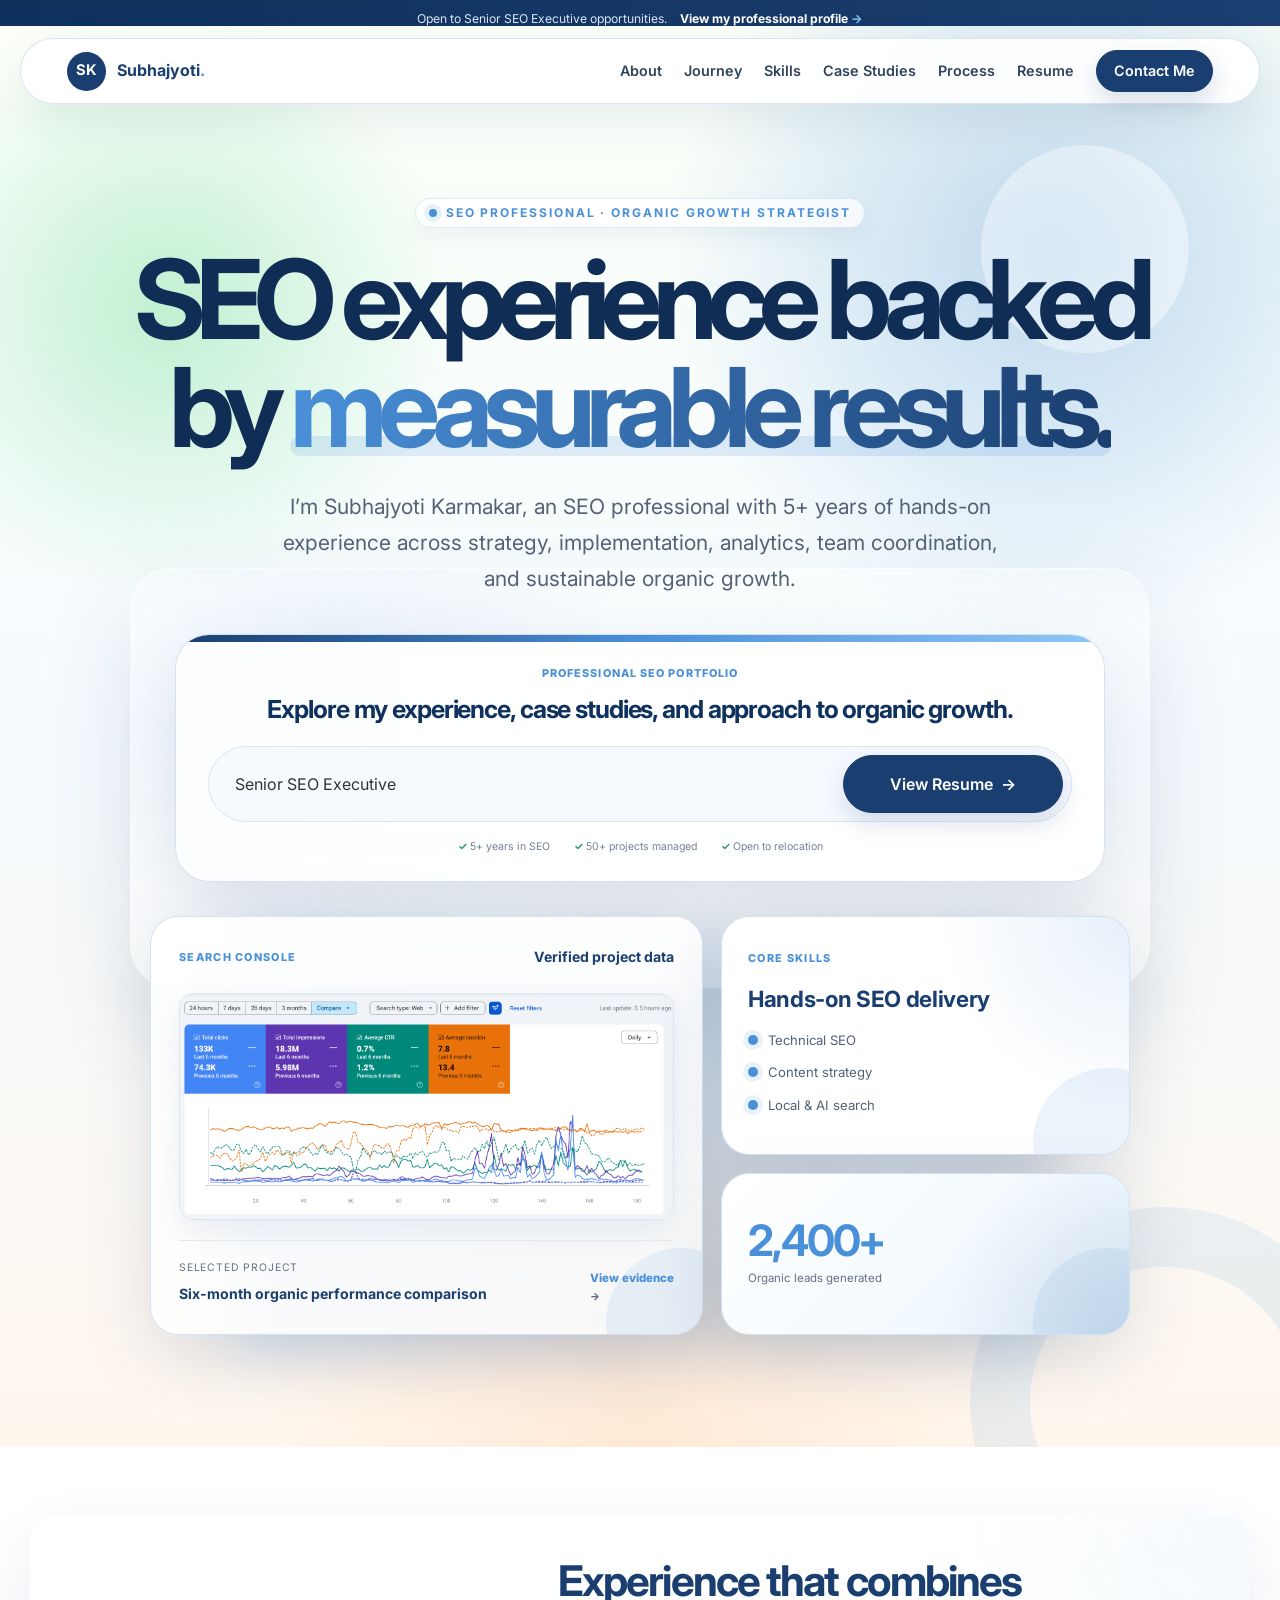
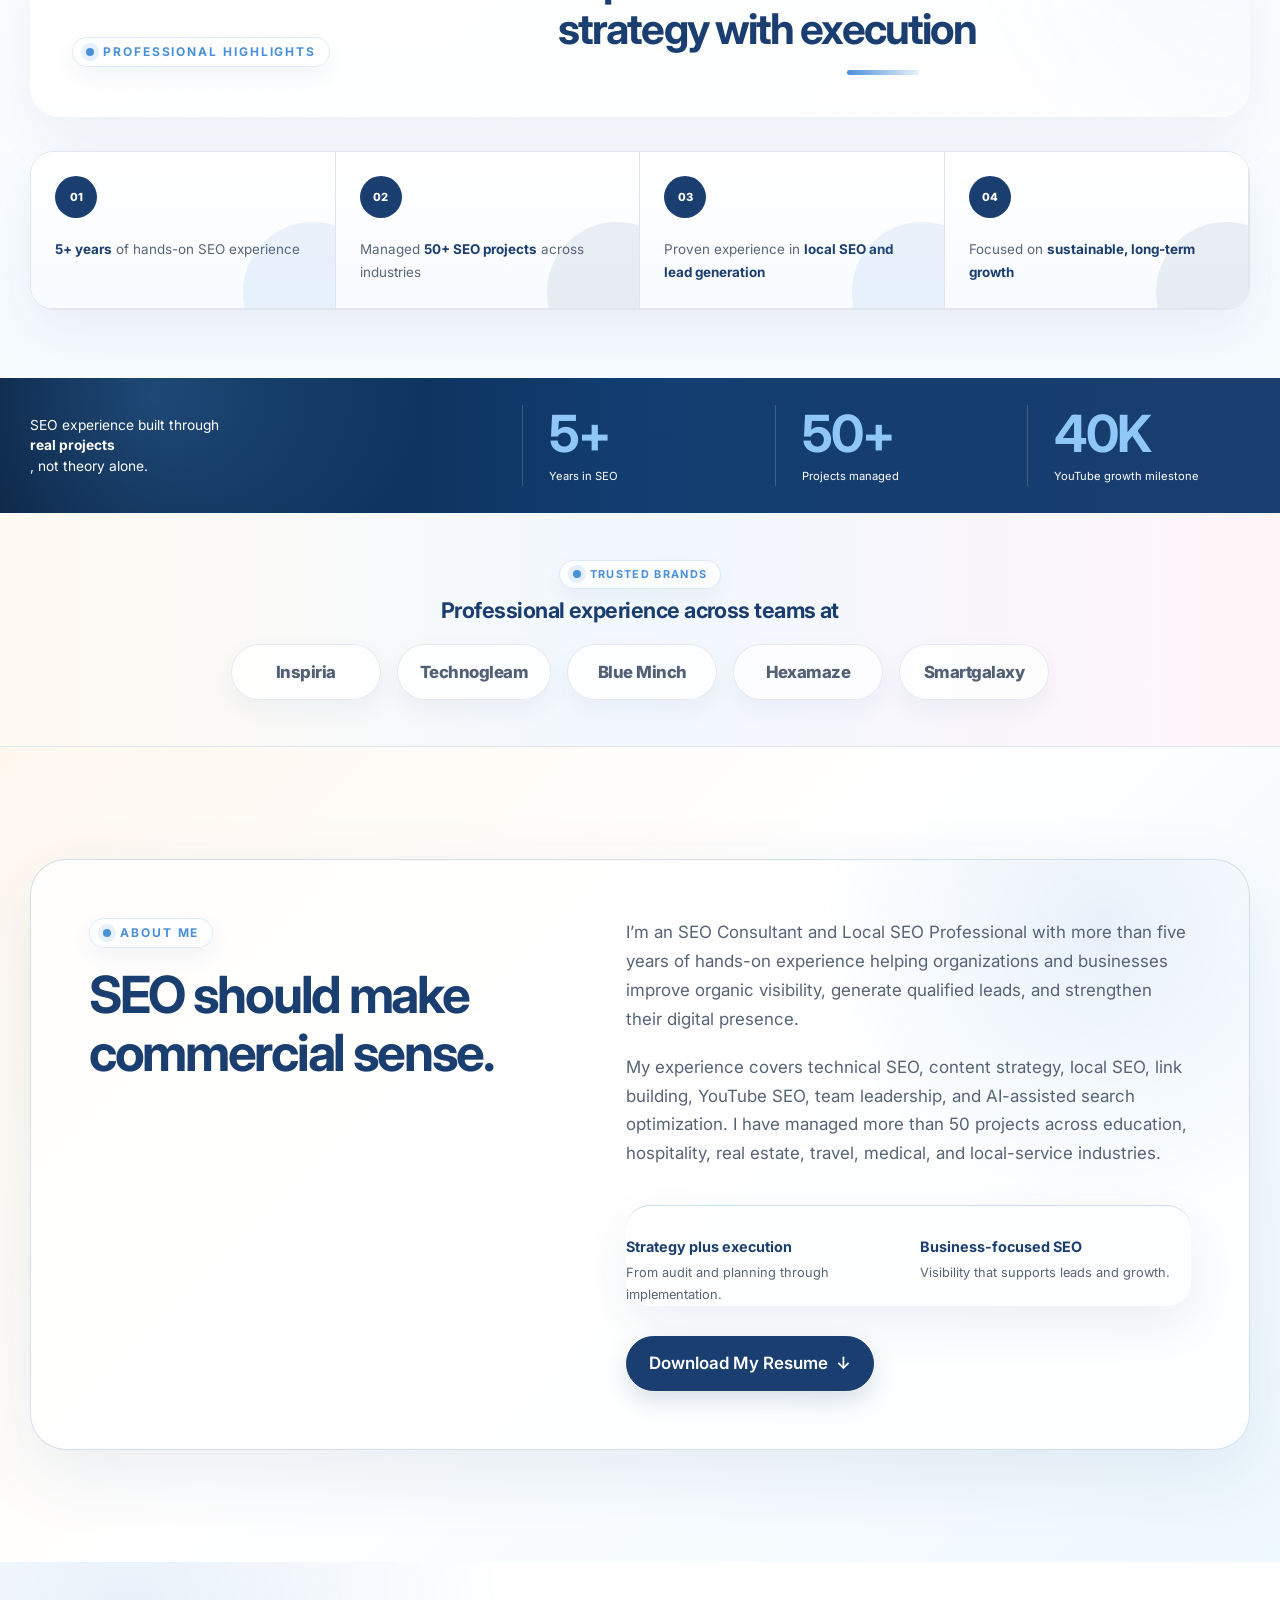
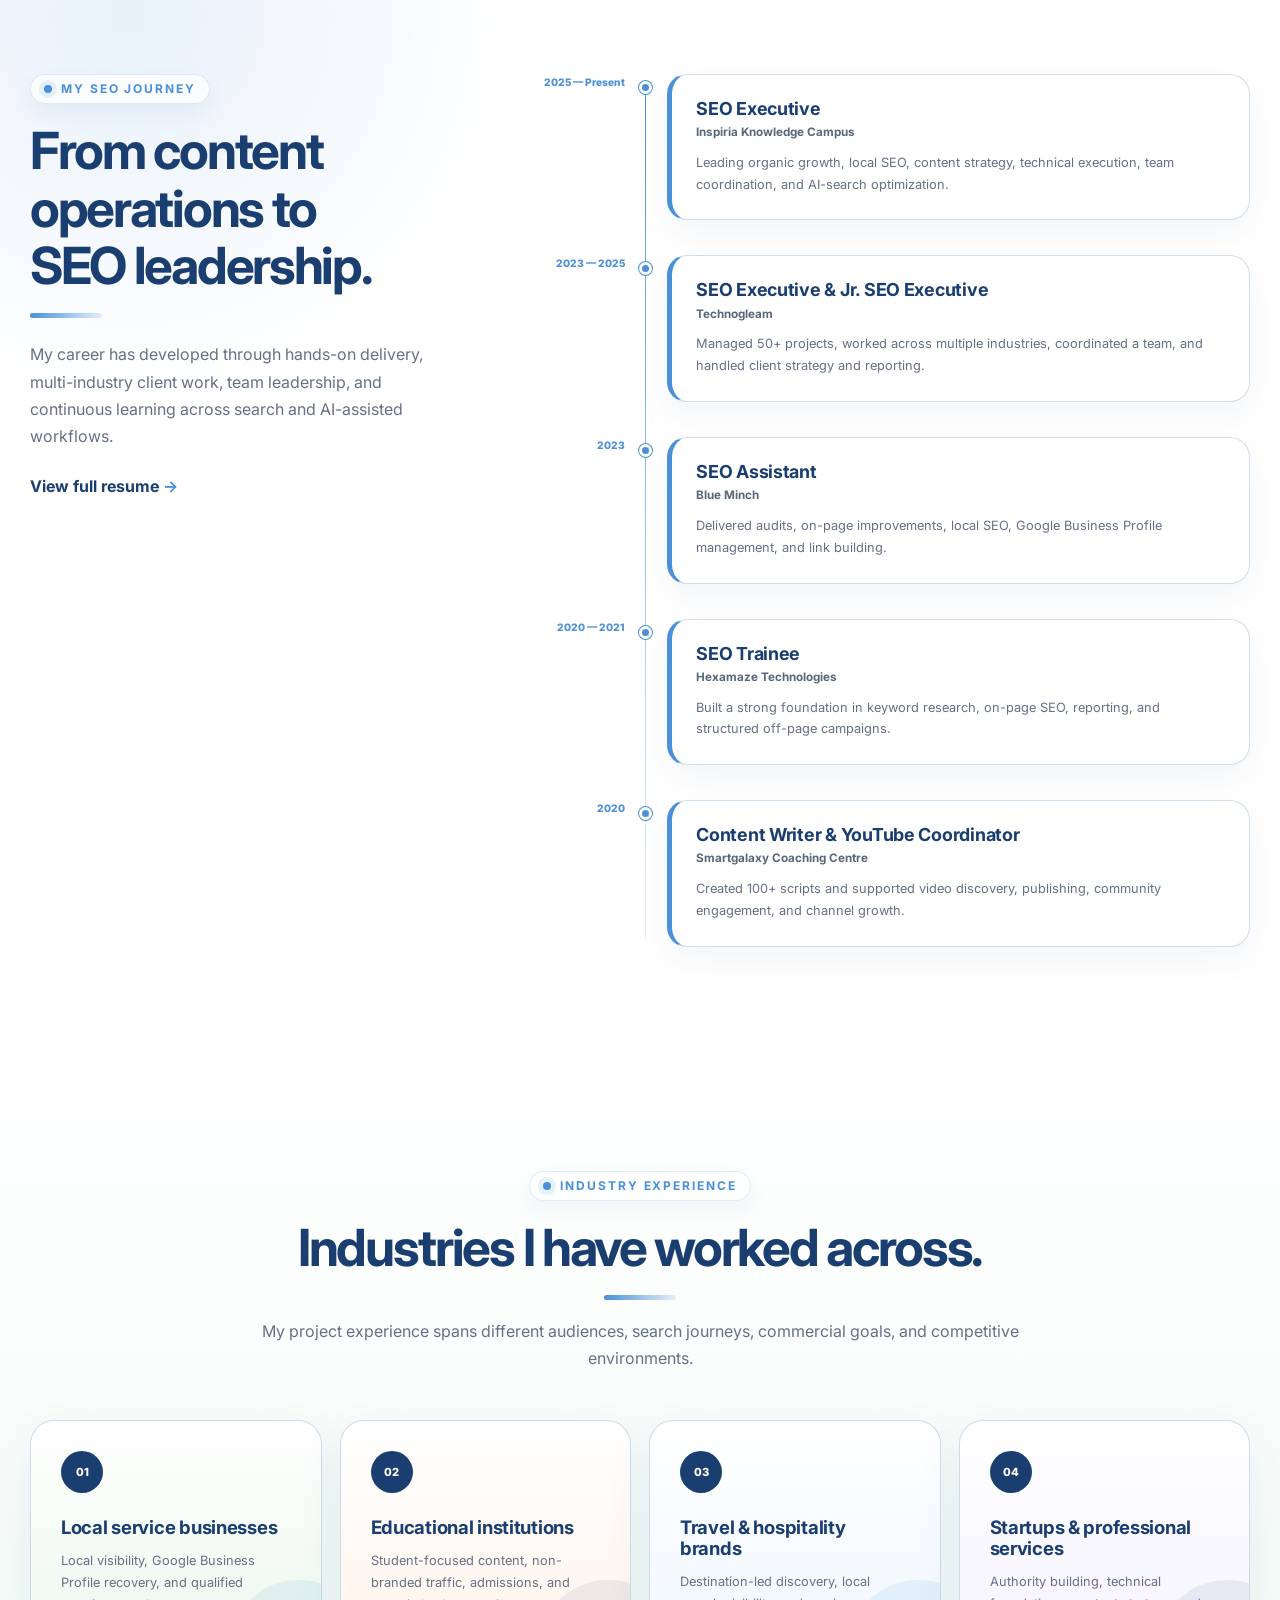
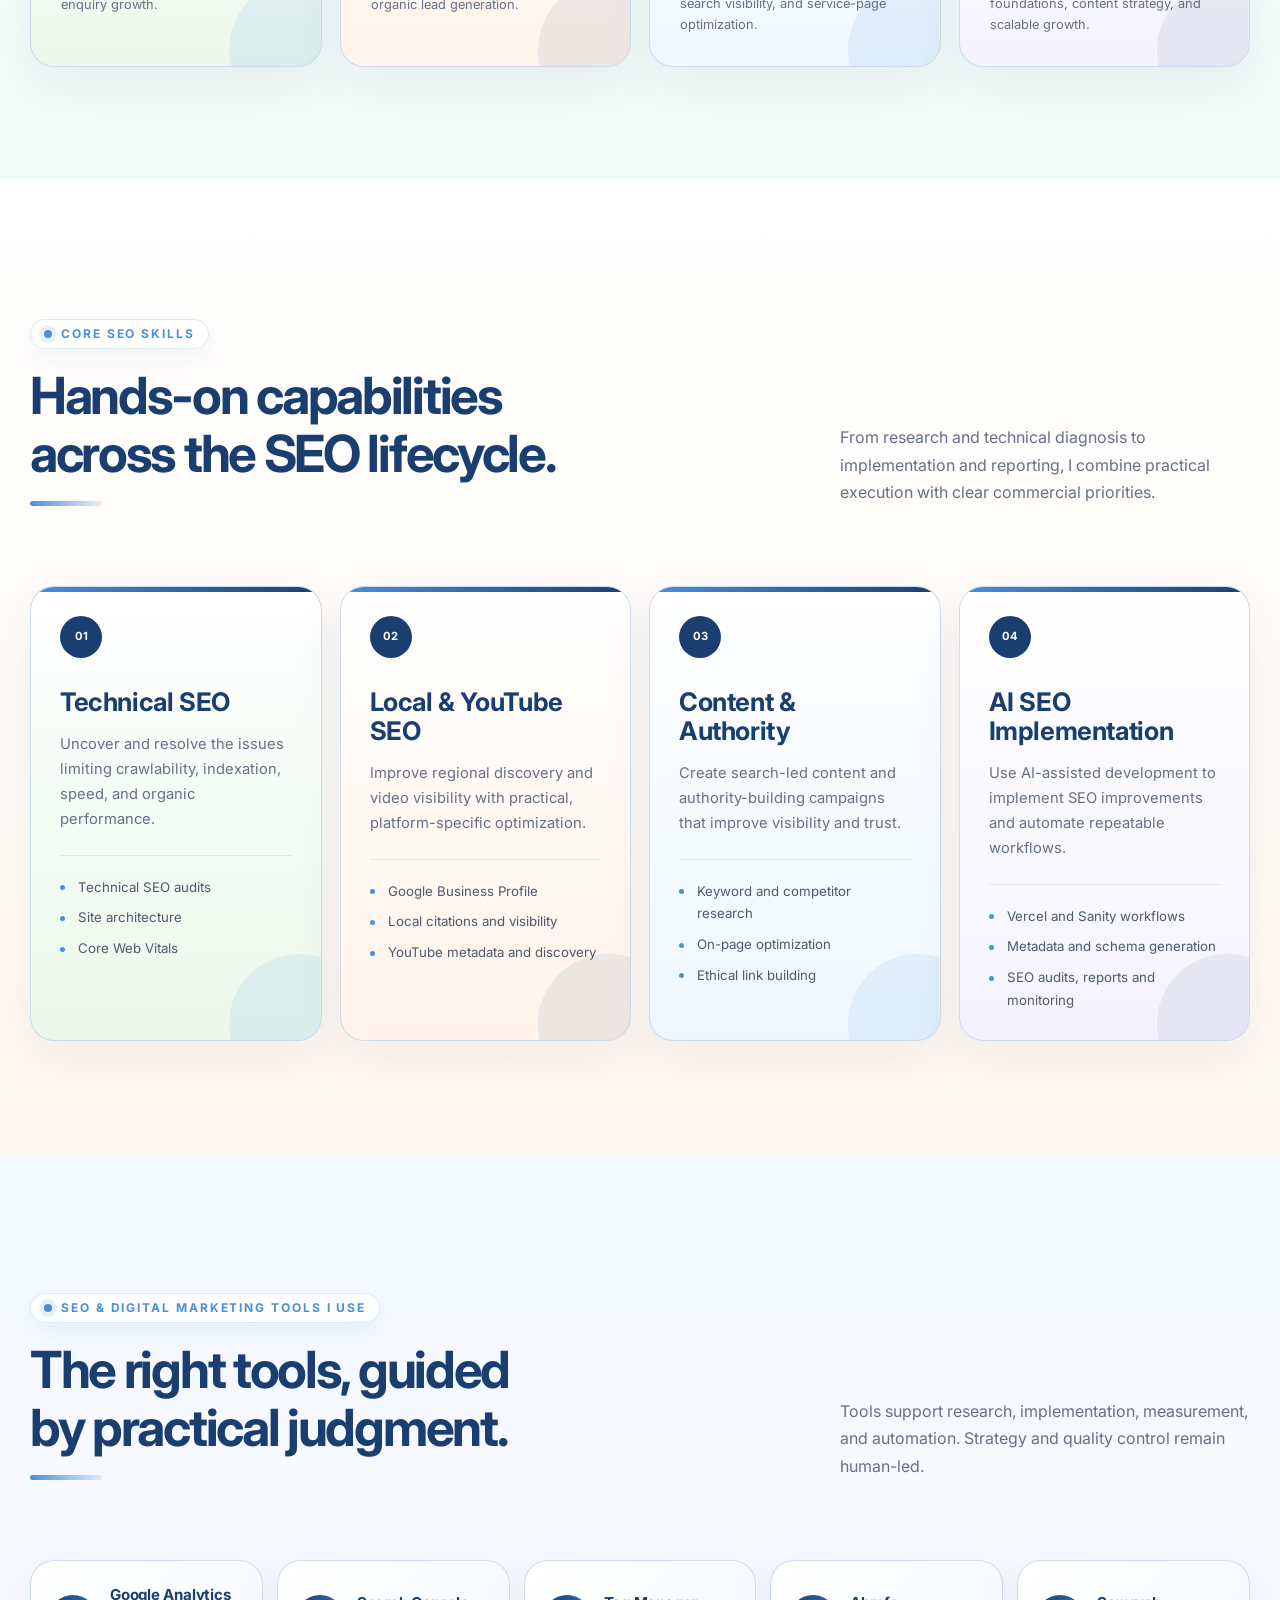
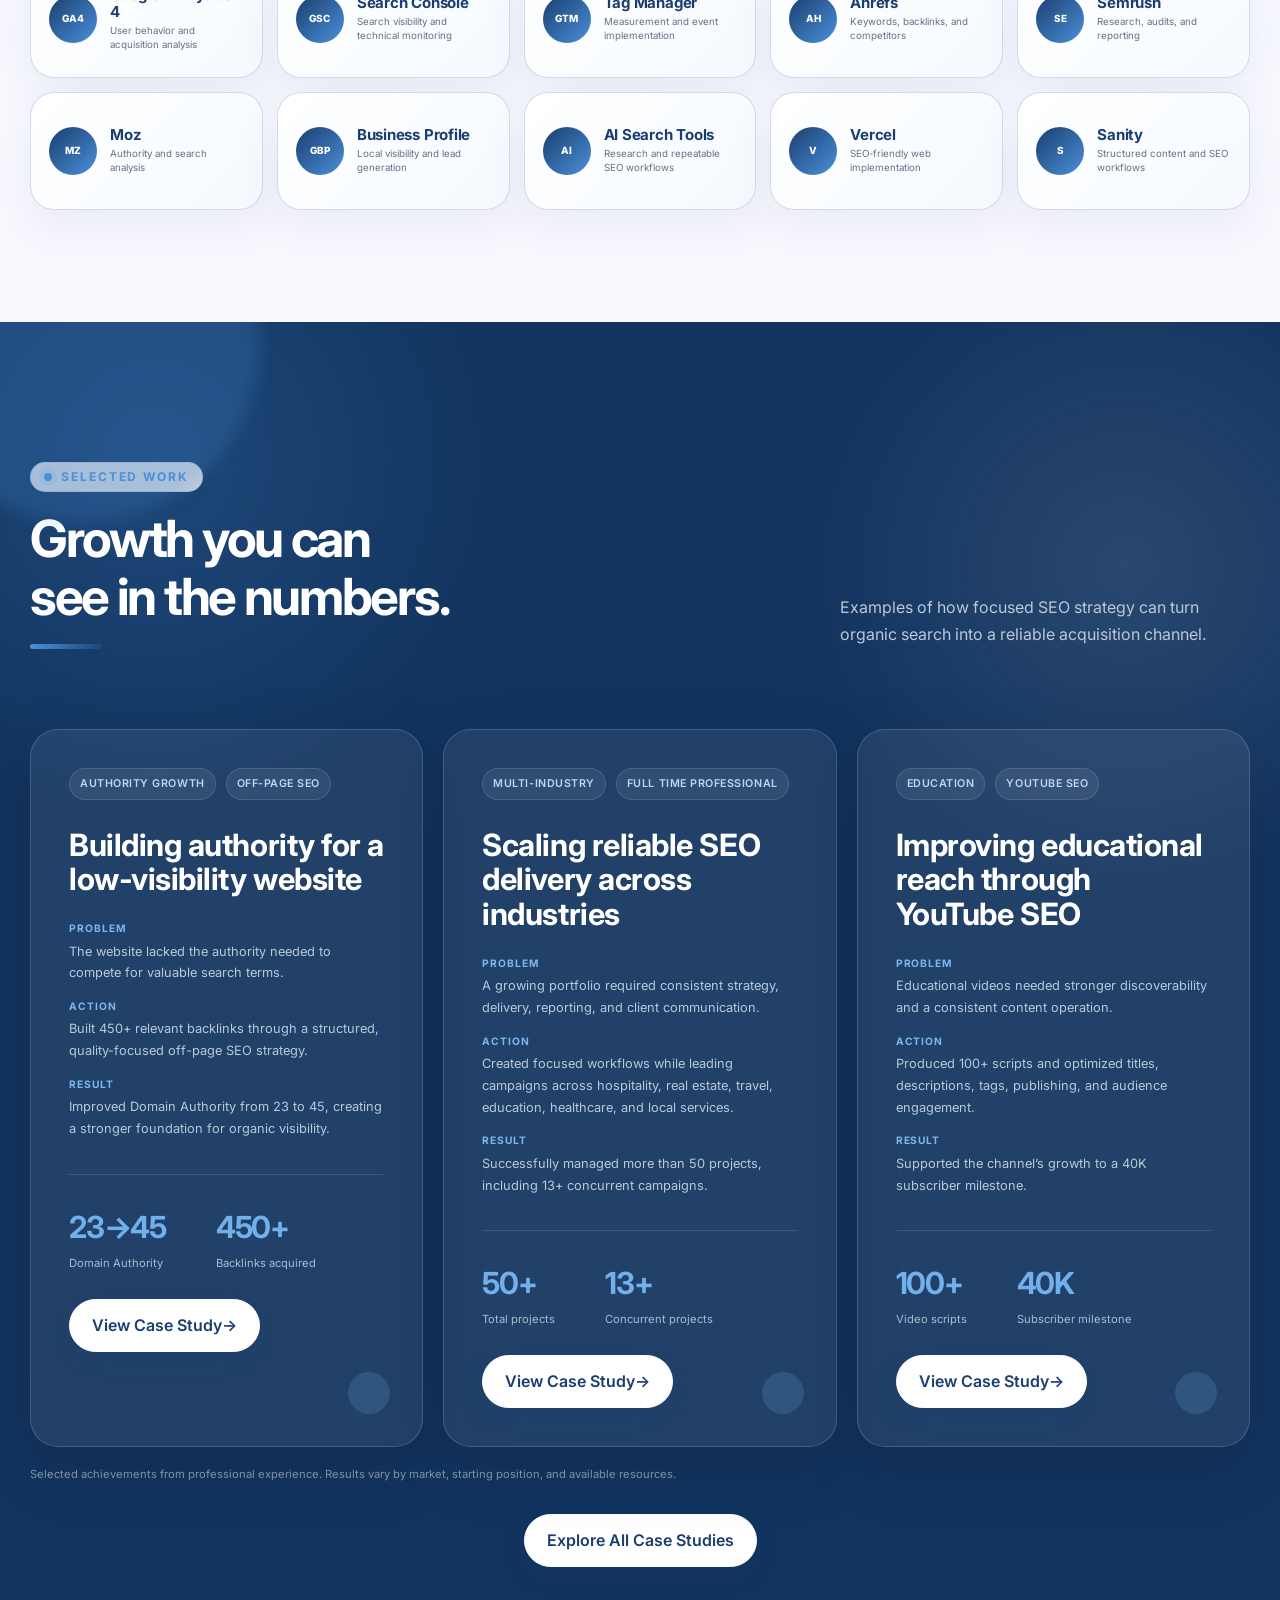
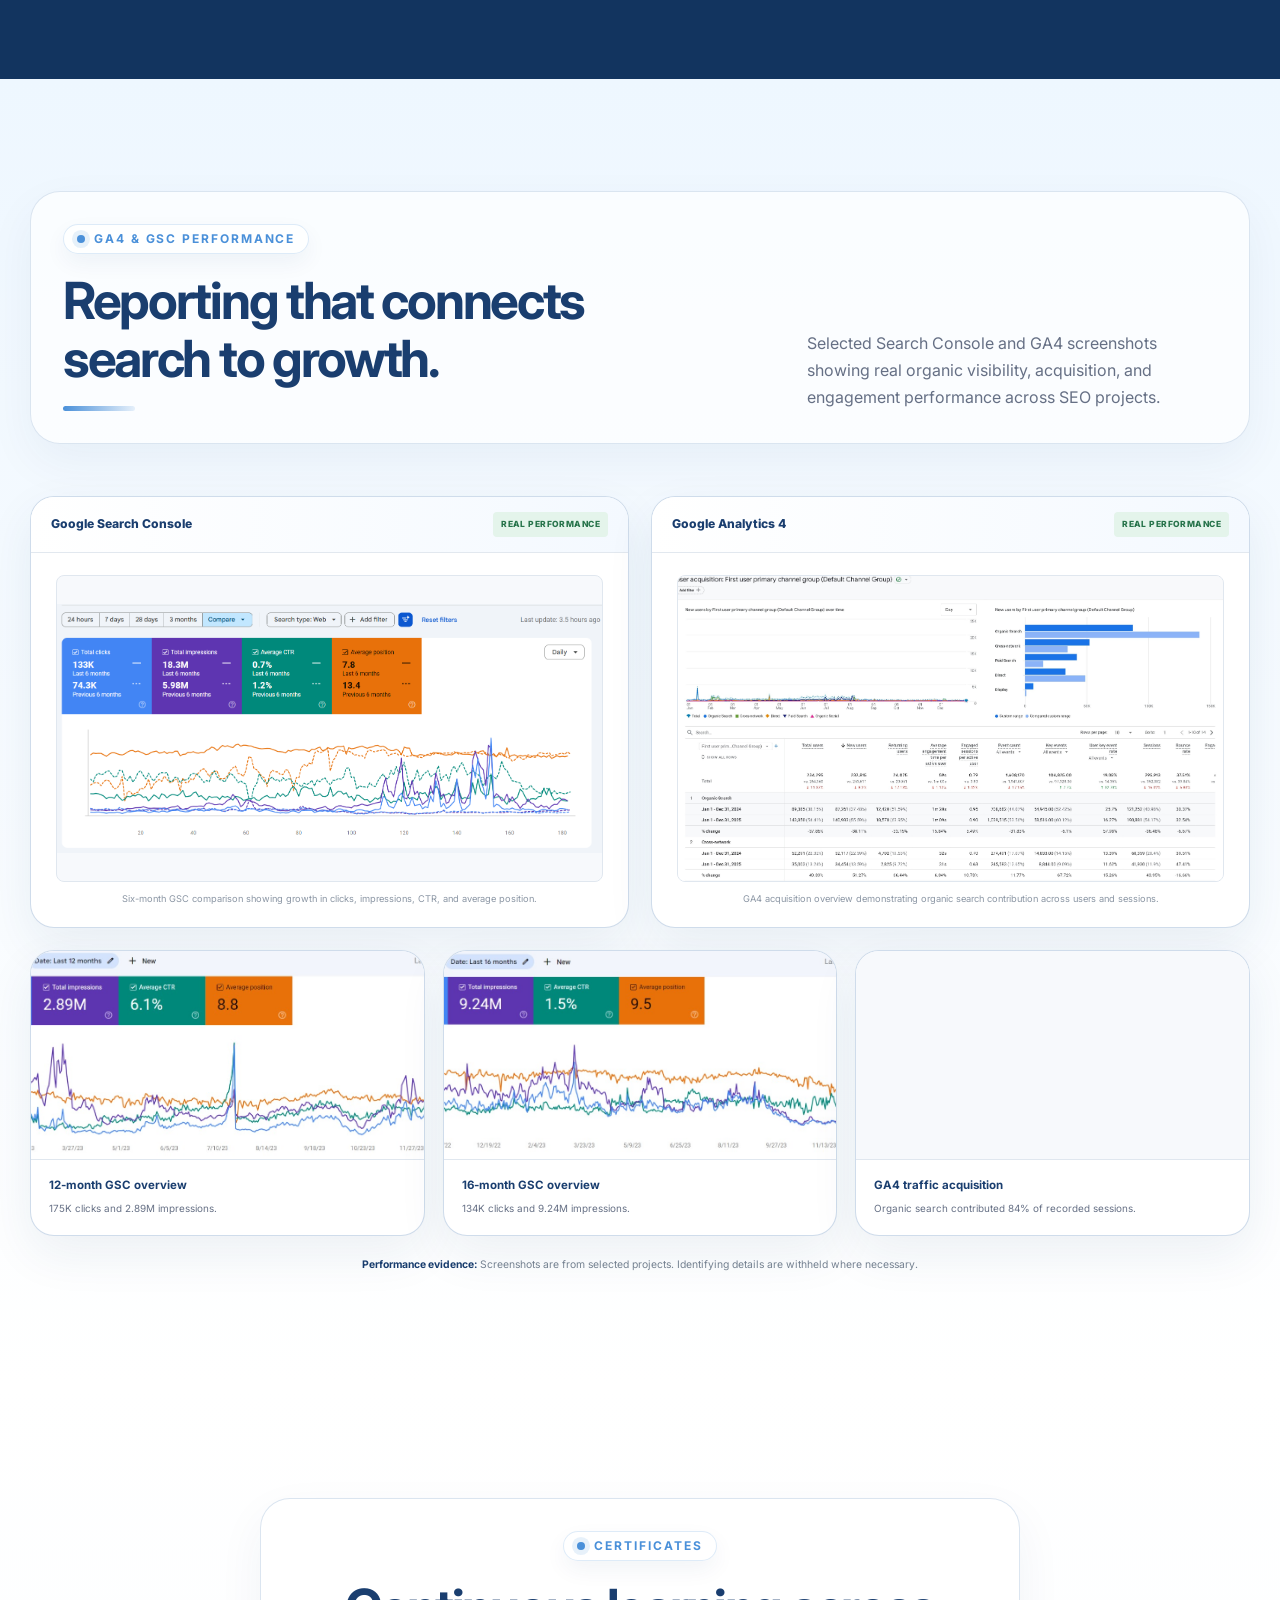
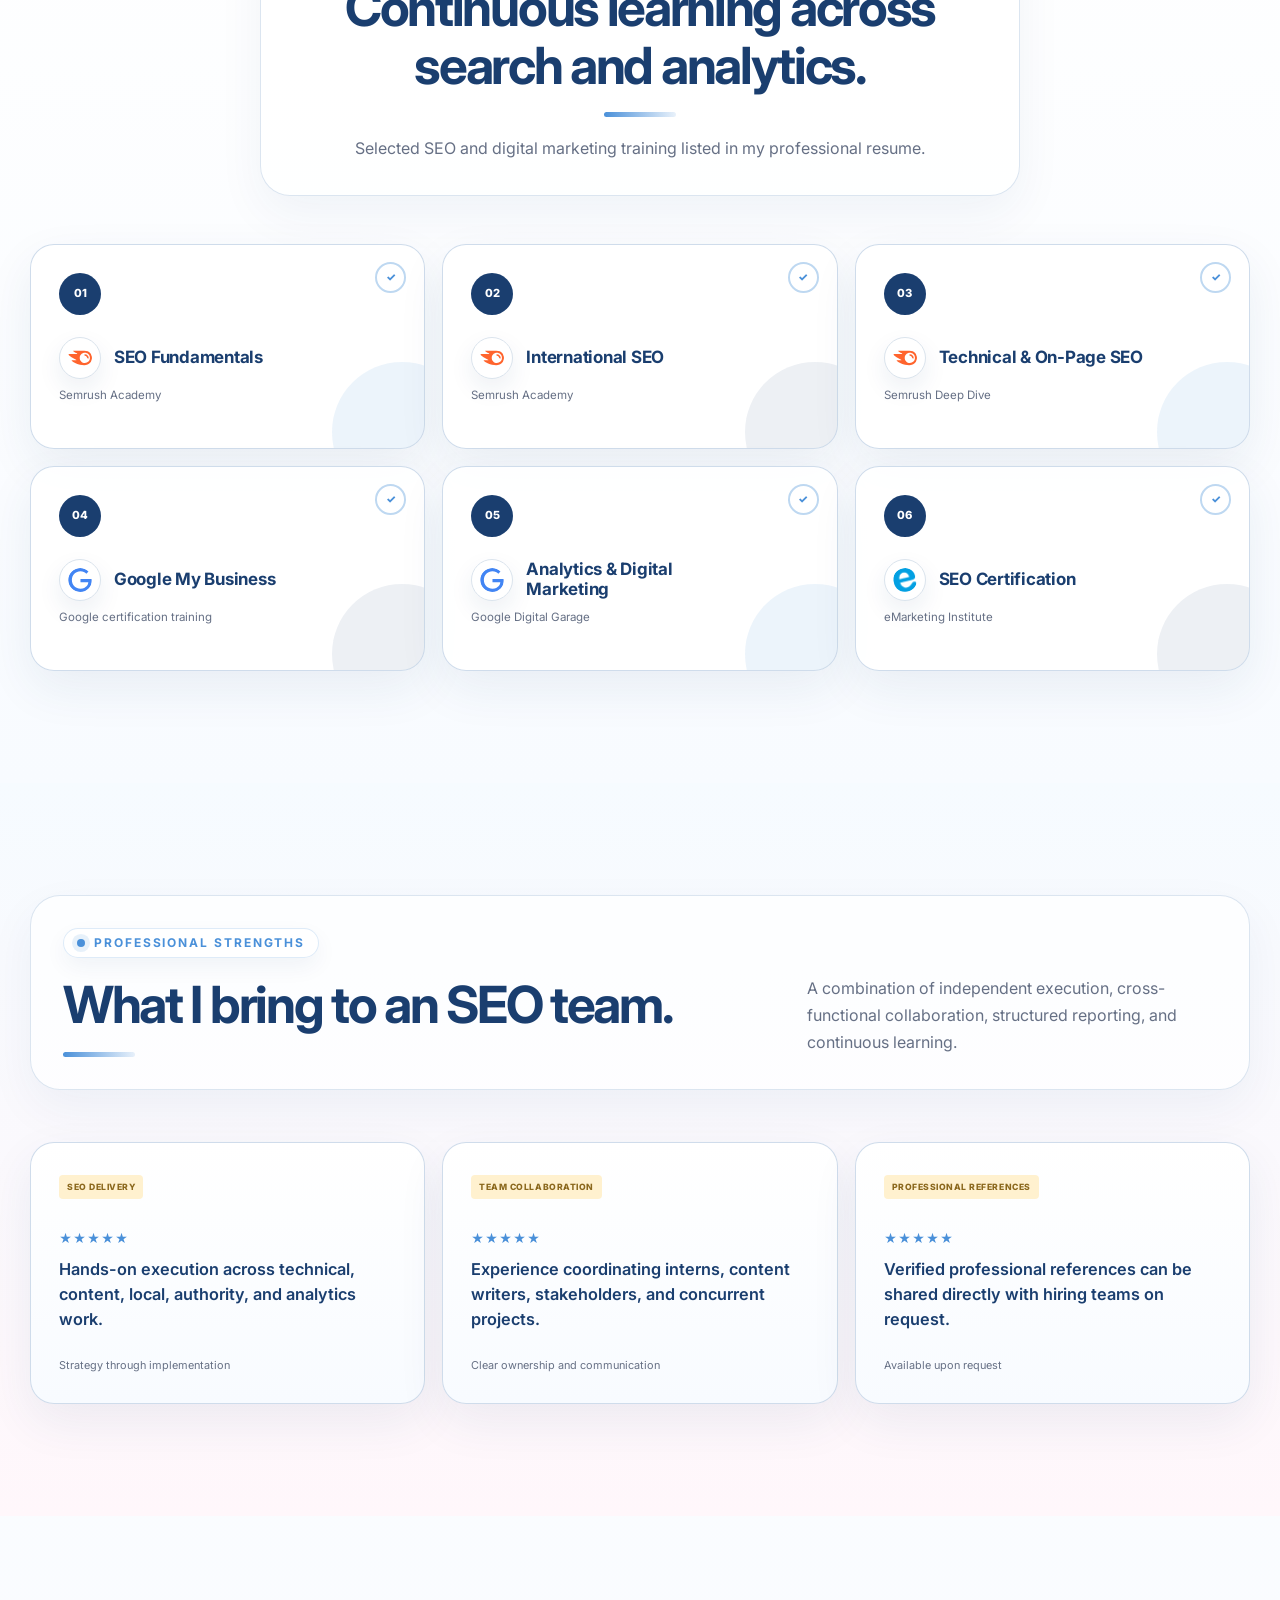
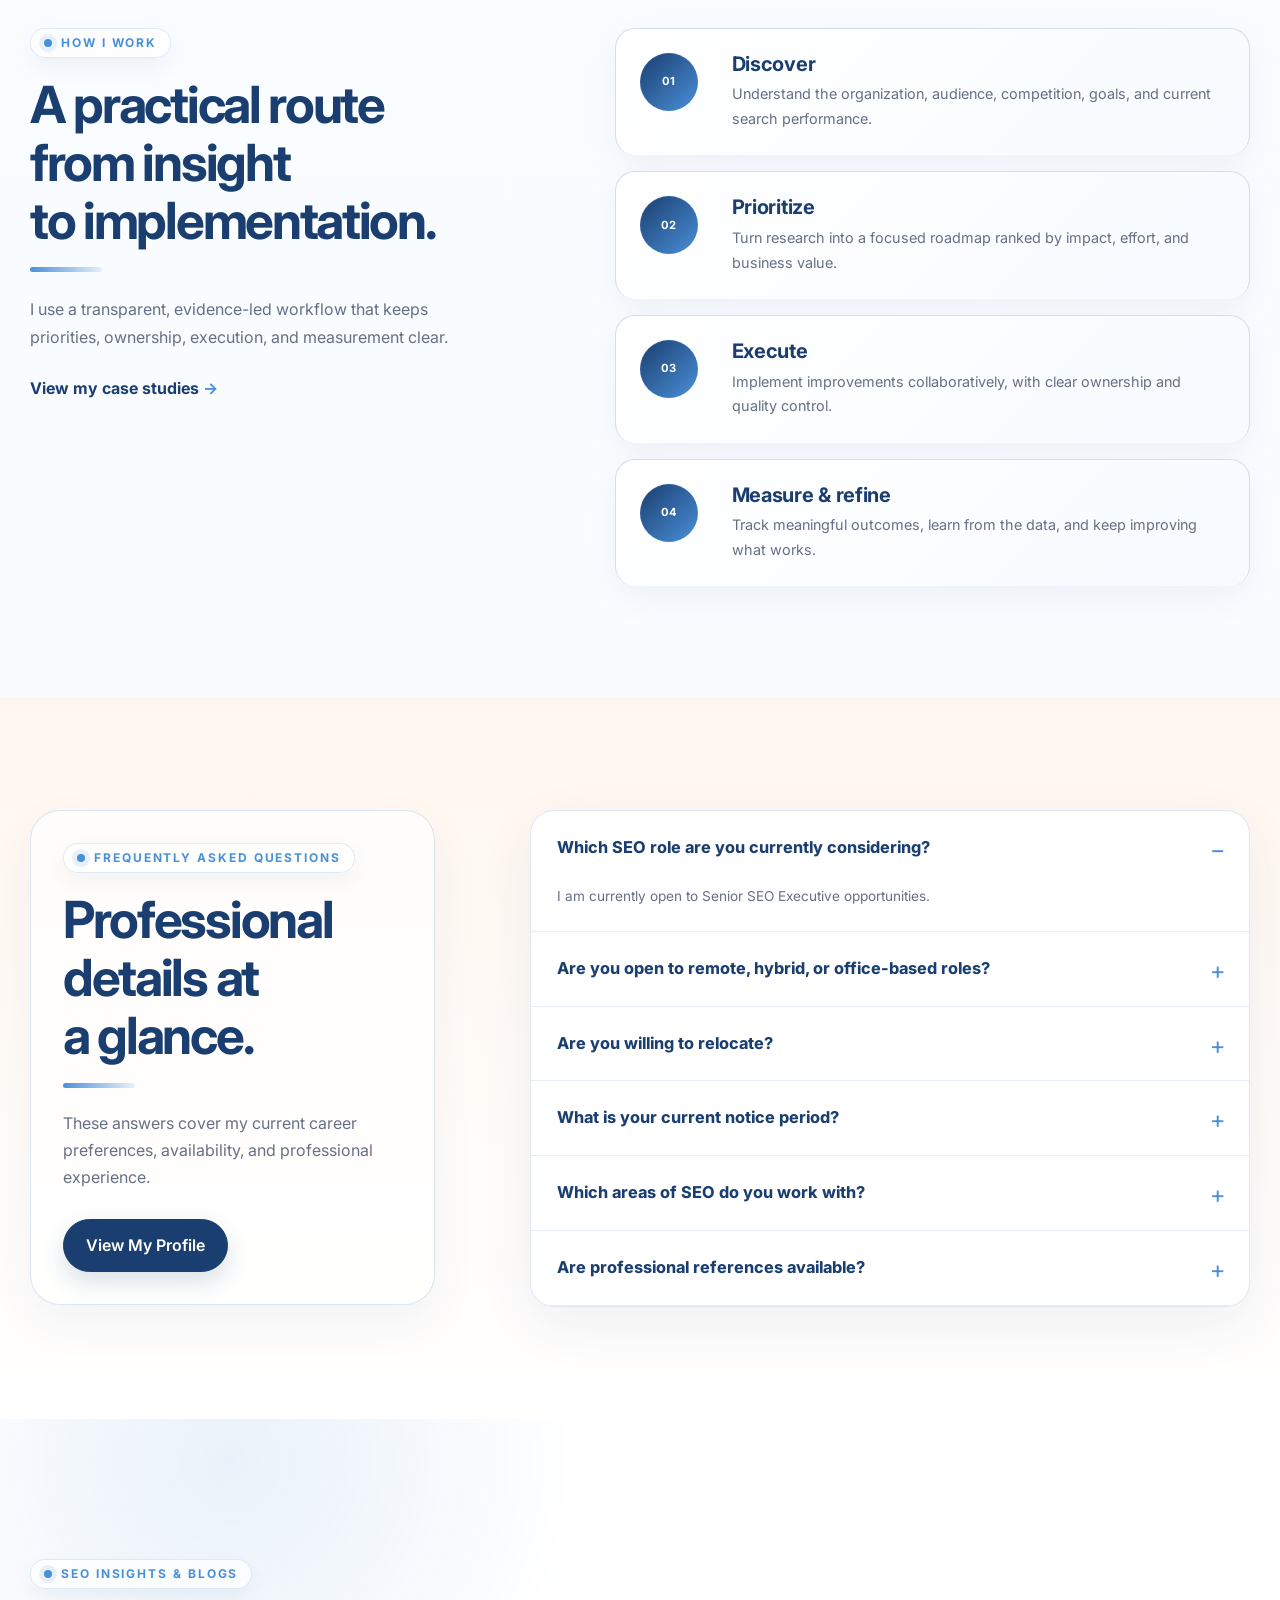
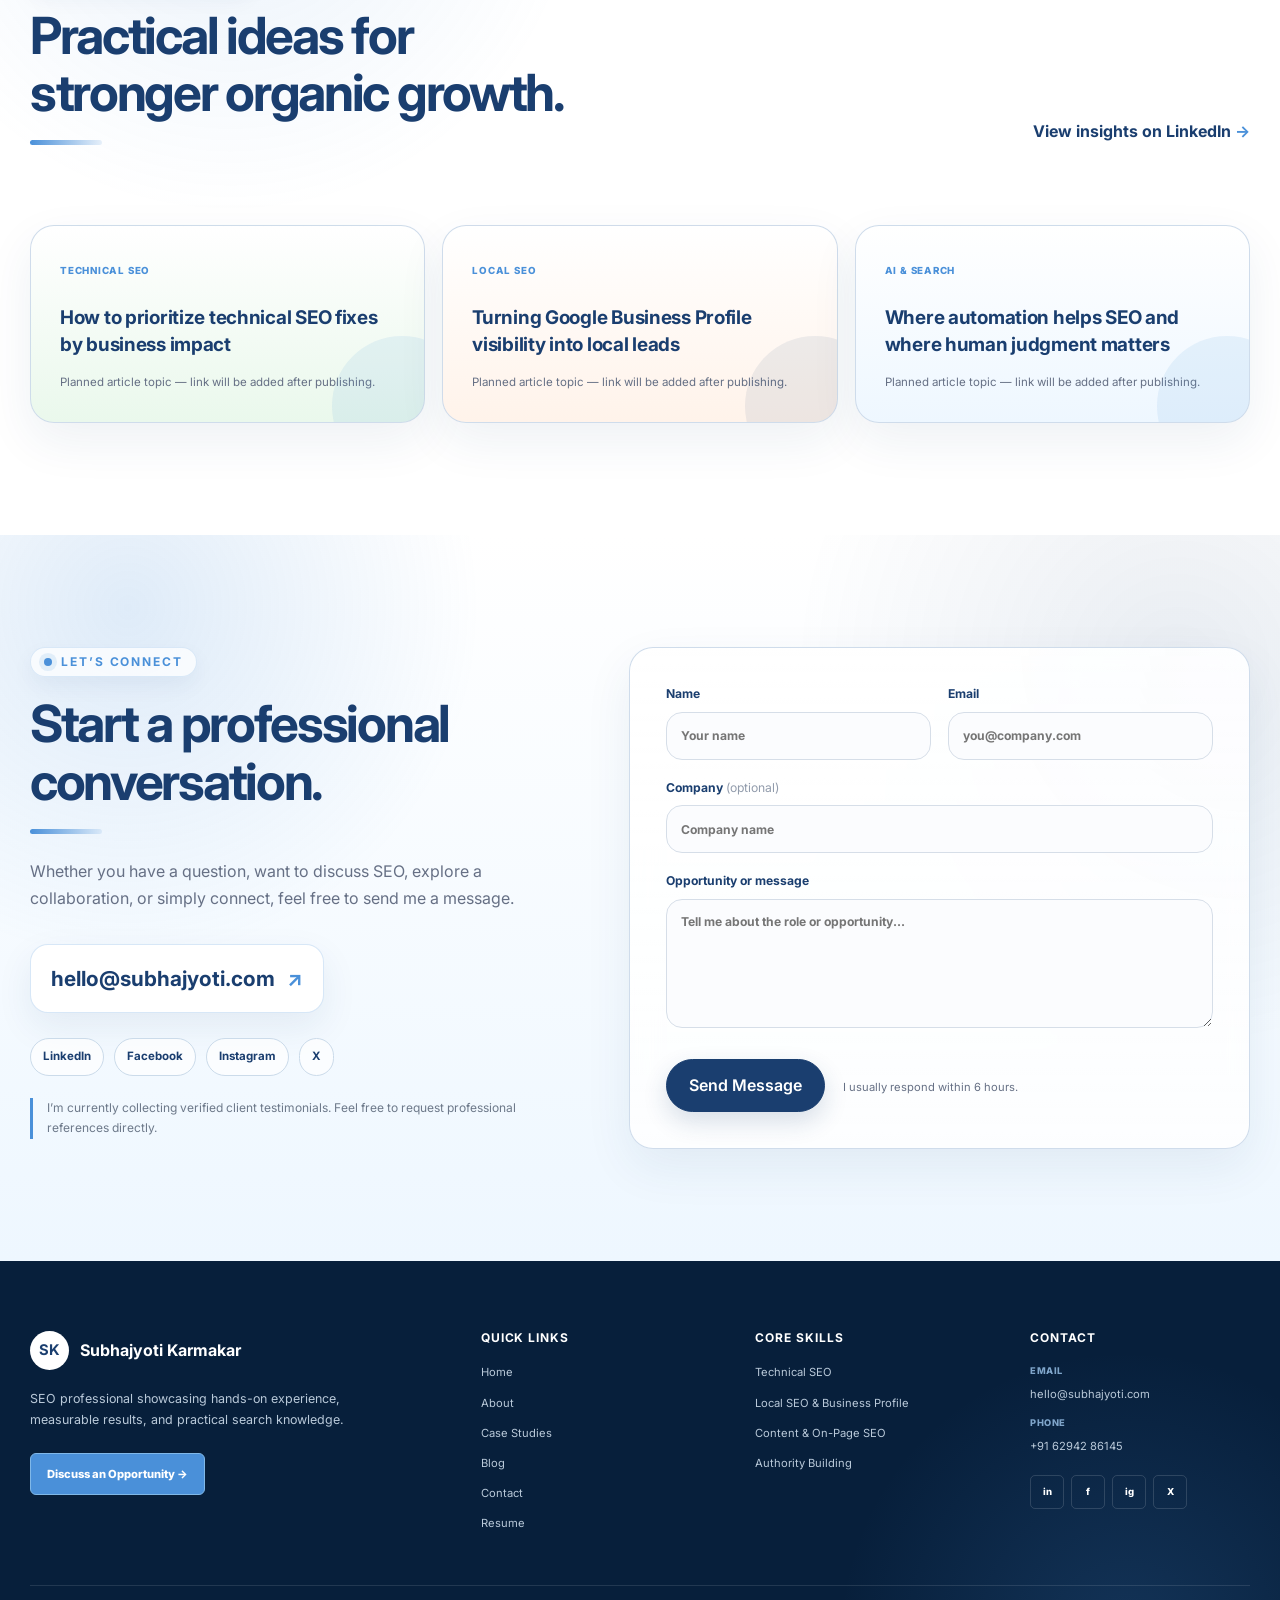
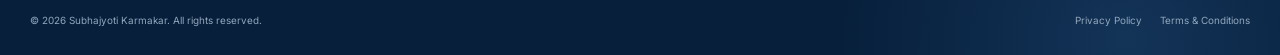
<file: index.html>
<!DOCTYPE html>
<html lang="en">
<head>
  <!-- Google Tag Manager -->
  <script>(function(w,d,s,l,i){w[l]=w[l]||[];w[l].push({'gtm.start':
  new Date().getTime(),event:'gtm.js'});var f=d.getElementsByTagName(s)[0],
  j=d.createElement(s),dl=l!='dataLayer'?'&l='+l:'';j.async=true;j.src=
  'https://www.googletagmanager.com/gtm.js?id='+i+dl;f.parentNode.insertBefore(j,f);
  })(window,document,'script','dataLayer','GTM-P25HCW2P');</script>
  <!-- End Google Tag Manager -->
  <meta charset="UTF-8">
  <meta name="viewport" content="width=device-width, initial-scale=1.0">
  <meta name="description" content="Explore the professional SEO portfolio of Subhajyoti Karmakar, featuring 5+ years of experience, measurable case studies, SEO skills, tools, certifications and career history.">
  <meta name="author" content="Subhajyoti Karmakar">
  <meta name="theme-color" content="#1A3E6F">

  <meta property="og:type" content="website">
  <meta property="og:title" content="Subhajyoti Karmakar | SEO Professional Portfolio">
  <meta property="og:description" content="SEO experience, skills, case studies and measurable organic growth results from Subhajyoti Karmakar.">

  <title>SEO Professional Portfolio | Subhajyoti Karmakar</title>

  <link rel="preconnect" href="https://fonts.googleapis.com">
  <link rel="preconnect" href="https://fonts.gstatic.com" crossorigin>
  <link href="https://fonts.googleapis.com/css2?family=Inter:wght@400;500;600;700&display=swap" rel="stylesheet">
  <link rel="stylesheet" href="assets/css/styles.css">
  <script src="assets/js/script.js" defer></script>

  <script type="application/ld+json">
    {
      "@context": "https://schema.org",
      "@type": "Person",
      "name": "Subhajyoti Karmakar",
      "jobTitle": "SEO Professional and Organic Growth Strategist",
      "email": "mailto:hello@subhajyoti.com",
      "sameAs": [
        "https://www.linkedin.com/in/subhajyoti-karmakar/",
        "https://www.facebook.com/subhajyotik0",
        "https://www.instagram.com/iamsubhajyoti/",
        "https://x.com/i_am_subhajyoti"
      ],
      "description": "SEO professional with more than five years of experience in technical SEO, local SEO, content strategy, link building, analytics and AI-assisted SEO implementation.",
      "knowsAbout": ["Technical SEO", "Local SEO", "Content Strategy", "Link Building", "YouTube SEO", "Vercel", "Sanity", "SEO Automation"]
    }
  </script>
  <script type="application/ld+json">
    {
      "@context": "https://schema.org",
      "@type": "FAQPage",
      "mainEntity": [
        {"@type":"Question","name":"Which SEO role are you currently considering?","acceptedAnswer":{"@type":"Answer","text":"I am currently open to Senior SEO Executive opportunities."}},
        {"@type":"Question","name":"Are you open to remote, hybrid, or office-based roles?","acceptedAnswer":{"@type":"Answer","text":"Yes. I am open to remote, hybrid, and office-based opportunities."}},
        {"@type":"Question","name":"Are you willing to relocate?","acceptedAnswer":{"@type":"Answer","text":"Yes, I am willing to relocate for the right professional opportunity."}},
        {"@type":"Question","name":"What is your notice period?","acceptedAnswer":{"@type":"Answer","text":"My current notice period is three months."}},
        {"@type":"Question","name":"Which areas of SEO do you work with?","acceptedAnswer":{"@type":"Answer","text":"My experience includes technical SEO, local SEO, on-page optimization, content strategy, link building, YouTube SEO, analytics, reporting, and AI-assisted implementation."}},
        {"@type":"Question","name":"Are professional references available?","acceptedAnswer":{"@type":"Answer","text":"Yes. Professional references can be shared directly with hiring teams on request."}}
      ]
    }
  </script>
</head>
<body>
  <!-- Google Tag Manager (noscript) -->
  <noscript><iframe src="https://www.googletagmanager.com/ns.html?id=GTM-P25HCW2P"
  height="0" width="0" style="display:none;visibility:hidden"></iframe></noscript>
  <!-- End Google Tag Manager (noscript) -->
  <a class="skip-link" href="#main-content">Skip to main content</a>

  <div class="announcement">
    <div class="container announcement-inner">
      <span>Open to Senior SEO Executive opportunities.</span>
      <a href="pages/about.html">View my professional profile <span aria-hidden="true">&rarr;</span></a>
    </div>
  </div>

  <header class="site-header" id="top">
    <div class="container nav-wrap">
      <a class="brand" href="#top" aria-label="Subhajyoti Karmakar, home">
        <span class="brand-mark" aria-hidden="true">SK</span>
        <span>Subhajyoti<span class="brand-dot">.</span></span>
      </a>

      <button class="menu-toggle" type="button" aria-expanded="false" aria-controls="primary-nav" aria-label="Open navigation menu">
        <span></span><span></span><span></span>
      </button>

      <nav class="primary-nav" id="primary-nav" aria-label="Primary navigation">
        <a href="pages/about.html">About</a>
        <a href="#journey">Journey</a>
        <a href="#services">Skills</a>
        <a href="pages/case-studies.html">Case Studies</a>
        <a href="#process">Process</a>
        <a href="assets/documents/subhajyoti-karmakar-resume.pdf" target="_blank">Resume</a>
        <a class="button button-small" href="pages/contact.html">Contact Me</a>
      </nav>
    </div>
  </header>

  <main id="main-content">
    <section class="hero section" id="audit" aria-labelledby="hero-title">
      <div class="container hero-grid">
        <div class="hero-copy">
          <p class="eyebrow hero-eyebrow">SEO Professional &middot; Organic Growth Strategist</p>
          <h1 id="hero-title">SEO experience backed by <span>measurable results.</span></h1>
          <p class="hero-text">I&rsquo;m Subhajyoti Karmakar, an SEO professional with 5+ years of hands-on experience across strategy, implementation, analytics, team coordination, and sustainable organic growth.</p>
        </div>

        <aside class="audit-card" aria-label="Professional portfolio overview">
          <span class="audit-kicker">Professional SEO portfolio</span>
          <h2>Explore my experience, case studies, and approach to organic growth.</h2>
          <div class="audit-form">
            <label class="sr-only" for="target-role">Target roles</label>
            <input id="target-role" type="text" value="Senior SEO Executive" readonly>
            <a class="button" href="assets/documents/subhajyoti-karmakar-resume.pdf" target="_blank">View Resume <span aria-hidden="true">&rarr;</span></a>
          </div>
          <div class="audit-points">
            <span><i aria-hidden="true">&check;</i> 5+ years in SEO</span>
            <span><i aria-hidden="true">&check;</i> 50+ projects managed</span>
            <span><i aria-hidden="true">&check;</i> Open to relocation</span>
          </div>
        </aside>

        <div class="hero-dashboard" aria-label="SEO growth dashboard preview">
          <div class="dashboard-panel dashboard-search">
            <div class="dashboard-topline">
              <span>Search Console</span>
              <strong>Verified project data</strong>
            </div>
            <a class="dashboard-evidence" href="assets/images/performance/gsc-six-month-performance-comparison.png" target="_blank" rel="noopener" aria-label="View the complete Search Console performance screenshot">
              <img src="assets/images/performance/gsc-six-month-performance-comparison.png" width="1455" height="664" alt="Search Console comparison showing 133K clicks and 18.3M impressions during the latest six months">
            </a>
            <div class="dashboard-evidence-footer">
              <div><span>Selected project</span><strong>Six-month organic performance comparison</strong></div>
              <a href="#performance">View evidence <span aria-hidden="true">&rarr;</span></a>
            </div>
          </div>
          <div class="dashboard-panel dashboard-audit">
            <span class="dashboard-badge">Core skills</span>
            <h3>Hands-on SEO delivery</h3>
            <ul>
              <li><span></span> Technical SEO</li>
              <li><span></span> Content strategy</li>
              <li><span></span> Local &amp; AI search</li>
            </ul>
          </div>
          <div class="dashboard-panel dashboard-leads">
            <strong>2,400+</strong>
            <span>Organic leads generated</span>
          </div>
        </div>
      </div>
    </section>

    <section class="trust-highlight" aria-labelledby="trust-title">
      <div class="container">
        <div class="trust-heading">
          <p class="eyebrow">Professional highlights</p>
          <h2 id="trust-title">Experience that combines strategy with execution</h2>
        </div>
        <div class="trust-grid">
          <article><span>01</span><p><strong>5+ years</strong> of hands-on SEO experience</p></article>
          <article><span>02</span><p>Managed <strong>50+ SEO projects</strong> across industries</p></article>
          <article><span>03</span><p>Proven experience in <strong>local SEO and lead generation</strong></p></article>
          <article><span>04</span><p>Focused on <strong>sustainable, long-term growth</strong></p></article>
        </div>
      </div>
    </section>

    <section class="proof-strip" aria-label="SEO highlights">
      <div class="container proof-grid">
        <p>SEO experience built through <strong>real projects</strong>, not theory alone.</p>
        <div><strong>5+</strong><span>Years in SEO</span></div>
        <div><strong>50+</strong><span>Projects managed</span></div>
        <div><strong>40K</strong><span>YouTube growth milestone</span></div>
      </div>
    </section>

    <section class="brand-strip" aria-labelledby="brands-title">
      <div class="container">
        <p class="eyebrow">Trusted brands</p>
        <h2 id="brands-title">Professional experience across teams at</h2>
        <div class="brand-list" aria-label="Previous workplaces">
          <span>Inspiria</span>
          <span>Technogleam</span>
          <span>Blue Minch</span>
          <span>Hexamaze</span>
          <span>Smartgalaxy</span>
        </div>
      </div>
    </section>

    <section class="section section-muted" id="about" aria-labelledby="about-title">
      <div class="container split-grid">
        <div>
          <p class="eyebrow">About me</p>
          <h2 id="about-title">SEO should make commercial sense.</h2>
        </div>
        <div class="about-copy">
          <p>I&rsquo;m an SEO Consultant and Local SEO Professional with more than five years of hands-on experience helping organizations and businesses improve organic visibility, generate qualified leads, and strengthen their digital presence.</p>
          <p>My experience covers technical SEO, content strategy, local SEO, link building, YouTube SEO, team leadership, and AI-assisted search optimization. I have managed more than 50 projects across education, hospitality, real estate, travel, medical, and local-service industries.</p>
          <div class="principles">
            <div><strong>Strategy plus execution</strong><span>From audit and planning through implementation.</span></div>
            <div><strong>Business-focused SEO</strong><span>Visibility that supports leads and growth.</span></div>
          </div>
          <a class="button resume-button" href="assets/documents/subhajyoti-karmakar-resume.pdf" download>Download My Resume <span aria-hidden="true">&darr;</span></a>
        </div>
      </div>
    </section>

    <section class="section journey-section" id="journey" aria-labelledby="journey-title">
      <div class="container journey-layout">
        <div class="journey-intro">
          <p class="eyebrow">My SEO journey</p>
          <h2 id="journey-title">From content operations to SEO leadership.</h2>
          <p>My career has developed through hands-on delivery, multi-industry client work, team leadership, and continuous learning across search and AI-assisted workflows.</p>
          <a class="text-link" href="assets/documents/subhajyoti-karmakar-resume.pdf" target="_blank">View full resume <span aria-hidden="true">&rarr;</span></a>
        </div>
        <ol class="journey-timeline">
          <li><time>2025 &mdash; Present</time><div><h3>SEO Executive</h3><strong>Inspiria Knowledge Campus</strong><p>Leading organic growth, local SEO, content strategy, technical execution, team coordination, and AI-search optimization.</p></div></li>
          <li><time>2023 &mdash; 2025</time><div><h3>SEO Executive &amp; Jr. SEO Executive</h3><strong>Technogleam</strong><p>Managed 50+ projects, worked across multiple industries, coordinated a team, and handled client strategy and reporting.</p></div></li>
          <li><time>2023</time><div><h3>SEO Assistant</h3><strong>Blue Minch</strong><p>Delivered audits, on-page improvements, local SEO, Google Business Profile management, and link building.</p></div></li>
          <li><time>2020 &mdash; 2021</time><div><h3>SEO Trainee</h3><strong>Hexamaze Technologies</strong><p>Built a strong foundation in keyword research, on-page SEO, reporting, and structured off-page campaigns.</p></div></li>
          <li><time>2020</time><div><h3>Content Writer &amp; YouTube Coordinator</h3><strong>Smartgalaxy Coaching Centre</strong><p>Created 100+ scripts and supported video discovery, publishing, community engagement, and channel growth.</p></div></li>
        </ol>
      </div>
    </section>

    <section class="section clients-section" id="clients" aria-labelledby="clients-title">
      <div class="container">
        <div class="center-heading clients-heading">
          <p class="eyebrow">Industry experience</p>
          <h2 id="clients-title">Industries I have worked across.</h2>
          <p>My project experience spans different audiences, search journeys, commercial goals, and competitive environments.</p>
        </div>
        <div class="client-grid">
          <article><span>01</span><h3>Local service businesses</h3><p>Local visibility, Google Business Profile recovery, and qualified enquiry growth.</p></article>
          <article><span>02</span><h3>Educational institutions</h3><p>Student-focused content, non-branded traffic, admissions, and organic lead generation.</p></article>
          <article><span>03</span><h3>Travel &amp; hospitality brands</h3><p>Destination-led discovery, local search visibility, and service-page optimization.</p></article>
          <article><span>04</span><h3>Startups &amp; professional services</h3><p>Authority building, technical foundations, content strategy, and scalable growth.</p></article>
        </div>
      </div>
    </section>

    <section class="section" id="services" aria-labelledby="services-title">
      <div class="container">
        <div class="section-heading">
          <div>
            <p class="eyebrow">Core SEO skills</p>
            <h2 id="services-title">Hands-on capabilities across the SEO lifecycle.</h2>
          </div>
          <p>From research and technical diagnosis to implementation and reporting, I combine practical execution with clear commercial priorities.</p>
        </div>

        <div class="service-grid">
          <article class="service-card">
            <span class="card-number">01</span>
            <h3>Technical SEO</h3>
            <p>Uncover and resolve the issues limiting crawlability, indexation, speed, and organic performance.</p>
            <ul>
              <li>Technical SEO audits</li>
              <li>Site architecture</li>
              <li>Core Web Vitals</li>
            </ul>
          </article>
          <article class="service-card">
            <span class="card-number">02</span>
            <h3>Local &amp; YouTube SEO</h3>
            <p>Improve regional discovery and video visibility with practical, platform-specific optimization.</p>
            <ul>
              <li>Google Business Profile</li>
              <li>Local citations and visibility</li>
              <li>YouTube metadata and discovery</li>
            </ul>
          </article>
          <article class="service-card">
            <span class="card-number">03</span>
            <h3>Content &amp; Authority</h3>
            <p>Create search-led content and authority-building campaigns that improve visibility and trust.</p>
            <ul>
              <li>Keyword and competitor research</li>
              <li>On-page optimization</li>
              <li>Ethical link building</li>
            </ul>
          </article>
          <article class="service-card">
            <span class="card-number">04</span>
            <h3>AI SEO Implementation</h3>
            <p>Use AI-assisted development to implement SEO improvements and automate repeatable workflows.</p>
            <ul>
              <li>Vercel and Sanity workflows</li>
              <li>Metadata and schema generation</li>
              <li>SEO audits, reports and monitoring</li>
            </ul>
          </article>
        </div>
      </div>
    </section>

    <section class="section tools-section" id="tools" aria-labelledby="tools-title">
      <div class="container">
        <div class="section-heading tools-heading">
          <div>
            <p class="eyebrow">SEO &amp; digital marketing tools I use</p>
            <h2 id="tools-title">The right tools, guided by practical judgment.</h2>
          </div>
          <p>Tools support research, implementation, measurement, and automation. Strategy and quality control remain human-led.</p>
        </div>
        <div class="tool-grid">
          <article><span>GA4</span><div><h3>Google Analytics 4</h3><p>User behavior and acquisition analysis</p></div></article>
          <article><span>GSC</span><div><h3>Search Console</h3><p>Search visibility and technical monitoring</p></div></article>
          <article><span>GTM</span><div><h3>Tag Manager</h3><p>Measurement and event implementation</p></div></article>
          <article><span>AH</span><div><h3>Ahrefs</h3><p>Keywords, backlinks, and competitors</p></div></article>
          <article><span>SE</span><div><h3>Semrush</h3><p>Research, audits, and reporting</p></div></article>
          <article><span>MZ</span><div><h3>Moz</h3><p>Authority and search analysis</p></div></article>
          <article><span>GBP</span><div><h3>Business Profile</h3><p>Local visibility and lead generation</p></div></article>
          <article><span>AI</span><div><h3>AI Search Tools</h3><p>Research and repeatable SEO workflows</p></div></article>
          <article><span>V</span><div><h3>Vercel</h3><p>SEO-friendly web implementation</p></div></article>
          <article><span>S</span><div><h3>Sanity</h3><p>Structured content and SEO workflows</p></div></article>
        </div>
      </div>
    </section>

    <section class="section section-navy" id="work" aria-labelledby="work-title">
      <div class="container">
        <div class="section-heading light-heading">
          <div>
            <p class="eyebrow">Selected work</p>
            <h2 id="work-title">Growth you can see in the numbers.</h2>
          </div>
          <p>Examples of how focused SEO strategy can turn organic search into a reliable acquisition channel.</p>
        </div>

        <div class="case-grid">
          <article class="case-card">
            <div class="case-meta"><span>Authority Growth</span><span>Off-Page SEO</span></div>
            <h3>Building authority for a low-visibility website</h3>
            <div class="case-story">
              <p><strong>Problem</strong>The website lacked the authority needed to compete for valuable search terms.</p>
              <p><strong>Action</strong>Built 450+ relevant backlinks through a structured, quality-focused off-page SEO strategy.</p>
              <p><strong>Result</strong>Improved Domain Authority from 23 to 45, creating a stronger foundation for organic visibility.</p>
            </div>
            <div class="case-results">
              <div><strong>23&rarr;45</strong><span>Domain Authority</span></div>
              <div><strong>450+</strong><span>Backlinks acquired</span></div>
            </div>
            <a class="button button-light case-study-button" href="pages/case-studies/resume-brand-website-authority.html">View Case Study <span aria-hidden="true">&rarr;</span></a>
          </article>
          <article class="case-card">
            <div class="case-meta"><span>Multi-Industry</span><span>Full Time Professional</span></div>
            <h3>Scaling reliable SEO delivery across industries</h3>
            <div class="case-story">
              <p><strong>Problem</strong>A growing portfolio required consistent strategy, delivery, reporting, and client communication.</p>
              <p><strong>Action</strong>Created focused workflows while leading campaigns across hospitality, real estate, travel, education, healthcare, and local services.</p>
              <p><strong>Result</strong>Successfully managed more than 50 projects, including 13+ concurrent campaigns.</p>
            </div>
            <div class="case-results">
              <div><strong>50+</strong><span>Total projects</span></div>
              <div><strong>13+</strong><span>Concurrent projects</span></div>
            </div>
            <a class="button button-light case-study-button" href="pages/case-studies/education-organic-admission-leads.html">View Case Study <span aria-hidden="true">&rarr;</span></a>
          </article>
          <article class="case-card">
            <div class="case-meta"><span>Education</span><span>YouTube SEO</span></div>
            <h3>Improving educational reach through YouTube SEO</h3>
            <div class="case-story">
              <p><strong>Problem</strong>Educational videos needed stronger discoverability and a consistent content operation.</p>
              <p><strong>Action</strong>Produced 100+ scripts and optimized titles, descriptions, tags, publishing, and audience engagement.</p>
              <p><strong>Result</strong>Supported the channel&rsquo;s growth to a 40K subscriber milestone.</p>
            </div>
            <div class="case-results">
              <div><strong>100+</strong><span>Video scripts</span></div>
              <div><strong>40K</strong><span>Subscriber milestone</span></div>
            </div>
            <a class="button button-light case-study-button" href="pages/case-studies/education-organic-growth.html">View Case Study <span aria-hidden="true">&rarr;</span></a>
          </article>
        </div>
        <p class="case-note">Selected achievements from professional experience. Results vary by market, starting position, and available resources.</p>
        <div class="case-cta"><a class="button button-light" href="pages/case-studies.html">Explore All Case Studies</a></div>
      </div>
    </section>

    <section class="section performance-section" id="performance" aria-labelledby="performance-title">
      <div class="container">
        <div class="section-heading">
          <div>
            <p class="eyebrow">GA4 &amp; GSC performance</p>
            <h2 id="performance-title">Reporting that connects search to growth.</h2>
          </div>
          <p>Selected Search Console and GA4 screenshots showing real organic visibility, acquisition, and engagement performance across SEO projects.</p>
        </div>
        <div class="screenshot-grid">
          <figure class="performance-mockup">
            <div class="mockup-bar"><span>Google Search Console</span><small class="verified-label">Real performance</small></div>
            <a class="performance-image-link" href="assets/images/performance/gsc-six-month-performance-comparison.png" target="_blank" rel="noopener" aria-label="Open the full Google Search Console six-month comparison screenshot">
              <img src="assets/images/performance/gsc-six-month-performance-comparison.png" width="1455" height="664" alt="Google Search Console comparison showing 133K clicks and 18.3M impressions in the latest six months" loading="lazy" decoding="async">
            </a>
            <figcaption>Six-month GSC comparison showing growth in clicks, impressions, CTR, and average position.</figcaption>
          </figure>
          <figure class="performance-mockup ga4-mockup">
            <div class="mockup-bar"><span>Google Analytics 4</span><small class="verified-label">Real performance</small></div>
            <a class="performance-image-link" href="assets/images/performance/ga4-user-acquisition-overview.jpg" target="_blank" rel="noopener" aria-label="Open the full GA4 user acquisition screenshot">
              <img src="assets/images/performance/ga4-user-acquisition-overview.jpg" width="2858" height="2298" alt="Google Analytics 4 user acquisition report comparing organic search and other acquisition channels" loading="lazy" decoding="async">
            </a>
            <figcaption>GA4 acquisition overview demonstrating organic search contribution across users and sessions.</figcaption>
          </figure>
        </div>
        <div class="performance-evidence-grid" aria-label="Additional SEO performance screenshots">
          <figure class="performance-evidence">
            <a class="performance-image-link" href="assets/images/performance/gsc-twelve-month-performance.jpeg" target="_blank" rel="noopener" aria-label="Open the full twelve-month Search Console screenshot">
              <img src="assets/images/performance/gsc-twelve-month-performance.jpeg" width="1280" height="471" alt="Google Search Console twelve-month report showing 175K clicks, 2.89M impressions, 6.1 percent CTR, and 8.8 average position" loading="lazy" decoding="async">
            </a>
            <figcaption><strong>12-month GSC overview</strong><span>175K clicks and 2.89M impressions.</span></figcaption>
          </figure>
          <figure class="performance-evidence">
            <a class="performance-image-link" href="assets/images/performance/gsc-sixteen-month-performance.jpeg" target="_blank" rel="noopener" aria-label="Open the full sixteen-month Search Console screenshot">
              <img src="assets/images/performance/gsc-sixteen-month-performance.jpeg" width="1280" height="480" alt="Google Search Console sixteen-month report showing 134K clicks, 9.24M impressions, 1.5 percent CTR, and 9.5 average position" loading="lazy" decoding="async">
            </a>
            <figcaption><strong>16-month GSC overview</strong><span>134K clicks and 9.24M impressions.</span></figcaption>
          </figure>
          <figure class="performance-evidence">
            <a class="performance-image-link" href="assets/images/performance/ga4-organic-traffic-acquisition.jpg" target="_blank" rel="noopener" aria-label="Open the full GA4 traffic acquisition screenshot">
              <img src="assets/images/performance/ga4-organic-traffic-acquisition.jpg" width="3009" height="1532" alt="Google Analytics 4 traffic acquisition report showing organic search as the leading session channel" loading="lazy" decoding="async">
            </a>
            <figcaption><strong>GA4 traffic acquisition</strong><span>Organic search contributed 84% of recorded sessions.</span></figcaption>
          </figure>
        </div>
        <p class="performance-note"><strong>Performance evidence:</strong> Screenshots are from selected projects. Identifying details are withheld where necessary.</p>
      </div>
    </section>

    <section class="section certificate-section" id="certificates" aria-labelledby="certificates-title">
      <div class="container">
        <div class="center-heading">
          <p class="eyebrow">Certificates</p>
          <h2 id="certificates-title">Continuous learning across search and analytics.</h2>
          <p>Selected SEO and digital marketing training listed in my professional resume.</p>
        </div>
        <div class="certificate-grid">
          <article><span>01</span><div class="certificate-title"><img src="assets/images/certificates/semrush.svg" width="42" height="42" alt="Semrush logo"><h3>SEO Fundamentals</h3></div><p>Semrush Academy</p></article>
          <article><span>02</span><div class="certificate-title"><img src="assets/images/certificates/semrush.svg" width="42" height="42" alt="Semrush logo"><h3>International SEO</h3></div><p>Semrush Academy</p></article>
          <article><span>03</span><div class="certificate-title"><img src="assets/images/certificates/semrush.svg" width="42" height="42" alt="Semrush logo"><h3>Technical &amp; On-Page SEO</h3></div><p>Semrush Deep Dive</p></article>
          <article><span>04</span><div class="certificate-title"><img src="assets/images/certificates/google.svg" width="42" height="42" alt="Google logo"><h3>Google My Business</h3></div><p>Google certification training</p></article>
          <article><span>05</span><div class="certificate-title"><img src="assets/images/certificates/google.svg" width="42" height="42" alt="Google logo"><h3>Analytics &amp; Digital Marketing</h3></div><p>Google Digital Garage</p></article>
          <article><span>06</span><div class="certificate-title"><img src="assets/images/certificates/emarketing-institute.png" width="42" height="42" alt="eMarketing Institute logo"><h3>SEO Certification</h3></div><p>eMarketing Institute</p></article>
        </div>
      </div>
    </section>

    <section class="section testimonial-section" id="testimonials" aria-labelledby="testimonials-title">
      <div class="container">
        <div class="section-heading">
          <div><p class="eyebrow">Professional strengths</p><h2 id="testimonials-title">What I bring to an SEO team.</h2></div>
          <p>A combination of independent execution, cross-functional collaboration, structured reporting, and continuous learning.</p>
        </div>
        <div class="testimonial-grid">
          <article><span class="placeholder-chip">SEO Delivery</span><blockquote>Hands-on execution across technical, content, local, authority, and analytics work.</blockquote><p>Strategy through implementation</p></article>
          <article><span class="placeholder-chip">Team Collaboration</span><blockquote>Experience coordinating interns, content writers, stakeholders, and concurrent projects.</blockquote><p>Clear ownership and communication</p></article>
          <article><span class="placeholder-chip">Professional References</span><blockquote>Verified professional references can be shared directly with hiring teams on request.</blockquote><p>Available upon request</p></article>
        </div>
      </div>
    </section>

    <section class="section" id="process" aria-labelledby="process-title">
      <div class="container process-layout">
        <div class="process-intro">
          <p class="eyebrow">How I work</p>
          <h2 id="process-title">A practical route from insight to implementation.</h2>
          <p>I use a transparent, evidence-led workflow that keeps priorities, ownership, execution, and measurement clear.</p>
          <a class="text-link" href="pages/case-studies.html">View my case studies <span aria-hidden="true">→</span></a>
        </div>
        <ol class="process-list">
          <li>
            <span>01</span>
            <div><h3>Discover</h3><p>Understand the organization, audience, competition, goals, and current search performance.</p></div>
          </li>
          <li>
            <span>02</span>
            <div><h3>Prioritize</h3><p>Turn research into a focused roadmap ranked by impact, effort, and business value.</p></div>
          </li>
          <li>
            <span>03</span>
            <div><h3>Execute</h3><p>Implement improvements collaboratively, with clear ownership and quality control.</p></div>
          </li>
          <li>
            <span>04</span>
            <div><h3>Measure & refine</h3><p>Track meaningful outcomes, learn from the data, and keep improving what works.</p></div>
          </li>
        </ol>
      </div>
    </section>

    <section class="section faq-section" id="faq" aria-labelledby="faq-title">
      <div class="container faq-layout">
        <div class="faq-intro">
          <p class="eyebrow">Frequently asked questions</p>
          <h2 id="faq-title">Professional details at a glance.</h2>
          <p>These answers cover my current career preferences, availability, and professional experience.</p>
          <a class="button" href="pages/about.html">View My Profile</a>
        </div>
        <div class="faq-list">
          <details open><summary>Which SEO role are you currently considering?</summary><p>I am currently open to Senior SEO Executive opportunities.</p></details>
          <details><summary>Are you open to remote, hybrid, or office-based roles?</summary><p>Yes. I am comfortable with remote, hybrid, and office-based work environments.</p></details>
          <details><summary>Are you willing to relocate?</summary><p>Yes, I am willing to relocate for the right professional opportunity.</p></details>
          <details><summary>What is your current notice period?</summary><p>My current notice period is three months.</p></details>
          <details><summary>Which areas of SEO do you work with?</summary><p>My experience covers technical SEO, local SEO, on-page optimization, content strategy, authority building, analytics, YouTube SEO, reporting, and AI-assisted implementation.</p></details>
          <details><summary>Are professional references available?</summary><p>Yes. Verified professional references can be shared directly with hiring teams on request.</p></details>
        </div>
      </div>
    </section>

    <section class="section blog-section" id="blog" aria-labelledby="blog-title">
      <div class="container">
        <div class="section-heading">
          <div><p class="eyebrow">SEO insights &amp; blogs</p><h2 id="blog-title">Practical ideas for stronger organic growth.</h2></div>
          <a class="text-link" href="https://www.linkedin.com/in/subhajyoti-karmakar/recent-activity/all/" target="_blank" rel="noopener noreferrer">View insights on LinkedIn <span aria-hidden="true">&rarr;</span></a>
        </div>
        <div class="blog-link-grid">
          <article><span>Technical SEO</span><h3>How to prioritize technical SEO fixes by business impact</h3><p>Planned article topic &mdash; link will be added after publishing.</p></article>
          <article><span>Local SEO</span><h3>Turning Google Business Profile visibility into local leads</h3><p>Planned article topic &mdash; link will be added after publishing.</p></article>
          <article><span>AI &amp; Search</span><h3>Where automation helps SEO and where human judgment matters</h3><p>Planned article topic &mdash; link will be added after publishing.</p></article>
        </div>
      </div>
    </section>

    <section class="section contact-section" id="contact" aria-labelledby="contact-title">
      <div class="container contact-grid">
        <div class="contact-copy">
          <p class="eyebrow">Let&rsquo;s connect</p>
          <h2 id="contact-title">Start a professional conversation.</h2>
          <p>Whether you have a question, want to discuss SEO, explore a collaboration, or simply connect, feel free to send me a message.</p>
          <a class="email-link" href="mailto:hello@subhajyoti.com">hello@subhajyoti.com <span aria-hidden="true">&#8599;</span></a>
          <div class="social-links" aria-label="Social profiles">
            <a href="https://www.linkedin.com/in/subhajyoti-karmakar/" target="_blank" rel="noopener noreferrer">LinkedIn</a>
            <a href="https://www.facebook.com/subhajyotik0" target="_blank" rel="noopener noreferrer">Facebook</a>
            <a href="https://www.instagram.com/iamsubhajyoti/" target="_blank" rel="noopener noreferrer">Instagram</a>
            <a href="https://x.com/i_am_subhajyoti" target="_blank" rel="noopener noreferrer">X</a>
          </div>
          <p class="references-note">I&rsquo;m currently collecting verified client testimonials. Feel free to request professional references directly.</p>
        </div>

        <form class="contact-form" id="contact-form">
          <div class="field-row">
            <label>Name<input type="text" name="name" autocomplete="name" required placeholder="Your name"></label>
            <label>Email<input type="email" name="email" autocomplete="email" required placeholder="you@company.com"></label>
          </div>
          <label>Company <span>(optional)</span><input type="text" name="company" autocomplete="organization" placeholder="Company name"></label>
          <label>Opportunity or message<textarea name="message" rows="5" required placeholder="Tell me about the role or opportunity..."></textarea></label>
          <button class="button" type="submit">Send Message</button>
          <p class="form-note" id="form-status" aria-live="polite">I usually respond within 6 hours.</p>
        </form>
      </div>
    </section>
  </main>

  <footer class="site-footer"><div class="container footer-main"><div class="footer-intro"><a class="brand footer-brand" href="#top" aria-label="Back to top"><span class="brand-mark" aria-hidden="true">SK</span><span>Subhajyoti Karmakar</span></a><p>SEO professional showcasing hands-on experience, measurable results, and practical search knowledge.</p><a class="footer-audit" href="pages/contact.html">Discuss an Opportunity &rarr;</a></div><div class="footer-column"><h2>Quick Links</h2><nav aria-label="Footer navigation"><a href="#top">Home</a><a href="pages/about.html">About</a><a href="pages/case-studies.html">Case Studies</a><a href="pages/blog.html">Blog</a><a href="pages/contact.html">Contact</a><a href="assets/documents/subhajyoti-karmakar-resume.pdf" target="_blank">Resume</a></nav></div><div class="footer-column"><h2>Core Skills</h2><nav aria-label="Footer skills"><a href="#services">Technical SEO</a><a href="#services">Local SEO &amp; Business Profile</a><a href="#services">Content &amp; On-Page SEO</a><a href="#services">Authority Building</a></nav></div><div class="footer-column"><h2>Contact</h2><address class="footer-contact-list"><span>Email</span><a href="mailto:hello@subhajyoti.com">hello@subhajyoti.com</a><span>Phone</span><a href="tel:+916294286145">+91 62942 86145</a></address><div class="footer-socials" aria-label="Social profiles"><a href="https://www.linkedin.com/in/subhajyoti-karmakar/" target="_blank" rel="noopener noreferrer" aria-label="LinkedIn">in</a><a href="https://www.facebook.com/subhajyotik0" target="_blank" rel="noopener noreferrer" aria-label="Facebook">f</a><a href="https://www.instagram.com/iamsubhajyoti/" target="_blank" rel="noopener noreferrer" aria-label="Instagram">ig</a><a href="https://x.com/i_am_subhajyoti" target="_blank" rel="noopener noreferrer" aria-label="X">X</a></div></div></div><div class="container footer-bottom"><p>&copy; <span id="current-year">2026</span> Subhajyoti Karmakar. All rights reserved.</p><div class="footer-legal"><a href="pages/privacy-policy.html">Privacy Policy</a><a href="pages/terms-and-conditions.html">Terms &amp; Conditions</a></div></div></footer>
</body>
</html>
</file>
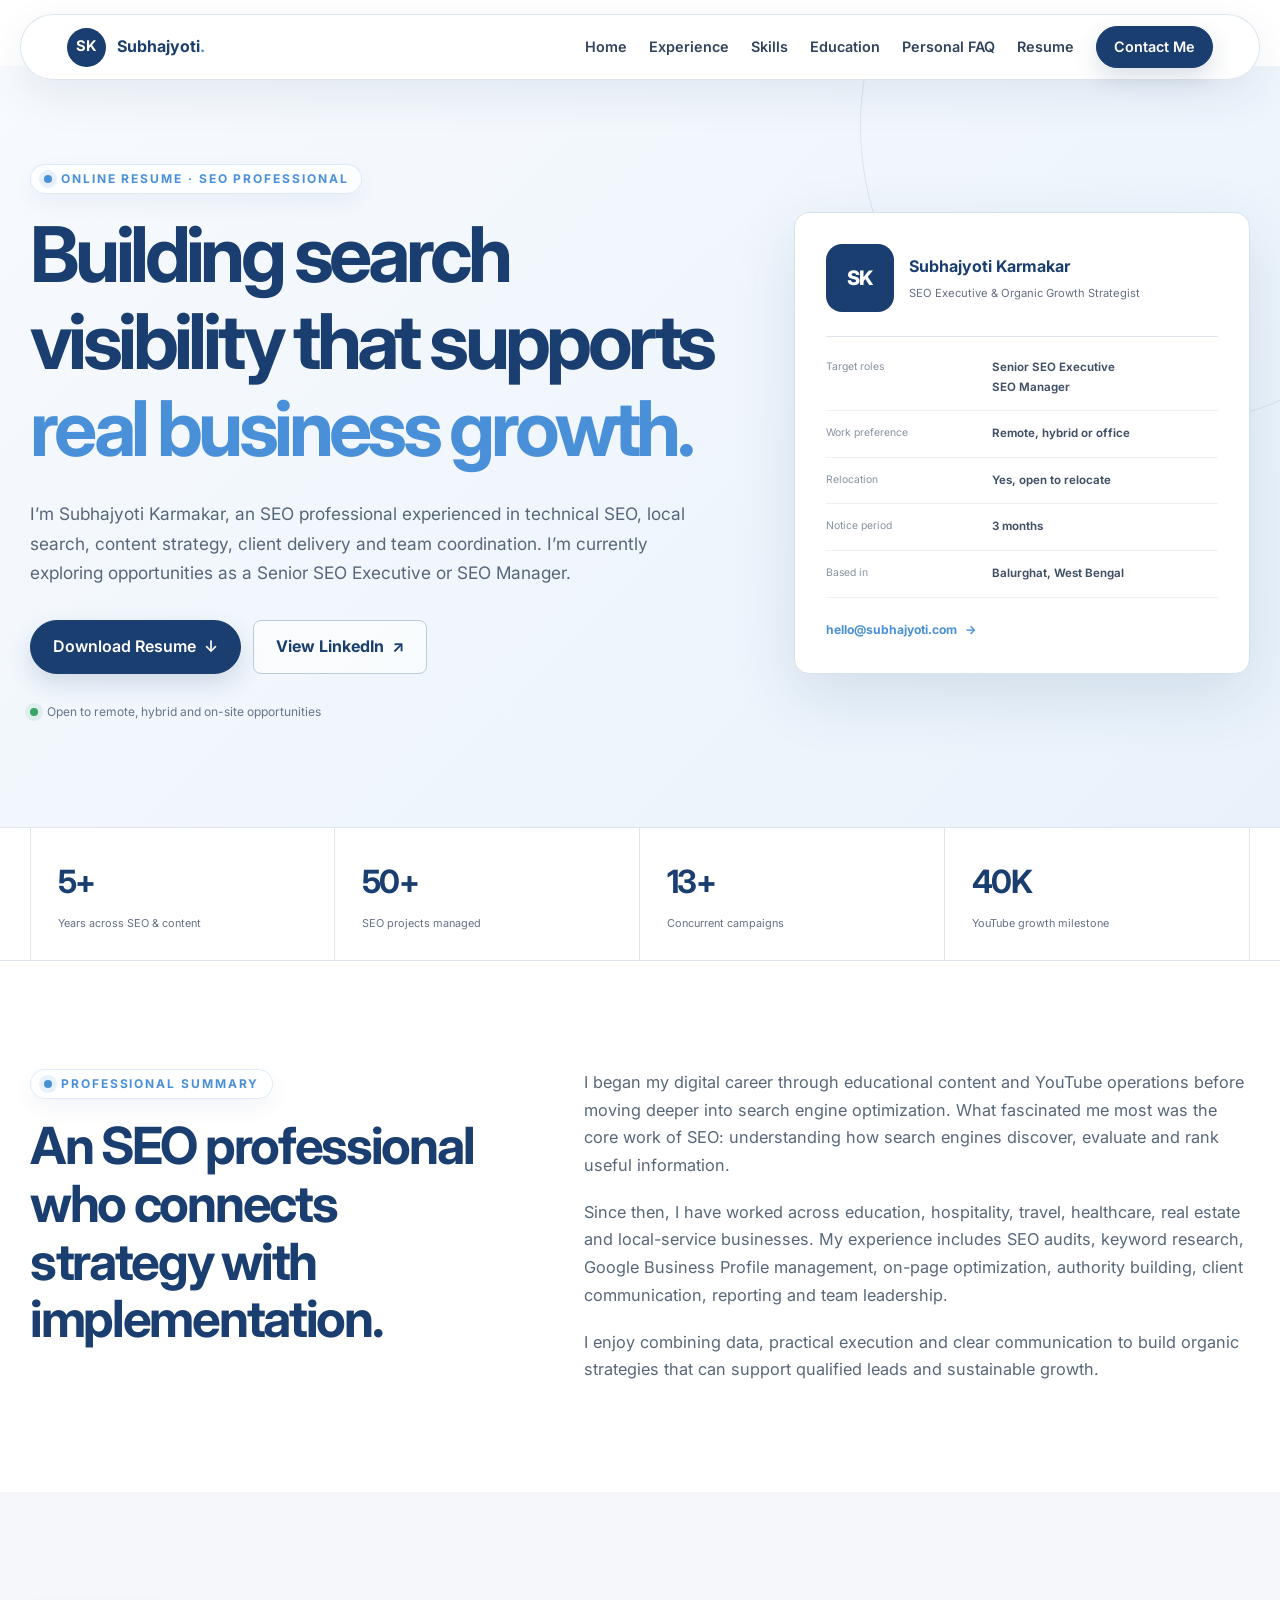
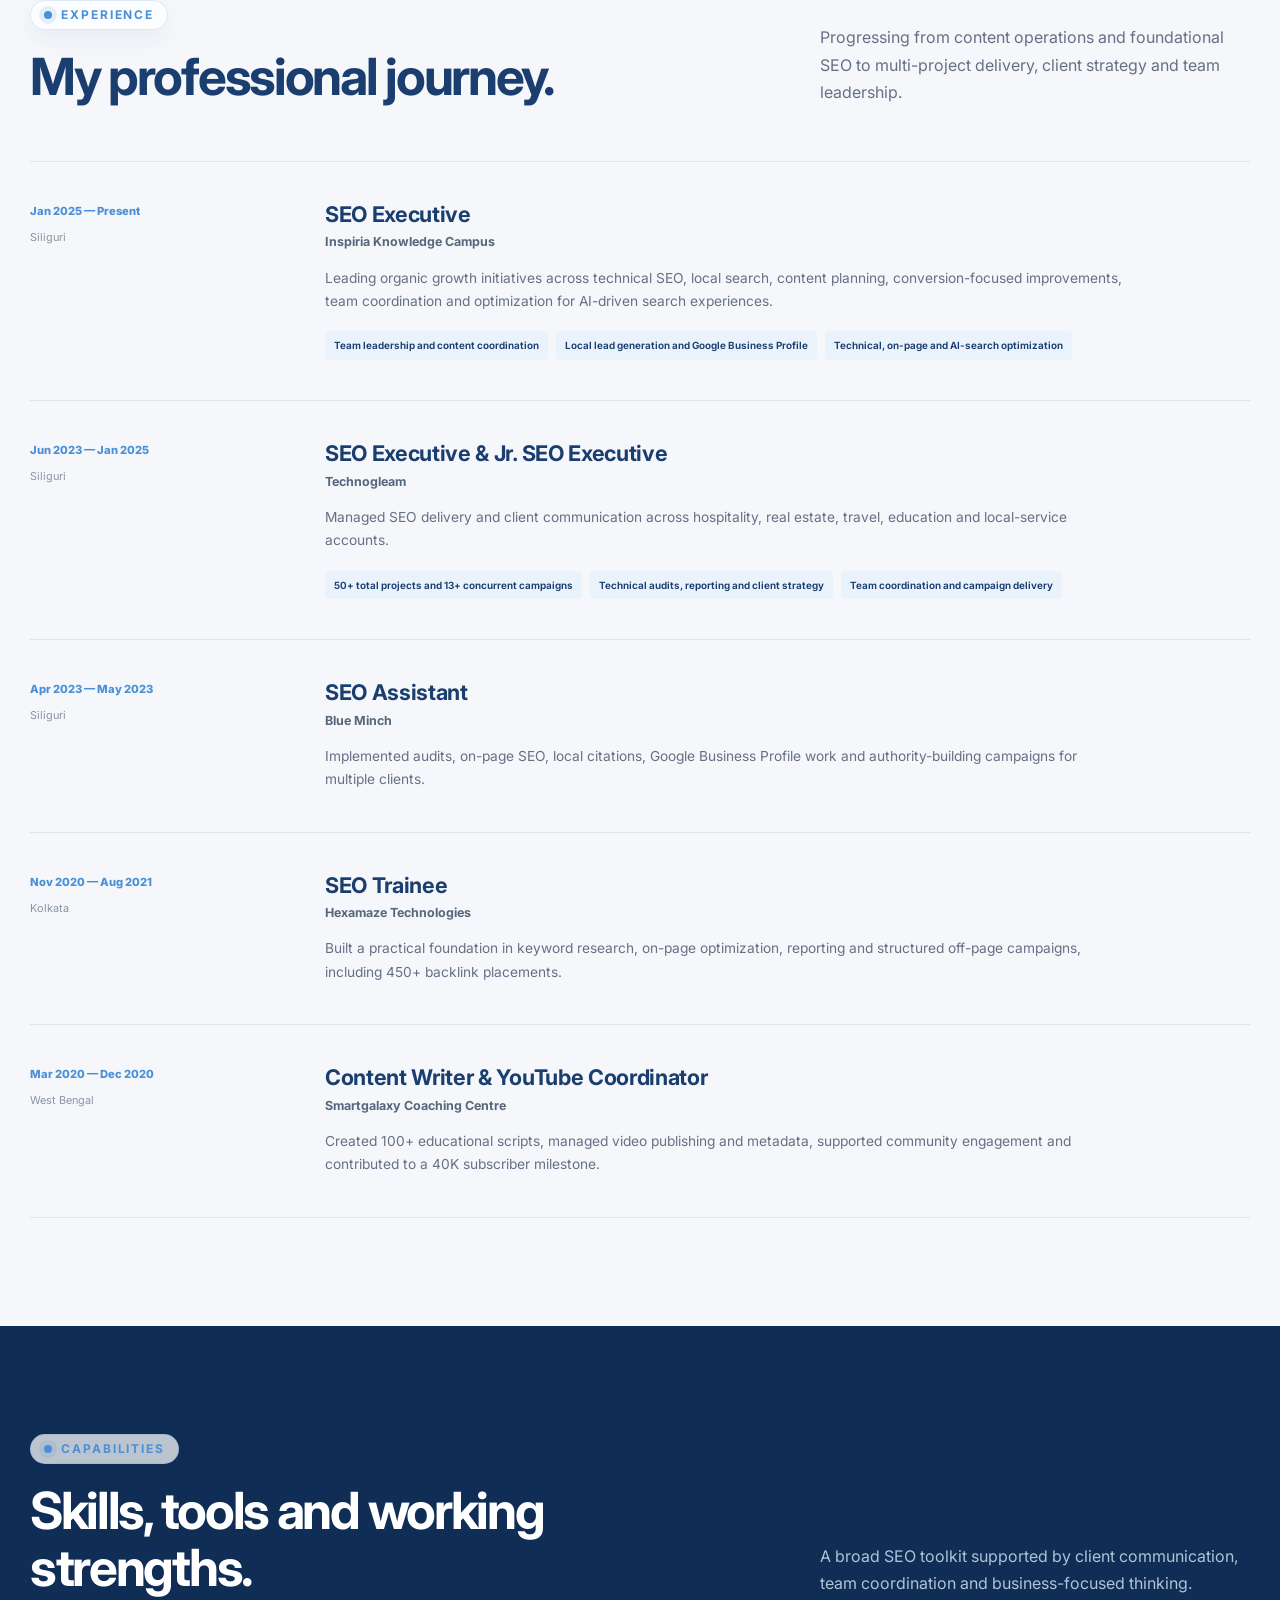
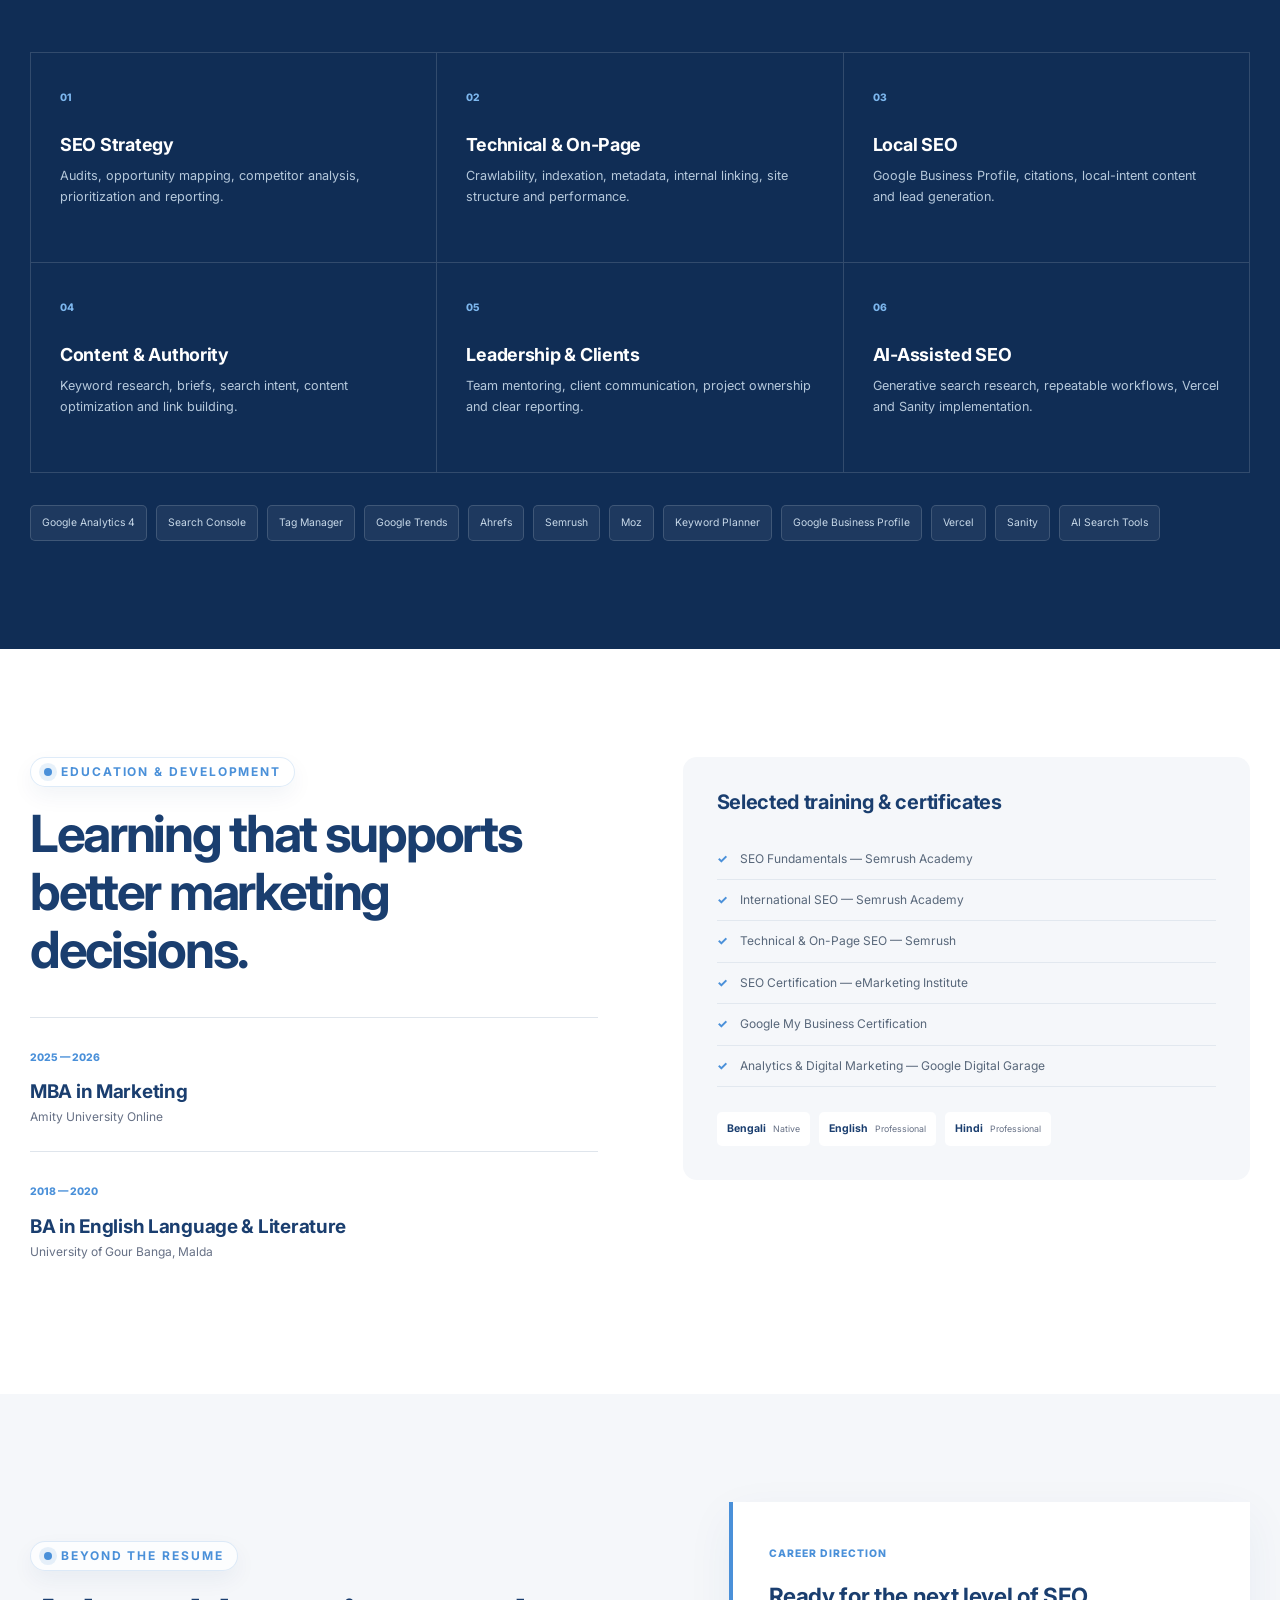
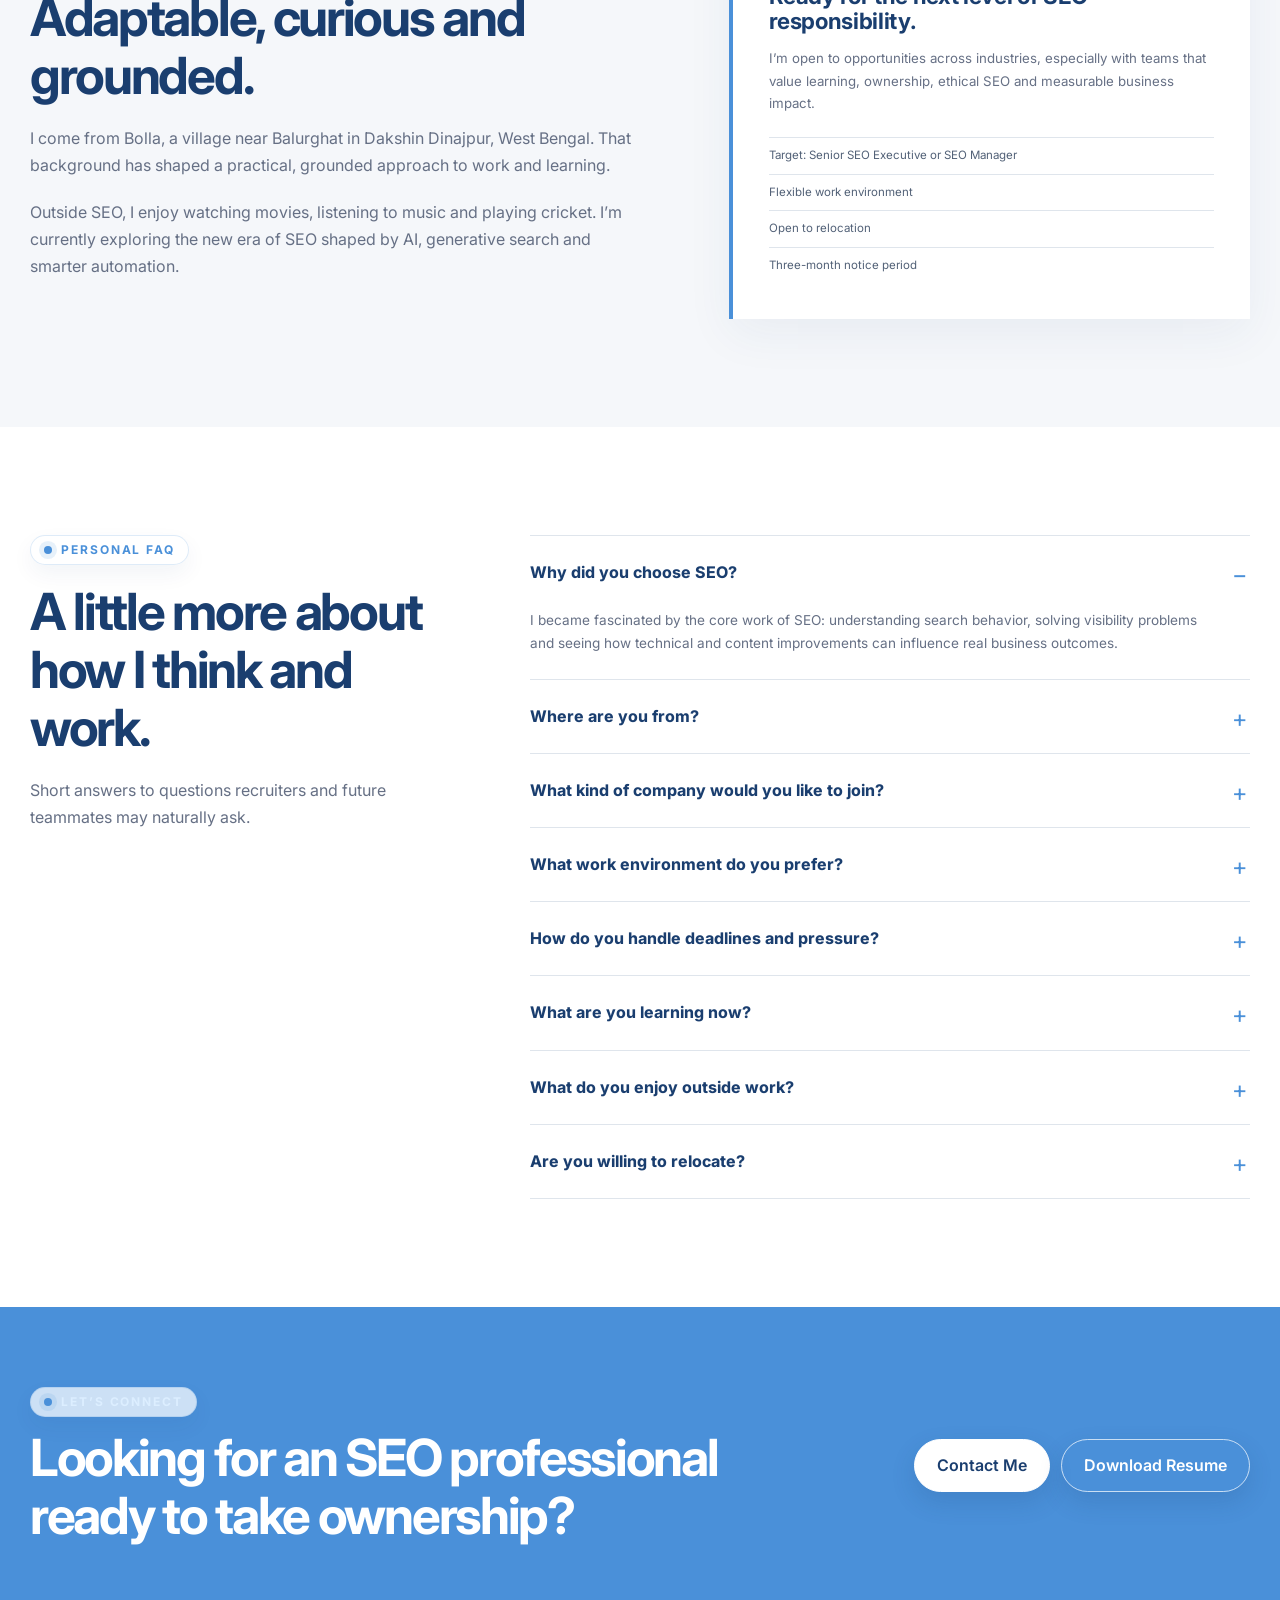
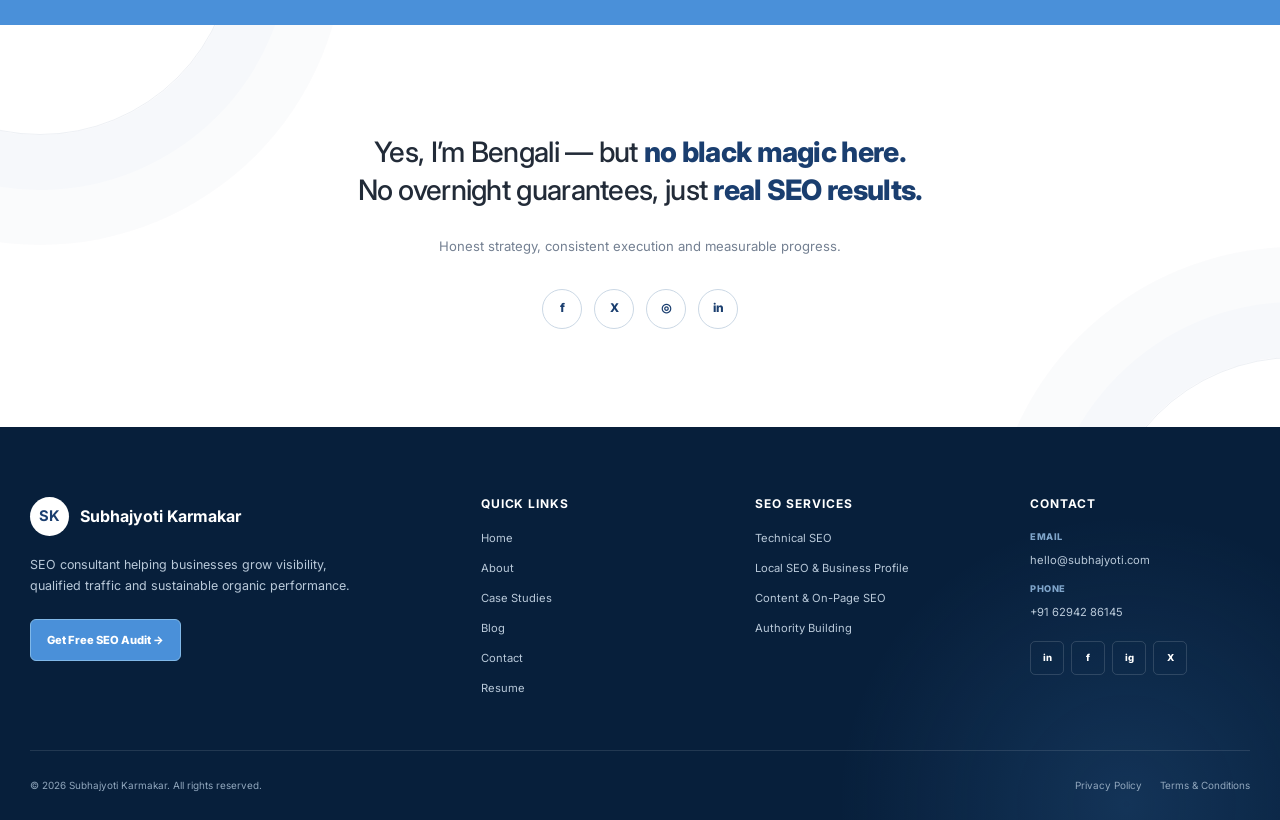
<file: pages/about.html>
<!DOCTYPE html>
<html lang="en">
<head>
  <!-- Google Tag Manager -->
  <script>(function(w,d,s,l,i){w[l]=w[l]||[];w[l].push({'gtm.start':new Date().getTime(),event:'gtm.js'});var f=d.getElementsByTagName(s)[0],j=d.createElement(s),dl=l!='dataLayer'?'&l='+l:'';j.async=true;j.src='https://www.googletagmanager.com/gtm.js?id='+i+dl;f.parentNode.insertBefore(j,f);})(window,document,'script','dataLayer','GTM-P25HCW2P');</script>
  <!-- End Google Tag Manager -->
  <meta charset="UTF-8">
  <meta name="viewport" content="width=device-width, initial-scale=1.0">
  <meta name="description" content="Learn about Subhajyoti Karmakar, an SEO professional with experience in technical SEO, local SEO, content strategy, team leadership and AI-assisted search optimization.">
  <meta name="author" content="Subhajyoti Karmakar">
  <meta name="robots" content="index, follow">
  <meta name="theme-color" content="#1A3E6F">

  <meta property="og:type" content="profile">
  <meta property="og:title" content="About Subhajyoti Karmakar | SEO Professional">
  <meta property="og:description" content="Online resume, professional journey, experience, skills and career goals of SEO professional Subhajyoti Karmakar.">
  <meta property="og:url" content="https://subhajyoti.com/about">
  <link rel="canonical" href="https://subhajyoti.com/about">

  <title>About Subhajyoti Karmakar | Senior SEO Executive</title>

  <link rel="preconnect" href="https://fonts.googleapis.com">
  <link rel="preconnect" href="https://fonts.gstatic.com" crossorigin>
  <link href="https://fonts.googleapis.com/css2?family=Inter:wght@400;500;600;700;800&family=Noto+Sans+Bengali:wght@500;600;700;800&display=swap" rel="stylesheet">
  <link rel="stylesheet" href="../assets/css/styles.css">
  <link rel="stylesheet" href="../assets/css/about.css">
  <script src="../assets/js/about.js" defer></script>

  <script type="application/ld+json">
    {
      "@context": "https://schema.org",
      "@type": "ProfilePage",
      "mainEntity": {
        "@type": "Person",
        "name": "Subhajyoti Karmakar",
        "jobTitle": "SEO Executive",
        "email": "mailto:hello@subhajyoti.com",
        "url": "https://subhajyoti.com/about",
        "sameAs": [
          "https://www.linkedin.com/in/subhajyoti-karmakar/",
          "https://www.facebook.com/subhajyotik0",
          "https://www.instagram.com/iamsubhajyoti/",
          "https://x.com/i_am_subhajyoti"
        ],
        "address": {
          "@type": "PostalAddress",
          "addressLocality": "Balurghat",
          "addressRegion": "West Bengal",
          "addressCountry": "IN"
        },
        "knowsLanguage": ["Bengali", "English", "Hindi"],
        "knowsAbout": ["SEO Strategy", "Technical SEO", "Local SEO", "Content Strategy", "Link Building", "YouTube SEO", "Google Analytics 4", "Google Search Console", "AI Search Optimization"]
      }
    }
  </script>
  <script type="application/ld+json">
    {
      "@context": "https://schema.org",
      "@type": "BreadcrumbList",
      "itemListElement": [
        {"@type":"ListItem","position":1,"name":"Home","item":"https://subhajyoti.com/"},
        {"@type":"ListItem","position":2,"name":"About","item":"https://subhajyoti.com/about"}
      ]
    }
  </script>
</head>
<body class="about-page">
  <noscript><iframe src="https://www.googletagmanager.com/ns.html?id=GTM-P25HCW2P" height="0" width="0" style="display:none;visibility:hidden"></iframe></noscript>
  <a class="skip-link" href="#main-content">Skip to main content</a>

  <header class="site-header" id="top">
    <div class="container nav-wrap">
      <a class="brand" href="../index.html" aria-label="Subhajyoti Karmakar, homepage">
        <span class="brand-mark" aria-hidden="true">SK</span>
        <span>Subhajyoti<span class="brand-dot">.</span></span>
      </a>

      <button class="menu-toggle" type="button" aria-expanded="false" aria-controls="primary-nav" aria-label="Open navigation menu">
        <span></span><span></span><span></span>
      </button>

      <nav class="primary-nav" id="primary-nav" aria-label="About page navigation">
        <a href="../index.html">Home</a>
        <a href="#experience">Experience</a>
        <a href="#skills">Skills</a>
        <a href="#education">Education</a>
        <a href="#personal-faq">Personal FAQ</a>
        <a href="../assets/documents/subhajyoti-karmakar-resume.pdf" target="_blank">Resume</a>
        <a class="button button-small" href="mailto:hello@subhajyoti.com">Contact Me</a>
      </nav>
    </div>
  </header>

  <main id="main-content">
    <section class="resume-hero" aria-labelledby="about-title">
      <div class="container resume-hero-grid">
        <div class="resume-hero-copy">
          <p class="eyebrow">Online Resume &middot; SEO Professional</p>
          <h1 id="about-title">Building search visibility that supports <span>real business growth.</span></h1>
          <p>I&rsquo;m Subhajyoti Karmakar, an SEO professional experienced in technical SEO, local search, content strategy, client delivery and team coordination. I&rsquo;m currently exploring opportunities as a Senior SEO Executive or SEO Manager.</p>
          <div class="resume-actions">
            <a class="button" href="../assets/documents/subhajyoti-karmakar-resume.pdf" download>Download Resume <span aria-hidden="true">&darr;</span></a>
            <a class="outline-button" href="https://www.linkedin.com/in/subhajyoti-karmakar/" target="_blank" rel="noopener noreferrer">View LinkedIn <span aria-hidden="true">&nearr;</span></a>
          </div>
          <div class="availability-line"><i></i><span>Open to remote, hybrid and on-site opportunities</span></div>
        </div>

        <aside class="candidate-card" aria-label="Candidate overview">
          <div class="candidate-top">
            <div class="profile-monogram" aria-hidden="true">SK</div>
            <div><strong>Subhajyoti Karmakar</strong><span>SEO Executive &amp; Organic Growth Strategist</span></div>
          </div>
          <dl>
            <div><dt>Target roles</dt><dd>Senior SEO Executive<br>SEO Manager</dd></div>
            <div><dt>Work preference</dt><dd>Remote, hybrid or office</dd></div>
            <div><dt>Relocation</dt><dd>Yes, open to relocate</dd></div>
            <div><dt>Notice period</dt><dd>3 months</dd></div>
            <div><dt>Based in</dt><dd>Balurghat, West Bengal</dd></div>
          </dl>
          <a href="mailto:hello@subhajyoti.com">hello@subhajyoti.com <span aria-hidden="true">&rarr;</span></a>
        </aside>
      </div>
    </section>

    <section class="quick-proof" aria-label="Career highlights">
      <div class="container quick-proof-grid">
        <div><strong>5+</strong><span>Years across SEO &amp; content</span></div>
        <div><strong>50+</strong><span>SEO projects managed</span></div>
        <div><strong>13+</strong><span>Concurrent campaigns</span></div>
        <div><strong>40K</strong><span>YouTube growth milestone</span></div>
      </div>
    </section>

    <section class="about-resume-section" aria-labelledby="summary-title">
      <div class="container summary-grid">
        <div>
          <p class="eyebrow">Professional summary</p>
          <h2 id="summary-title">An SEO professional who connects strategy with implementation.</h2>
        </div>
        <div class="summary-copy">
          <p>I began my digital career through educational content and YouTube operations before moving deeper into search engine optimization. What fascinated me most was the core work of SEO: understanding how search engines discover, evaluate and rank useful information.</p>
          <p>Since then, I have worked across education, hospitality, travel, healthcare, real estate and local-service businesses. My experience includes SEO audits, keyword research, Google Business Profile management, on-page optimization, authority building, client communication, reporting and team leadership.</p>
          <p>I enjoy combining data, practical execution and clear communication to build organic strategies that can support qualified leads and sustainable growth.</p>
        </div>
      </div>
    </section>

    <section class="about-resume-section experience-section" id="experience" aria-labelledby="experience-title">
      <div class="container">
        <div class="resume-section-heading">
          <div><p class="eyebrow">Experience</p><h2 id="experience-title">My professional journey.</h2></div>
          <p>Progressing from content operations and foundational SEO to multi-project delivery, client strategy and team leadership.</p>
        </div>

        <ol class="career-list">
          <li>
            <div class="career-date"><time>Jan 2025 &mdash; Present</time><span>Siliguri</span></div>
            <div class="career-role"><h3>SEO Executive</h3><strong>Inspiria Knowledge Campus</strong><p>Leading organic growth initiatives across technical SEO, local search, content planning, conversion-focused improvements, team coordination and optimization for AI-driven search experiences.</p><ul><li>Team leadership and content coordination</li><li>Local lead generation and Google Business Profile</li><li>Technical, on-page and AI-search optimization</li></ul></div>
          </li>
          <li>
            <div class="career-date"><time>Jun 2023 &mdash; Jan 2025</time><span>Siliguri</span></div>
            <div class="career-role"><h3>SEO Executive &amp; Jr. SEO Executive</h3><strong>Technogleam</strong><p>Managed SEO delivery and client communication across hospitality, real estate, travel, education and local-service accounts.</p><ul><li>50+ total projects and 13+ concurrent campaigns</li><li>Technical audits, reporting and client strategy</li><li>Team coordination and campaign delivery</li></ul></div>
          </li>
          <li>
            <div class="career-date"><time>Apr 2023 &mdash; May 2023</time><span>Siliguri</span></div>
            <div class="career-role"><h3>SEO Assistant</h3><strong>Blue Minch</strong><p>Implemented audits, on-page SEO, local citations, Google Business Profile work and authority-building campaigns for multiple clients.</p></div>
          </li>
          <li>
            <div class="career-date"><time>Nov 2020 &mdash; Aug 2021</time><span>Kolkata</span></div>
            <div class="career-role"><h3>SEO Trainee</h3><strong>Hexamaze Technologies</strong><p>Built a practical foundation in keyword research, on-page optimization, reporting and structured off-page campaigns, including 450+ backlink placements.</p></div>
          </li>
          <li>
            <div class="career-date"><time>Mar 2020 &mdash; Dec 2020</time><span>West Bengal</span></div>
            <div class="career-role"><h3>Content Writer &amp; YouTube Coordinator</h3><strong>Smartgalaxy Coaching Centre</strong><p>Created 100+ educational scripts, managed video publishing and metadata, supported community engagement and contributed to a 40K subscriber milestone.</p></div>
          </li>
        </ol>
      </div>
    </section>

    <section class="about-resume-section skills-section" id="skills" aria-labelledby="skills-title">
      <div class="container">
        <div class="resume-section-heading light-resume-heading">
          <div><p class="eyebrow">Capabilities</p><h2 id="skills-title">Skills, tools and working strengths.</h2></div>
          <p>A broad SEO toolkit supported by client communication, team coordination and business-focused thinking.</p>
        </div>
        <div class="capability-grid">
          <article><span>01</span><h3>SEO Strategy</h3><p>Audits, opportunity mapping, competitor analysis, prioritization and reporting.</p></article>
          <article><span>02</span><h3>Technical &amp; On-Page</h3><p>Crawlability, indexation, metadata, internal linking, site structure and performance.</p></article>
          <article><span>03</span><h3>Local SEO</h3><p>Google Business Profile, citations, local-intent content and lead generation.</p></article>
          <article><span>04</span><h3>Content &amp; Authority</h3><p>Keyword research, briefs, search intent, content optimization and link building.</p></article>
          <article><span>05</span><h3>Leadership &amp; Clients</h3><p>Team mentoring, client communication, project ownership and clear reporting.</p></article>
          <article><span>06</span><h3>AI-Assisted SEO</h3><p>Generative search research, repeatable workflows, Vercel and Sanity implementation.</p></article>
        </div>
        <div class="tool-cloud" aria-label="SEO and marketing tools">
          <span>Google Analytics 4</span><span>Search Console</span><span>Tag Manager</span><span>Google Trends</span><span>Ahrefs</span><span>Semrush</span><span>Moz</span><span>Keyword Planner</span><span>Google Business Profile</span><span>Vercel</span><span>Sanity</span><span>AI Search Tools</span>
        </div>
      </div>
    </section>

    <section class="about-resume-section education-section" id="education" aria-labelledby="education-title">
      <div class="container education-layout">
        <div>
          <p class="eyebrow">Education &amp; development</p>
          <h2 id="education-title">Learning that supports better marketing decisions.</h2>
          <div class="education-list">
            <article><time>2025 &mdash; 2026</time><h3>MBA in Marketing</h3><p>Amity University Online</p></article>
            <article><time>2018 &mdash; 2020</time><h3>BA in English Language &amp; Literature</h3><p>University of Gour Banga, Malda</p></article>
          </div>
        </div>
        <div class="certification-panel">
          <h3>Selected training &amp; certificates</h3>
          <ul>
            <li>SEO Fundamentals &mdash; Semrush Academy</li>
            <li>International SEO &mdash; Semrush Academy</li>
            <li>Technical &amp; On-Page SEO &mdash; Semrush</li>
            <li>SEO Certification &mdash; eMarketing Institute</li>
            <li>Google My Business Certification</li>
            <li>Analytics &amp; Digital Marketing &mdash; Google Digital Garage</li>
          </ul>
          <div class="language-row"><span>Bengali <small>Native</small></span><span>English <small>Professional</small></span><span>Hindi <small>Professional</small></span></div>
        </div>
      </div>
    </section>

    <section class="about-resume-section personal-section" aria-labelledby="personal-title">
      <div class="container personal-grid">
        <div class="personal-copy">
          <p class="eyebrow">Beyond the resume</p>
          <h2 id="personal-title">Adaptable, curious and grounded.</h2>
          <p>I come from Bolla, a village near Balurghat in Dakshin Dinajpur, West Bengal. That background has shaped a practical, grounded approach to work and learning.</p>
          <p>Outside SEO, I enjoy watching movies, listening to music and playing cricket. I&rsquo;m currently exploring the new era of SEO shaped by AI, generative search and smarter automation.</p>
        </div>
        <div class="career-direction-card">
          <span>Career direction</span>
          <h3>Ready for the next level of SEO responsibility.</h3>
          <p>I&rsquo;m open to opportunities across industries, especially with teams that value learning, ownership, ethical SEO and measurable business impact.</p>
          <ul><li>Target: Senior SEO Executive or SEO Manager</li><li>Flexible work environment</li><li>Open to relocation</li><li>Three-month notice period</li></ul>
        </div>
      </div>
    </section>

    <section class="about-resume-section faq-resume-section" id="personal-faq" aria-labelledby="personal-faq-title">
      <div class="container faq-resume-layout">
        <div class="faq-resume-intro">
          <p class="eyebrow">Personal FAQ</p>
          <h2 id="personal-faq-title">A little more about how I think and work.</h2>
          <p>Short answers to questions recruiters and future teammates may naturally ask.</p>
        </div>
        <div class="faq-resume-list">
          <details open><summary>Why did you choose SEO?</summary><p>I became fascinated by the core work of SEO: understanding search behavior, solving visibility problems and seeing how technical and content improvements can influence real business outcomes.</p></details>
          <details><summary>Where are you from?</summary><p>I&rsquo;m from Bolla village near Balurghat in Dakshin Dinajpur, West Bengal.</p></details>
          <details><summary>What kind of company would you like to join?</summary><p>I&rsquo;m open across industries. The most important factors are meaningful responsibility, continuous learning, ethical work and the opportunity to contribute to measurable growth.</p></details>
          <details><summary>What work environment do you prefer?</summary><p>I can adapt to remote, hybrid or office-based environments and work effectively with the structure the role requires.</p></details>
          <details><summary>How do you handle deadlines and pressure?</summary><p>I organize work by priority, focus on the highest-impact tasks, communicate timelines clearly and remain flexible when plans change.</p></details>
          <details><summary>What are you learning now?</summary><p>I&rsquo;m exploring the new SEO era shaped by AI, generative search, automation and changing user discovery behavior.</p></details>
          <details><summary>What do you enjoy outside work?</summary><p>I enjoy watching movies, listening to music and playing cricket.</p></details>
          <details><summary>Are you willing to relocate?</summary><p>Yes. I&rsquo;m open to relocation and also comfortable with remote or hybrid opportunities.</p></details>
        </div>
      </div>
    </section>

    <section class="resume-cta" aria-labelledby="resume-cta-title">
      <div class="container resume-cta-inner">
        <div><p class="eyebrow">Let&rsquo;s connect</p><h2 id="resume-cta-title">Looking for an SEO professional ready to take ownership?</h2></div>
        <div class="resume-cta-actions"><a class="button button-light" href="mailto:hello@subhajyoti.com">Contact Me</a><a class="button button-outline-light" href="../assets/documents/subhajyoti-karmakar-resume.pdf" download>Download Resume</a></div>
      </div>
    </section>

    <section class="bengali-signoff" aria-labelledby="bengali-signoff-title">
      <div class="container bengali-signoff-inner">
        <h2 id="bengali-signoff-title">Yes, I&rsquo;m Bengali &mdash; but <strong>no black magic here.</strong><br>No overnight guarantees, just <strong>real SEO results.</strong></h2>
        <p class="signoff-translation">Honest strategy, consistent execution and measurable progress.</p>
        <div class="signoff-socials" aria-label="Social profiles">
          <a href="https://www.facebook.com/subhajyotik0" target="_blank" rel="noopener noreferrer" aria-label="Facebook"><span aria-hidden="true">f</span></a>
          <a href="https://x.com/i_am_subhajyoti" target="_blank" rel="noopener noreferrer" aria-label="X"><span aria-hidden="true">X</span></a>
          <a href="https://www.instagram.com/iamsubhajyoti/" target="_blank" rel="noopener noreferrer" aria-label="Instagram"><span aria-hidden="true">◎</span></a>
          <a href="https://www.linkedin.com/in/subhajyoti-karmakar/" target="_blank" rel="noopener noreferrer" aria-label="LinkedIn"><span aria-hidden="true">in</span></a>
        </div>
      </div>
    </section>
  </main>

  <footer class="site-footer"><div class="container footer-main"><div class="footer-intro"><a class="brand footer-brand" href="../index.html"><span class="brand-mark" aria-hidden="true">SK</span><span>Subhajyoti Karmakar</span></a><p>SEO consultant helping businesses grow visibility, qualified traffic and sustainable organic performance.</p><a class="footer-audit" href="contact.html#contact-form-section">Get Free SEO Audit &rarr;</a></div><div class="footer-column"><h2>Quick Links</h2><nav aria-label="Footer navigation"><a href="../index.html">Home</a><a href="about.html">About</a><a href="case-studies.html">Case Studies</a><a href="blog.html">Blog</a><a href="contact.html">Contact</a><a href="../assets/documents/subhajyoti-karmakar-resume.pdf" target="_blank">Resume</a></nav></div><div class="footer-column"><h2>SEO Services</h2><nav aria-label="Footer services"><a href="../index.html#services">Technical SEO</a><a href="../index.html#services">Local SEO &amp; Business Profile</a><a href="../index.html#services">Content &amp; On-Page SEO</a><a href="../index.html#services">Authority Building</a></nav></div><div class="footer-column"><h2>Contact</h2><address class="footer-contact-list"><span>Email</span><a href="mailto:hello@subhajyoti.com">hello@subhajyoti.com</a><span>Phone</span><a href="tel:+916294286145">+91 62942 86145</a></address><div class="footer-socials" aria-label="Social profiles"><a href="https://www.linkedin.com/in/subhajyoti-karmakar/" target="_blank" rel="noopener noreferrer" aria-label="LinkedIn">in</a><a href="https://www.facebook.com/subhajyotik0" target="_blank" rel="noopener noreferrer" aria-label="Facebook">f</a><a href="https://www.instagram.com/iamsubhajyoti/" target="_blank" rel="noopener noreferrer" aria-label="Instagram">ig</a><a href="https://x.com/i_am_subhajyoti" target="_blank" rel="noopener noreferrer" aria-label="X">X</a></div></div></div><div class="container footer-bottom"><p>&copy; <span id="current-year">2026</span> Subhajyoti Karmakar. All rights reserved.</p><div class="footer-legal"><a href="privacy-policy.html">Privacy Policy</a><a href="terms-and-conditions.html">Terms &amp; Conditions</a></div></div></footer>
</body>
</html>
</file>
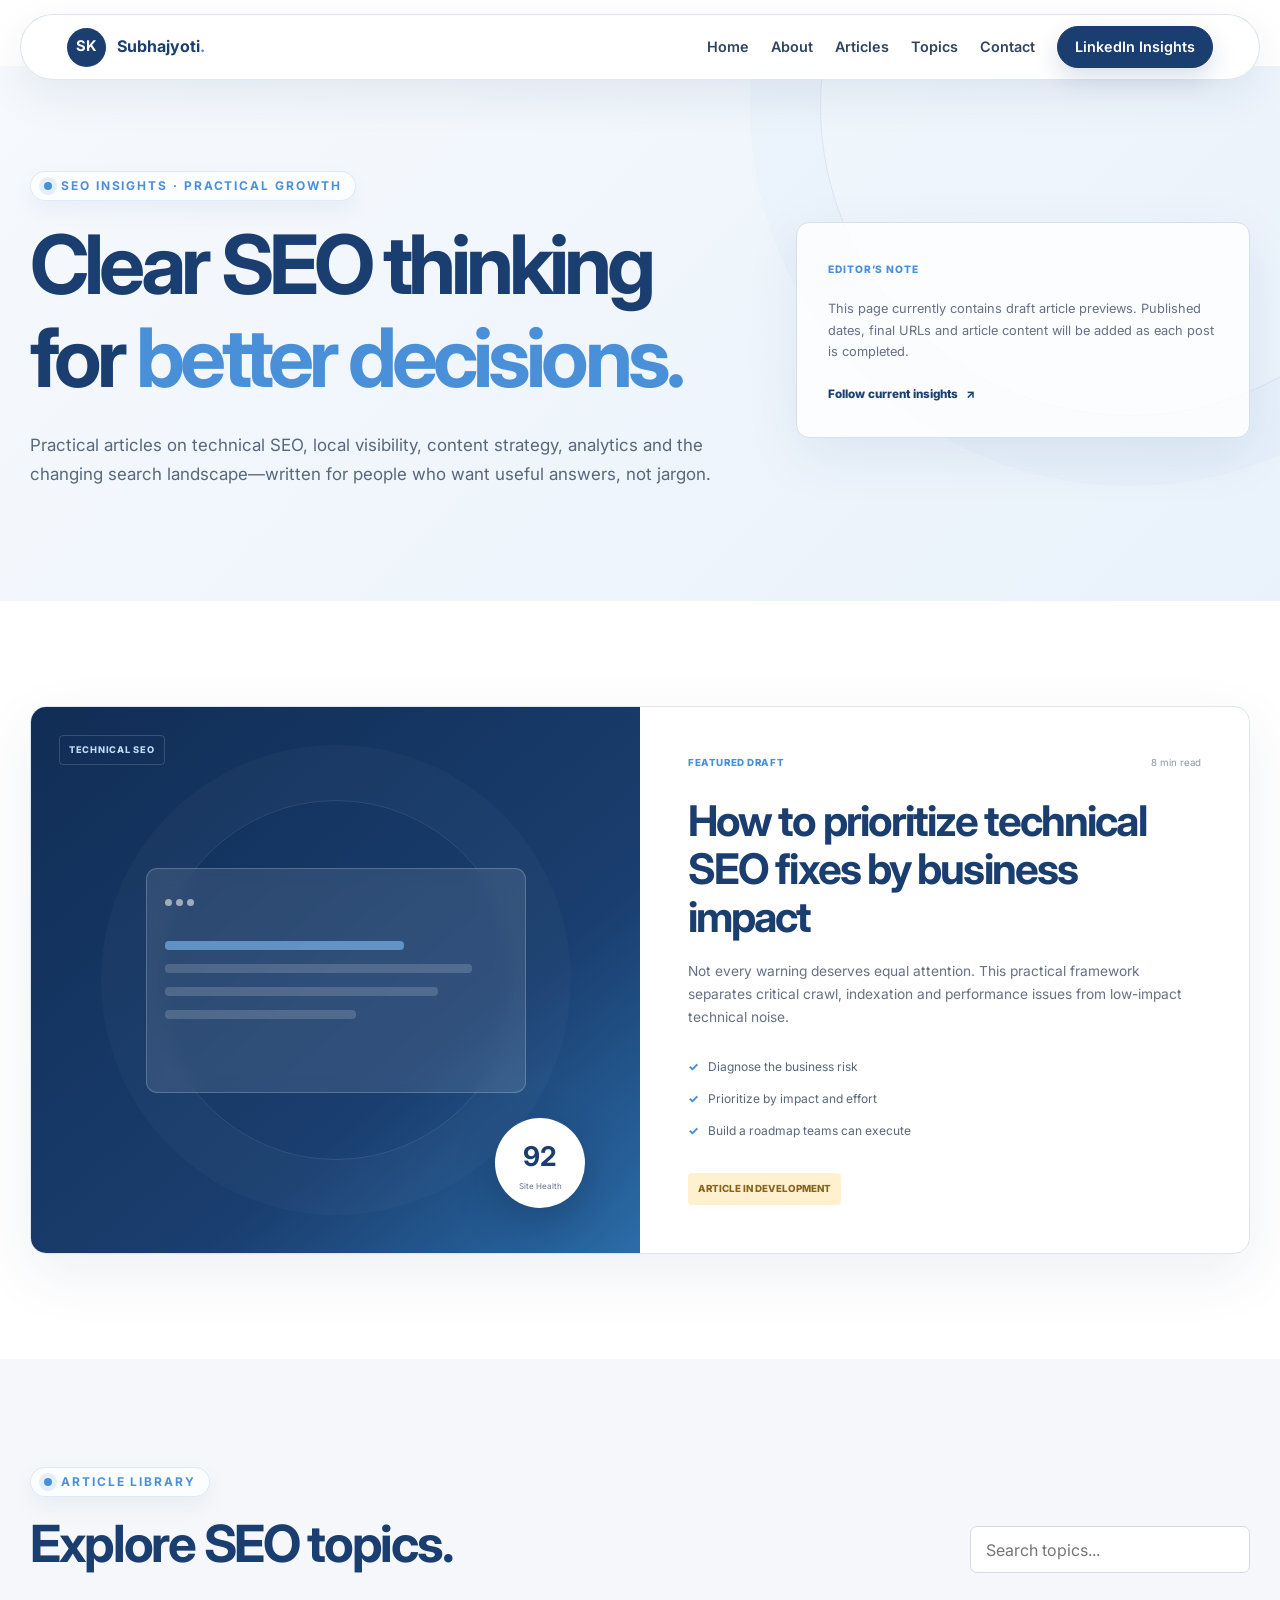
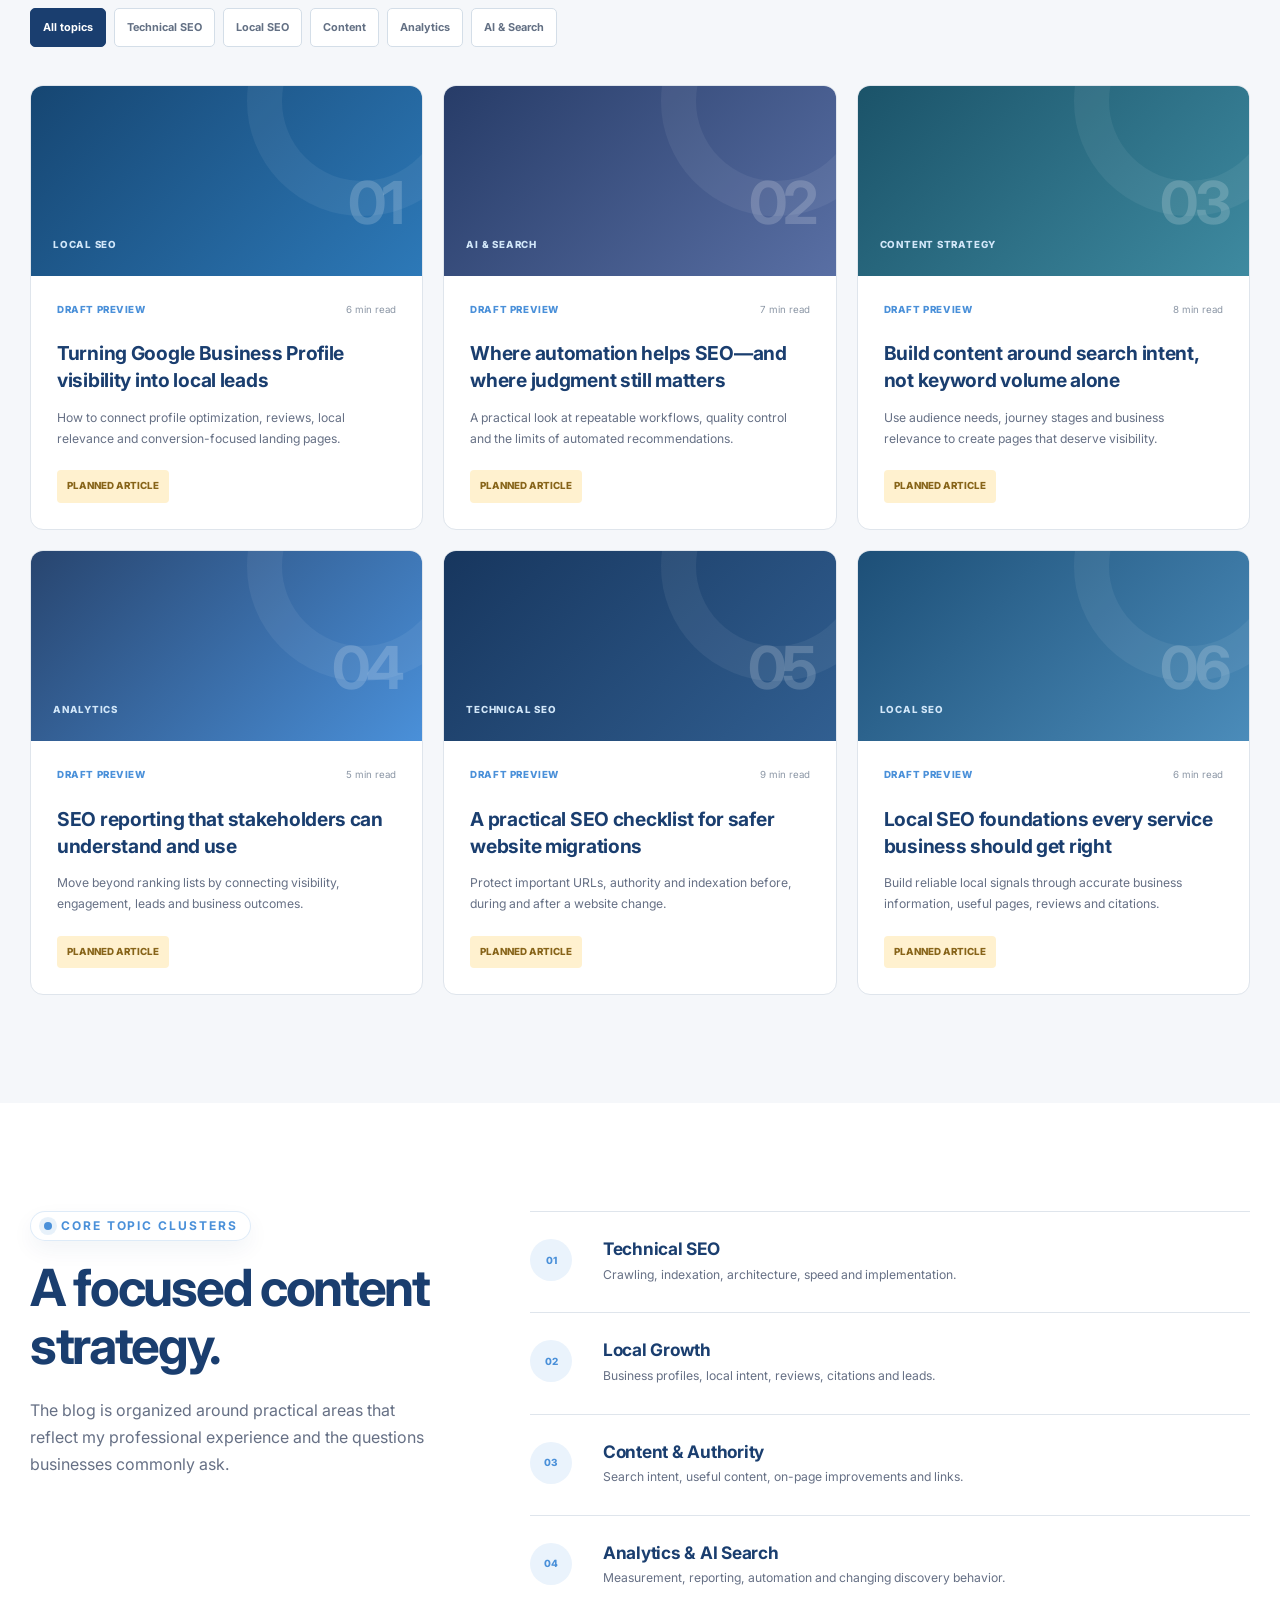
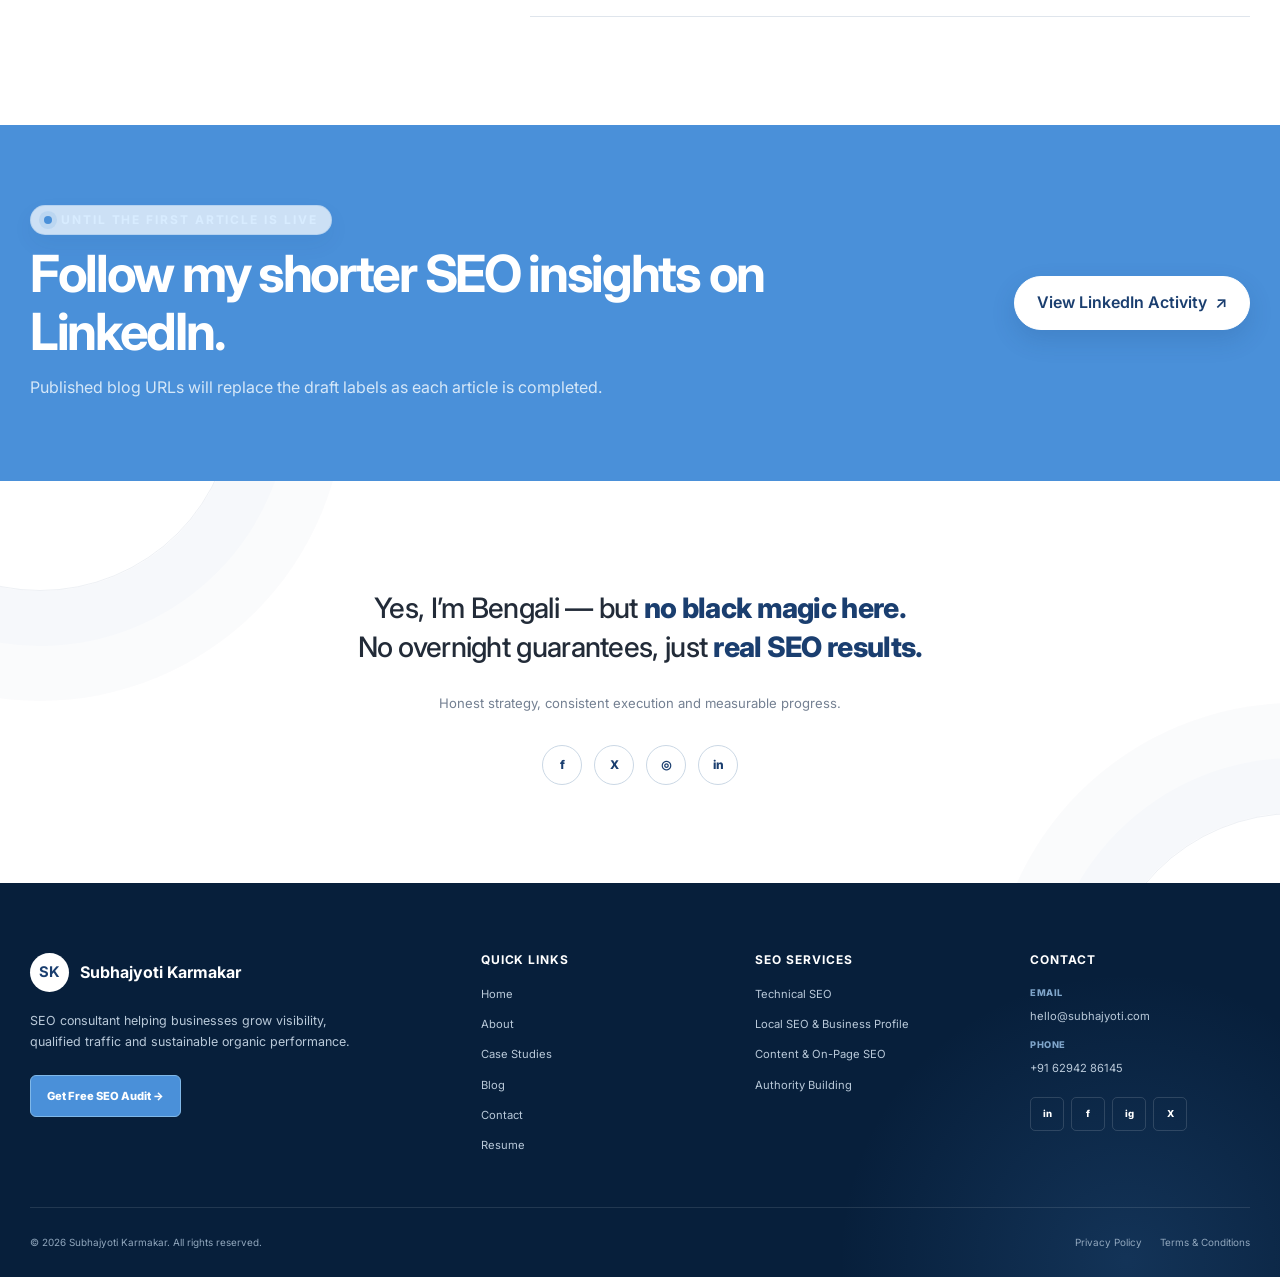
<file: pages/blog.html>
<!DOCTYPE html>
<html lang="en">
<head>
  <!-- Google Tag Manager -->
  <script>(function(w,d,s,l,i){w[l]=w[l]||[];w[l].push({'gtm.start':new Date().getTime(),event:'gtm.js'});var f=d.getElementsByTagName(s)[0],j=d.createElement(s),dl=l!='dataLayer'?'&l='+l:'';j.async=true;j.src='https://www.googletagmanager.com/gtm.js?id='+i+dl;f.parentNode.insertBefore(j,f);})(window,document,'script','dataLayer','GTM-P25HCW2P');</script>
  <!-- End Google Tag Manager -->
  <meta charset="UTF-8">
  <meta name="viewport" content="width=device-width, initial-scale=1.0">
  <meta name="description" content="SEO insights from Subhajyoti Karmakar covering technical SEO, local search, content strategy, analytics, AI search and sustainable organic growth.">
  <meta name="author" content="Subhajyoti Karmakar">
  <meta name="robots" content="index, follow">
  <meta name="theme-color" content="#1A3E6F">

  <meta property="og:type" content="website">
  <meta property="og:title" content="SEO Insights & Blog | Subhajyoti Karmakar">
  <meta property="og:description" content="Practical SEO thinking for stronger visibility, qualified leads and sustainable organic growth.">
  <meta property="og:url" content="https://subhajyoti.com/blog">
  <link rel="canonical" href="https://subhajyoti.com/blog">

  <title>SEO Insights & Blog | Subhajyoti Karmakar</title>

  <link rel="preconnect" href="https://fonts.googleapis.com">
  <link rel="preconnect" href="https://fonts.gstatic.com" crossorigin>
  <link href="https://fonts.googleapis.com/css2?family=Inter:wght@400;500;600;700;800&display=swap" rel="stylesheet">
  <link rel="stylesheet" href="../assets/css/styles.css">
  <link rel="stylesheet" href="../assets/css/blog.css">
  <link rel="stylesheet" href="../assets/css/signoff.css">
  <script src="../assets/js/blog.js" defer></script>

  <script type="application/ld+json">
    {
      "@context": "https://schema.org",
      "@type": "Blog",
      "name": "SEO Insights by Subhajyoti Karmakar",
      "description": "Practical insights on technical SEO, local SEO, content strategy, analytics and AI search.",
      "url": "https://subhajyoti.com/blog",
      "author": {
        "@type": "Person",
        "name": "Subhajyoti Karmakar",
        "url": "https://subhajyoti.com/about"
      },
      "publisher": {
        "@type": "Person",
        "name": "Subhajyoti Karmakar"
      }
    }
  </script>
  <script type="application/ld+json">
    {
      "@context": "https://schema.org",
      "@type": "BreadcrumbList",
      "itemListElement": [
        {"@type":"ListItem","position":1,"name":"Home","item":"https://subhajyoti.com/"},
        {"@type":"ListItem","position":2,"name":"Blog","item":"https://subhajyoti.com/blog"}
      ]
    }
  </script>
</head>
<body class="blog-page">
  <noscript><iframe src="https://www.googletagmanager.com/ns.html?id=GTM-P25HCW2P" height="0" width="0" style="display:none;visibility:hidden"></iframe></noscript>
  <a class="skip-link" href="#main-content">Skip to main content</a>

  <header class="site-header" id="top">
    <div class="container nav-wrap">
      <a class="brand" href="../index.html" aria-label="Subhajyoti Karmakar, homepage">
        <span class="brand-mark" aria-hidden="true">SK</span>
        <span>Subhajyoti<span class="brand-dot">.</span></span>
      </a>

      <button class="menu-toggle" type="button" aria-expanded="false" aria-controls="primary-nav" aria-label="Open navigation menu">
        <span></span><span></span><span></span>
      </button>

      <nav class="primary-nav" id="primary-nav" aria-label="Blog navigation">
        <a href="../index.html">Home</a>
        <a href="about.html">About</a>
        <a href="#articles">Articles</a>
        <a href="#topics">Topics</a>
        <a href="contact.html">Contact</a>
        <a class="button button-small" href="https://www.linkedin.com/in/subhajyoti-karmakar/recent-activity/all/" target="_blank" rel="noopener noreferrer">LinkedIn Insights</a>
      </nav>
    </div>
  </header>

  <main id="main-content">
    <section class="blog-hero" aria-labelledby="blog-page-title">
      <div class="container blog-hero-grid">
        <div>
          <p class="eyebrow">SEO Insights &middot; Practical Growth</p>
          <h1 id="blog-page-title">Clear SEO thinking for <span>better decisions.</span></h1>
          <p>Practical articles on technical SEO, local visibility, content strategy, analytics and the changing search landscape&mdash;written for people who want useful answers, not jargon.</p>
        </div>
        <aside class="editor-note">
          <span>Editor&rsquo;s note</span>
          <p>This page currently contains draft article previews. Published dates, final URLs and article content will be added as each post is completed.</p>
          <a href="https://www.linkedin.com/in/subhajyoti-karmakar/recent-activity/all/" target="_blank" rel="noopener noreferrer">Follow current insights <span aria-hidden="true">&nearr;</span></a>
        </aside>
      </div>
    </section>

    <section class="featured-section" aria-labelledby="featured-title">
      <div class="container featured-card">
        <div class="featured-visual" aria-hidden="true">
          <span class="visual-label">Technical SEO</span>
          <div class="visual-browser"><i></i><i></i><i></i><div class="visual-lines"><b></b><b></b><b></b><b></b></div></div>
          <div class="visual-score"><strong>92</strong><small>Site Health</small></div>
        </div>
        <article class="featured-copy">
          <div class="draft-meta"><span>Featured draft</span><span>8 min read</span></div>
          <h2 id="featured-title">How to prioritize technical SEO fixes by business impact</h2>
          <p>Not every warning deserves equal attention. This practical framework separates critical crawl, indexation and performance issues from low-impact technical noise.</p>
          <ul><li>Diagnose the business risk</li><li>Prioritize by impact and effort</li><li>Build a roadmap teams can execute</li></ul>
          <span class="draft-link" aria-label="Article not yet published">Article in development</span>
        </article>
      </div>
    </section>

    <section class="article-library" id="articles" aria-labelledby="articles-title">
      <div class="container">
        <div class="library-heading">
          <div><p class="eyebrow">Article library</p><h2 id="articles-title">Explore SEO topics.</h2></div>
          <label class="article-search" for="blog-search"><span class="sr-only">Search draft articles</span><input id="blog-search" type="search" placeholder="Search topics..." autocomplete="off"></label>
        </div>

        <div class="category-filters" role="group" aria-label="Filter articles by category">
          <button class="active" type="button" data-filter="all" aria-pressed="true">All topics</button>
          <button type="button" data-filter="technical" aria-pressed="false">Technical SEO</button>
          <button type="button" data-filter="local" aria-pressed="false">Local SEO</button>
          <button type="button" data-filter="content" aria-pressed="false">Content</button>
          <button type="button" data-filter="analytics" aria-pressed="false">Analytics</button>
          <button type="button" data-filter="ai" aria-pressed="false">AI &amp; Search</button>
        </div>

        <div class="article-grid" id="article-grid">
          <article class="article-preview" data-category="local" data-search="google business profile local seo leads">
            <div class="article-cover cover-local"><span>Local SEO</span><b aria-hidden="true">01</b></div>
            <div class="article-content"><div class="draft-meta"><span>Draft preview</span><span>6 min read</span></div><h3>Turning Google Business Profile visibility into local leads</h3><p>How to connect profile optimization, reviews, local relevance and conversion-focused landing pages.</p><span class="draft-link">Planned article</span></div>
          </article>
          <article class="article-preview" data-category="ai" data-search="ai automation seo human judgment generative search">
            <div class="article-cover cover-ai"><span>AI &amp; Search</span><b aria-hidden="true">02</b></div>
            <div class="article-content"><div class="draft-meta"><span>Draft preview</span><span>7 min read</span></div><h3>Where automation helps SEO&mdash;and where judgment still matters</h3><p>A practical look at repeatable workflows, quality control and the limits of automated recommendations.</p><span class="draft-link">Planned article</span></div>
          </article>
          <article class="article-preview" data-category="content" data-search="search intent content strategy keywords useful pages">
            <div class="article-cover cover-content"><span>Content Strategy</span><b aria-hidden="true">03</b></div>
            <div class="article-content"><div class="draft-meta"><span>Draft preview</span><span>8 min read</span></div><h3>Build content around search intent, not keyword volume alone</h3><p>Use audience needs, journey stages and business relevance to create pages that deserve visibility.</p><span class="draft-link">Planned article</span></div>
          </article>
          <article class="article-preview" data-category="analytics" data-search="seo reporting ga4 search console stakeholders metrics">
            <div class="article-cover cover-analytics"><span>Analytics</span><b aria-hidden="true">04</b></div>
            <div class="article-content"><div class="draft-meta"><span>Draft preview</span><span>5 min read</span></div><h3>SEO reporting that stakeholders can understand and use</h3><p>Move beyond ranking lists by connecting visibility, engagement, leads and business outcomes.</p><span class="draft-link">Planned article</span></div>
          </article>
          <article class="article-preview" data-category="technical" data-search="website migration technical seo checklist redirects indexing">
            <div class="article-cover cover-technical"><span>Technical SEO</span><b aria-hidden="true">05</b></div>
            <div class="article-content"><div class="draft-meta"><span>Draft preview</span><span>9 min read</span></div><h3>A practical SEO checklist for safer website migrations</h3><p>Protect important URLs, authority and indexation before, during and after a website change.</p><span class="draft-link">Planned article</span></div>
          </article>
          <article class="article-preview" data-category="local" data-search="local citations nap reviews service business seo">
            <div class="article-cover cover-local-two"><span>Local SEO</span><b aria-hidden="true">06</b></div>
            <div class="article-content"><div class="draft-meta"><span>Draft preview</span><span>6 min read</span></div><h3>Local SEO foundations every service business should get right</h3><p>Build reliable local signals through accurate business information, useful pages, reviews and citations.</p><span class="draft-link">Planned article</span></div>
          </article>
        </div>
        <p class="no-results" id="no-results" hidden>No draft topics match your search.</p>
      </div>
    </section>

    <section class="topic-section" id="topics" aria-labelledby="topics-title">
      <div class="container topic-layout">
        <div><p class="eyebrow">Core topic clusters</p><h2 id="topics-title">A focused content strategy.</h2><p>The blog is organized around practical areas that reflect my professional experience and the questions businesses commonly ask.</p></div>
        <div class="topic-list">
          <article><span>01</span><div><h3>Technical SEO</h3><p>Crawling, indexation, architecture, speed and implementation.</p></div></article>
          <article><span>02</span><div><h3>Local Growth</h3><p>Business profiles, local intent, reviews, citations and leads.</p></div></article>
          <article><span>03</span><div><h3>Content &amp; Authority</h3><p>Search intent, useful content, on-page improvements and links.</p></div></article>
          <article><span>04</span><div><h3>Analytics &amp; AI Search</h3><p>Measurement, reporting, automation and changing discovery behavior.</p></div></article>
        </div>
      </div>
    </section>

    <section class="linkedin-publish-section" aria-labelledby="linkedin-title">
      <div class="container linkedin-publish-inner">
        <div><p class="eyebrow">Until the first article is live</p><h2 id="linkedin-title">Follow my shorter SEO insights on LinkedIn.</h2><p>Published blog URLs will replace the draft labels as each article is completed.</p></div>
        <a class="button button-light" href="https://www.linkedin.com/in/subhajyoti-karmakar/recent-activity/all/" target="_blank" rel="noopener noreferrer">View LinkedIn Activity <span aria-hidden="true">&nearr;</span></a>
      </div>
    </section>

    <section class="shared-signoff" aria-labelledby="blog-signoff-title">
      <div class="container shared-signoff-inner">
        <h2 id="blog-signoff-title">Yes, I&rsquo;m Bengali &mdash; but <strong>no black magic here.</strong><br>No overnight guarantees, just <strong>real SEO results.</strong></h2>
        <p>Honest strategy, consistent execution and measurable progress.</p>
        <div class="shared-signoff-socials" aria-label="Social profiles">
          <a href="https://www.facebook.com/subhajyotik0" target="_blank" rel="noopener noreferrer" aria-label="Facebook">f</a>
          <a href="https://x.com/i_am_subhajyoti" target="_blank" rel="noopener noreferrer" aria-label="X">X</a>
          <a href="https://www.instagram.com/iamsubhajyoti/" target="_blank" rel="noopener noreferrer" aria-label="Instagram">◎</a>
          <a href="https://www.linkedin.com/in/subhajyoti-karmakar/" target="_blank" rel="noopener noreferrer" aria-label="LinkedIn">in</a>
        </div>
      </div>
    </section>
  </main>

  <footer class="site-footer"><div class="container footer-main"><div class="footer-intro"><a class="brand footer-brand" href="../index.html"><span class="brand-mark" aria-hidden="true">SK</span><span>Subhajyoti Karmakar</span></a><p>SEO consultant helping businesses grow visibility, qualified traffic and sustainable organic performance.</p><a class="footer-audit" href="contact.html#contact-form-section">Get Free SEO Audit &rarr;</a></div><div class="footer-column"><h2>Quick Links</h2><nav aria-label="Footer navigation"><a href="../index.html">Home</a><a href="about.html">About</a><a href="case-studies.html">Case Studies</a><a href="blog.html">Blog</a><a href="contact.html">Contact</a><a href="../assets/documents/subhajyoti-karmakar-resume.pdf" target="_blank">Resume</a></nav></div><div class="footer-column"><h2>SEO Services</h2><nav aria-label="Footer services"><a href="../index.html#services">Technical SEO</a><a href="../index.html#services">Local SEO &amp; Business Profile</a><a href="../index.html#services">Content &amp; On-Page SEO</a><a href="../index.html#services">Authority Building</a></nav></div><div class="footer-column"><h2>Contact</h2><address class="footer-contact-list"><span>Email</span><a href="mailto:hello@subhajyoti.com">hello@subhajyoti.com</a><span>Phone</span><a href="tel:+916294286145">+91 62942 86145</a></address><div class="footer-socials" aria-label="Social profiles"><a href="https://www.linkedin.com/in/subhajyoti-karmakar/" target="_blank" rel="noopener noreferrer" aria-label="LinkedIn">in</a><a href="https://www.facebook.com/subhajyotik0" target="_blank" rel="noopener noreferrer" aria-label="Facebook">f</a><a href="https://www.instagram.com/iamsubhajyoti/" target="_blank" rel="noopener noreferrer" aria-label="Instagram">ig</a><a href="https://x.com/i_am_subhajyoti" target="_blank" rel="noopener noreferrer" aria-label="X">X</a></div></div></div><div class="container footer-bottom"><p>&copy; <span id="current-year">2026</span> Subhajyoti Karmakar. All rights reserved.</p><div class="footer-legal"><a href="privacy-policy.html">Privacy Policy</a><a href="terms-and-conditions.html">Terms &amp; Conditions</a></div></div></footer>
</body>
</html>
</file>
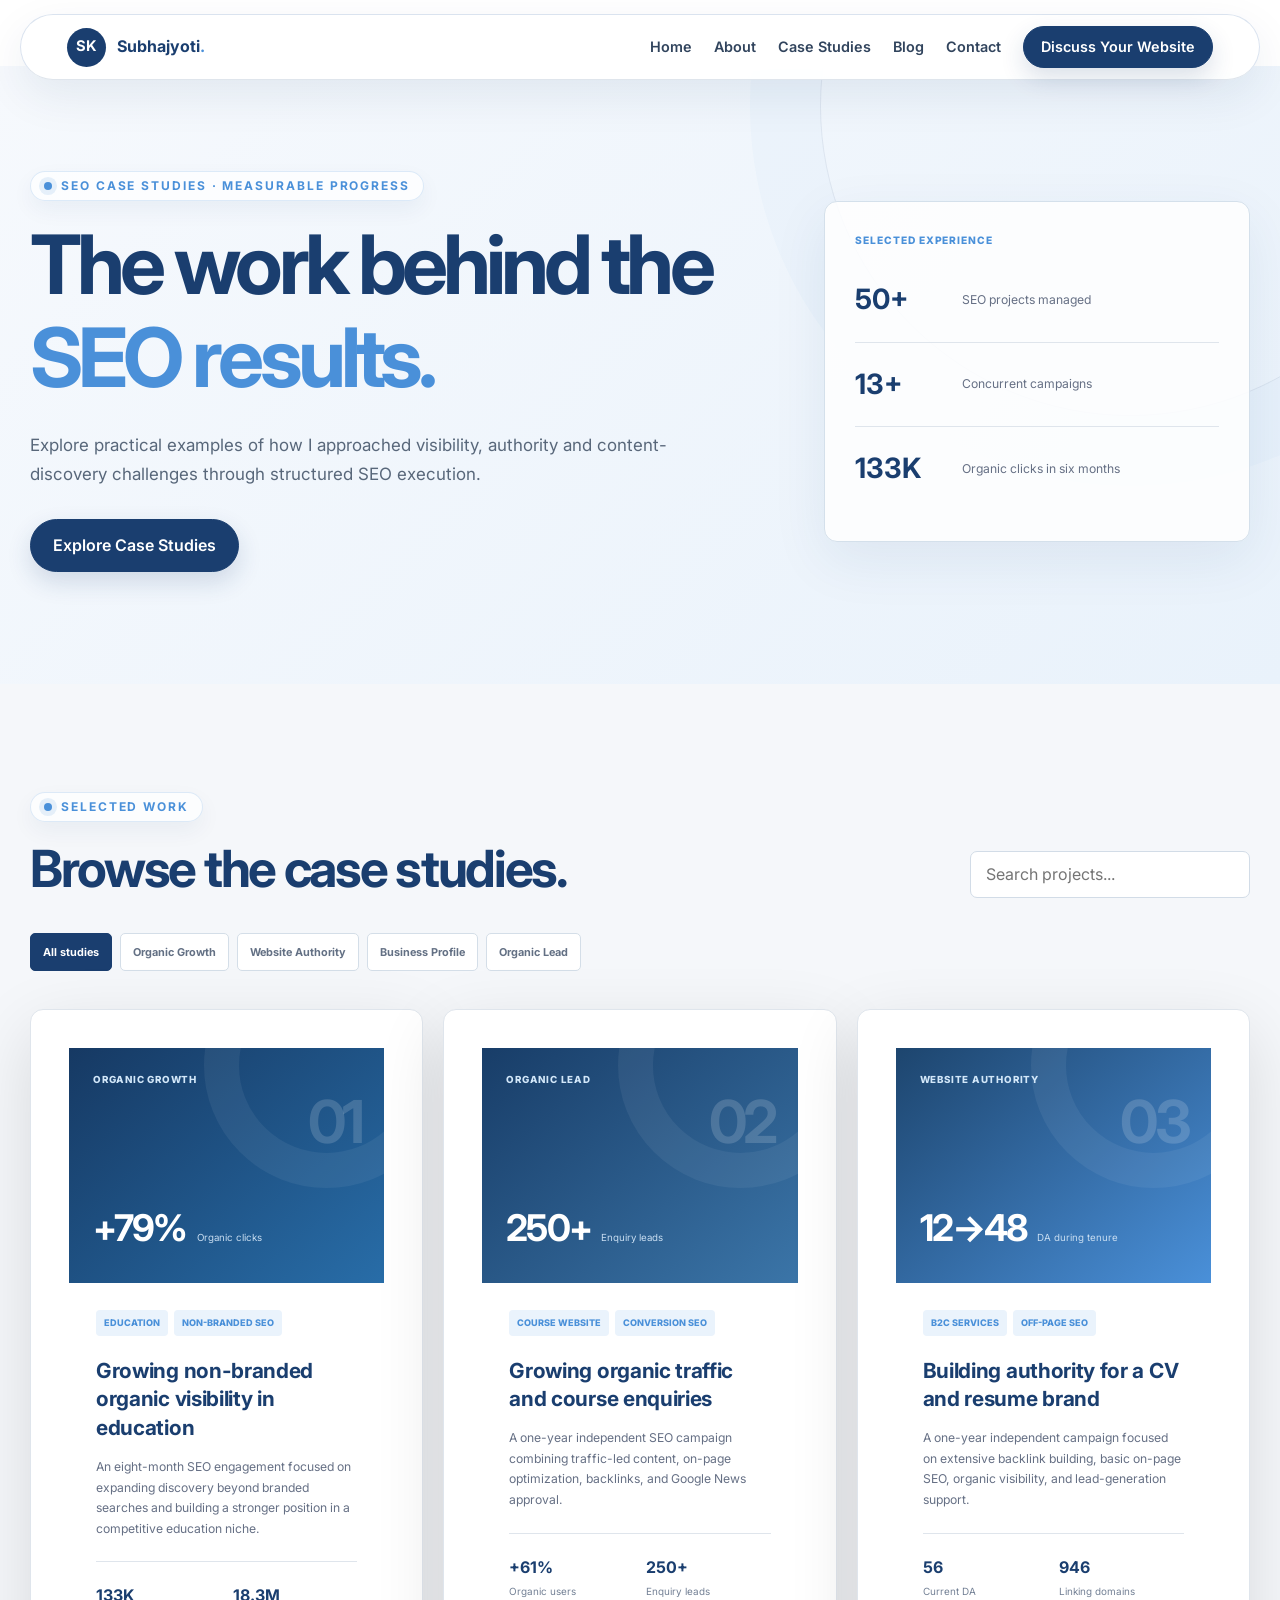
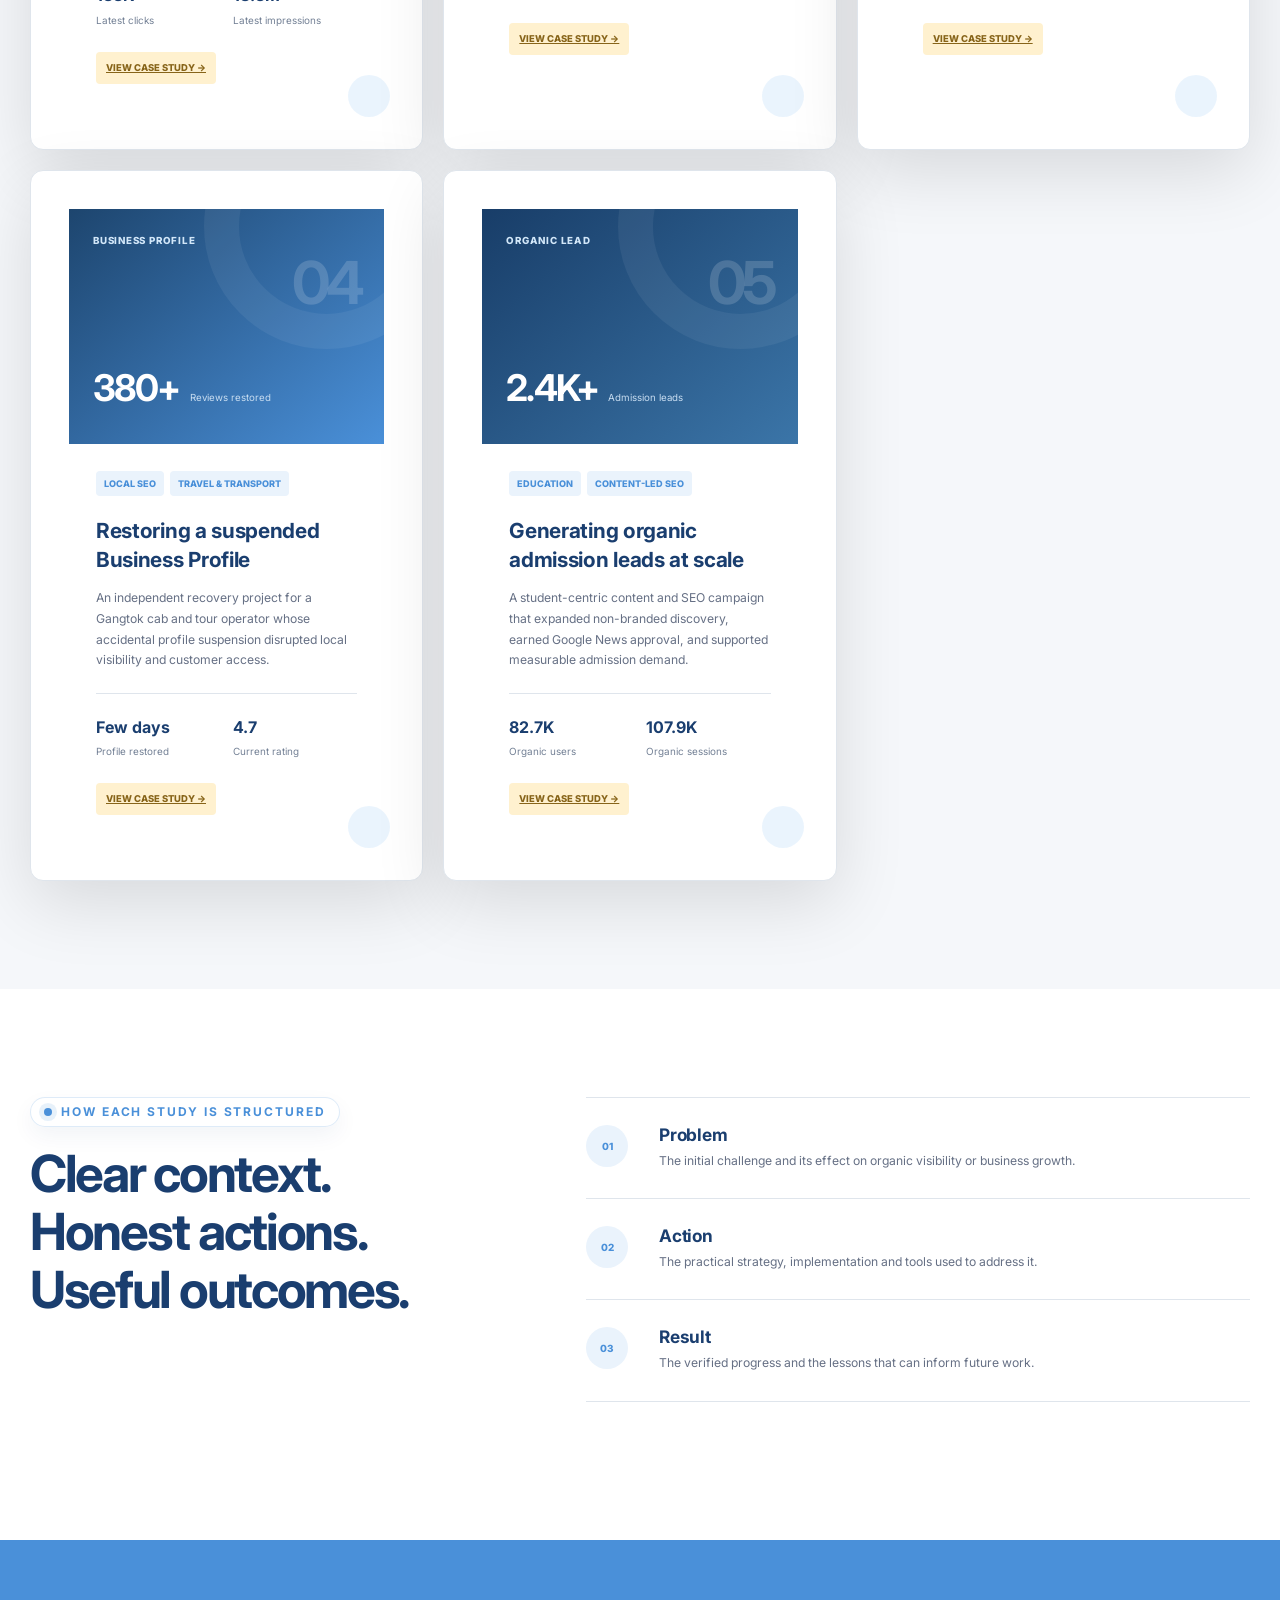
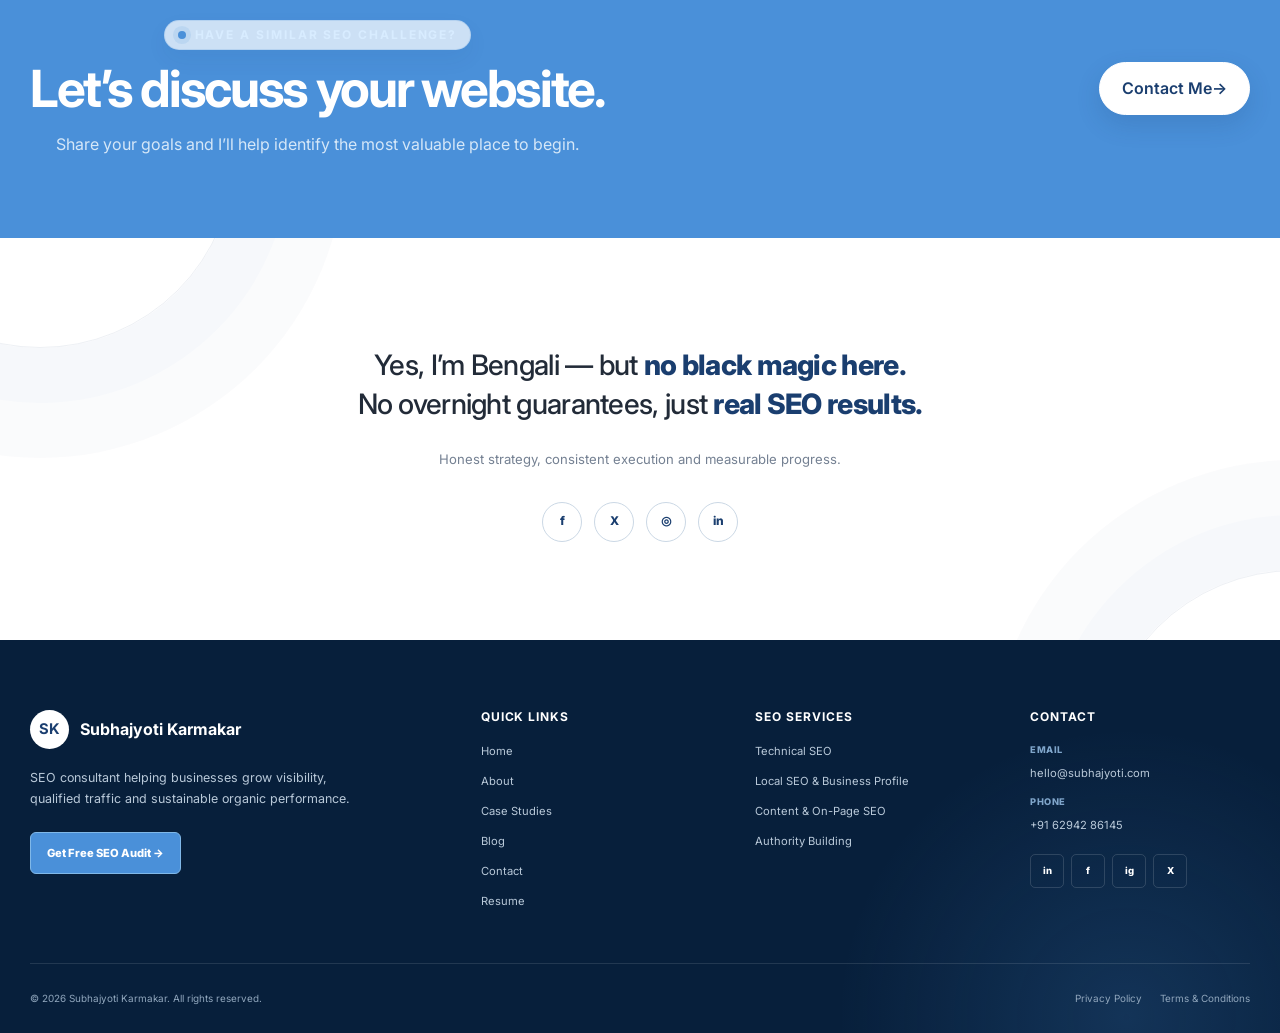
<file: pages/case-studies.html>
<!DOCTYPE html>
<html lang="en">
<head>
  <!-- Google Tag Manager -->
  <script>(function(w,d,s,l,i){w[l]=w[l]||[];w[l].push({'gtm.start':new Date().getTime(),event:'gtm.js'});var f=d.getElementsByTagName(s)[0],j=d.createElement(s),dl=l!='dataLayer'?'&l='+l:'';j.async=true;j.src='https://www.googletagmanager.com/gtm.js?id='+i+dl;f.parentNode.insertBefore(j,f);})(window,document,'script','dataLayer','GTM-P25HCW2P');</script>
  <!-- End Google Tag Manager -->
  <meta charset="UTF-8">
  <meta name="viewport" content="width=device-width, initial-scale=1.0">
  <meta name="description" content="Explore SEO case studies by Subhajyoti Karmakar covering organic growth, multi-industry SEO delivery and YouTube SEO for education.">
  <meta name="author" content="Subhajyoti Karmakar">
  <meta name="robots" content="index, follow">
  <meta name="theme-color" content="#1A3E6F">

  <meta property="og:type" content="website">
  <meta property="og:title" content="SEO Case Studies | Subhajyoti Karmakar">
  <meta property="og:description" content="Practical SEO work presented through clear problems, actions and measurable results.">
  <meta property="og:url" content="https://subhajyoti.com/case-studies">
  <link rel="canonical" href="https://subhajyoti.com/case-studies">

  <title>SEO Case Studies | Subhajyoti Karmakar</title>

  <link rel="preconnect" href="https://fonts.googleapis.com">
  <link rel="preconnect" href="https://fonts.gstatic.com" crossorigin>
  <link href="https://fonts.googleapis.com/css2?family=Inter:wght@400;500;600;700;800&display=swap" rel="stylesheet">
  <link rel="stylesheet" href="../assets/css/styles.css">
  <link rel="stylesheet" href="../assets/css/case-studies.css">
  <link rel="stylesheet" href="../assets/css/signoff.css">
  <script src="../assets/js/case-studies.js" defer></script>

  <script type="application/ld+json">
    {
      "@context": "https://schema.org",
      "@type": "CollectionPage",
      "name": "SEO Case Studies by Subhajyoti Karmakar",
      "description": "A collection of SEO case studies covering organic growth, campaign delivery and YouTube SEO.",
      "url": "https://subhajyoti.com/case-studies",
      "author": {
        "@type": "Person",
        "name": "Subhajyoti Karmakar",
        "url": "https://subhajyoti.com/about"
      }
    }
  </script>
  <script type="application/ld+json">
    {
      "@context": "https://schema.org",
      "@type": "BreadcrumbList",
      "itemListElement": [
        {"@type":"ListItem","position":1,"name":"Home","item":"https://subhajyoti.com/"},
        {"@type":"ListItem","position":2,"name":"Case Studies","item":"https://subhajyoti.com/case-studies"}
      ]
    }
  </script>
</head>
<body class="case-studies-page">
  <noscript><iframe src="https://www.googletagmanager.com/ns.html?id=GTM-P25HCW2P" height="0" width="0" style="display:none;visibility:hidden"></iframe></noscript>
  <a class="skip-link" href="#main-content">Skip to main content</a>

  <header class="site-header" id="top">
    <div class="container nav-wrap">
      <a class="brand" href="../index.html" aria-label="Subhajyoti Karmakar, homepage">
        <span class="brand-mark" aria-hidden="true">SK</span>
        <span>Subhajyoti<span class="brand-dot">.</span></span>
      </a>

      <button class="menu-toggle" type="button" aria-expanded="false" aria-controls="primary-nav" aria-label="Open navigation menu">
        <span></span><span></span><span></span>
      </button>

      <nav class="primary-nav" id="primary-nav" aria-label="Case studies navigation">
        <a href="../index.html">Home</a>
        <a href="about.html">About</a>
        <a href="#studies" aria-current="page">Case Studies</a>
        <a href="blog.html">Blog</a>
        <a href="contact.html">Contact</a>
        <a class="button button-small" href="contact.html">Discuss Your Website</a>
      </nav>
    </div>
  </header>

  <main id="main-content">
    <section class="case-hero" aria-labelledby="case-page-title">
      <div class="container case-hero-grid">
        <div>
          <p class="eyebrow">SEO Case Studies &middot; Measurable Progress</p>
          <h1 id="case-page-title">The work behind the <span>SEO results.</span></h1>
          <p>Explore practical examples of how I approached visibility, authority and content-discovery challenges through structured SEO execution.</p>
          <a class="button" href="#studies">Explore Case Studies</a>
        </div>
        <aside class="case-summary" aria-label="Portfolio highlights">
          <p>Selected experience</p>
          <div><strong>50+</strong><span>SEO projects managed</span></div>
          <div><strong>13+</strong><span>Concurrent campaigns</span></div>
          <div><strong>133K</strong><span>Organic clicks in six months</span></div>
        </aside>
      </div>
    </section>

    <section class="case-library" id="studies" aria-labelledby="studies-title">
      <div class="container">
        <div class="library-heading">
          <div>
            <p class="eyebrow">Selected work</p>
            <h2 id="studies-title">Browse the case studies.</h2>
          </div>
          <label class="case-search" for="case-search">
            <span class="sr-only">Search case studies</span>
            <input id="case-search" type="search" placeholder="Search projects..." autocomplete="off">
          </label>
        </div>

        <div class="case-filters" role="group" aria-label="Filter case studies by focus area">
          <button class="active" type="button" data-filter="all" aria-pressed="true">All studies</button>
          <button type="button" data-filter="organic-growth" aria-pressed="false">Organic Growth</button>
          <button type="button" data-filter="website-authority" aria-pressed="false">Website Authority</button>
          <button type="button" data-filter="business-profile" aria-pressed="false">Business Profile</button>
          <button type="button" data-filter="organic-lead" aria-pressed="false">Organic Lead</button>
        </div>

        <div class="case-grid" id="case-grid">
          <article class="case-card" data-category="organic-growth" data-search="organic growth education non branded queries search console traffic impressions clicks">
            <div class="case-cover cover-authority">
              <span>Organic Growth</span><b aria-hidden="true">01</b>
              <div class="cover-result"><strong>+79%</strong><small>Organic clicks</small></div>
            </div>
            <div class="case-content">
              <div class="case-tags"><span>Education</span><span>Non-branded SEO</span></div>
              <h3>Growing non-branded organic visibility in education</h3>
              <p>An eight-month SEO engagement focused on expanding discovery beyond branded searches and building a stronger position in a competitive education niche.</p>
              <div class="result-row"><span><strong>133K</strong> Latest clicks</span><span><strong>18.3M</strong> Latest impressions</span></div>
              <a class="status-link status-link-live" href="case-studies/education-organic-growth.html">View case study &rarr;</a>
            </div>
          </article>

          <article class="case-card" data-category="organic-lead" data-search="organic lead education course selling enquiry form content strategy google news organic users sessions">
            <div class="case-cover cover-leadership">
              <span>Organic Lead</span><b aria-hidden="true">02</b>
              <div class="cover-result"><strong>250+</strong><small>Enquiry leads</small></div>
            </div>
            <div class="case-content">
              <div class="case-tags"><span>Course website</span><span>Conversion SEO</span></div>
              <h3>Growing organic traffic and course enquiries</h3>
              <p>A one-year independent SEO campaign combining traffic-led content, on-page optimization, backlinks, and Google News approval.</p>
              <div class="result-row"><span><strong>+61%</strong> Organic users</span><span><strong>250+</strong> Enquiry leads</span></div>
              <a class="status-link status-link-live" href="case-studies/course-website-organic-leads.html">View case study &rarr;</a>
            </div>
          </article>

          <article class="case-card" data-category="website-authority" data-search="website authority b2c cv resume off page seo backlinks moz domain authority organic traffic leads">
            <div class="case-cover cover-youtube">
              <span>Website Authority</span><b aria-hidden="true">03</b>
              <div class="cover-result"><strong>12&rarr;48</strong><small>DA during tenure</small></div>
            </div>
            <div class="case-content">
              <div class="case-tags"><span>B2C services</span><span>Off-page SEO</span></div>
              <h3>Building authority for a CV and resume brand</h3>
              <p>A one-year independent campaign focused on extensive backlink building, basic on-page SEO, organic visibility, and lead-generation support.</p>
              <div class="result-row"><span><strong>56</strong> Current DA</span><span><strong>946</strong> Linking domains</span></div>
              <a class="status-link status-link-live" href="case-studies/resume-brand-website-authority.html">View case study &rarr;</a>
            </div>
          </article>

          <article class="case-card" data-category="business-profile" data-search="business profile local seo gangtok cab rental travel tours suspended profile reviews recovery verification">
            <div class="case-cover cover-youtube">
              <span>Business Profile</span><b aria-hidden="true">04</b>
              <div class="cover-result"><strong>380+</strong><small>Reviews restored</small></div>
            </div>
            <div class="case-content">
              <div class="case-tags"><span>Local SEO</span><span>Travel &amp; transport</span></div>
              <h3>Restoring a suspended Business Profile</h3>
              <p>An independent recovery project for a Gangtok cab and tour operator whose accidental profile suspension disrupted local visibility and customer access.</p>
              <div class="result-row"><span><strong>Few days</strong> Profile restored</span><span><strong>4.7</strong> Current rating</span></div>
              <a class="status-link status-link-live" href="case-studies/gangtok-business-profile-restoration.html">View case study &rarr;</a>
            </div>
          </article>

          <article class="case-card" data-category="organic-lead" data-search="organic lead education admissions non branded traffic student content strategy google news ga4 organic users sessions">
            <div class="case-cover cover-leadership">
              <span>Organic Lead</span><b aria-hidden="true">05</b>
              <div class="cover-result"><strong>2.4K+</strong><small>Admission leads</small></div>
            </div>
            <div class="case-content">
              <div class="case-tags"><span>Education</span><span>Content-led SEO</span></div>
              <h3>Generating organic admission leads at scale</h3>
              <p>A student-centric content and SEO campaign that expanded non-branded discovery, earned Google News approval, and supported measurable admission demand.</p>
              <div class="result-row"><span><strong>82.7K</strong> Organic users</span><span><strong>107.9K</strong> Organic sessions</span></div>
              <a class="status-link status-link-live" href="case-studies/education-organic-admission-leads.html">View case study &rarr;</a>
            </div>
          </article>
        </div>

        <p class="no-results" id="no-results" hidden>No case studies match your search.</p>
      </div>
    </section>

    <section class="case-method" aria-labelledby="method-title">
      <div class="container method-grid">
        <div>
          <p class="eyebrow">How each study is structured</p>
          <h2 id="method-title">Clear context. Honest actions. Useful outcomes.</h2>
        </div>
        <div class="method-steps">
          <article><span>01</span><div><h3>Problem</h3><p>The initial challenge and its effect on organic visibility or business growth.</p></div></article>
          <article><span>02</span><div><h3>Action</h3><p>The practical strategy, implementation and tools used to address it.</p></div></article>
          <article><span>03</span><div><h3>Result</h3><p>The verified progress and the lessons that can inform future work.</p></div></article>
        </div>
      </div>
    </section>

    <section class="case-cta" aria-labelledby="case-cta-title">
      <div class="container case-cta-inner">
        <div><p class="eyebrow">Have a similar SEO challenge?</p><h2 id="case-cta-title">Let&rsquo;s discuss your website.</h2><p>Share your goals and I&rsquo;ll help identify the most valuable place to begin.</p></div>
        <a class="button button-light" href="contact.html">Contact Me <span aria-hidden="true">&rarr;</span></a>
      </div>
    </section>

    <section class="shared-signoff" aria-labelledby="case-signoff-title">
      <div class="container shared-signoff-inner">
        <h2 id="case-signoff-title">Yes, I&rsquo;m Bengali &mdash; but <strong>no black magic here.</strong><br>No overnight guarantees, just <strong>real SEO results.</strong></h2>
        <p>Honest strategy, consistent execution and measurable progress.</p>
        <div class="shared-signoff-socials" aria-label="Social profiles">
          <a href="https://www.facebook.com/subhajyotik0" target="_blank" rel="noopener noreferrer" aria-label="Facebook">f</a>
          <a href="https://x.com/i_am_subhajyoti" target="_blank" rel="noopener noreferrer" aria-label="X">X</a>
          <a href="https://www.instagram.com/iamsubhajyoti/" target="_blank" rel="noopener noreferrer" aria-label="Instagram">&#9678;</a>
          <a href="https://www.linkedin.com/in/subhajyoti-karmakar/" target="_blank" rel="noopener noreferrer" aria-label="LinkedIn">in</a>
        </div>
      </div>
    </section>
  </main>

  <footer class="site-footer"><div class="container footer-main"><div class="footer-intro"><a class="brand footer-brand" href="../index.html"><span class="brand-mark" aria-hidden="true">SK</span><span>Subhajyoti Karmakar</span></a><p>SEO consultant helping businesses grow visibility, qualified traffic and sustainable organic performance.</p><a class="footer-audit" href="contact.html#contact-form-section">Get Free SEO Audit &rarr;</a></div><div class="footer-column"><h2>Quick Links</h2><nav aria-label="Footer navigation"><a href="../index.html">Home</a><a href="about.html">About</a><a href="case-studies.html">Case Studies</a><a href="blog.html">Blog</a><a href="contact.html">Contact</a><a href="../assets/documents/subhajyoti-karmakar-resume.pdf" target="_blank">Resume</a></nav></div><div class="footer-column"><h2>SEO Services</h2><nav aria-label="Footer services"><a href="../index.html#services">Technical SEO</a><a href="../index.html#services">Local SEO &amp; Business Profile</a><a href="../index.html#services">Content &amp; On-Page SEO</a><a href="../index.html#services">Authority Building</a></nav></div><div class="footer-column"><h2>Contact</h2><address class="footer-contact-list"><span>Email</span><a href="mailto:hello@subhajyoti.com">hello@subhajyoti.com</a><span>Phone</span><a href="tel:+916294286145">+91 62942 86145</a></address><div class="footer-socials" aria-label="Social profiles"><a href="https://www.linkedin.com/in/subhajyoti-karmakar/" target="_blank" rel="noopener noreferrer" aria-label="LinkedIn">in</a><a href="https://www.facebook.com/subhajyotik0" target="_blank" rel="noopener noreferrer" aria-label="Facebook">f</a><a href="https://www.instagram.com/iamsubhajyoti/" target="_blank" rel="noopener noreferrer" aria-label="Instagram">ig</a><a href="https://x.com/i_am_subhajyoti" target="_blank" rel="noopener noreferrer" aria-label="X">X</a></div></div></div><div class="container footer-bottom"><p>&copy; <span id="current-year">2026</span> Subhajyoti Karmakar. All rights reserved.</p><div class="footer-legal"><a href="privacy-policy.html">Privacy Policy</a><a href="terms-and-conditions.html">Terms &amp; Conditions</a></div></div></footer>
</body>
</html>
</file>
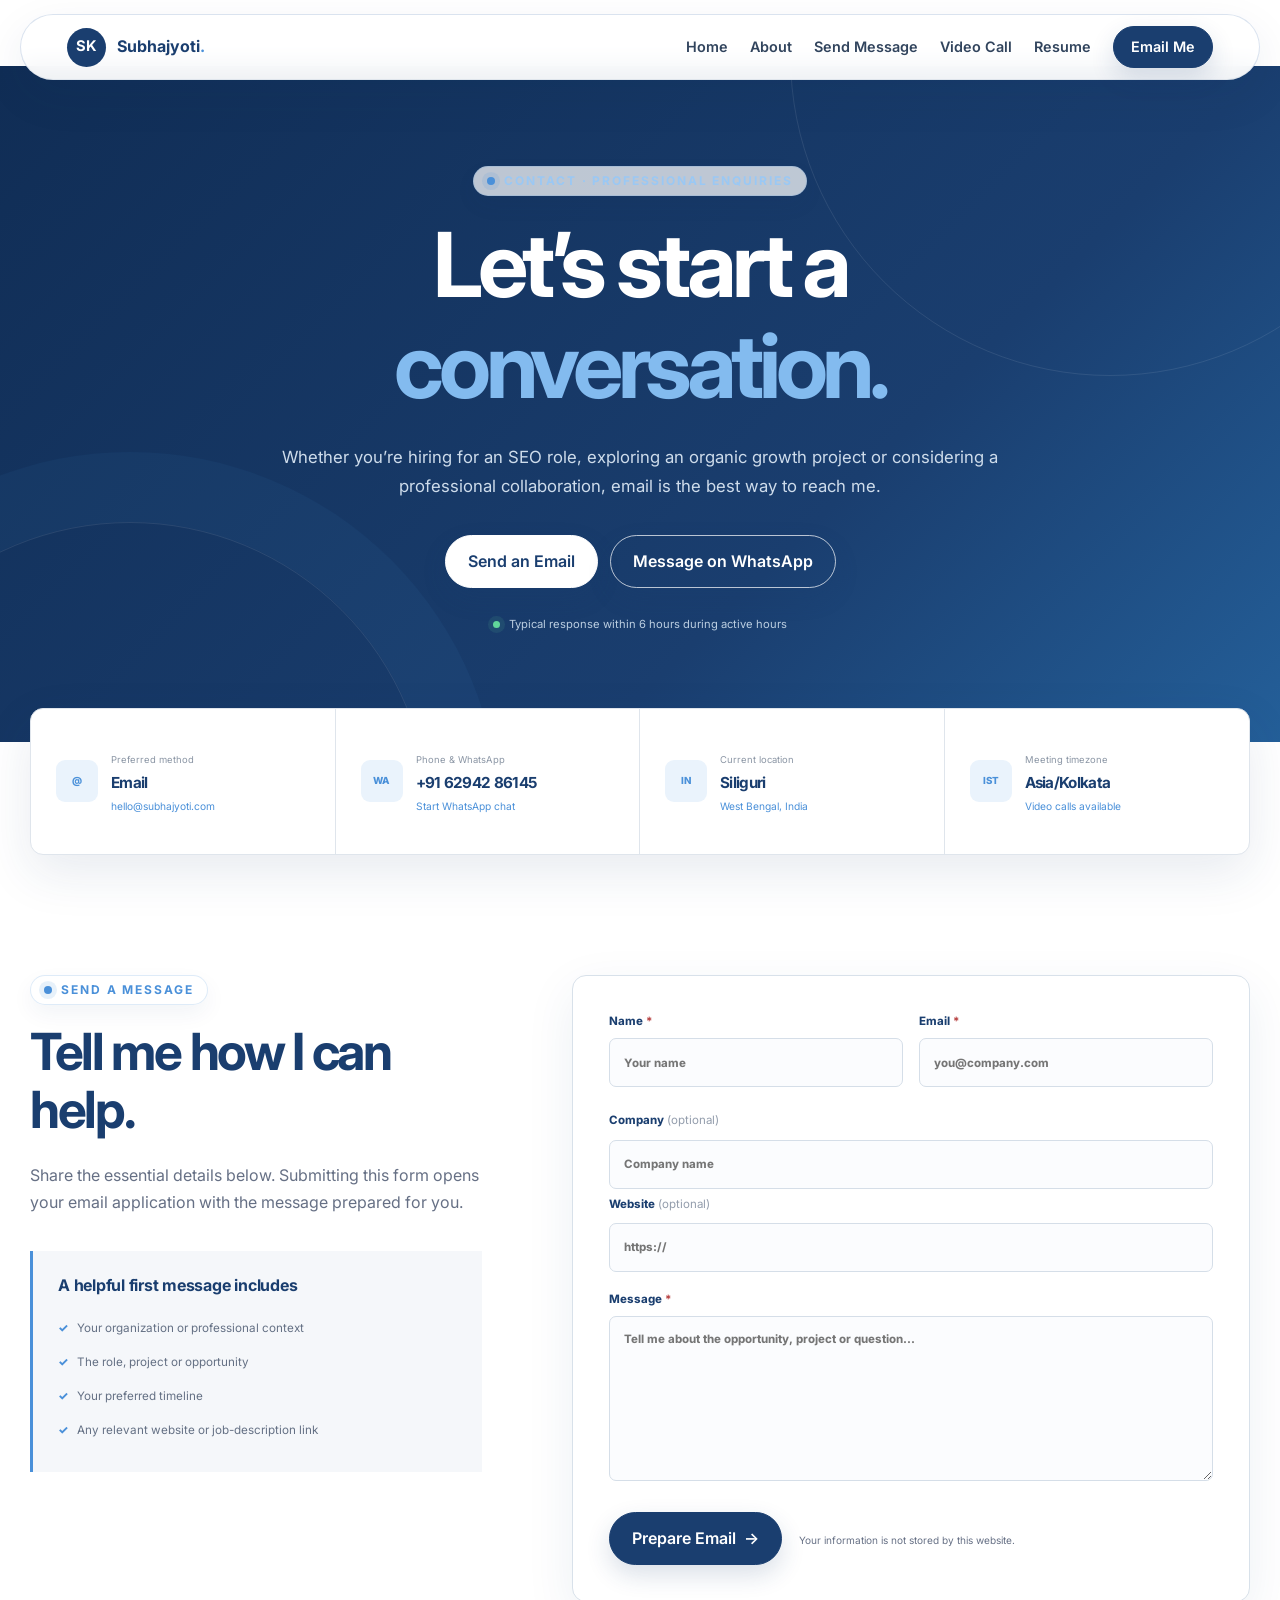
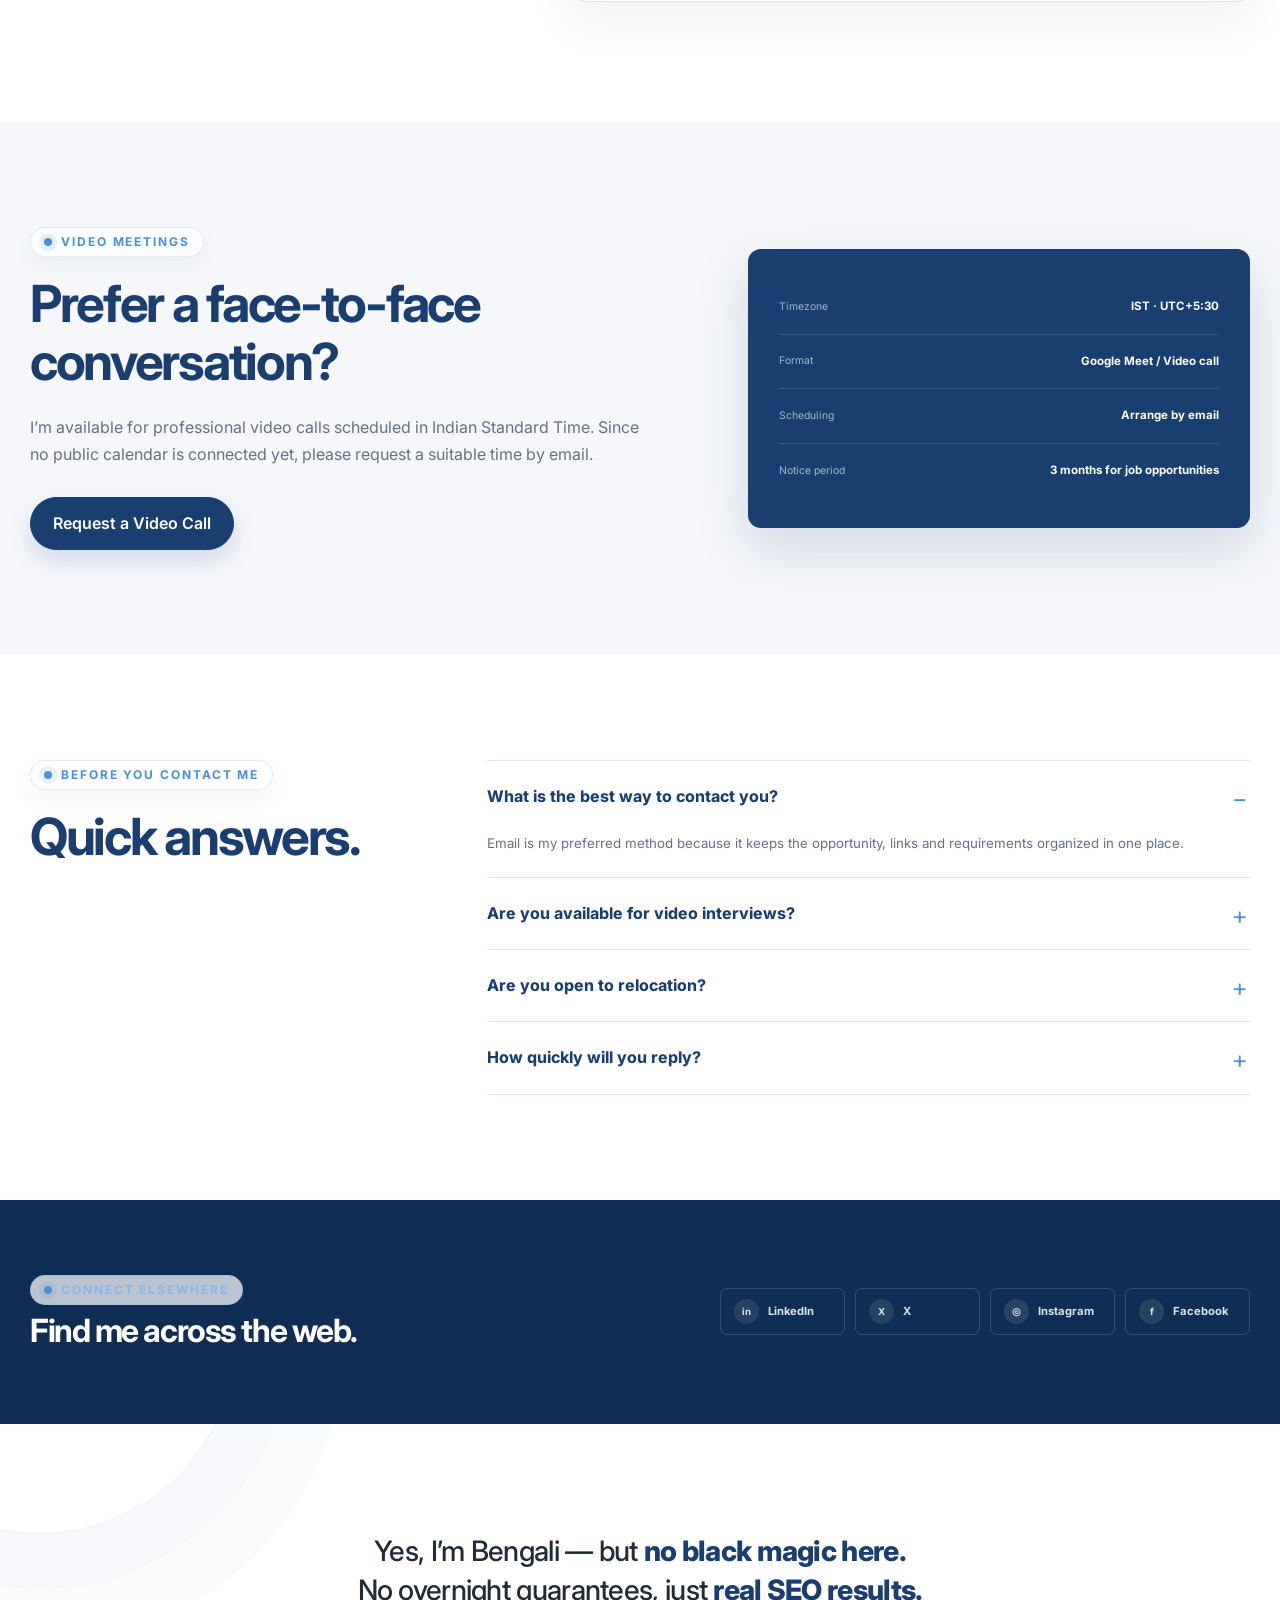
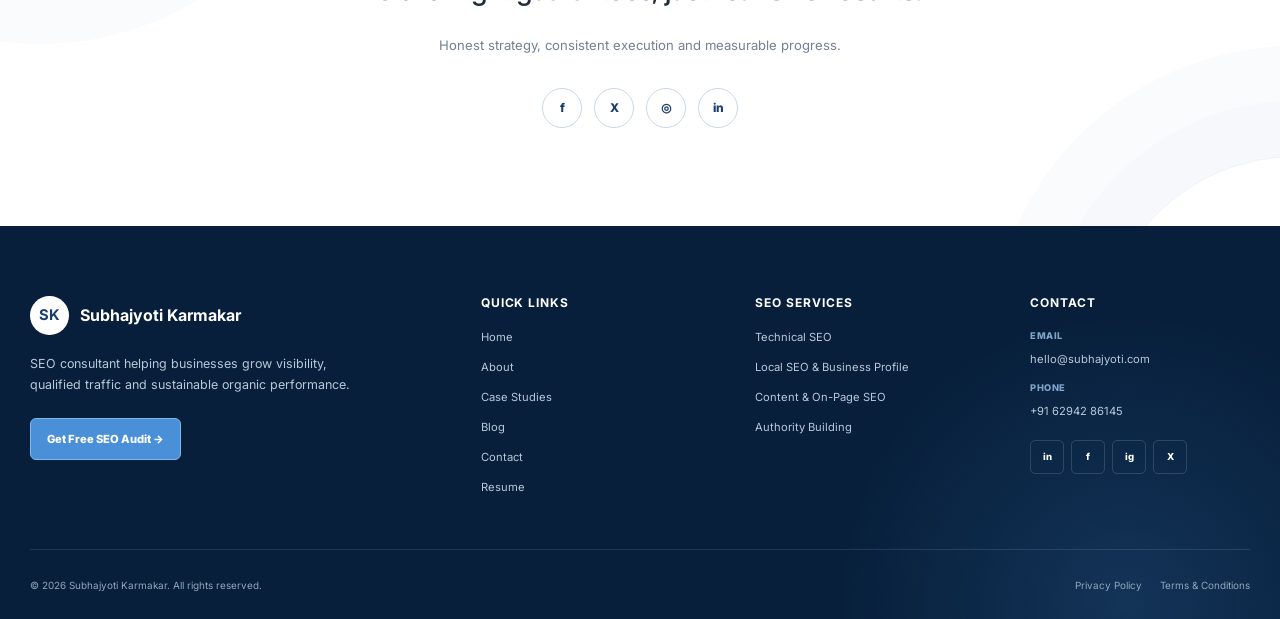
<file: pages/contact.html>
<!DOCTYPE html>
<html lang="en">
<head>
  <!-- Google Tag Manager -->
  <script>(function(w,d,s,l,i){w[l]=w[l]||[];w[l].push({'gtm.start':new Date().getTime(),event:'gtm.js'});var f=d.getElementsByTagName(s)[0],j=d.createElement(s),dl=l!='dataLayer'?'&l='+l:'';j.async=true;j.src='https://www.googletagmanager.com/gtm.js?id='+i+dl;f.parentNode.insertBefore(j,f);})(window,document,'script','dataLayer','GTM-P25HCW2P');</script>
  <!-- End Google Tag Manager -->
  <meta charset="UTF-8">
  <meta name="viewport" content="width=device-width, initial-scale=1.0">
  <meta name="description" content="Contact SEO professional Subhajyoti Karmakar by email, phone or WhatsApp for career opportunities, SEO projects and professional collaborations.">
  <meta name="author" content="Subhajyoti Karmakar">
  <meta name="robots" content="index, follow">
  <meta name="theme-color" content="#1A3E6F">

  <meta property="og:type" content="website">
  <meta property="og:title" content="Contact Subhajyoti Karmakar | SEO Professional">
  <meta property="og:description" content="Get in touch for SEO opportunities, projects, consultations and professional collaborations.">
  <meta property="og:url" content="https://subhajyoti.com/contact">
  <link rel="canonical" href="https://subhajyoti.com/contact">

  <title>Contact Subhajyoti Karmakar | SEO Professional</title>

  <link rel="preconnect" href="https://fonts.googleapis.com">
  <link rel="preconnect" href="https://fonts.gstatic.com" crossorigin>
  <link href="https://fonts.googleapis.com/css2?family=Inter:wght@400;500;600;700;800&display=swap" rel="stylesheet">
  <link rel="stylesheet" href="../assets/css/styles.css">
  <link rel="stylesheet" href="../assets/css/contact.css">
  <link rel="stylesheet" href="../assets/css/signoff.css">
  <script src="../assets/js/contact.js" defer></script>

  <script type="application/ld+json">
    {
      "@context": "https://schema.org",
      "@type": "ContactPage",
      "name": "Contact Subhajyoti Karmakar",
      "url": "https://subhajyoti.com/contact",
      "mainEntity": {
        "@type": "Person",
        "name": "Subhajyoti Karmakar",
        "jobTitle": "SEO Professional",
        "email": "mailto:hello@subhajyoti.com",
        "telephone": "+91-6294286145",
        "address": {
          "@type": "PostalAddress",
          "addressLocality": "Siliguri",
          "addressRegion": "West Bengal",
          "addressCountry": "IN"
        },
        "contactPoint": {
          "@type": "ContactPoint",
          "contactType": "professional enquiries",
          "email": "hello@subhajyoti.com",
          "telephone": "+91-6294286145",
          "availableLanguage": ["English", "Hindi", "Bengali"]
        },
        "sameAs": [
          "https://www.linkedin.com/in/subhajyoti-karmakar/",
          "https://www.facebook.com/subhajyotik0",
          "https://www.instagram.com/iamsubhajyoti/",
          "https://x.com/i_am_subhajyoti"
        ]
      }
    }
  </script>
</head>
<body class="standalone-contact-page">
  <noscript><iframe src="https://www.googletagmanager.com/ns.html?id=GTM-P25HCW2P" height="0" width="0" style="display:none;visibility:hidden"></iframe></noscript>
  <a class="skip-link" href="#main-content">Skip to main content</a>

  <header class="site-header" id="top">
    <div class="container nav-wrap">
      <a class="brand" href="../index.html" aria-label="Subhajyoti Karmakar, homepage">
        <span class="brand-mark" aria-hidden="true">SK</span>
        <span>Subhajyoti<span class="brand-dot">.</span></span>
      </a>

      <button class="menu-toggle" type="button" aria-expanded="false" aria-controls="primary-nav" aria-label="Open navigation menu">
        <span></span><span></span><span></span>
      </button>

      <nav class="primary-nav" id="primary-nav" aria-label="Contact page navigation">
        <a href="../index.html">Home</a>
        <a href="about.html">About</a>
        <a href="#contact-form-section">Send Message</a>
        <a href="#meeting">Video Call</a>
        <a href="../assets/documents/subhajyoti-karmakar-resume.pdf" target="_blank">Resume</a>
        <a class="button button-small" href="mailto:hello@subhajyoti.com">Email Me</a>
      </nav>
    </div>
  </header>

  <main id="main-content">
    <section class="contact-hero" aria-labelledby="contact-page-title">
      <div class="container contact-hero-inner">
        <p class="eyebrow">Contact &middot; Professional Enquiries</p>
        <h1 id="contact-page-title">Let&rsquo;s start a <span>conversation.</span></h1>
        <p>Whether you&rsquo;re hiring for an SEO role, exploring an organic growth project or considering a professional collaboration, email is the best way to reach me.</p>
        <div class="contact-hero-actions">
          <a class="button button-light" href="mailto:hello@subhajyoti.com">Send an Email</a>
          <a class="button button-outline-light" href="https://wa.me/916294286145" target="_blank" rel="noopener noreferrer">Message on WhatsApp</a>
        </div>
        <div class="response-promise"><i></i><span>Typical response within 6 hours during active hours</span></div>
      </div>
    </section>

    <section class="contact-methods" aria-label="Contact options">
      <div class="container contact-method-grid">
        <article>
          <span class="method-icon" aria-hidden="true">@</span>
          <div><small>Preferred method</small><h2>Email</h2><a href="mailto:hello@subhajyoti.com">hello@subhajyoti.com</a></div>
        </article>
        <article>
          <span class="method-icon" aria-hidden="true">WA</span>
          <div><small>Phone &amp; WhatsApp</small><h2>+91 62942 86145</h2><a href="https://wa.me/916294286145" target="_blank" rel="noopener noreferrer">Start WhatsApp chat</a></div>
        </article>
        <article>
          <span class="method-icon" aria-hidden="true">IN</span>
          <div><small>Current location</small><h2>Siliguri</h2><p>West Bengal, India</p></div>
        </article>
        <article>
          <span class="method-icon" aria-hidden="true">IST</span>
          <div><small>Meeting timezone</small><h2>Asia/Kolkata</h2><p>Video calls available</p></div>
        </article>
      </div>
    </section>

    <section class="contact-main-section" id="contact-form-section" aria-labelledby="form-title">
      <div class="container contact-main-grid">
        <div class="contact-form-intro">
          <p class="eyebrow">Send a message</p>
          <h2 id="form-title">Tell me how I can help.</h2>
          <p>Share the essential details below. Submitting this form opens your email application with the message prepared for you.</p>

          <div class="good-enquiry">
            <h3>A helpful first message includes</h3>
            <ul>
              <li>Your organization or professional context</li>
              <li>The role, project or opportunity</li>
              <li>Your preferred timeline</li>
              <li>Any relevant website or job-description link</li>
            </ul>
          </div>
        </div>

        <form class="standalone-contact-form" id="contact-page-form">
          <div class="contact-field-row">
            <label for="contact-name">Name <strong>*</strong><input id="contact-name" type="text" name="name" autocomplete="name" required placeholder="Your name"></label>
            <label for="contact-email">Email <strong>*</strong><input id="contact-email" type="email" name="email" autocomplete="email" required placeholder="you@company.com"></label>
          </div>
          <div class="contact-field-row">
            <label for="contact-company">Company <span>(optional)</span><input id="contact-company" type="text" name="company" autocomplete="organization" placeholder="Company name"></label>
            <label for="contact-website">Website <span>(optional)</span><input id="contact-website" type="url" name="website" autocomplete="url" placeholder="https://"></label>
          </div>
          <label for="contact-message">Message <strong>*</strong><textarea id="contact-message" name="message" rows="7" required placeholder="Tell me about the opportunity, project or question..."></textarea></label>
          <button class="button" type="submit">Prepare Email <span aria-hidden="true">&rarr;</span></button>
          <p class="contact-form-status" id="contact-form-status" aria-live="polite">Your information is not stored by this website.</p>
        </form>
      </div>
    </section>

    <section class="meeting-section" id="meeting" aria-labelledby="meeting-title">
      <div class="container meeting-grid">
        <div>
          <p class="eyebrow">Video meetings</p>
          <h2 id="meeting-title">Prefer a face-to-face conversation?</h2>
          <p>I&rsquo;m available for professional video calls scheduled in Indian Standard Time. Since no public calendar is connected yet, please request a suitable time by email.</p>
          <a class="button" href="mailto:hello@subhajyoti.com?subject=Video%20Call%20Request">Request a Video Call</a>
        </div>
        <aside class="meeting-card">
          <div><span>Timezone</span><strong>IST &middot; UTC+5:30</strong></div>
          <div><span>Format</span><strong>Google Meet / Video call</strong></div>
          <div><span>Scheduling</span><strong>Arrange by email</strong></div>
          <div><span>Notice period</span><strong>3 months for job opportunities</strong></div>
        </aside>
      </div>
    </section>

    <section class="contact-faq" aria-labelledby="contact-faq-title">
      <div class="container contact-faq-grid">
        <div><p class="eyebrow">Before you contact me</p><h2 id="contact-faq-title">Quick answers.</h2></div>
        <div class="contact-faq-list">
          <details open><summary>What is the best way to contact you?</summary><p>Email is my preferred method because it keeps the opportunity, links and requirements organized in one place.</p></details>
          <details><summary>Are you available for video interviews?</summary><p>Yes. I am available for video interviews and professional calls scheduled in Indian Standard Time.</p></details>
          <details><summary>Are you open to relocation?</summary><p>Yes. I am open to relocation as well as remote, hybrid and office-based opportunities.</p></details>
          <details><summary>How quickly will you reply?</summary><p>I typically aim to respond within six hours during active hours. Complex enquiries may need a little more time.</p></details>
        </div>
      </div>
    </section>

    <section class="contact-social-section" aria-labelledby="social-title">
      <div class="container contact-social-inner">
        <div><p class="eyebrow">Connect elsewhere</p><h2 id="social-title">Find me across the web.</h2></div>
        <div class="contact-social-links">
          <a href="https://www.linkedin.com/in/subhajyoti-karmakar/" target="_blank" rel="noopener noreferrer"><span>in</span>LinkedIn</a>
          <a href="https://x.com/i_am_subhajyoti" target="_blank" rel="noopener noreferrer"><span>X</span>X</a>
          <a href="https://www.instagram.com/iamsubhajyoti/" target="_blank" rel="noopener noreferrer"><span>◎</span>Instagram</a>
          <a href="https://www.facebook.com/subhajyotik0" target="_blank" rel="noopener noreferrer"><span>f</span>Facebook</a>
        </div>
      </div>
    </section>

    <section class="shared-signoff" aria-labelledby="contact-signoff-title">
      <div class="container shared-signoff-inner">
        <h2 id="contact-signoff-title">Yes, I&rsquo;m Bengali &mdash; but <strong>no black magic here.</strong><br>No overnight guarantees, just <strong>real SEO results.</strong></h2>
        <p>Honest strategy, consistent execution and measurable progress.</p>
        <div class="shared-signoff-socials" aria-label="Social profiles">
          <a href="https://www.facebook.com/subhajyotik0" target="_blank" rel="noopener noreferrer" aria-label="Facebook">f</a>
          <a href="https://x.com/i_am_subhajyoti" target="_blank" rel="noopener noreferrer" aria-label="X">X</a>
          <a href="https://www.instagram.com/iamsubhajyoti/" target="_blank" rel="noopener noreferrer" aria-label="Instagram">◎</a>
          <a href="https://www.linkedin.com/in/subhajyoti-karmakar/" target="_blank" rel="noopener noreferrer" aria-label="LinkedIn">in</a>
        </div>
      </div>
    </section>
  </main>

  <footer class="site-footer"><div class="container footer-main"><div class="footer-intro"><a class="brand footer-brand" href="../index.html"><span class="brand-mark" aria-hidden="true">SK</span><span>Subhajyoti Karmakar</span></a><p>SEO consultant helping businesses grow visibility, qualified traffic and sustainable organic performance.</p><a class="footer-audit" href="contact.html#contact-form-section">Get Free SEO Audit &rarr;</a></div><div class="footer-column"><h2>Quick Links</h2><nav aria-label="Footer navigation"><a href="../index.html">Home</a><a href="about.html">About</a><a href="case-studies.html">Case Studies</a><a href="blog.html">Blog</a><a href="contact.html">Contact</a><a href="../assets/documents/subhajyoti-karmakar-resume.pdf" target="_blank">Resume</a></nav></div><div class="footer-column"><h2>SEO Services</h2><nav aria-label="Footer services"><a href="../index.html#services">Technical SEO</a><a href="../index.html#services">Local SEO &amp; Business Profile</a><a href="../index.html#services">Content &amp; On-Page SEO</a><a href="../index.html#services">Authority Building</a></nav></div><div class="footer-column"><h2>Contact</h2><address class="footer-contact-list"><span>Email</span><a href="mailto:hello@subhajyoti.com">hello@subhajyoti.com</a><span>Phone</span><a href="tel:+916294286145">+91 62942 86145</a></address><div class="footer-socials" aria-label="Social profiles"><a href="https://www.linkedin.com/in/subhajyoti-karmakar/" target="_blank" rel="noopener noreferrer" aria-label="LinkedIn">in</a><a href="https://www.facebook.com/subhajyotik0" target="_blank" rel="noopener noreferrer" aria-label="Facebook">f</a><a href="https://www.instagram.com/iamsubhajyoti/" target="_blank" rel="noopener noreferrer" aria-label="Instagram">ig</a><a href="https://x.com/i_am_subhajyoti" target="_blank" rel="noopener noreferrer" aria-label="X">X</a></div></div></div><div class="container footer-bottom"><p>&copy; <span id="current-year">2026</span> Subhajyoti Karmakar. All rights reserved.</p><div class="footer-legal"><a href="privacy-policy.html">Privacy Policy</a><a href="terms-and-conditions.html">Terms &amp; Conditions</a></div></div></footer>
</body>
</html>
</file>
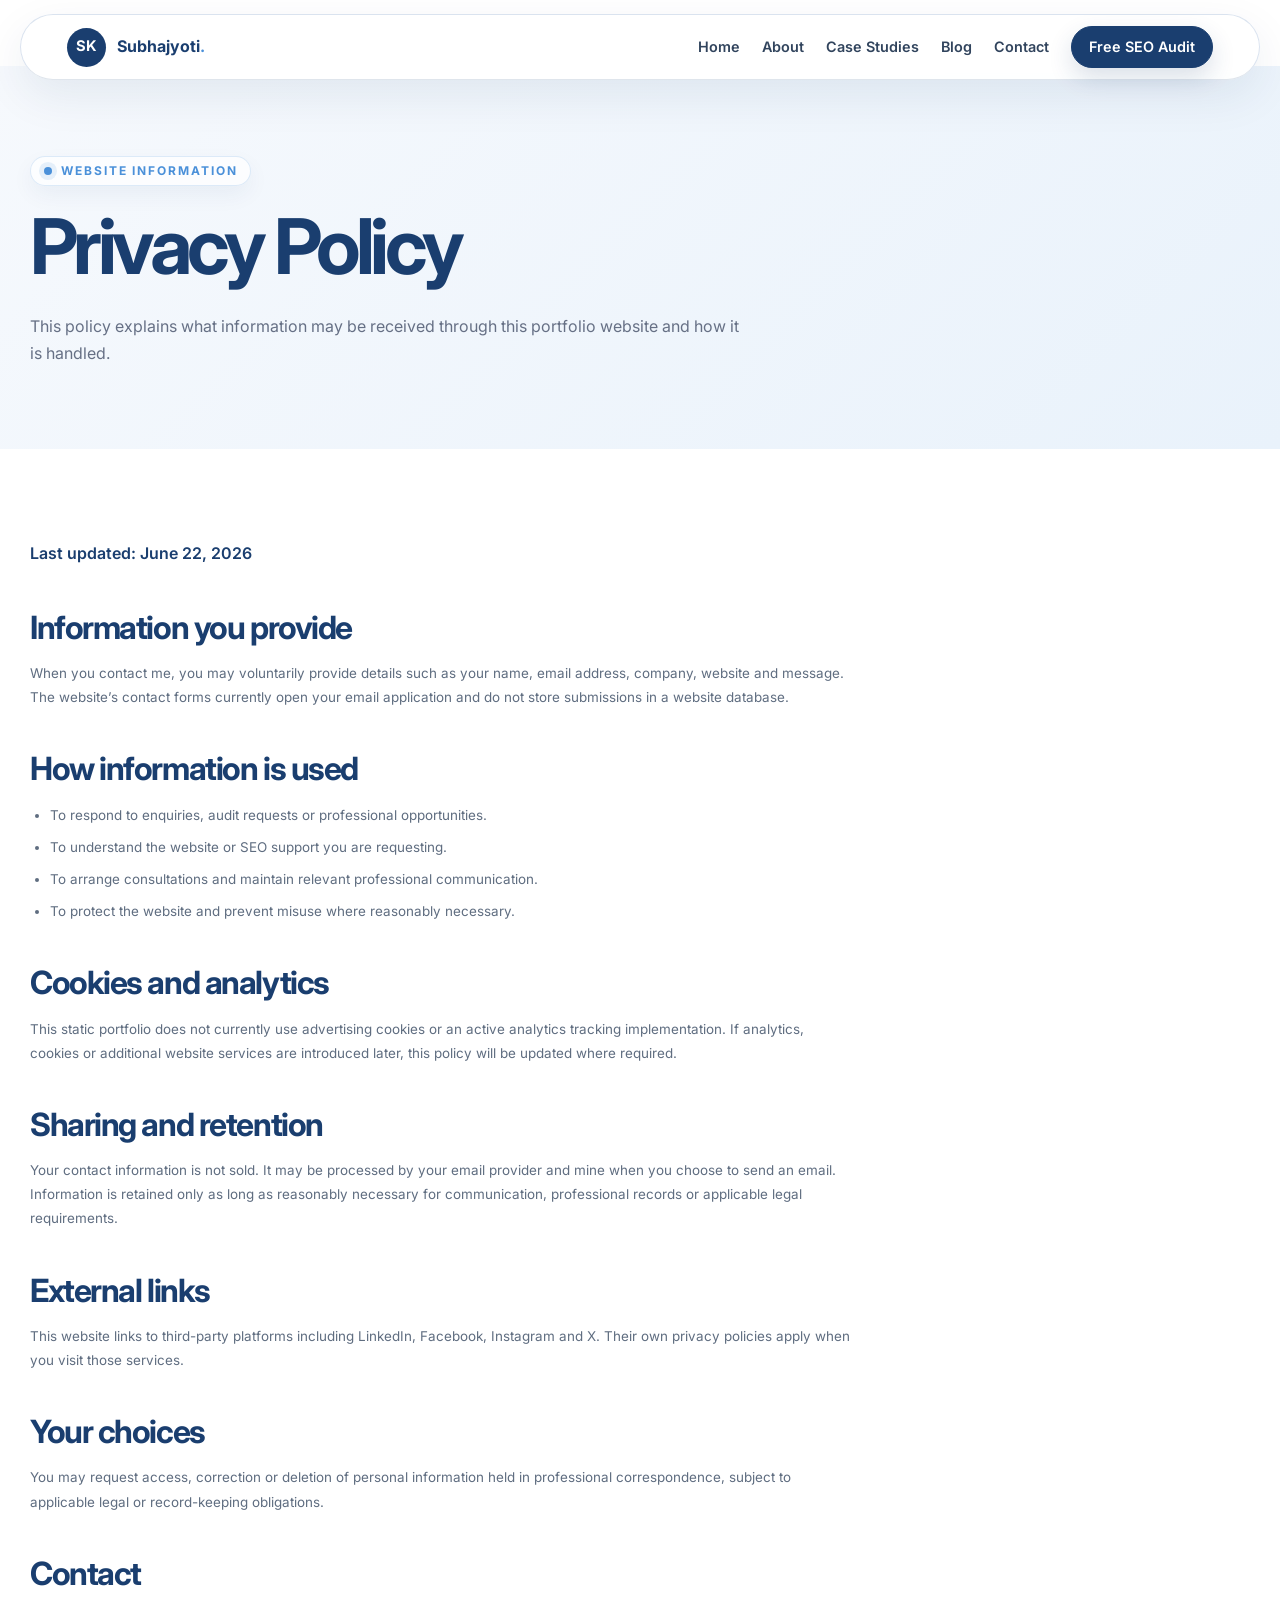
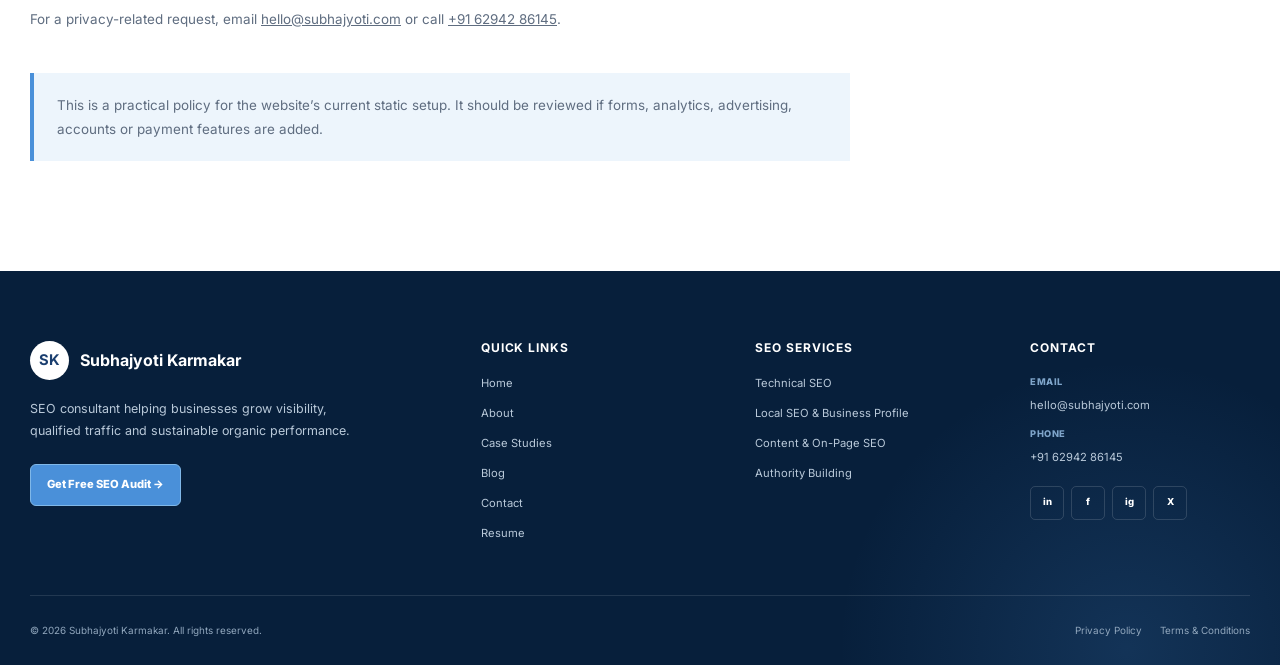
<file: pages/privacy-policy.html>
<!DOCTYPE html>
<html lang="en">
<head>
  <!-- Google Tag Manager -->
  <script>(function(w,d,s,l,i){w[l]=w[l]||[];w[l].push({'gtm.start':new Date().getTime(),event:'gtm.js'});var f=d.getElementsByTagName(s)[0],j=d.createElement(s),dl=l!='dataLayer'?'&l='+l:'';j.async=true;j.src='https://www.googletagmanager.com/gtm.js?id='+i+dl;f.parentNode.insertBefore(j,f);})(window,document,'script','dataLayer','GTM-P25HCW2P');</script>
  <!-- End Google Tag Manager -->
  <meta charset="UTF-8">
  <meta name="viewport" content="width=device-width, initial-scale=1.0">
  <meta name="description" content="Privacy Policy for the personal portfolio website of SEO Consultant Subhajyoti Karmakar.">
  <meta name="author" content="Subhajyoti Karmakar">
  <meta name="robots" content="index, follow">
  <meta name="theme-color" content="#1A3E6F">
  <link rel="canonical" href="https://subhajyoti.com/privacy-policy">
  <title>Privacy Policy | Subhajyoti Karmakar</title>
  <link rel="preconnect" href="https://fonts.googleapis.com">
  <link rel="preconnect" href="https://fonts.gstatic.com" crossorigin>
  <link href="https://fonts.googleapis.com/css2?family=Inter:wght@400;500;600;700;800&display=swap" rel="stylesheet">
  <link rel="stylesheet" href="../assets/css/styles.css">
  <link rel="stylesheet" href="../assets/css/legal.css">
  <script src="../assets/js/legal.js" defer></script>
</head>
<body class="legal-page">
  <noscript><iframe src="https://www.googletagmanager.com/ns.html?id=GTM-P25HCW2P" height="0" width="0" style="display:none;visibility:hidden"></iframe></noscript>
  <a class="skip-link" href="#main-content">Skip to main content</a>
  <header class="site-header" id="top"><div class="container nav-wrap"><a class="brand" href="../index.html" aria-label="Subhajyoti Karmakar, homepage"><span class="brand-mark" aria-hidden="true">SK</span><span>Subhajyoti<span class="brand-dot">.</span></span></a><button class="menu-toggle" type="button" aria-expanded="false" aria-controls="primary-nav" aria-label="Open navigation menu"><span></span><span></span><span></span></button><nav class="primary-nav" id="primary-nav" aria-label="Primary navigation"><a href="../index.html">Home</a><a href="about.html">About</a><a href="case-studies.html">Case Studies</a><a href="blog.html">Blog</a><a href="contact.html">Contact</a><a class="button button-small" href="contact.html#contact-form-section">Free SEO Audit</a></nav></div></header>

  <main id="main-content">
    <section class="legal-hero"><div class="container"><p class="eyebrow">Website information</p><h1>Privacy Policy</h1><p>This policy explains what information may be received through this portfolio website and how it is handled.</p></div></section>
    <section class="legal-content"><div class="container"><article class="legal-article">
      <p>Last updated: June 22, 2026</p>
      <section><h2>Information you provide</h2><p>When you contact me, you may voluntarily provide details such as your name, email address, company, website and message. The website&rsquo;s contact forms currently open your email application and do not store submissions in a website database.</p></section>
      <section><h2>How information is used</h2><ul><li>To respond to enquiries, audit requests or professional opportunities.</li><li>To understand the website or SEO support you are requesting.</li><li>To arrange consultations and maintain relevant professional communication.</li><li>To protect the website and prevent misuse where reasonably necessary.</li></ul></section>
      <section><h2>Cookies and analytics</h2><p>This static portfolio does not currently use advertising cookies or an active analytics tracking implementation. If analytics, cookies or additional website services are introduced later, this policy will be updated where required.</p></section>
      <section><h2>Sharing and retention</h2><p>Your contact information is not sold. It may be processed by your email provider and mine when you choose to send an email. Information is retained only as long as reasonably necessary for communication, professional records or applicable legal requirements.</p></section>
      <section><h2>External links</h2><p>This website links to third-party platforms including LinkedIn, Facebook, Instagram and X. Their own privacy policies apply when you visit those services.</p></section>
      <section><h2>Your choices</h2><p>You may request access, correction or deletion of personal information held in professional correspondence, subject to applicable legal or record-keeping obligations.</p></section>
      <section><h2>Contact</h2><p>For a privacy-related request, email <a href="mailto:hello@subhajyoti.com">hello@subhajyoti.com</a> or call <a href="tel:+916294286145">+91 62942 86145</a>.</p></section>
      <div class="legal-note"><p>This is a practical policy for the website&rsquo;s current static setup. It should be reviewed if forms, analytics, advertising, accounts or payment features are added.</p></div>
    </article></div></section>

  </main>

  <footer class="site-footer"><div class="container footer-main"><div class="footer-intro"><a class="brand footer-brand" href="../index.html"><span class="brand-mark" aria-hidden="true">SK</span><span>Subhajyoti Karmakar</span></a><p>SEO consultant helping businesses grow visibility, qualified traffic and sustainable organic performance.</p><a class="footer-audit" href="contact.html#contact-form-section">Get Free SEO Audit &rarr;</a></div><div class="footer-column"><h2>Quick Links</h2><nav aria-label="Footer navigation"><a href="../index.html">Home</a><a href="about.html">About</a><a href="case-studies.html">Case Studies</a><a href="blog.html">Blog</a><a href="contact.html">Contact</a><a href="../assets/documents/subhajyoti-karmakar-resume.pdf" target="_blank">Resume</a></nav></div><div class="footer-column"><h2>SEO Services</h2><nav aria-label="Footer services"><a href="../index.html#services">Technical SEO</a><a href="../index.html#services">Local SEO &amp; Business Profile</a><a href="../index.html#services">Content &amp; On-Page SEO</a><a href="../index.html#services">Authority Building</a></nav></div><div class="footer-column"><h2>Contact</h2><address class="footer-contact-list"><span>Email</span><a href="mailto:hello@subhajyoti.com">hello@subhajyoti.com</a><span>Phone</span><a href="tel:+916294286145">+91 62942 86145</a></address><div class="footer-socials" aria-label="Social profiles"><a href="https://www.linkedin.com/in/subhajyoti-karmakar/" target="_blank" rel="noopener noreferrer" aria-label="LinkedIn">in</a><a href="https://www.facebook.com/subhajyotik0" target="_blank" rel="noopener noreferrer" aria-label="Facebook">f</a><a href="https://www.instagram.com/iamsubhajyoti/" target="_blank" rel="noopener noreferrer" aria-label="Instagram">ig</a><a href="https://x.com/i_am_subhajyoti" target="_blank" rel="noopener noreferrer" aria-label="X">X</a></div></div></div><div class="container footer-bottom"><p>&copy; <span id="current-year">2026</span> Subhajyoti Karmakar. All rights reserved.</p><div class="footer-legal"><a href="privacy-policy.html" aria-current="page">Privacy Policy</a><a href="terms-and-conditions.html">Terms &amp; Conditions</a></div></div></footer>
</body>
</html>
</file>
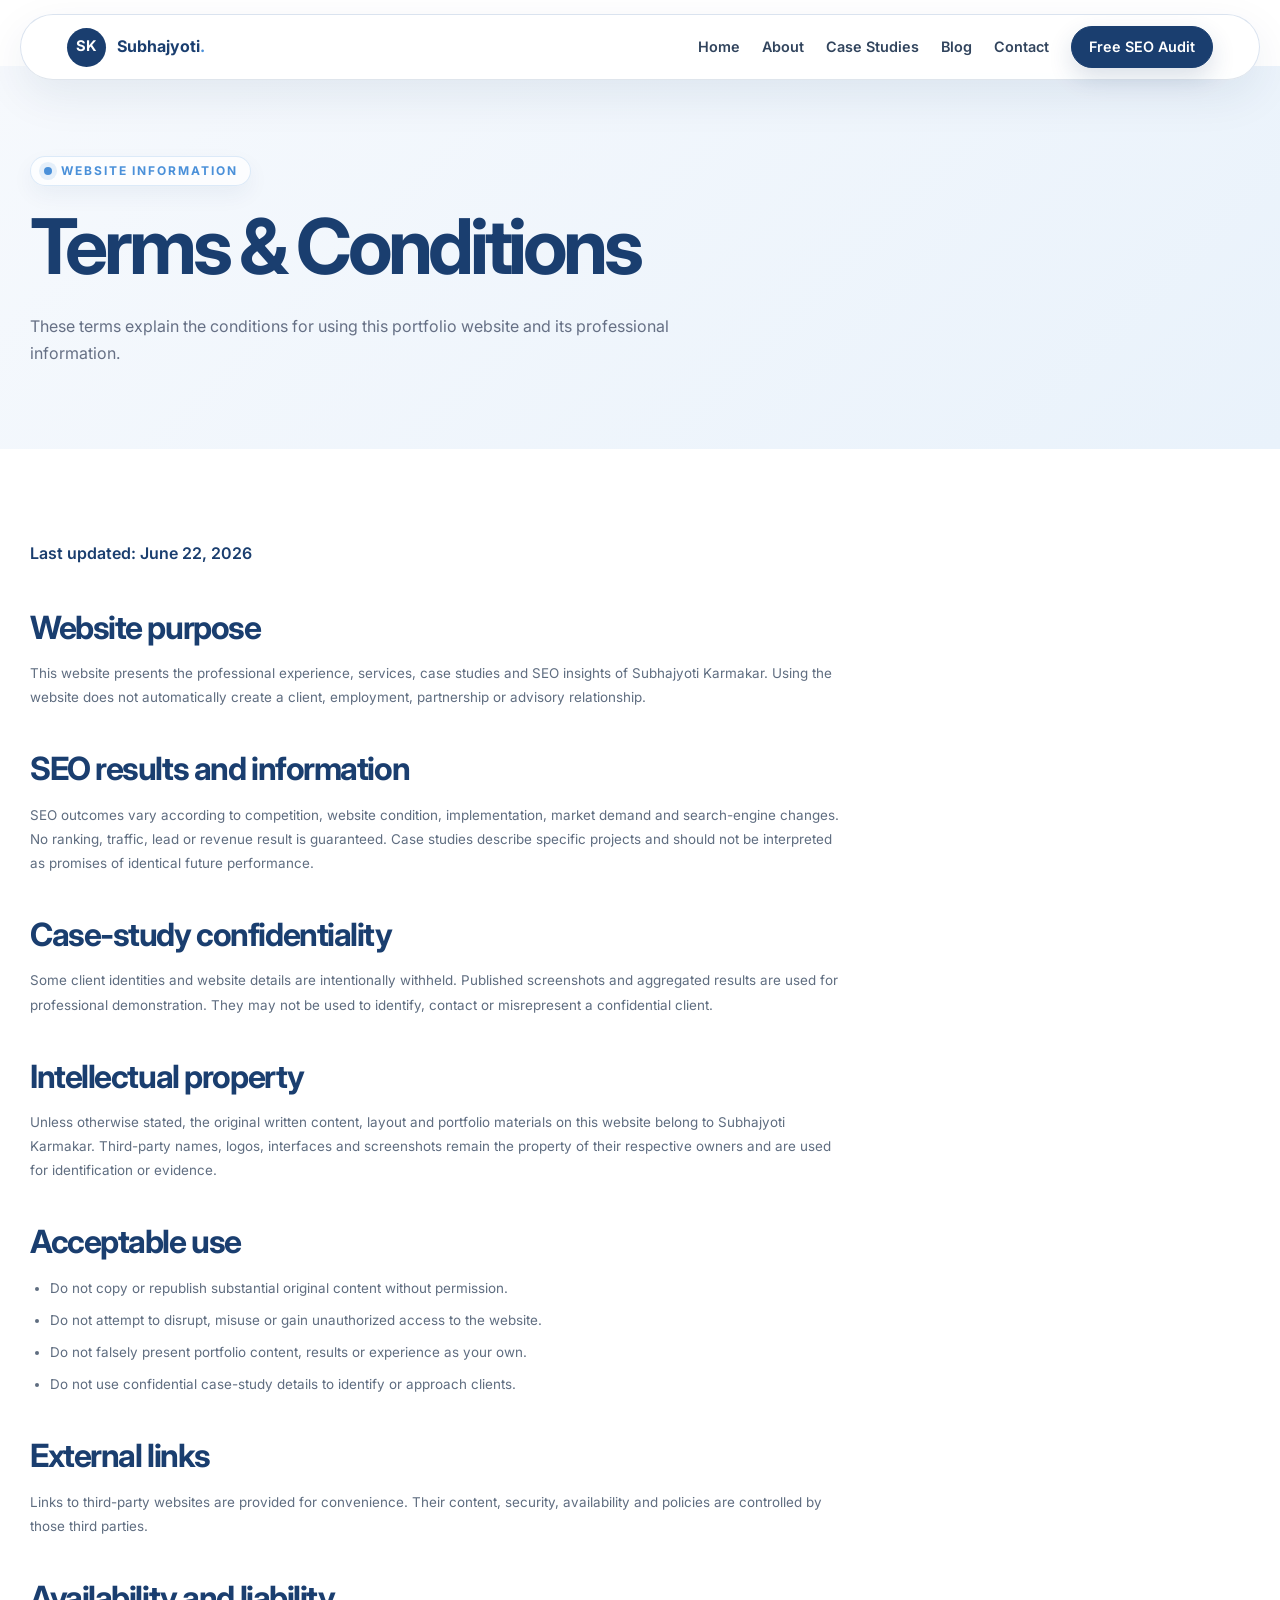
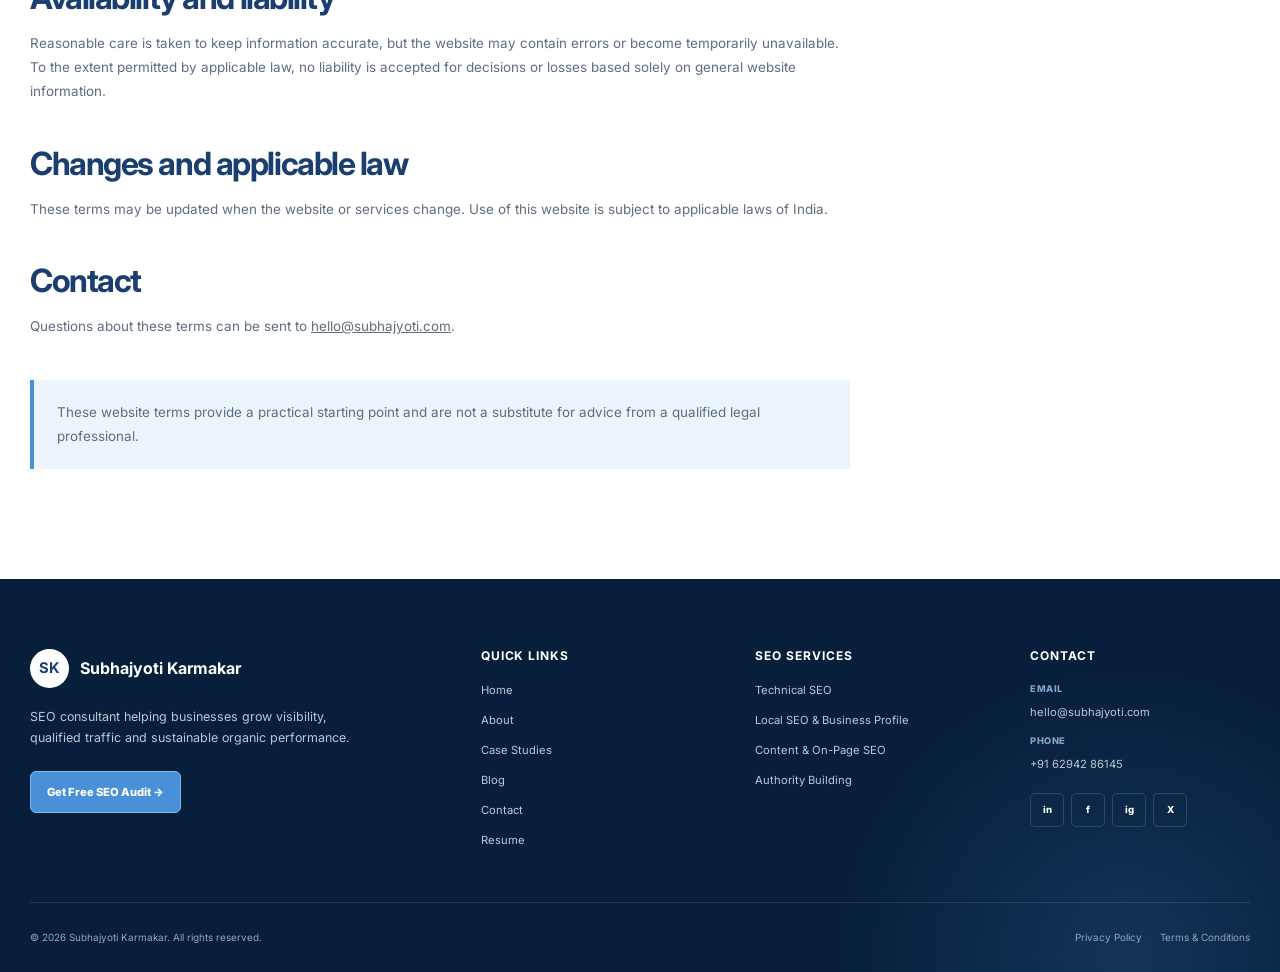
<file: pages/terms-and-conditions.html>
<!DOCTYPE html>
<html lang="en">
<head>
  <!-- Google Tag Manager -->
  <script>(function(w,d,s,l,i){w[l]=w[l]||[];w[l].push({'gtm.start':new Date().getTime(),event:'gtm.js'});var f=d.getElementsByTagName(s)[0],j=d.createElement(s),dl=l!='dataLayer'?'&l='+l:'';j.async=true;j.src='https://www.googletagmanager.com/gtm.js?id='+i+dl;f.parentNode.insertBefore(j,f);})(window,document,'script','dataLayer','GTM-P25HCW2P');</script>
  <!-- End Google Tag Manager -->
  <meta charset="UTF-8">
  <meta name="viewport" content="width=device-width, initial-scale=1.0">
  <meta name="description" content="Terms and Conditions for the personal portfolio website of SEO Consultant Subhajyoti Karmakar.">
  <meta name="author" content="Subhajyoti Karmakar">
  <meta name="robots" content="index, follow">
  <meta name="theme-color" content="#1A3E6F">
  <link rel="canonical" href="https://subhajyoti.com/terms-and-conditions">
  <title>Terms and Conditions | Subhajyoti Karmakar</title>
  <link rel="preconnect" href="https://fonts.googleapis.com">
  <link rel="preconnect" href="https://fonts.gstatic.com" crossorigin>
  <link href="https://fonts.googleapis.com/css2?family=Inter:wght@400;500;600;700;800&display=swap" rel="stylesheet">
  <link rel="stylesheet" href="../assets/css/styles.css">
  <link rel="stylesheet" href="../assets/css/legal.css">
  <script src="../assets/js/legal.js" defer></script>
</head>
<body class="legal-page">
  <noscript><iframe src="https://www.googletagmanager.com/ns.html?id=GTM-P25HCW2P" height="0" width="0" style="display:none;visibility:hidden"></iframe></noscript>
  <a class="skip-link" href="#main-content">Skip to main content</a>
  <header class="site-header" id="top"><div class="container nav-wrap"><a class="brand" href="../index.html" aria-label="Subhajyoti Karmakar, homepage"><span class="brand-mark" aria-hidden="true">SK</span><span>Subhajyoti<span class="brand-dot">.</span></span></a><button class="menu-toggle" type="button" aria-expanded="false" aria-controls="primary-nav" aria-label="Open navigation menu"><span></span><span></span><span></span></button><nav class="primary-nav" id="primary-nav" aria-label="Primary navigation"><a href="../index.html">Home</a><a href="about.html">About</a><a href="case-studies.html">Case Studies</a><a href="blog.html">Blog</a><a href="contact.html">Contact</a><a class="button button-small" href="contact.html#contact-form-section">Free SEO Audit</a></nav></div></header>

  <main id="main-content">
    <section class="legal-hero"><div class="container"><p class="eyebrow">Website information</p><h1>Terms &amp; Conditions</h1><p>These terms explain the conditions for using this portfolio website and its professional information.</p></div></section>
    <section class="legal-content"><div class="container"><article class="legal-article">
      <p>Last updated: June 22, 2026</p>
      <section><h2>Website purpose</h2><p>This website presents the professional experience, services, case studies and SEO insights of Subhajyoti Karmakar. Using the website does not automatically create a client, employment, partnership or advisory relationship.</p></section>
      <section><h2>SEO results and information</h2><p>SEO outcomes vary according to competition, website condition, implementation, market demand and search-engine changes. No ranking, traffic, lead or revenue result is guaranteed. Case studies describe specific projects and should not be interpreted as promises of identical future performance.</p></section>
      <section><h2>Case-study confidentiality</h2><p>Some client identities and website details are intentionally withheld. Published screenshots and aggregated results are used for professional demonstration. They may not be used to identify, contact or misrepresent a confidential client.</p></section>
      <section><h2>Intellectual property</h2><p>Unless otherwise stated, the original written content, layout and portfolio materials on this website belong to Subhajyoti Karmakar. Third-party names, logos, interfaces and screenshots remain the property of their respective owners and are used for identification or evidence.</p></section>
      <section><h2>Acceptable use</h2><ul><li>Do not copy or republish substantial original content without permission.</li><li>Do not attempt to disrupt, misuse or gain unauthorized access to the website.</li><li>Do not falsely present portfolio content, results or experience as your own.</li><li>Do not use confidential case-study details to identify or approach clients.</li></ul></section>
      <section><h2>External links</h2><p>Links to third-party websites are provided for convenience. Their content, security, availability and policies are controlled by those third parties.</p></section>
      <section><h2>Availability and liability</h2><p>Reasonable care is taken to keep information accurate, but the website may contain errors or become temporarily unavailable. To the extent permitted by applicable law, no liability is accepted for decisions or losses based solely on general website information.</p></section>
      <section><h2>Changes and applicable law</h2><p>These terms may be updated when the website or services change. Use of this website is subject to applicable laws of India.</p></section>
      <section><h2>Contact</h2><p>Questions about these terms can be sent to <a href="mailto:hello@subhajyoti.com">hello@subhajyoti.com</a>.</p></section>
      <div class="legal-note"><p>These website terms provide a practical starting point and are not a substitute for advice from a qualified legal professional.</p></div>
    </article></div></section>

  </main>

  <footer class="site-footer"><div class="container footer-main"><div class="footer-intro"><a class="brand footer-brand" href="../index.html"><span class="brand-mark" aria-hidden="true">SK</span><span>Subhajyoti Karmakar</span></a><p>SEO consultant helping businesses grow visibility, qualified traffic and sustainable organic performance.</p><a class="footer-audit" href="contact.html#contact-form-section">Get Free SEO Audit &rarr;</a></div><div class="footer-column"><h2>Quick Links</h2><nav aria-label="Footer navigation"><a href="../index.html">Home</a><a href="about.html">About</a><a href="case-studies.html">Case Studies</a><a href="blog.html">Blog</a><a href="contact.html">Contact</a><a href="../assets/documents/subhajyoti-karmakar-resume.pdf" target="_blank">Resume</a></nav></div><div class="footer-column"><h2>SEO Services</h2><nav aria-label="Footer services"><a href="../index.html#services">Technical SEO</a><a href="../index.html#services">Local SEO &amp; Business Profile</a><a href="../index.html#services">Content &amp; On-Page SEO</a><a href="../index.html#services">Authority Building</a></nav></div><div class="footer-column"><h2>Contact</h2><address class="footer-contact-list"><span>Email</span><a href="mailto:hello@subhajyoti.com">hello@subhajyoti.com</a><span>Phone</span><a href="tel:+916294286145">+91 62942 86145</a></address><div class="footer-socials" aria-label="Social profiles"><a href="https://www.linkedin.com/in/subhajyoti-karmakar/" target="_blank" rel="noopener noreferrer" aria-label="LinkedIn">in</a><a href="https://www.facebook.com/subhajyotik0" target="_blank" rel="noopener noreferrer" aria-label="Facebook">f</a><a href="https://www.instagram.com/iamsubhajyoti/" target="_blank" rel="noopener noreferrer" aria-label="Instagram">ig</a><a href="https://x.com/i_am_subhajyoti" target="_blank" rel="noopener noreferrer" aria-label="X">X</a></div></div></div><div class="container footer-bottom"><p>&copy; <span id="current-year">2026</span> Subhajyoti Karmakar. All rights reserved.</p><div class="footer-legal"><a href="privacy-policy.html">Privacy Policy</a><a href="terms-and-conditions.html" aria-current="page">Terms &amp; Conditions</a></div></div></footer>
</body>
</html>
</file>
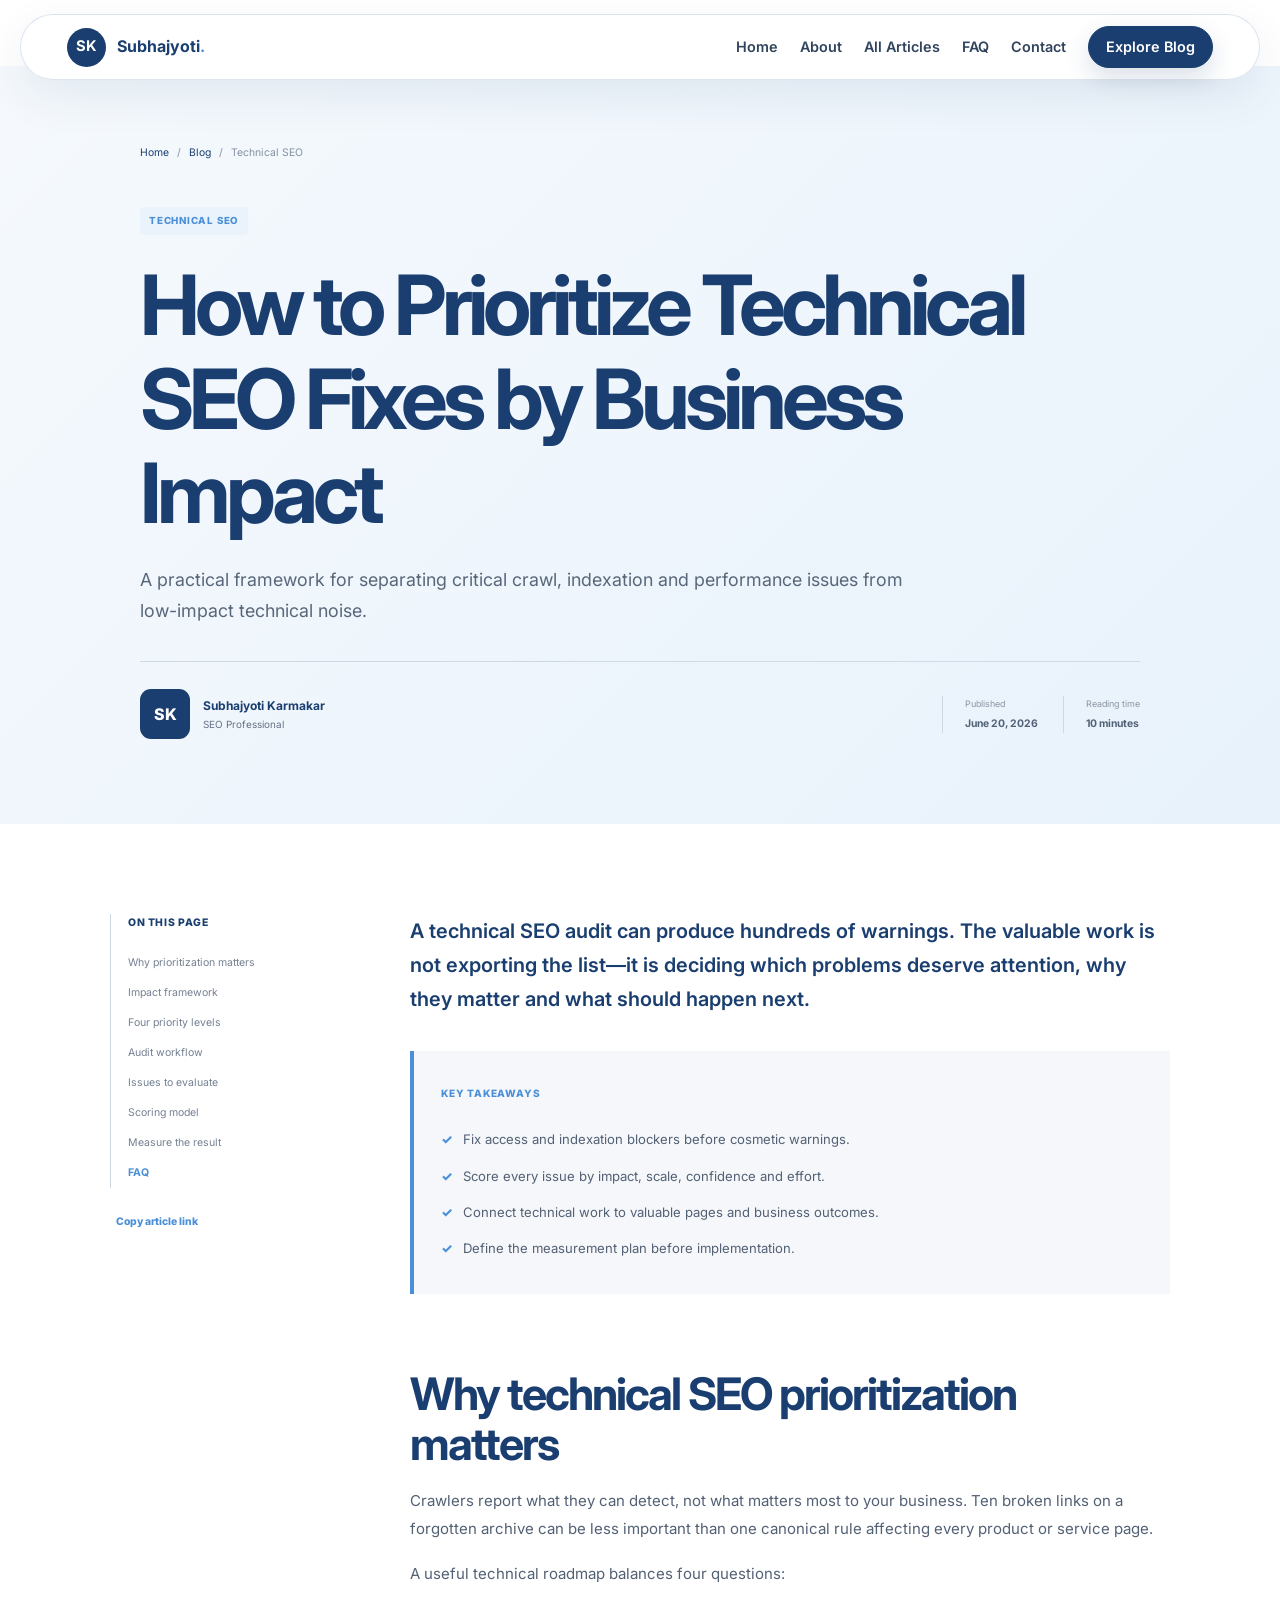
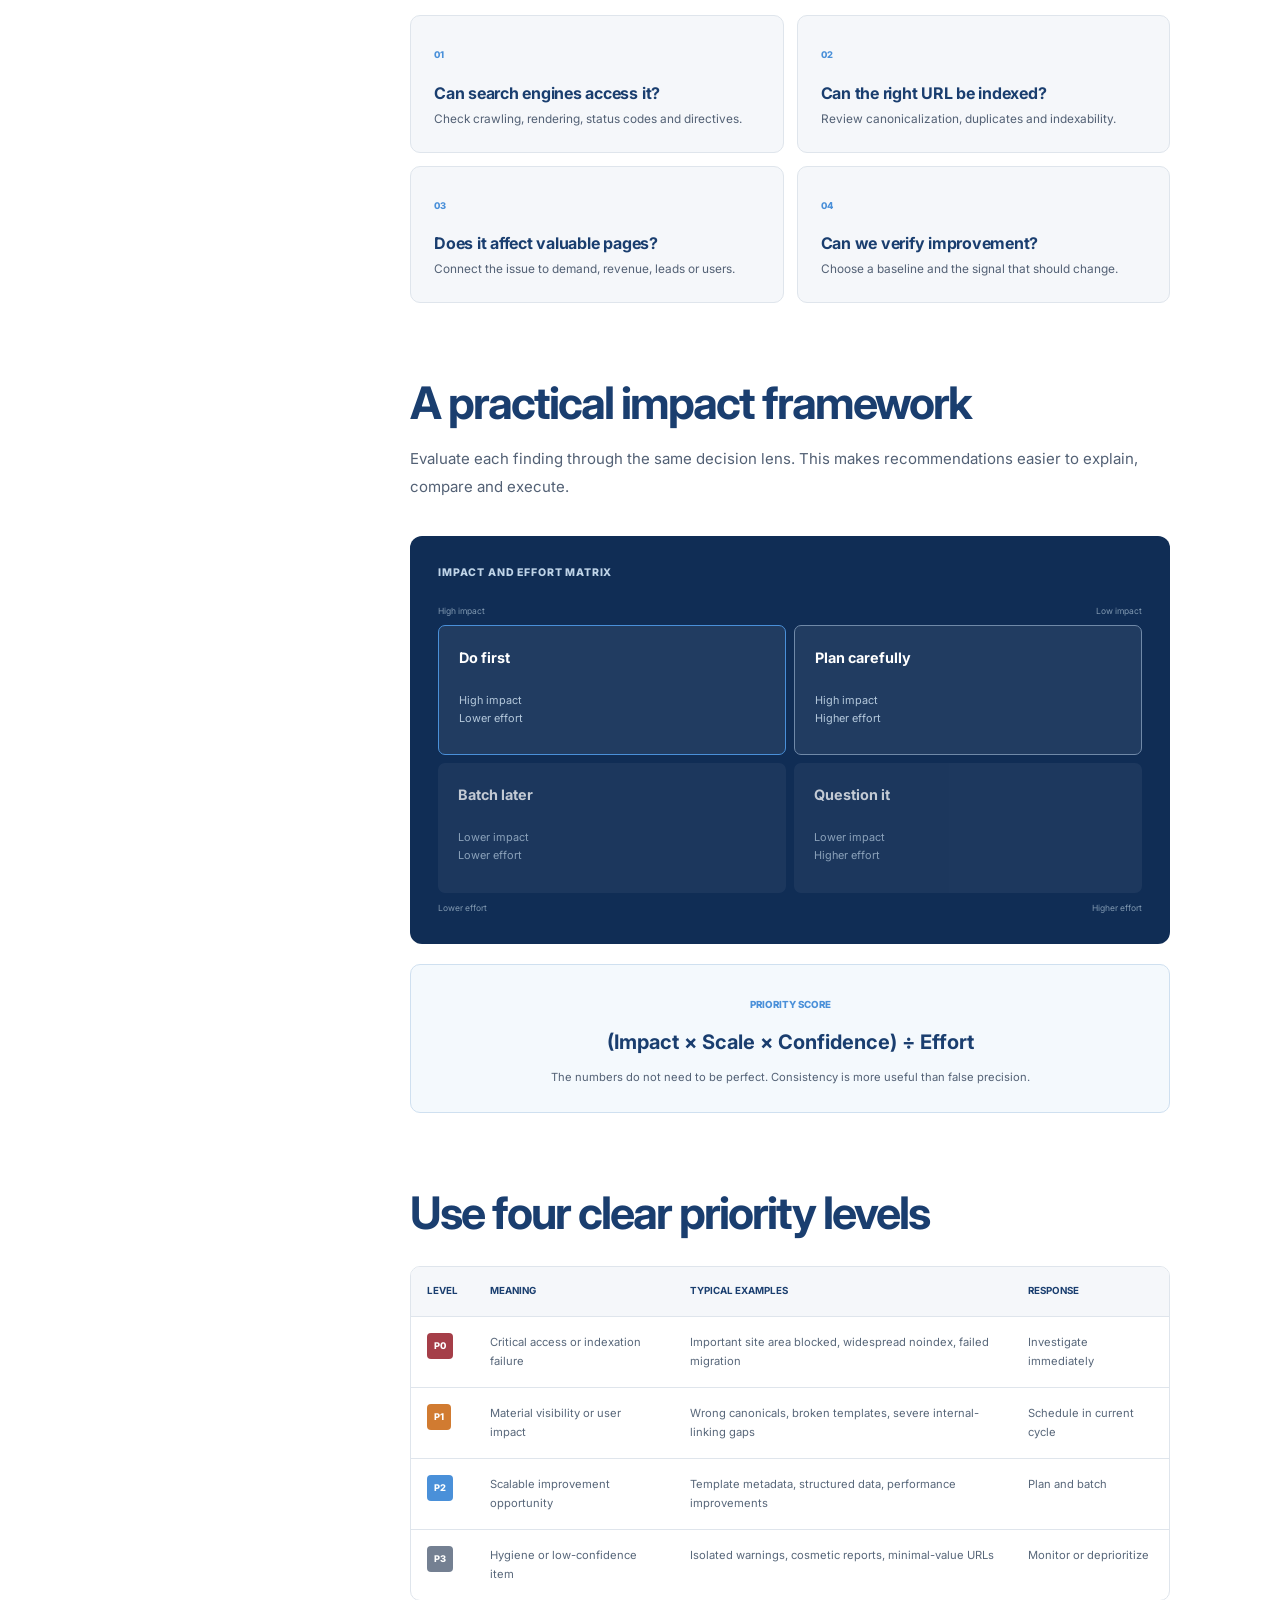
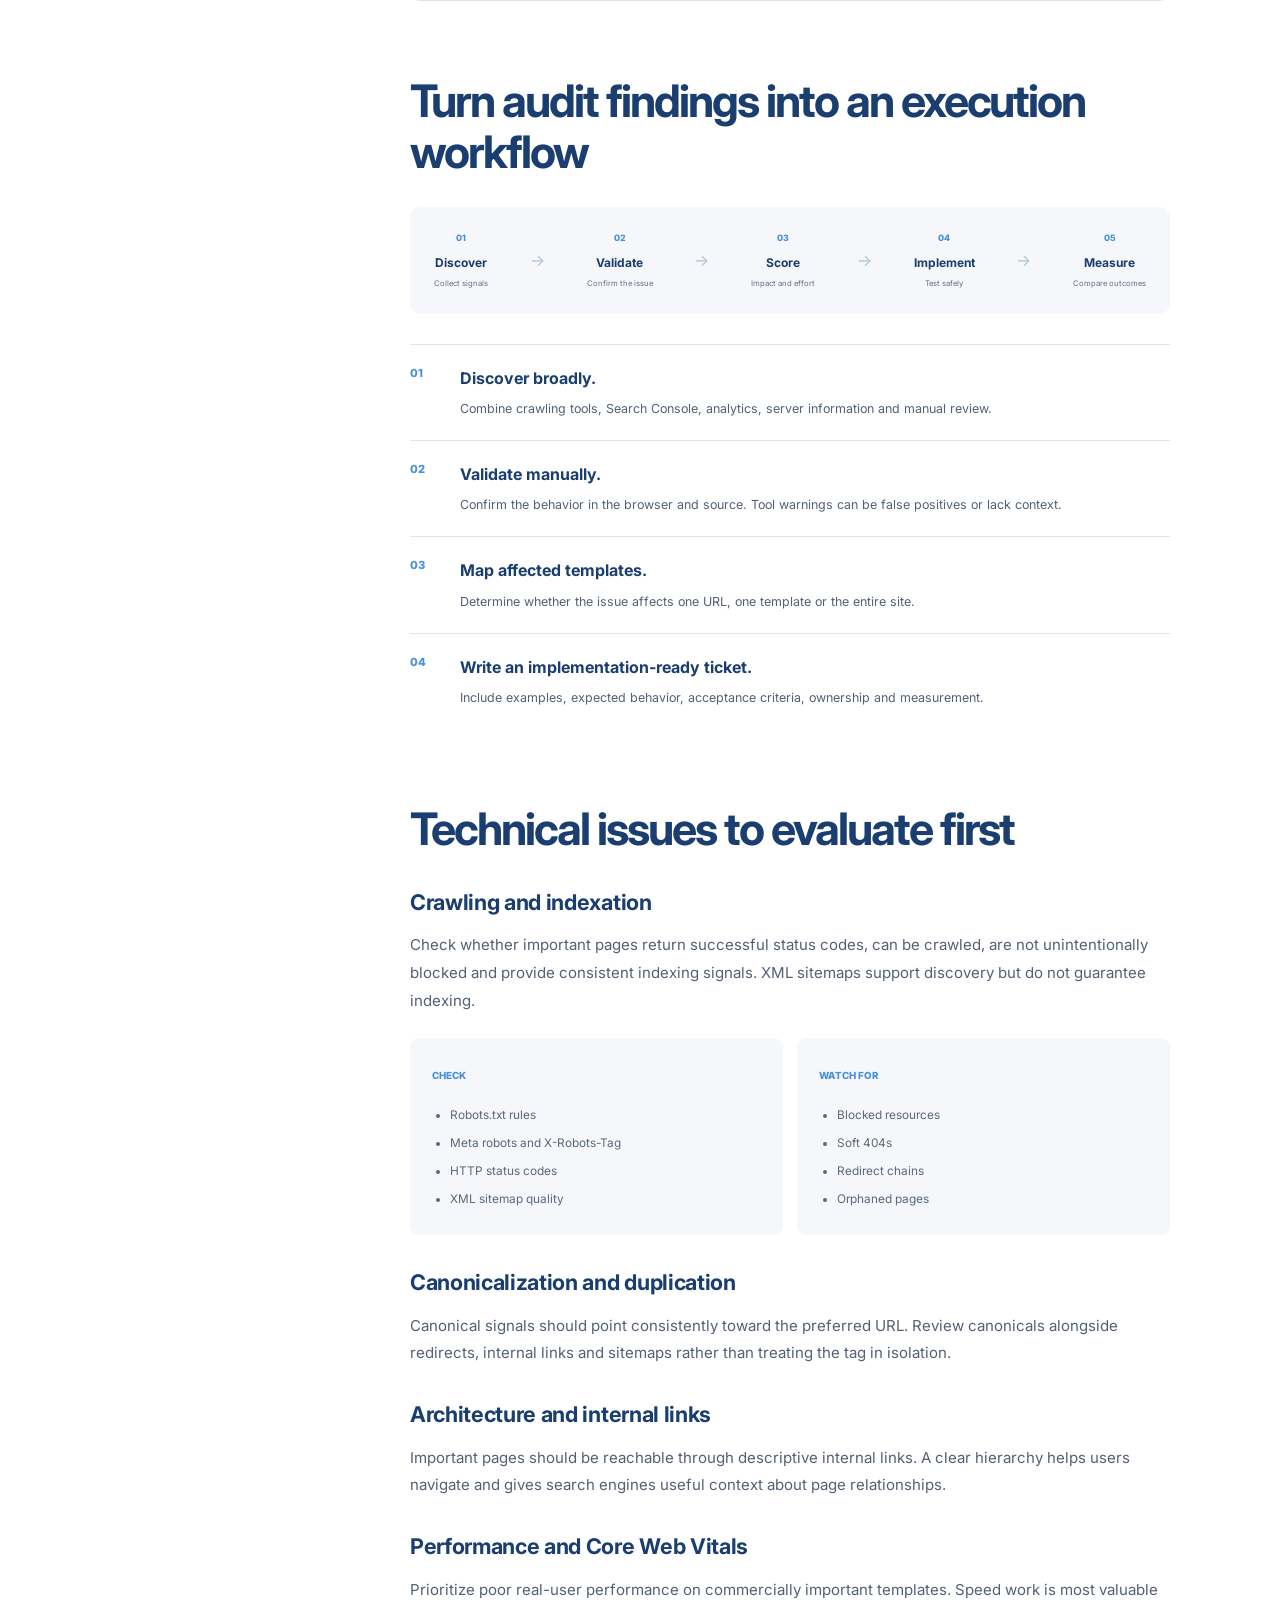
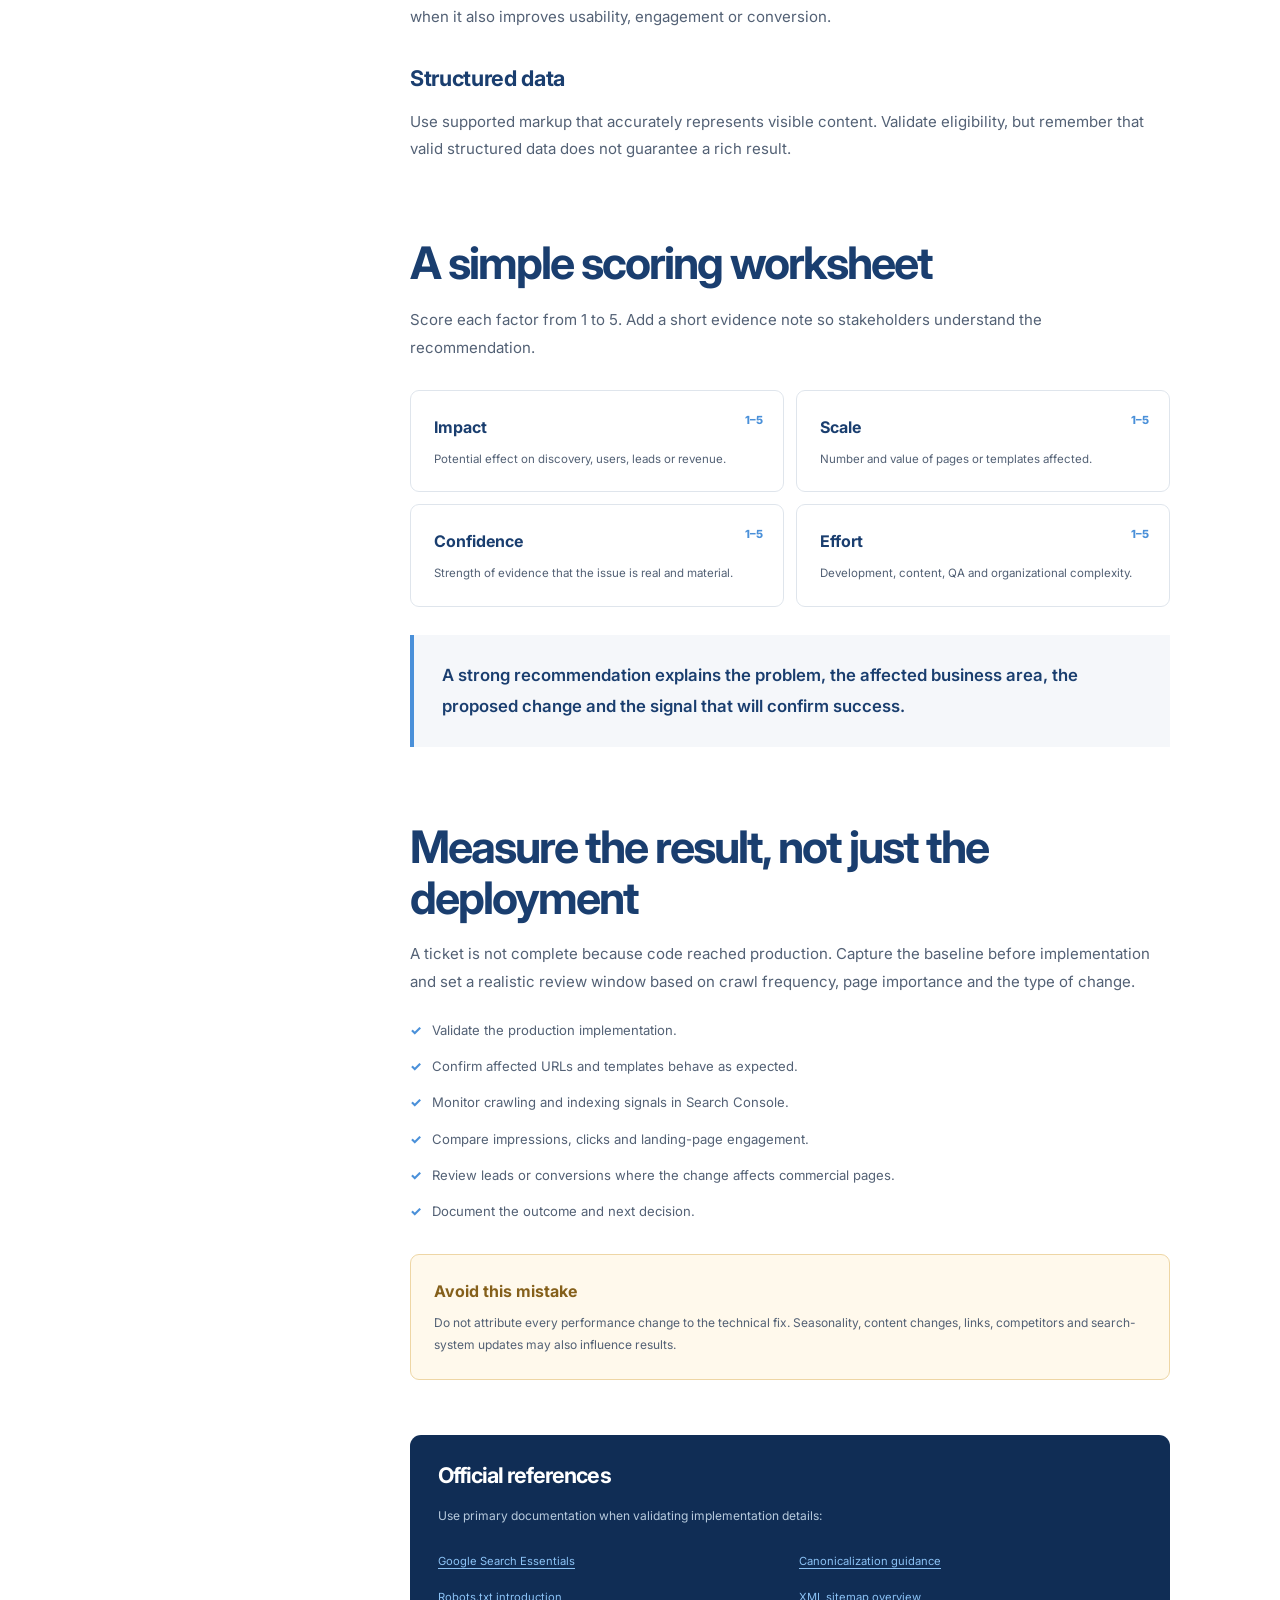
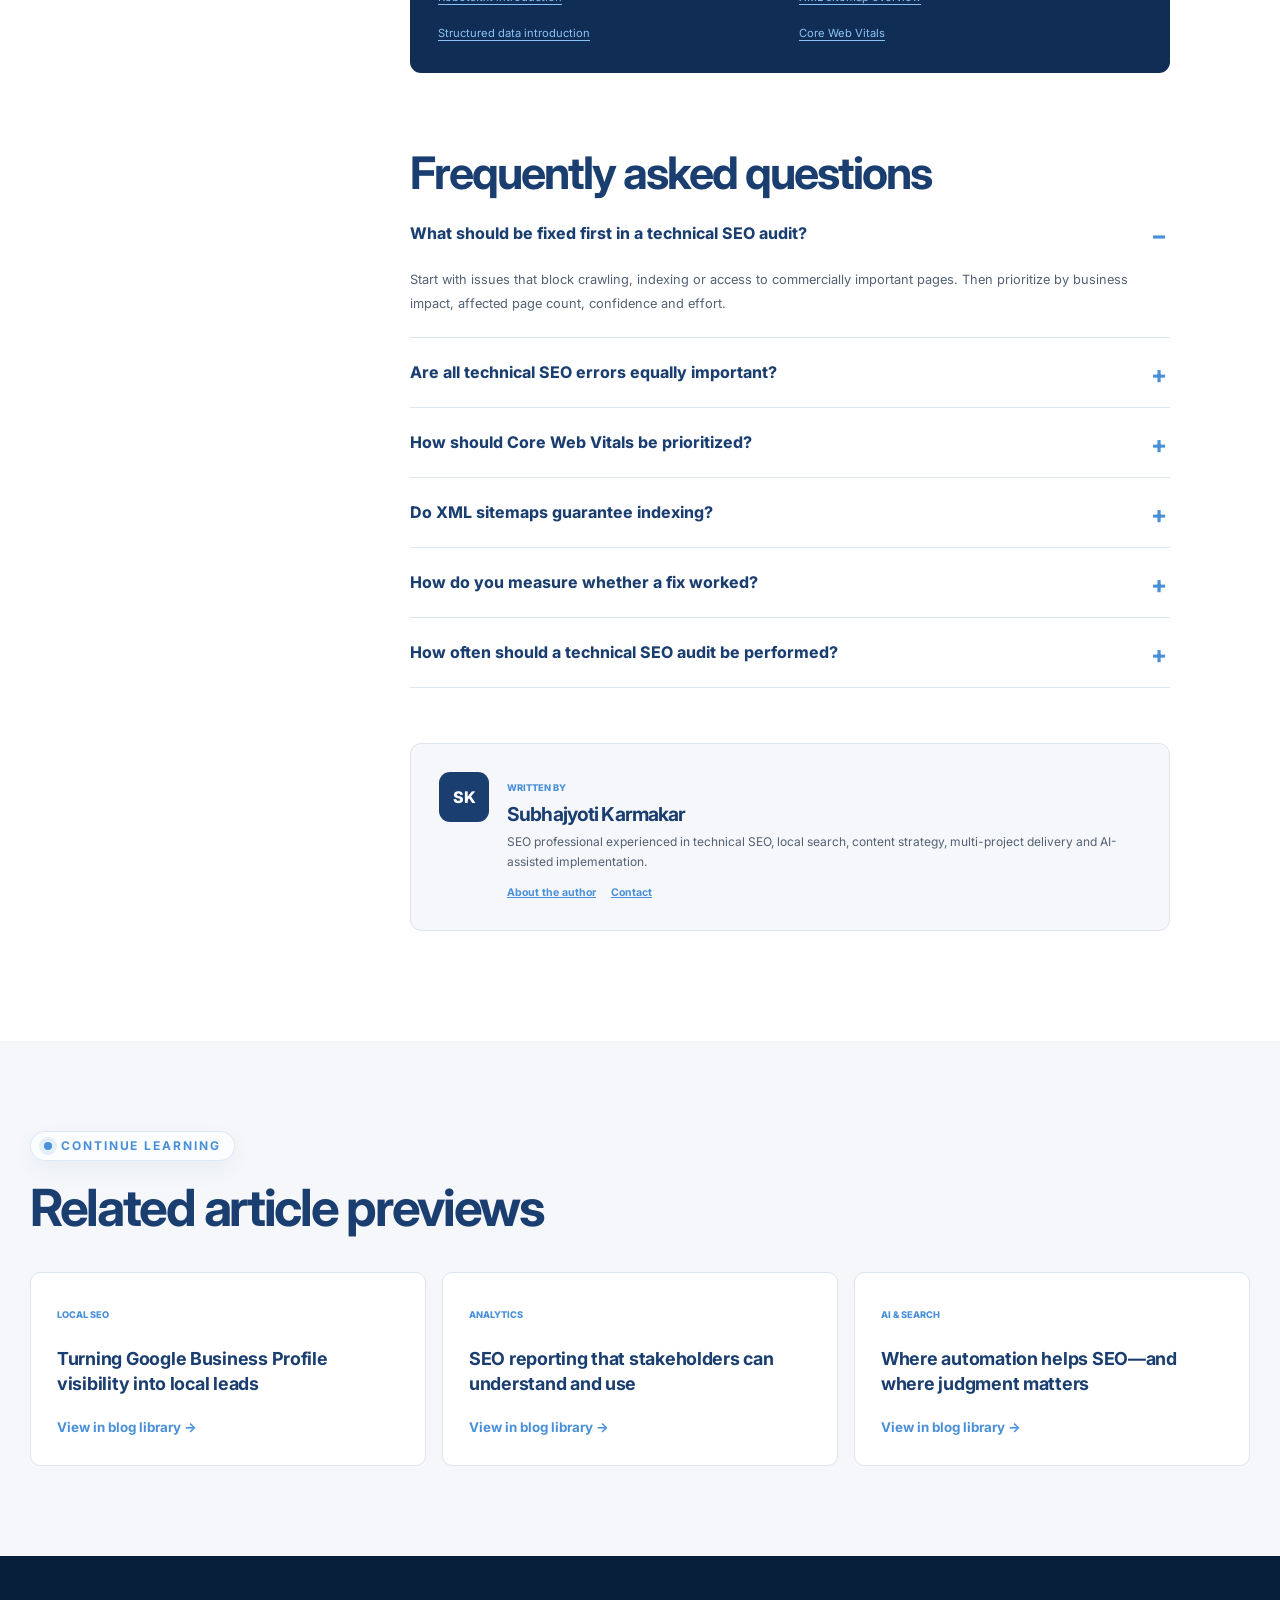
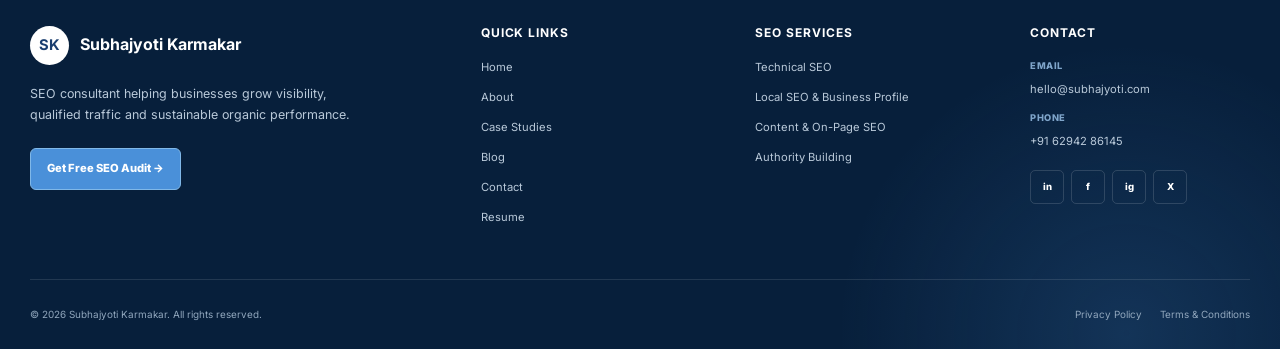
<file: pages/blog/technical-seo-priorities.html>
<!DOCTYPE html>
<html lang="en">
<head>
  <!-- Google Tag Manager -->
  <script>(function(w,d,s,l,i){w[l]=w[l]||[];w[l].push({'gtm.start':new Date().getTime(),event:'gtm.js'});var f=d.getElementsByTagName(s)[0],j=d.createElement(s),dl=l!='dataLayer'?'&l='+l:'';j.async=true;j.src='https://www.googletagmanager.com/gtm.js?id='+i+dl;f.parentNode.insertBefore(j,f);})(window,document,'script','dataLayer','GTM-P25HCW2P');</script>
  <!-- End Google Tag Manager -->
  <meta charset="UTF-8">
  <meta name="viewport" content="width=device-width, initial-scale=1.0">
  <meta name="description" content="Learn how to prioritize technical SEO fixes by business impact using a practical framework for crawling, indexing, performance, internal linking and measurement.">
  <meta name="author" content="Subhajyoti Karmakar">
  <meta name="robots" content="index, follow, max-image-preview:large">
  <meta name="theme-color" content="#1A3E6F">

  <meta property="og:type" content="article">
  <meta property="og:title" content="How to Prioritize Technical SEO Fixes by Business Impact">
  <meta property="og:description" content="A practical framework for separating critical technical SEO issues from low-impact noise.">
  <meta property="og:url" content="https://subhajyoti.com/blog/technical-seo-priorities">
  <meta property="article:author" content="Subhajyoti Karmakar">
  <meta property="article:section" content="Technical SEO">
  <meta property="article:published_time" content="2026-06-20">

  <link rel="canonical" href="https://subhajyoti.com/blog/technical-seo-priorities">
  <title>How to Prioritize Technical SEO Fixes by Business Impact</title>

  <link rel="preconnect" href="https://fonts.googleapis.com">
  <link rel="preconnect" href="https://fonts.gstatic.com" crossorigin>
  <link href="https://fonts.googleapis.com/css2?family=Inter:wght@400;500;600;700;800&display=swap" rel="stylesheet">
  <link rel="stylesheet" href="../../assets/css/styles.css">
  <link rel="stylesheet" href="../../assets/css/article.css">
  <script src="../../assets/js/article.js" defer></script>

  <script type="application/ld+json">
    {
      "@context": "https://schema.org",
      "@type": "Article",
      "headline": "How to Prioritize Technical SEO Fixes by Business Impact",
      "description": "A practical framework for prioritizing crawling, indexing, performance, internal linking and structured data improvements.",
      "datePublished": "2026-06-20",
      "dateModified": "2026-06-20",
      "mainEntityOfPage": "https://subhajyoti.com/blog/technical-seo-priorities",
      "author": {"@type":"Person","name":"Subhajyoti Karmakar","url":"https://subhajyoti.com/about"},
      "publisher": {"@type":"Person","name":"Subhajyoti Karmakar"},
      "articleSection": "Technical SEO",
      "keywords": ["technical SEO", "SEO audit", "crawlability", "indexing", "Core Web Vitals", "SEO prioritization"]
    }
  </script>
  <script type="application/ld+json">
    {
      "@context": "https://schema.org",
      "@type": "FAQPage",
      "mainEntity": [
        {"@type":"Question","name":"What should be fixed first in a technical SEO audit?","acceptedAnswer":{"@type":"Answer","text":"Start with issues that block crawling, indexing or access to commercially important pages, then prioritize by business impact, affected page count and implementation effort."}},
        {"@type":"Question","name":"Are all technical SEO errors equally important?","acceptedAnswer":{"@type":"Answer","text":"No. A warning affecting one low-value URL rarely deserves the same urgency as a directive or template issue affecting thousands of valuable pages."}},
        {"@type":"Question","name":"How should Core Web Vitals be prioritized?","acceptedAnswer":{"@type":"Answer","text":"Prioritize poor real-user performance on important templates and landing pages, especially when it also harms usability or conversion."}},
        {"@type":"Question","name":"Do XML sitemaps guarantee indexing?","acceptedAnswer":{"@type":"Answer","text":"No. Sitemaps help search engines discover preferred URLs, but they do not guarantee crawling or indexing."}},
        {"@type":"Question","name":"How do you measure whether a technical SEO fix worked?","acceptedAnswer":{"@type":"Answer","text":"Define a baseline and monitor relevant signals such as indexed pages, crawl behavior, search impressions, clicks, performance and conversions after implementation."}},
        {"@type":"Question","name":"How often should a technical SEO audit be performed?","acceptedAnswer":{"@type":"Answer","text":"Monitor continuously where possible and perform focused reviews after migrations, redesigns, platform changes or unexplained performance shifts."}}
      ]
    }
  </script>
  <script type="application/ld+json">
    {
      "@context":"https://schema.org",
      "@type":"BreadcrumbList",
      "itemListElement":[
        {"@type":"ListItem","position":1,"name":"Home","item":"https://subhajyoti.com/"},
        {"@type":"ListItem","position":2,"name":"Blog","item":"https://subhajyoti.com/blog"},
        {"@type":"ListItem","position":3,"name":"Technical SEO Priorities","item":"https://subhajyoti.com/blog/technical-seo-priorities"}
      ]
    }
  </script>
</head>
<body class="article-page">
  <noscript><iframe src="https://www.googletagmanager.com/ns.html?id=GTM-P25HCW2P" height="0" width="0" style="display:none;visibility:hidden"></iframe></noscript>
  <a class="skip-link" href="#article-content">Skip to article</a>
  <div class="reading-progress" aria-hidden="true"><span id="reading-progress-bar"></span></div>

  <header class="site-header" id="top">
    <div class="container nav-wrap">
      <a class="brand" href="../../index.html" aria-label="Subhajyoti Karmakar, homepage"><span class="brand-mark" aria-hidden="true">SK</span><span>Subhajyoti<span class="brand-dot">.</span></span></a>
      <button class="menu-toggle" type="button" aria-expanded="false" aria-controls="primary-nav" aria-label="Open navigation menu"><span></span><span></span><span></span></button>
      <nav class="primary-nav" id="primary-nav" aria-label="Article navigation">
        <a href="../../index.html">Home</a><a href="../about.html">About</a><a href="../blog.html">All Articles</a><a href="#article-faq">FAQ</a><a href="../contact.html">Contact</a><a class="button button-small" href="../blog.html#articles">Explore Blog</a>
      </nav>
    </div>
  </header>

  <main>
    <article>
      <header class="article-hero">
        <div class="container article-hero-inner">
          <nav class="breadcrumbs" aria-label="Breadcrumb"><a href="../../index.html">Home</a><span>/</span><a href="../blog.html">Blog</a><span>/</span><span>Technical SEO</span></nav>
          <div class="article-category">Technical SEO</div>
          <h1>How to Prioritize Technical SEO Fixes by Business Impact</h1>
          <p class="article-deck">A practical framework for separating critical crawl, indexation and performance issues from low-impact technical noise.</p>
          <div class="article-byline">
            <div class="author-monogram" aria-hidden="true">SK</div>
            <div><strong>Subhajyoti Karmakar</strong><span>SEO Professional</span></div>
            <dl><div><dt>Published</dt><dd><time datetime="2026-06-20">June 20, 2026</time></dd></div><div><dt>Reading time</dt><dd>10 minutes</dd></div></dl>
          </div>
        </div>
      </header>

      <div class="container article-layout">
        <aside class="article-sidebar">
          <nav class="toc" aria-label="Table of contents">
            <span>On this page</span>
            <a href="#why-prioritization">Why prioritization matters</a>
            <a href="#impact-framework">Impact framework</a>
            <a href="#priority-levels">Four priority levels</a>
            <a href="#workflow">Audit workflow</a>
            <a href="#issue-types">Issues to evaluate</a>
            <a href="#scoring">Scoring model</a>
            <a href="#measurement">Measure the result</a>
            <a href="#article-faq">FAQ</a>
          </nav>
          <button class="copy-link" id="copy-article-link" type="button">Copy article link</button>
        </aside>

        <div class="article-body" id="article-content">
          <p class="article-lead">A technical SEO audit can produce hundreds of warnings. The valuable work is not exporting the list&mdash;it is deciding which problems deserve attention, why they matter and what should happen next.</p>

          <div class="key-takeaways">
            <span>Key takeaways</span>
            <ul><li>Fix access and indexation blockers before cosmetic warnings.</li><li>Score every issue by impact, scale, confidence and effort.</li><li>Connect technical work to valuable pages and business outcomes.</li><li>Define the measurement plan before implementation.</li></ul>
          </div>

          <section id="why-prioritization">
            <h2>Why technical SEO prioritization matters</h2>
            <p>Crawlers report what they can detect, not what matters most to your business. Ten broken links on a forgotten archive can be less important than one canonical rule affecting every product or service page.</p>
            <p>A useful technical roadmap balances four questions:</p>
            <div class="question-grid">
              <article><span>01</span><h3>Can search engines access it?</h3><p>Check crawling, rendering, status codes and directives.</p></article>
              <article><span>02</span><h3>Can the right URL be indexed?</h3><p>Review canonicalization, duplicates and indexability.</p></article>
              <article><span>03</span><h3>Does it affect valuable pages?</h3><p>Connect the issue to demand, revenue, leads or users.</p></article>
              <article><span>04</span><h3>Can we verify improvement?</h3><p>Choose a baseline and the signal that should change.</p></article>
            </div>
          </section>

          <section id="impact-framework">
            <h2>A practical impact framework</h2>
            <p>Evaluate each finding through the same decision lens. This makes recommendations easier to explain, compare and execute.</p>
            <figure class="impact-graphic">
              <figcaption>Impact and effort matrix</figcaption>
              <div class="matrix-axis y-axis"><span>High impact</span><span>Low impact</span></div>
              <div class="matrix-grid">
                <div class="matrix-cell quick-win"><strong>Do first</strong><span>High impact<br>Lower effort</span></div>
                <div class="matrix-cell strategic"><strong>Plan carefully</strong><span>High impact<br>Higher effort</span></div>
                <div class="matrix-cell maintain"><strong>Batch later</strong><span>Lower impact<br>Lower effort</span></div>
                <div class="matrix-cell avoid"><strong>Question it</strong><span>Lower impact<br>Higher effort</span></div>
              </div>
              <div class="matrix-axis x-axis"><span>Lower effort</span><span>Higher effort</span></div>
            </figure>
            <div class="formula-callout"><span>Priority score</span><strong>(Impact × Scale × Confidence) ÷ Effort</strong><p>The numbers do not need to be perfect. Consistency is more useful than false precision.</p></div>
          </section>

          <section id="priority-levels">
            <h2>Use four clear priority levels</h2>
            <div class="responsive-table" role="region" aria-label="Technical SEO priority table" tabindex="0">
              <table><thead><tr><th>Level</th><th>Meaning</th><th>Typical examples</th><th>Response</th></tr></thead><tbody>
                <tr><td><span class="priority p0">P0</span></td><td>Critical access or indexation failure</td><td>Important site area blocked, widespread noindex, failed migration</td><td>Investigate immediately</td></tr>
                <tr><td><span class="priority p1">P1</span></td><td>Material visibility or user impact</td><td>Wrong canonicals, broken templates, severe internal-linking gaps</td><td>Schedule in current cycle</td></tr>
                <tr><td><span class="priority p2">P2</span></td><td>Scalable improvement opportunity</td><td>Template metadata, structured data, performance improvements</td><td>Plan and batch</td></tr>
                <tr><td><span class="priority p3">P3</span></td><td>Hygiene or low-confidence item</td><td>Isolated warnings, cosmetic reports, minimal-value URLs</td><td>Monitor or deprioritize</td></tr>
              </tbody></table>
            </div>
          </section>

          <section id="workflow">
            <h2>Turn audit findings into an execution workflow</h2>
            <div class="workflow-graphic" aria-label="Technical SEO workflow">
              <div><span>01</span><strong>Discover</strong><small>Collect signals</small></div><i>&rarr;</i>
              <div><span>02</span><strong>Validate</strong><small>Confirm the issue</small></div><i>&rarr;</i>
              <div><span>03</span><strong>Score</strong><small>Impact and effort</small></div><i>&rarr;</i>
              <div><span>04</span><strong>Implement</strong><small>Test safely</small></div><i>&rarr;</i>
              <div><span>05</span><strong>Measure</strong><small>Compare outcomes</small></div>
            </div>
            <ol class="numbered-process">
              <li><strong>Discover broadly.</strong><p>Combine crawling tools, Search Console, analytics, server information and manual review.</p></li>
              <li><strong>Validate manually.</strong><p>Confirm the behavior in the browser and source. Tool warnings can be false positives or lack context.</p></li>
              <li><strong>Map affected templates.</strong><p>Determine whether the issue affects one URL, one template or the entire site.</p></li>
              <li><strong>Write an implementation-ready ticket.</strong><p>Include examples, expected behavior, acceptance criteria, ownership and measurement.</p></li>
            </ol>
          </section>

          <section id="issue-types">
            <h2>Technical issues to evaluate first</h2>
            <h3>Crawling and indexation</h3><p>Check whether important pages return successful status codes, can be crawled, are not unintentionally blocked and provide consistent indexing signals. XML sitemaps support discovery but do not guarantee indexing.</p>
            <div class="do-dont"><div><span>Check</span><ul><li>Robots.txt rules</li><li>Meta robots and X-Robots-Tag</li><li>HTTP status codes</li><li>XML sitemap quality</li></ul></div><div><span>Watch for</span><ul><li>Blocked resources</li><li>Soft 404s</li><li>Redirect chains</li><li>Orphaned pages</li></ul></div></div>
            <h3>Canonicalization and duplication</h3><p>Canonical signals should point consistently toward the preferred URL. Review canonicals alongside redirects, internal links and sitemaps rather than treating the tag in isolation.</p>
            <h3>Architecture and internal links</h3><p>Important pages should be reachable through descriptive internal links. A clear hierarchy helps users navigate and gives search engines useful context about page relationships.</p>
            <h3>Performance and Core Web Vitals</h3><p>Prioritize poor real-user performance on commercially important templates. Speed work is most valuable when it also improves usability, engagement or conversion.</p>
            <h3>Structured data</h3><p>Use supported markup that accurately represents visible content. Validate eligibility, but remember that valid structured data does not guarantee a rich result.</p>
          </section>

          <section id="scoring">
            <h2>A simple scoring worksheet</h2>
            <p>Score each factor from 1 to 5. Add a short evidence note so stakeholders understand the recommendation.</p>
            <div class="score-cards">
              <article><strong>Impact</strong><span>1&ndash;5</span><p>Potential effect on discovery, users, leads or revenue.</p></article>
              <article><strong>Scale</strong><span>1&ndash;5</span><p>Number and value of pages or templates affected.</p></article>
              <article><strong>Confidence</strong><span>1&ndash;5</span><p>Strength of evidence that the issue is real and material.</p></article>
              <article><strong>Effort</strong><span>1&ndash;5</span><p>Development, content, QA and organizational complexity.</p></article>
            </div>
            <blockquote><p>A strong recommendation explains the problem, the affected business area, the proposed change and the signal that will confirm success.</p></blockquote>
          </section>

          <section id="measurement">
            <h2>Measure the result, not just the deployment</h2>
            <p>A ticket is not complete because code reached production. Capture the baseline before implementation and set a realistic review window based on crawl frequency, page importance and the type of change.</p>
            <ul class="checklist"><li>Validate the production implementation.</li><li>Confirm affected URLs and templates behave as expected.</li><li>Monitor crawling and indexing signals in Search Console.</li><li>Compare impressions, clicks and landing-page engagement.</li><li>Review leads or conversions where the change affects commercial pages.</li><li>Document the outcome and next decision.</li></ul>
            <div class="warning-callout"><strong>Avoid this mistake</strong><p>Do not attribute every performance change to the technical fix. Seasonality, content changes, links, competitors and search-system updates may also influence results.</p></div>
          </section>

          <section class="official-sources" aria-labelledby="sources-title">
            <h2 id="sources-title">Official references</h2>
            <p>Use primary documentation when validating implementation details:</p>
            <ul>
              <li><a href="https://developers.google.com/search/docs/essentials" target="_blank" rel="noopener noreferrer">Google Search Essentials</a></li>
              <li><a href="https://developers.google.com/search/docs/crawling-indexing/consolidate-duplicate-urls" target="_blank" rel="noopener noreferrer">Canonicalization guidance</a></li>
              <li><a href="https://developers.google.com/search/docs/crawling-indexing/robots/intro" target="_blank" rel="noopener noreferrer">Robots.txt introduction</a></li>
              <li><a href="https://developers.google.com/search/docs/crawling-indexing/sitemaps/overview" target="_blank" rel="noopener noreferrer">XML sitemap overview</a></li>
              <li><a href="https://developers.google.com/search/docs/appearance/structured-data/intro-structured-data" target="_blank" rel="noopener noreferrer">Structured data introduction</a></li>
              <li><a href="https://web.dev/articles/vitals" target="_blank" rel="noopener noreferrer">Core Web Vitals</a></li>
            </ul>
          </section>

          <section class="article-faq" id="article-faq" aria-labelledby="faq-title">
            <h2 id="faq-title">Frequently asked questions</h2>
            <details open><summary>What should be fixed first in a technical SEO audit?</summary><p>Start with issues that block crawling, indexing or access to commercially important pages. Then prioritize by business impact, affected page count, confidence and effort.</p></details>
            <details><summary>Are all technical SEO errors equally important?</summary><p>No. A warning affecting one low-value URL rarely deserves the same urgency as a directive or template issue affecting thousands of valuable pages.</p></details>
            <details><summary>How should Core Web Vitals be prioritized?</summary><p>Prioritize poor real-user performance on important templates and landing pages, especially when it also harms usability or conversion.</p></details>
            <details><summary>Do XML sitemaps guarantee indexing?</summary><p>No. Sitemaps help search engines discover preferred URLs, but they do not guarantee crawling or indexing.</p></details>
            <details><summary>How do you measure whether a fix worked?</summary><p>Define a baseline and monitor relevant signals such as indexed pages, crawl behavior, impressions, clicks, performance and conversions after implementation.</p></details>
            <details><summary>How often should a technical SEO audit be performed?</summary><p>Monitor continuously where possible and perform focused reviews after migrations, redesigns, platform changes or unexplained performance shifts.</p></details>
          </section>

          <section class="author-box" aria-label="About the author">
            <div class="author-monogram" aria-hidden="true">SK</div><div><span>Written by</span><h2>Subhajyoti Karmakar</h2><p>SEO professional experienced in technical SEO, local search, content strategy, multi-project delivery and AI-assisted implementation.</p><div><a href="../about.html">About the author</a><a href="../contact.html">Contact</a></div></div>
          </section>
        </div>
      </div>
    </article>

    <section class="related-section" aria-labelledby="related-title">
      <div class="container"><div class="related-heading"><p class="eyebrow">Continue learning</p><h2 id="related-title">Related article previews</h2></div><div class="related-grid">
        <a href="../blog.html#articles"><span>Local SEO</span><h3>Turning Google Business Profile visibility into local leads</h3><small>View in blog library &rarr;</small></a>
        <a href="../blog.html#articles"><span>Analytics</span><h3>SEO reporting that stakeholders can understand and use</h3><small>View in blog library &rarr;</small></a>
        <a href="../blog.html#articles"><span>AI &amp; Search</span><h3>Where automation helps SEO&mdash;and where judgment matters</h3><small>View in blog library &rarr;</small></a>
      </div></div>
    </section>

  </main>

  <footer class="site-footer"><div class="container footer-main"><div class="footer-intro"><a class="brand footer-brand" href="../../index.html"><span class="brand-mark" aria-hidden="true">SK</span><span>Subhajyoti Karmakar</span></a><p>SEO consultant helping businesses grow visibility, qualified traffic and sustainable organic performance.</p><a class="footer-audit" href="../contact.html#contact-form-section">Get Free SEO Audit &rarr;</a></div><div class="footer-column"><h2>Quick Links</h2><nav aria-label="Footer navigation"><a href="../../index.html">Home</a><a href="../about.html">About</a><a href="../case-studies.html">Case Studies</a><a href="../blog.html">Blog</a><a href="../contact.html">Contact</a><a href="../../assets/documents/subhajyoti-karmakar-resume.pdf" target="_blank">Resume</a></nav></div><div class="footer-column"><h2>SEO Services</h2><nav aria-label="Footer services"><a href="../../index.html#services">Technical SEO</a><a href="../../index.html#services">Local SEO &amp; Business Profile</a><a href="../../index.html#services">Content &amp; On-Page SEO</a><a href="../../index.html#services">Authority Building</a></nav></div><div class="footer-column"><h2>Contact</h2><address class="footer-contact-list"><span>Email</span><a href="mailto:hello@subhajyoti.com">hello@subhajyoti.com</a><span>Phone</span><a href="tel:+916294286145">+91 62942 86145</a></address><div class="footer-socials" aria-label="Social profiles"><a href="https://www.linkedin.com/in/subhajyoti-karmakar/" target="_blank" rel="noopener noreferrer" aria-label="LinkedIn">in</a><a href="https://www.facebook.com/subhajyotik0" target="_blank" rel="noopener noreferrer" aria-label="Facebook">f</a><a href="https://www.instagram.com/iamsubhajyoti/" target="_blank" rel="noopener noreferrer" aria-label="Instagram">ig</a><a href="https://x.com/i_am_subhajyoti" target="_blank" rel="noopener noreferrer" aria-label="X">X</a></div></div></div><div class="container footer-bottom"><p>&copy; <span id="current-year">2026</span> Subhajyoti Karmakar. All rights reserved.</p><div class="footer-legal"><a href="../privacy-policy.html">Privacy Policy</a><a href="../terms-and-conditions.html">Terms &amp; Conditions</a></div></div></footer>
</body>
</html>
</file>
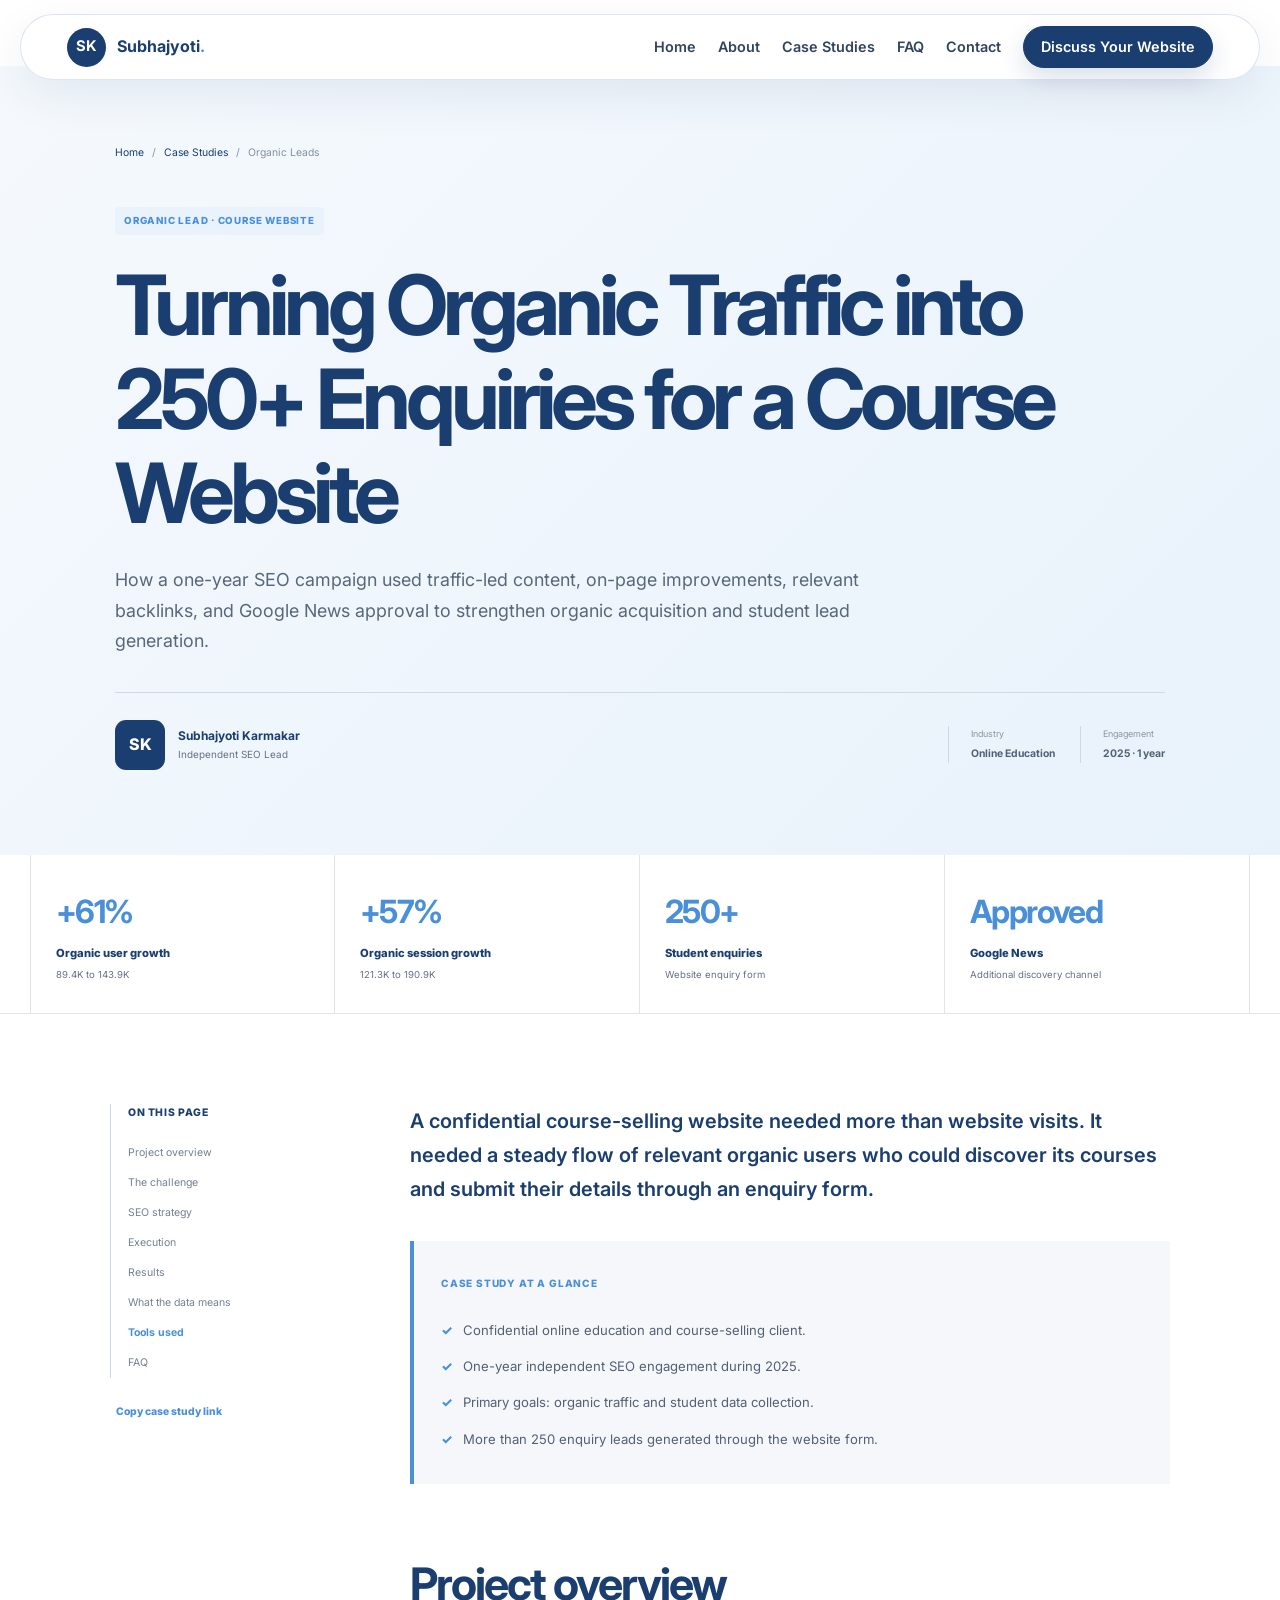
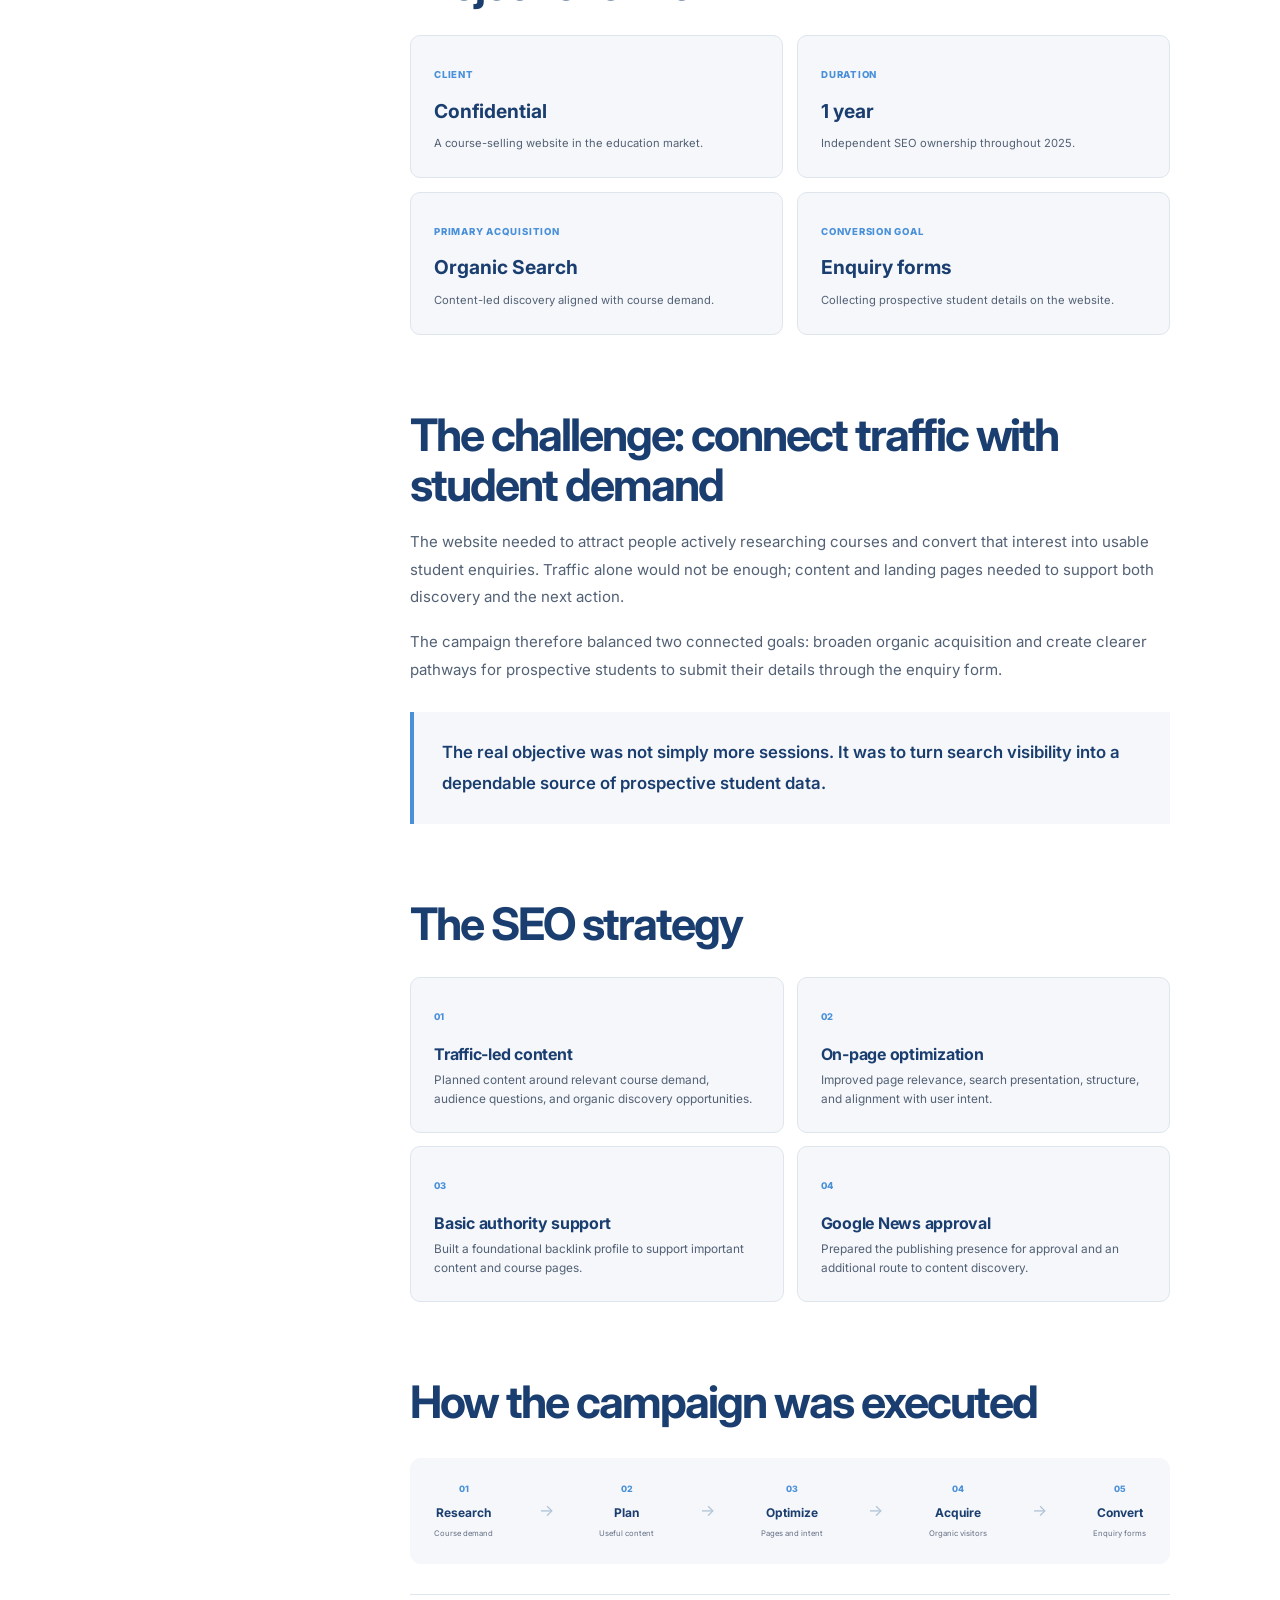
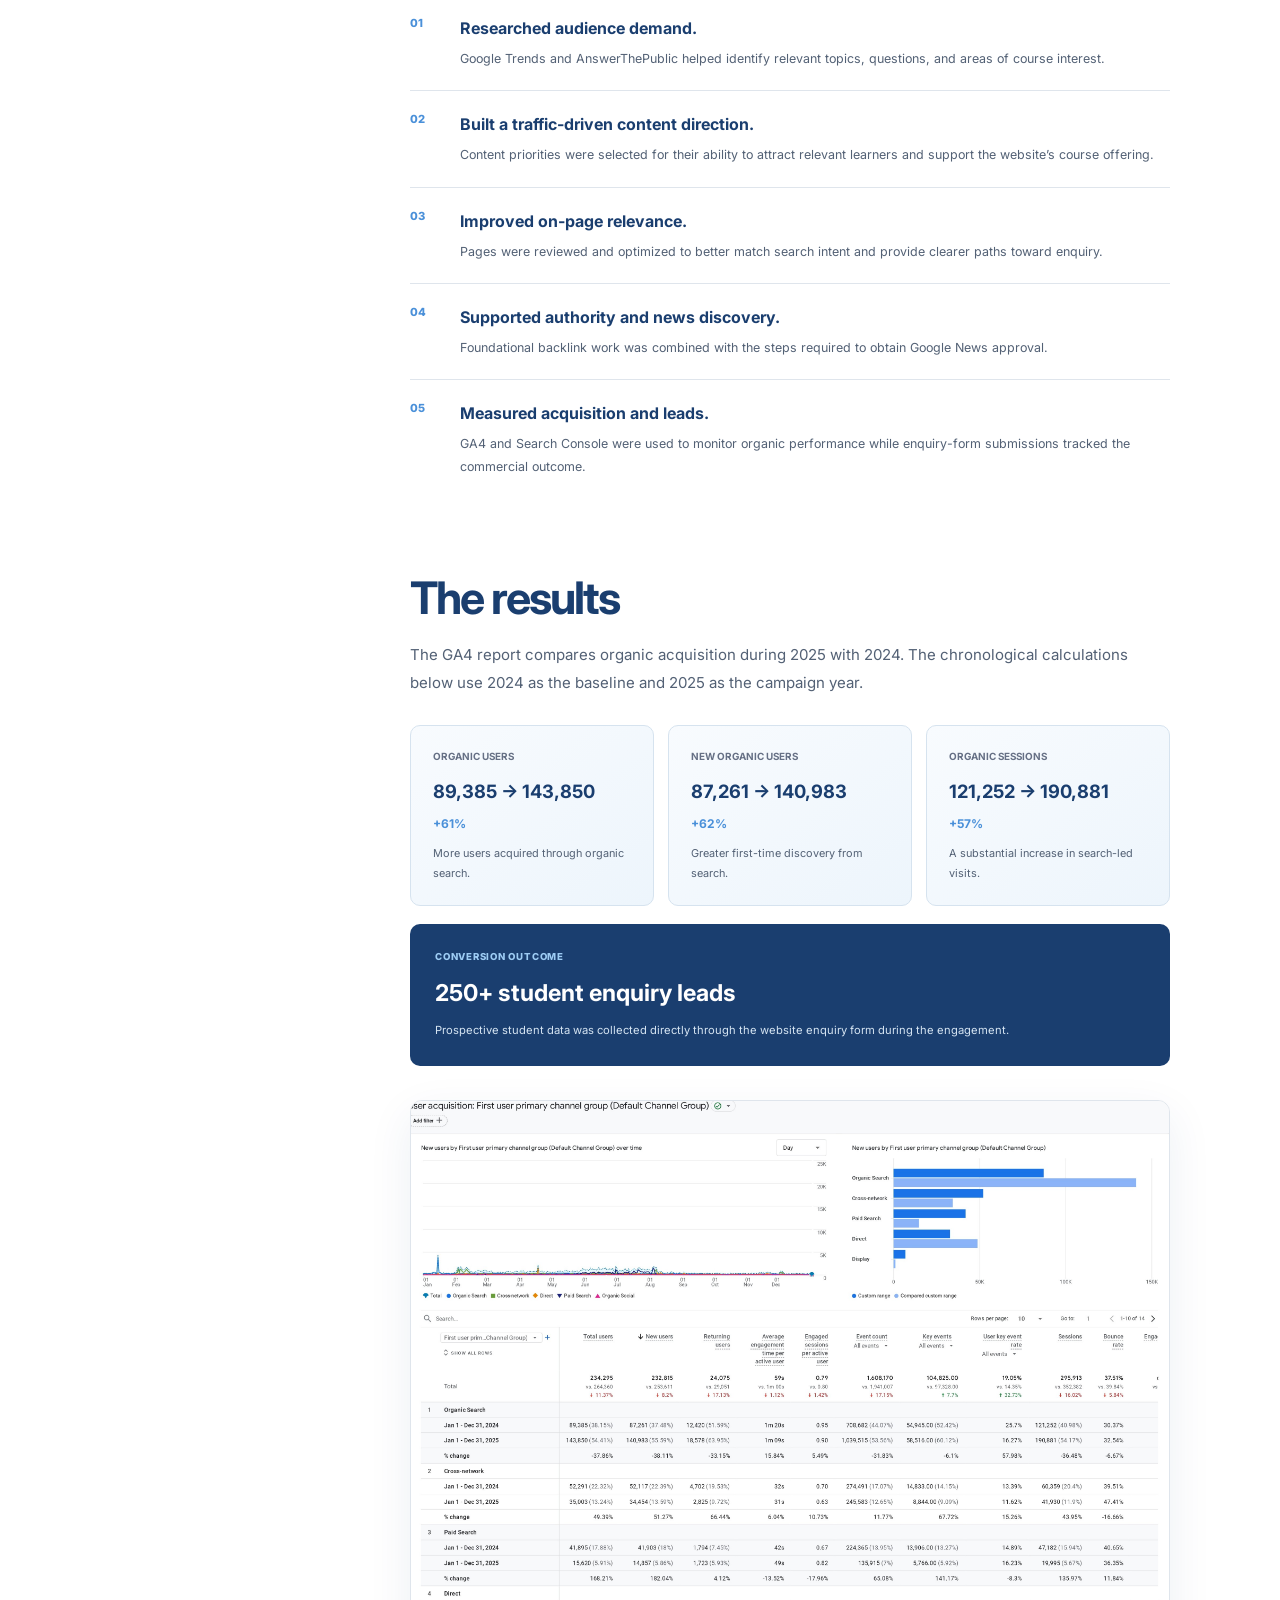
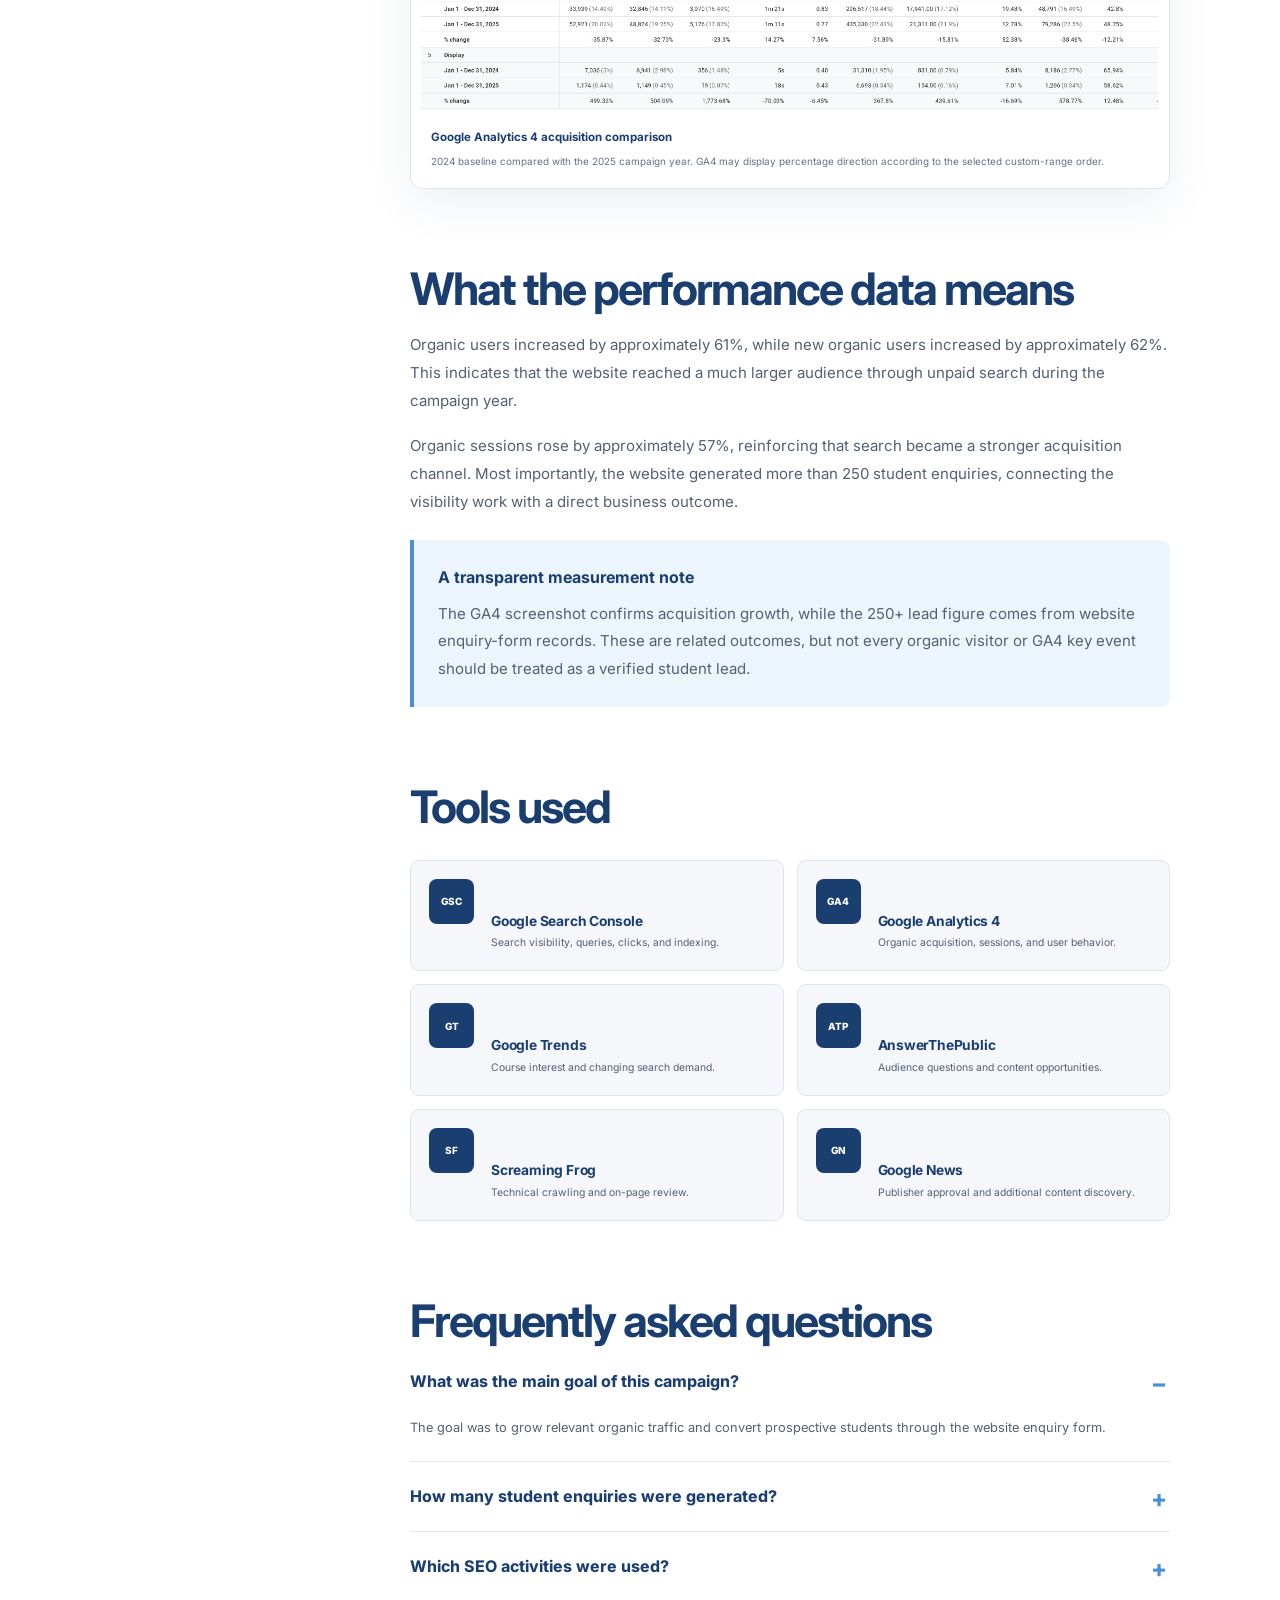
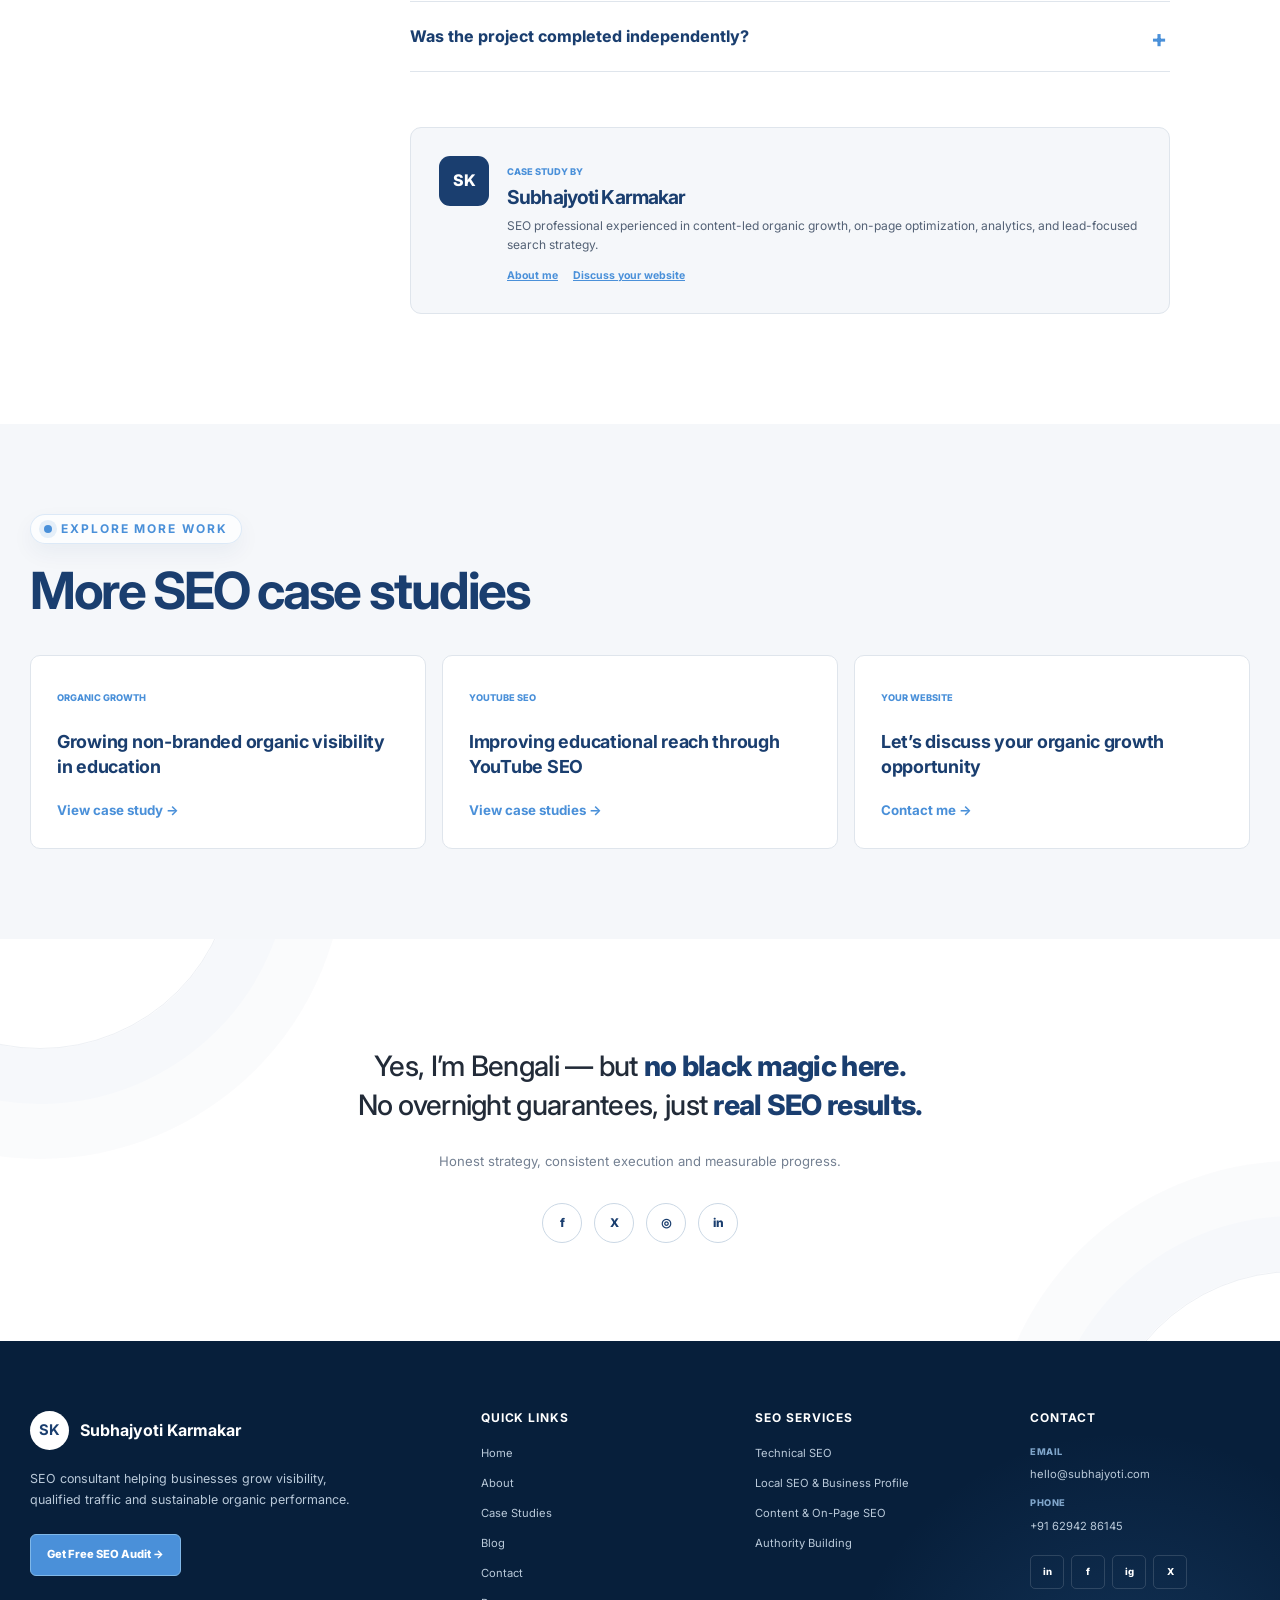
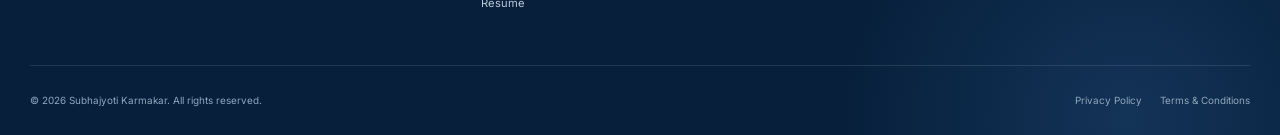
<file: pages/case-studies/course-website-organic-leads.html>
<!DOCTYPE html>
<html lang="en">
<head>
  <!-- Google Tag Manager -->
  <script>(function(w,d,s,l,i){w[l]=w[l]||[];w[l].push({'gtm.start':new Date().getTime(),event:'gtm.js'});var f=d.getElementsByTagName(s)[0],j=d.createElement(s),dl=l!='dataLayer'?'&l='+l:'';j.async=true;j.src='https://www.googletagmanager.com/gtm.js?id='+i+dl;f.parentNode.insertBefore(j,f);})(window,document,'script','dataLayer','GTM-P25HCW2P');</script>
  <!-- End Google Tag Manager -->
  <meta charset="UTF-8">
  <meta name="viewport" content="width=device-width, initial-scale=1.0">
  <meta name="description" content="See how Subhajyoti Karmakar grew organic users by 61% and helped a confidential course-selling website generate more than 250 student enquiries.">
  <meta name="author" content="Subhajyoti Karmakar">
  <meta name="robots" content="index, follow, max-image-preview:large">
  <meta name="theme-color" content="#1A3E6F">

  <meta property="og:type" content="article">
  <meta property="og:title" content="Course Website SEO Case Study: 250+ Organic Enquiries">
  <meta property="og:description" content="A one-year campaign that connected organic traffic growth with student enquiry generation for a confidential course website.">
  <meta property="og:url" content="https://subhajyoti.com/case-studies/course-website-organic-leads">
  <meta property="og:image" content="https://subhajyoti.com/assets/images/performance/ga4-user-acquisition-overview.jpg">
  <meta property="article:author" content="Subhajyoti Karmakar">
  <meta property="article:section" content="Education SEO">
  <meta property="article:published_time" content="2026-06-21">

  <link rel="canonical" href="https://subhajyoti.com/case-studies/course-website-organic-leads">
  <title>Course Website SEO Case Study: 250+ Organic Enquiries</title>

  <link rel="preconnect" href="https://fonts.googleapis.com">
  <link rel="preconnect" href="https://fonts.gstatic.com" crossorigin>
  <link href="https://fonts.googleapis.com/css2?family=Inter:wght@400;500;600;700;800&display=swap" rel="stylesheet">
  <link rel="stylesheet" href="../../assets/css/styles.css">
  <link rel="stylesheet" href="../../assets/css/article.css">
  <link rel="stylesheet" href="../../assets/css/case-study-detail.css">
  <link rel="stylesheet" href="../../assets/css/signoff.css">
  <script src="../../assets/js/case-study-detail.js" defer></script>

  <script type="application/ld+json">
    {
      "@context": "https://schema.org",
      "@type": "Article",
      "headline": "Turning Organic Traffic into 250+ Enquiries for a Course Website",
      "description": "A one-year SEO case study connecting traffic-led content, on-page optimization and Google News approval with student enquiry generation.",
      "image": "https://subhajyoti.com/assets/images/performance/ga4-user-acquisition-overview.jpg",
      "datePublished": "2026-06-21",
      "dateModified": "2026-06-21",
      "mainEntityOfPage": "https://subhajyoti.com/case-studies/course-website-organic-leads",
      "author": {"@type":"Person","name":"Subhajyoti Karmakar","url":"https://subhajyoti.com/about"},
      "publisher": {"@type":"Person","name":"Subhajyoti Karmakar"},
      "articleSection": "Education SEO Case Study",
      "keywords": ["course website SEO", "education lead generation", "organic traffic growth", "Google News approval", "SEO case study"]
    }
  </script>
  <script type="application/ld+json">
    {
      "@context": "https://schema.org",
      "@type": "FAQPage",
      "mainEntity": [
        {"@type":"Question","name":"What was the main goal of this course website SEO campaign?","acceptedAnswer":{"@type":"Answer","text":"The goal was to grow relevant organic traffic and convert visitors into prospective student enquiries through the website form."}},
        {"@type":"Question","name":"How many enquiries did the campaign generate?","acceptedAnswer":{"@type":"Answer","text":"The website generated more than 250 student enquiry leads during the engagement."}},
        {"@type":"Question","name":"Which SEO activities were used?","acceptedAnswer":{"@type":"Answer","text":"The campaign combined traffic-led content strategy, on-page optimization, basic backlink building, Google News approval and continuous performance monitoring."}},
        {"@type":"Question","name":"Which tools supported the campaign?","acceptedAnswer":{"@type":"Answer","text":"Google Search Console, Google Analytics 4, Google Trends, AnswerThePublic and Screaming Frog were used."}}
      ]
    }
  </script>
  <script type="application/ld+json">
    {
      "@context":"https://schema.org",
      "@type":"BreadcrumbList",
      "itemListElement":[
        {"@type":"ListItem","position":1,"name":"Home","item":"https://subhajyoti.com/"},
        {"@type":"ListItem","position":2,"name":"Case Studies","item":"https://subhajyoti.com/case-studies"},
        {"@type":"ListItem","position":3,"name":"Course Website Organic Leads","item":"https://subhajyoti.com/case-studies/course-website-organic-leads"}
      ]
    }
  </script>
</head>
<body class="article-page case-study-page">
  <noscript><iframe src="https://www.googletagmanager.com/ns.html?id=GTM-P25HCW2P" height="0" width="0" style="display:none;visibility:hidden"></iframe></noscript>
  <a class="skip-link" href="#case-study-content">Skip to case study</a>
  <div class="reading-progress" aria-hidden="true"><span id="reading-progress-bar"></span></div>

  <header class="site-header" id="top">
    <div class="container nav-wrap">
      <a class="brand" href="../../index.html" aria-label="Subhajyoti Karmakar, homepage"><span class="brand-mark" aria-hidden="true">SK</span><span>Subhajyoti<span class="brand-dot">.</span></span></a>
      <button class="menu-toggle" type="button" aria-expanded="false" aria-controls="primary-nav" aria-label="Open navigation menu"><span></span><span></span><span></span></button>
      <nav class="primary-nav" id="primary-nav" aria-label="Case study navigation">
        <a href="../../index.html">Home</a><a href="../about.html">About</a><a href="../case-studies.html">Case Studies</a><a href="#case-faq">FAQ</a><a href="../contact.html">Contact</a><a class="button button-small" href="../contact.html">Discuss Your Website</a>
      </nav>
    </div>
  </header>

  <main>
    <article>
      <header class="article-hero case-study-hero">
        <div class="container article-hero-inner">
          <nav class="breadcrumbs" aria-label="Breadcrumb"><a href="../../index.html">Home</a><span>/</span><a href="../case-studies.html">Case Studies</a><span>/</span><span>Organic Leads</span></nav>
          <div class="article-category">Organic Lead &middot; Course Website</div>
          <h1>Turning Organic Traffic into 250+ Enquiries for a Course Website</h1>
          <p class="article-deck">How a one-year SEO campaign used traffic-led content, on-page improvements, relevant backlinks, and Google News approval to strengthen organic acquisition and student lead generation.</p>
          <div class="article-byline case-byline">
            <div class="author-monogram" aria-hidden="true">SK</div>
            <div><strong>Subhajyoti Karmakar</strong><span>Independent SEO Lead</span></div>
            <dl><div><dt>Industry</dt><dd>Online Education</dd></div><div><dt>Engagement</dt><dd>2025 &middot; 1 year</dd></div></dl>
          </div>
        </div>
      </header>

      <section class="case-result-strip" aria-label="Headline results">
        <div class="container case-result-grid">
          <div><strong>+61%</strong><span>Organic user growth</span><small>89.4K to 143.9K</small></div>
          <div><strong>+57%</strong><span>Organic session growth</span><small>121.3K to 190.9K</small></div>
          <div><strong>250+</strong><span>Student enquiries</span><small>Website enquiry form</small></div>
          <div><strong>Approved</strong><span>Google News</span><small>Additional discovery channel</small></div>
        </div>
      </section>

      <div class="container article-layout">
        <aside class="article-sidebar">
          <nav class="toc" aria-label="Table of contents">
            <span>On this page</span>
            <a href="#overview">Project overview</a>
            <a href="#challenge">The challenge</a>
            <a href="#strategy">SEO strategy</a>
            <a href="#execution">Execution</a>
            <a href="#results">Results</a>
            <a href="#analysis">What the data means</a>
            <a href="#tools">Tools used</a>
            <a href="#case-faq">FAQ</a>
          </nav>
          <button class="copy-link" id="copy-case-link" type="button">Copy case study link</button>
        </aside>

        <div class="article-body" id="case-study-content">
          <p class="article-lead">A confidential course-selling website needed more than website visits. It needed a steady flow of relevant organic users who could discover its courses and submit their details through an enquiry form.</p>

          <div class="key-takeaways">
            <span>Case study at a glance</span>
            <ul><li>Confidential online education and course-selling client.</li><li>One-year independent SEO engagement during 2025.</li><li>Primary goals: organic traffic and student data collection.</li><li>More than 250 enquiry leads generated through the website form.</li></ul>
          </div>

          <section id="overview">
            <h2>Project overview</h2>
            <div class="project-facts">
              <article><span>Client</span><strong>Confidential</strong><p>A course-selling website in the education market.</p></article>
              <article><span>Duration</span><strong>1 year</strong><p>Independent SEO ownership throughout 2025.</p></article>
              <article><span>Primary acquisition</span><strong>Organic Search</strong><p>Content-led discovery aligned with course demand.</p></article>
              <article><span>Conversion goal</span><strong>Enquiry forms</strong><p>Collecting prospective student details on the website.</p></article>
            </div>
          </section>

          <section id="challenge">
            <h2>The challenge: connect traffic with student demand</h2>
            <p>The website needed to attract people actively researching courses and convert that interest into usable student enquiries. Traffic alone would not be enough; content and landing pages needed to support both discovery and the next action.</p>
            <p>The campaign therefore balanced two connected goals: broaden organic acquisition and create clearer pathways for prospective students to submit their details through the enquiry form.</p>
            <blockquote><p>The real objective was not simply more sessions. It was to turn search visibility into a dependable source of prospective student data.</p></blockquote>
          </section>

          <section id="strategy">
            <h2>The SEO strategy</h2>
            <div class="question-grid strategy-grid">
              <article><span>01</span><h3>Traffic-led content</h3><p>Planned content around relevant course demand, audience questions, and organic discovery opportunities.</p></article>
              <article><span>02</span><h3>On-page optimization</h3><p>Improved page relevance, search presentation, structure, and alignment with user intent.</p></article>
              <article><span>03</span><h3>Basic authority support</h3><p>Built a foundational backlink profile to support important content and course pages.</p></article>
              <article><span>04</span><h3>Google News approval</h3><p>Prepared the publishing presence for approval and an additional route to content discovery.</p></article>
            </div>
          </section>

          <section id="execution">
            <h2>How the campaign was executed</h2>
            <div class="workflow-graphic" aria-label="Course website SEO workflow">
              <div><span>01</span><strong>Research</strong><small>Course demand</small></div><i>&rarr;</i>
              <div><span>02</span><strong>Plan</strong><small>Useful content</small></div><i>&rarr;</i>
              <div><span>03</span><strong>Optimize</strong><small>Pages and intent</small></div><i>&rarr;</i>
              <div><span>04</span><strong>Acquire</strong><small>Organic visitors</small></div><i>&rarr;</i>
              <div><span>05</span><strong>Convert</strong><small>Enquiry forms</small></div>
            </div>
            <ol class="numbered-process">
              <li><strong>Researched audience demand.</strong><p>Google Trends and AnswerThePublic helped identify relevant topics, questions, and areas of course interest.</p></li>
              <li><strong>Built a traffic-driven content direction.</strong><p>Content priorities were selected for their ability to attract relevant learners and support the website&rsquo;s course offering.</p></li>
              <li><strong>Improved on-page relevance.</strong><p>Pages were reviewed and optimized to better match search intent and provide clearer paths toward enquiry.</p></li>
              <li><strong>Supported authority and news discovery.</strong><p>Foundational backlink work was combined with the steps required to obtain Google News approval.</p></li>
              <li><strong>Measured acquisition and leads.</strong><p>GA4 and Search Console were used to monitor organic performance while enquiry-form submissions tracked the commercial outcome.</p></li>
            </ol>
          </section>

          <section id="results">
            <h2>The results</h2>
            <p>The GA4 report compares organic acquisition during 2025 with 2024. The chronological calculations below use 2024 as the baseline and 2025 as the campaign year.</p>
            <div class="result-cards">
              <article><span>Organic users</span><strong>89,385 &rarr; 143,850</strong><b>+61%</b><p>More users acquired through organic search.</p></article>
              <article><span>New organic users</span><strong>87,261 &rarr; 140,983</strong><b>+62%</b><p>Greater first-time discovery from search.</p></article>
              <article><span>Organic sessions</span><strong>121,252 &rarr; 190,881</strong><b>+57%</b><p>A substantial increase in search-led visits.</p></article>
            </div>

            <div class="lead-result-card"><span>Conversion outcome</span><strong>250+ student enquiry leads</strong><p>Prospective student data was collected directly through the website enquiry form during the engagement.</p></div>

            <figure class="case-proof">
              <a href="../../assets/images/performance/ga4-user-acquisition-overview.jpg" target="_blank" rel="noopener" aria-label="Open the full GA4 acquisition comparison">
                <img src="../../assets/images/performance/ga4-user-acquisition-overview.jpg" width="2858" height="2298" alt="Google Analytics 4 acquisition report comparing 2024 and 2025, with organic users increasing from 89,385 to 143,850 and organic sessions from 121,252 to 190,881" loading="lazy" decoding="async">
              </a>
              <figcaption><strong>Google Analytics 4 acquisition comparison</strong><span>2024 baseline compared with the 2025 campaign year. GA4 may display percentage direction according to the selected custom-range order.</span></figcaption>
            </figure>
          </section>

          <section id="analysis">
            <h2>What the performance data means</h2>
            <p>Organic users increased by approximately 61%, while new organic users increased by approximately 62%. This indicates that the website reached a much larger audience through unpaid search during the campaign year.</p>
            <p>Organic sessions rose by approximately 57%, reinforcing that search became a stronger acquisition channel. Most importantly, the website generated more than 250 student enquiries, connecting the visibility work with a direct business outcome.</p>
            <div class="insight-callout"><strong>A transparent measurement note</strong><p>The GA4 screenshot confirms acquisition growth, while the 250+ lead figure comes from website enquiry-form records. These are related outcomes, but not every organic visitor or GA4 key event should be treated as a verified student lead.</p></div>
          </section>

          <section id="tools">
            <h2>Tools used</h2>
            <div class="tool-detail-grid">
              <article><span>GSC</span><div><h3>Google Search Console</h3><p>Search visibility, queries, clicks, and indexing.</p></div></article>
              <article><span>GA4</span><div><h3>Google Analytics 4</h3><p>Organic acquisition, sessions, and user behavior.</p></div></article>
              <article><span>GT</span><div><h3>Google Trends</h3><p>Course interest and changing search demand.</p></div></article>
              <article><span>ATP</span><div><h3>AnswerThePublic</h3><p>Audience questions and content opportunities.</p></div></article>
              <article><span>SF</span><div><h3>Screaming Frog</h3><p>Technical crawling and on-page review.</p></div></article>
              <article><span>GN</span><div><h3>Google News</h3><p>Publisher approval and additional content discovery.</p></div></article>
            </div>
          </section>

          <section class="article-faq" id="case-faq" aria-labelledby="faq-title">
            <h2 id="faq-title">Frequently asked questions</h2>
            <details open><summary>What was the main goal of this campaign?</summary><p>The goal was to grow relevant organic traffic and convert prospective students through the website enquiry form.</p></details>
            <details><summary>How many student enquiries were generated?</summary><p>The website generated more than 250 enquiry leads during the engagement.</p></details>
            <details><summary>Which SEO activities were used?</summary><p>The campaign combined traffic-led content strategy, on-page optimization, basic backlink building, Google News approval, and performance monitoring.</p></details>
            <details><summary>Was the project completed independently?</summary><p>Yes. Subhajyoti independently managed the SEO work throughout the one-year engagement.</p></details>
          </section>

          <section class="author-box" aria-label="About the project lead">
            <div class="author-monogram" aria-hidden="true">SK</div><div><span>Case study by</span><h2>Subhajyoti Karmakar</h2><p>SEO professional experienced in content-led organic growth, on-page optimization, analytics, and lead-focused search strategy.</p><div><a href="../about.html">About me</a><a href="../contact.html">Discuss your website</a></div></div>
          </section>
        </div>
      </div>
    </article>

    <section class="related-section" aria-labelledby="related-title">
      <div class="container"><div class="related-heading"><p class="eyebrow">Explore more work</p><h2 id="related-title">More SEO case studies</h2></div><div class="related-grid">
        <a href="education-organic-growth.html"><span>Organic Growth</span><h3>Growing non-branded organic visibility in education</h3><small>View case study &rarr;</small></a>
        <a href="../case-studies.html"><span>YouTube SEO</span><h3>Improving educational reach through YouTube SEO</h3><small>View case studies &rarr;</small></a>
        <a href="../contact.html"><span>Your website</span><h3>Let&rsquo;s discuss your organic growth opportunity</h3><small>Contact me &rarr;</small></a>
      </div></div>
    </section>

    <section class="shared-signoff" aria-labelledby="case-signoff-title"><div class="container shared-signoff-inner"><h2 id="case-signoff-title">Yes, I&rsquo;m Bengali &mdash; but <strong>no black magic here.</strong><br>No overnight guarantees, just <strong>real SEO results.</strong></h2><p>Honest strategy, consistent execution and measurable progress.</p><div class="shared-signoff-socials" aria-label="Social profiles"><a href="https://www.facebook.com/subhajyotik0" target="_blank" rel="noopener noreferrer" aria-label="Facebook">f</a><a href="https://x.com/i_am_subhajyoti" target="_blank" rel="noopener noreferrer" aria-label="X">X</a><a href="https://www.instagram.com/iamsubhajyoti/" target="_blank" rel="noopener noreferrer" aria-label="Instagram">&#9678;</a><a href="https://www.linkedin.com/in/subhajyoti-karmakar/" target="_blank" rel="noopener noreferrer" aria-label="LinkedIn">in</a></div></div></section>
  </main>

  <footer class="site-footer"><div class="container footer-main"><div class="footer-intro"><a class="brand footer-brand" href="../../index.html"><span class="brand-mark" aria-hidden="true">SK</span><span>Subhajyoti Karmakar</span></a><p>SEO consultant helping businesses grow visibility, qualified traffic and sustainable organic performance.</p><a class="footer-audit" href="../contact.html#contact-form-section">Get Free SEO Audit &rarr;</a></div><div class="footer-column"><h2>Quick Links</h2><nav aria-label="Footer navigation"><a href="../../index.html">Home</a><a href="../about.html">About</a><a href="../case-studies.html">Case Studies</a><a href="../blog.html">Blog</a><a href="../contact.html">Contact</a><a href="../../assets/documents/subhajyoti-karmakar-resume.pdf" target="_blank">Resume</a></nav></div><div class="footer-column"><h2>SEO Services</h2><nav aria-label="Footer services"><a href="../../index.html#services">Technical SEO</a><a href="../../index.html#services">Local SEO &amp; Business Profile</a><a href="../../index.html#services">Content &amp; On-Page SEO</a><a href="../../index.html#services">Authority Building</a></nav></div><div class="footer-column"><h2>Contact</h2><address class="footer-contact-list"><span>Email</span><a href="mailto:hello@subhajyoti.com">hello@subhajyoti.com</a><span>Phone</span><a href="tel:+916294286145">+91 62942 86145</a></address><div class="footer-socials" aria-label="Social profiles"><a href="https://www.linkedin.com/in/subhajyoti-karmakar/" target="_blank" rel="noopener noreferrer" aria-label="LinkedIn">in</a><a href="https://www.facebook.com/subhajyotik0" target="_blank" rel="noopener noreferrer" aria-label="Facebook">f</a><a href="https://www.instagram.com/iamsubhajyoti/" target="_blank" rel="noopener noreferrer" aria-label="Instagram">ig</a><a href="https://x.com/i_am_subhajyoti" target="_blank" rel="noopener noreferrer" aria-label="X">X</a></div></div></div><div class="container footer-bottom"><p>&copy; <span id="current-year">2026</span> Subhajyoti Karmakar. All rights reserved.</p><div class="footer-legal"><a href="../privacy-policy.html">Privacy Policy</a><a href="../terms-and-conditions.html">Terms &amp; Conditions</a></div></div></footer>
</body>
</html>
</file>
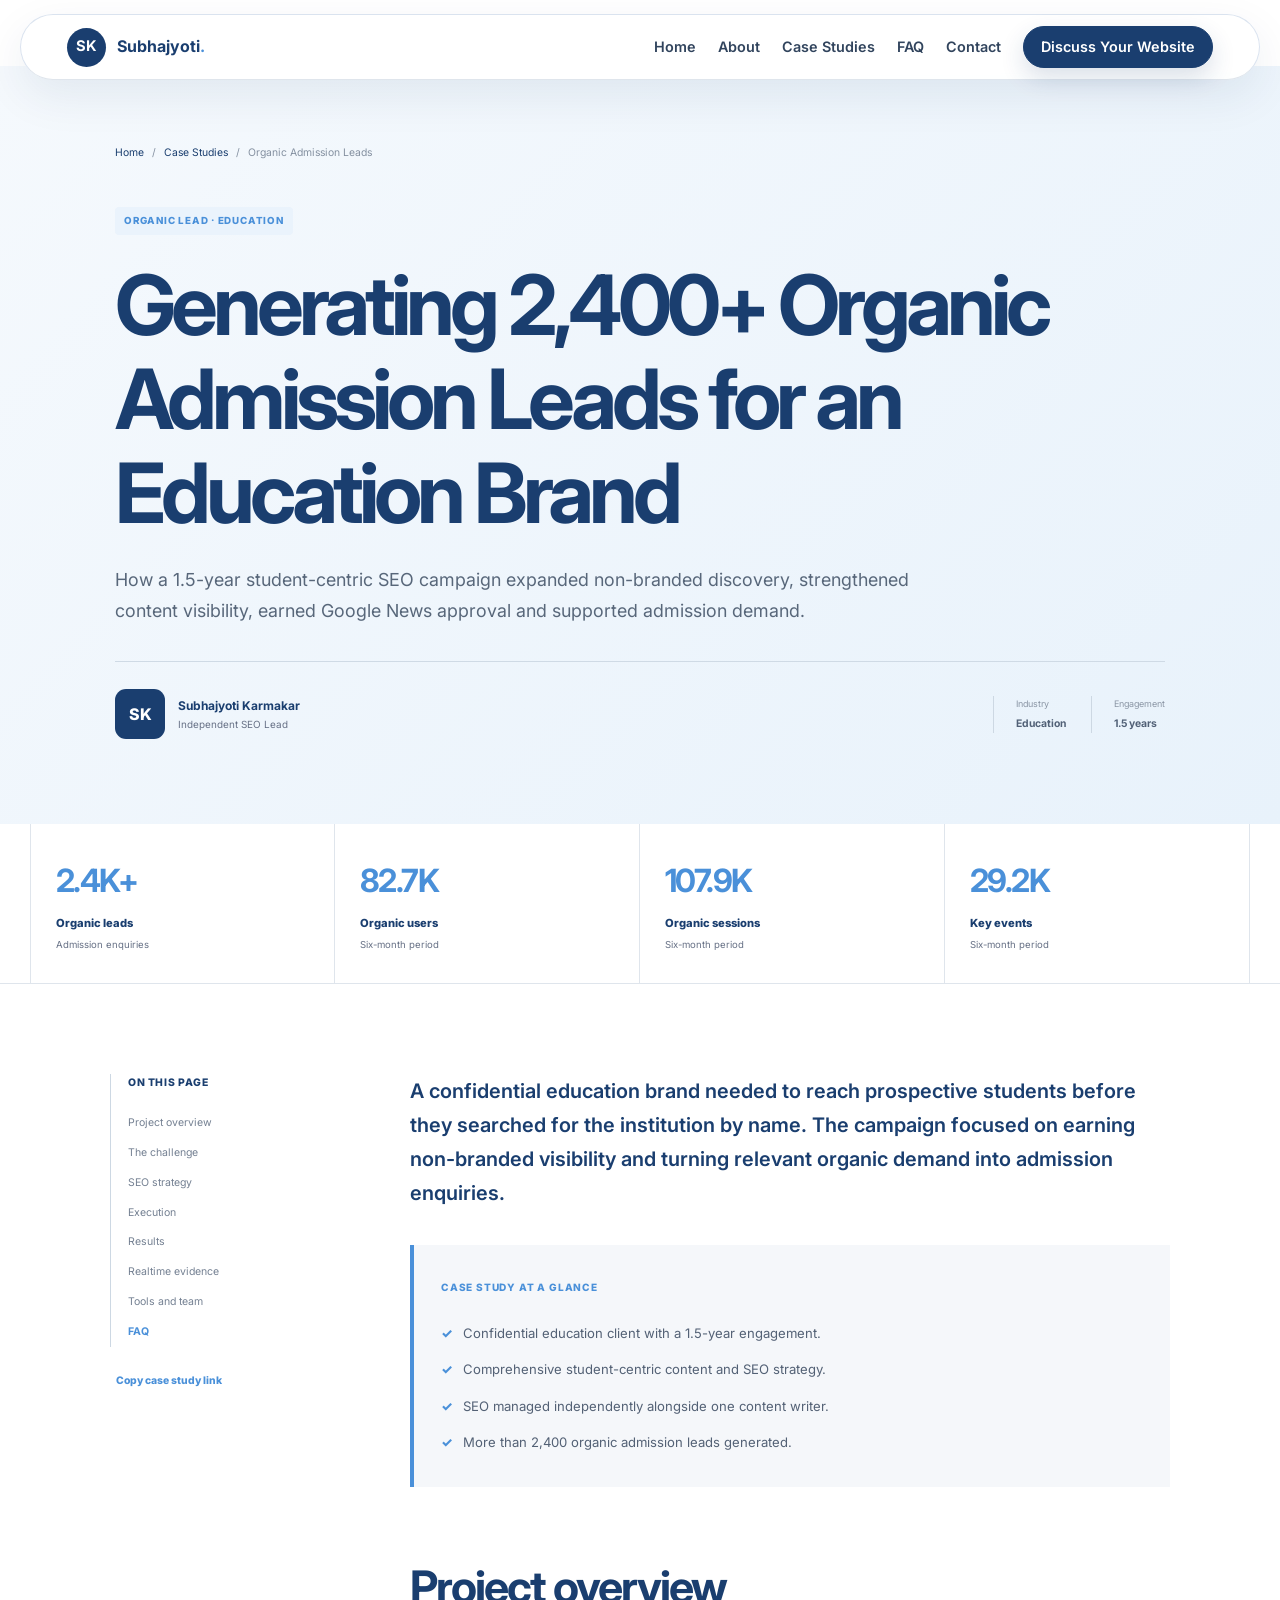
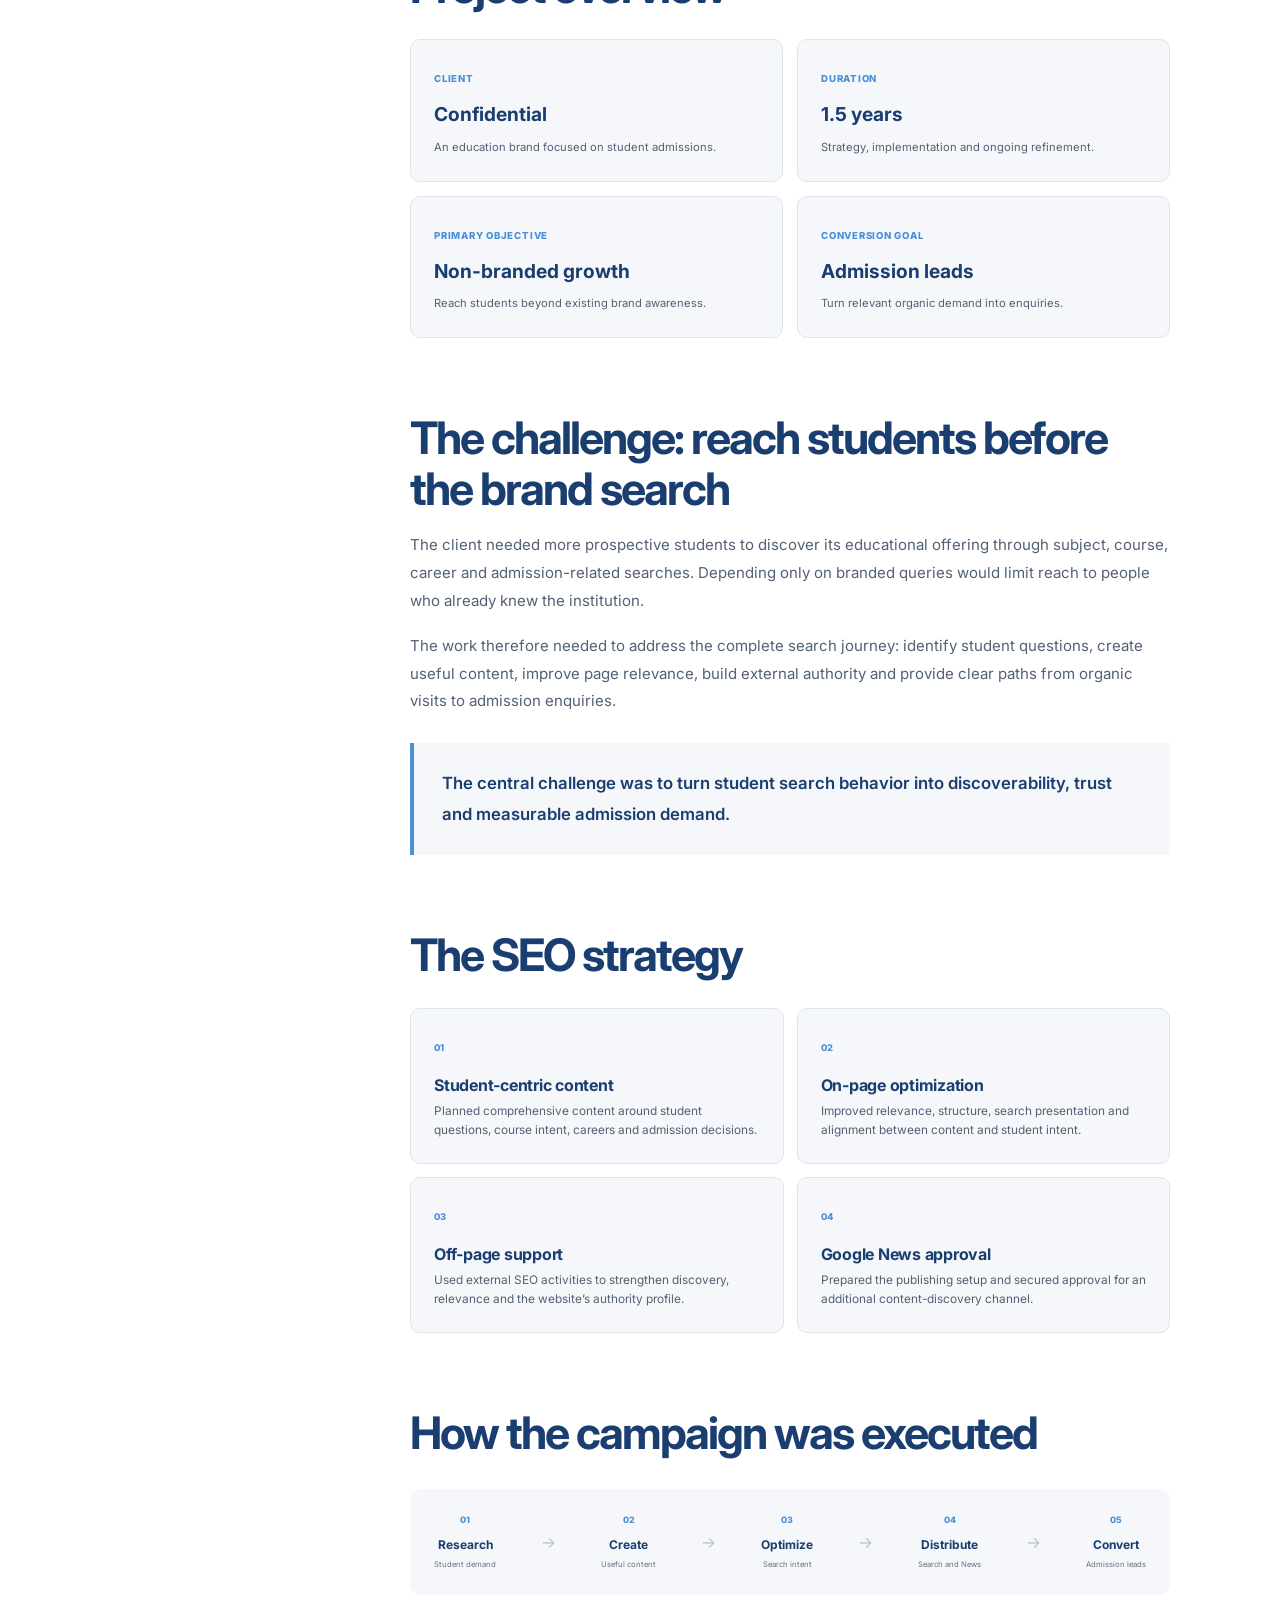
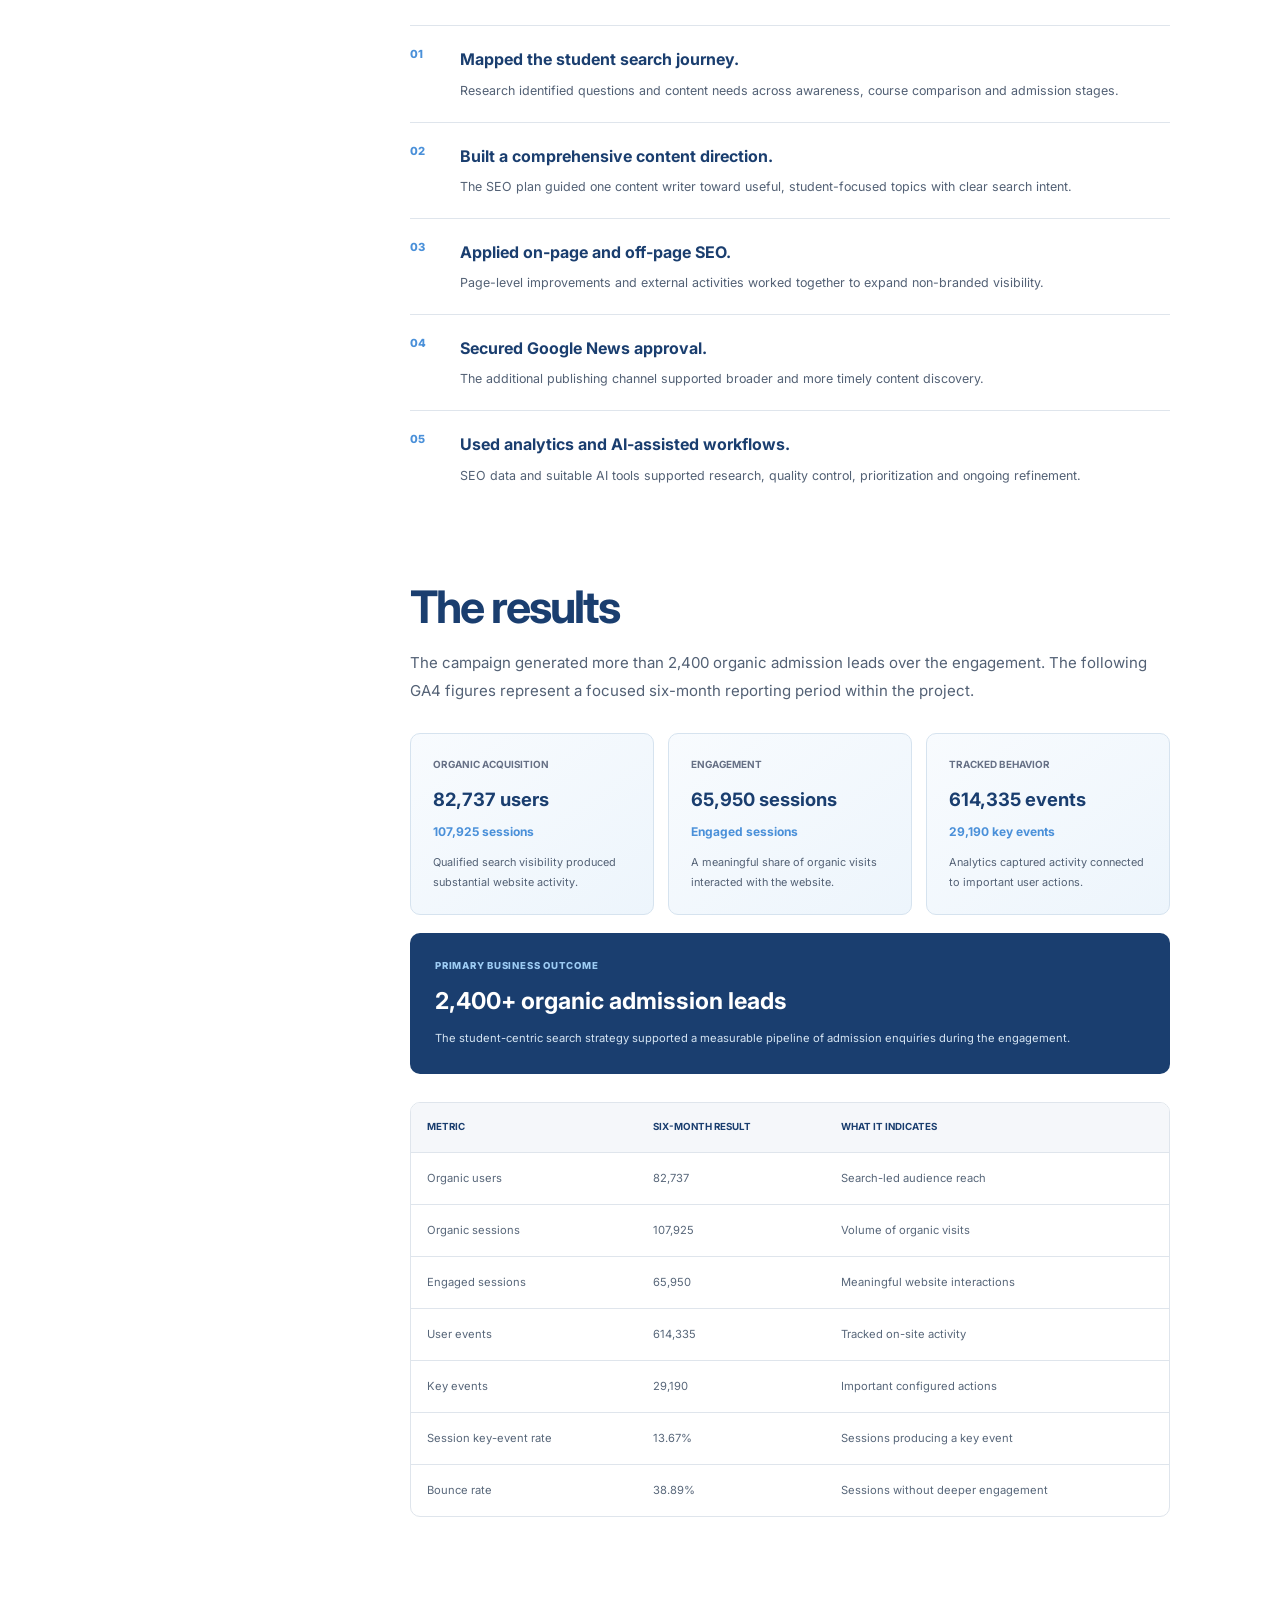
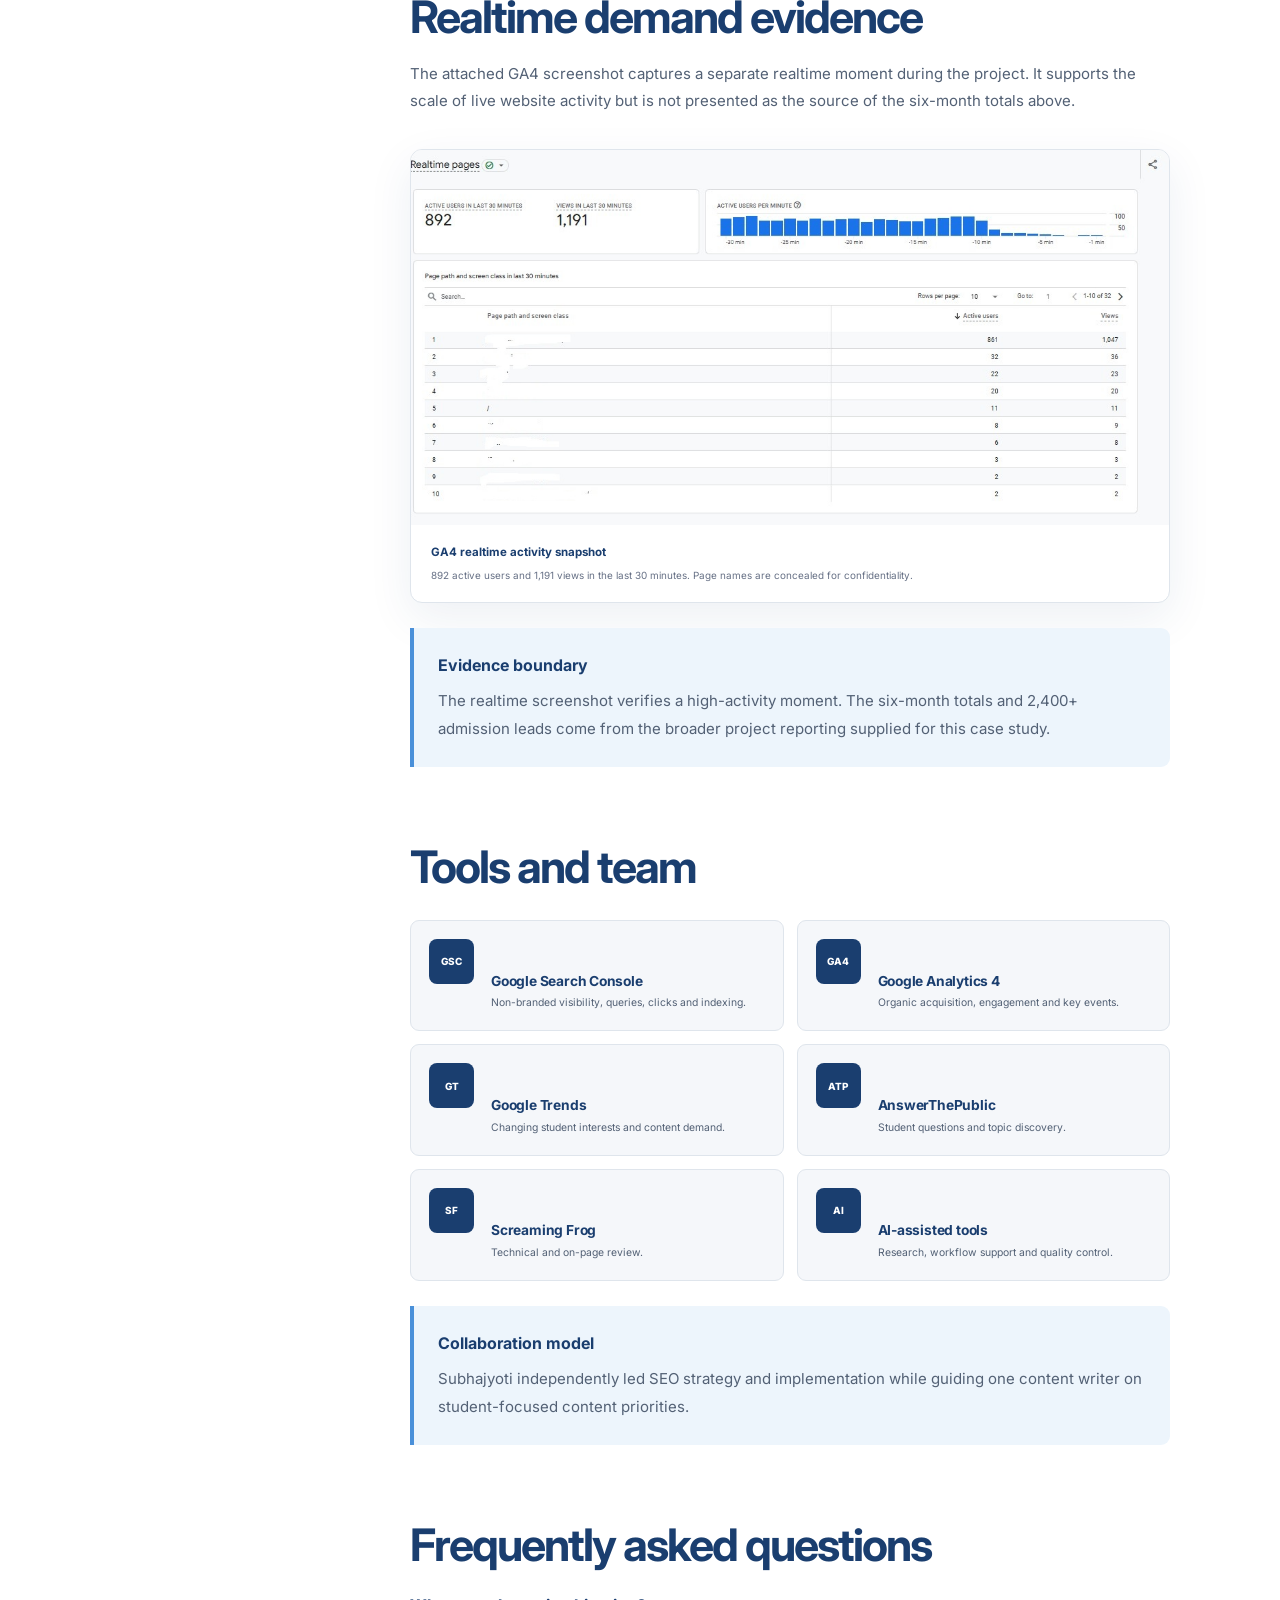
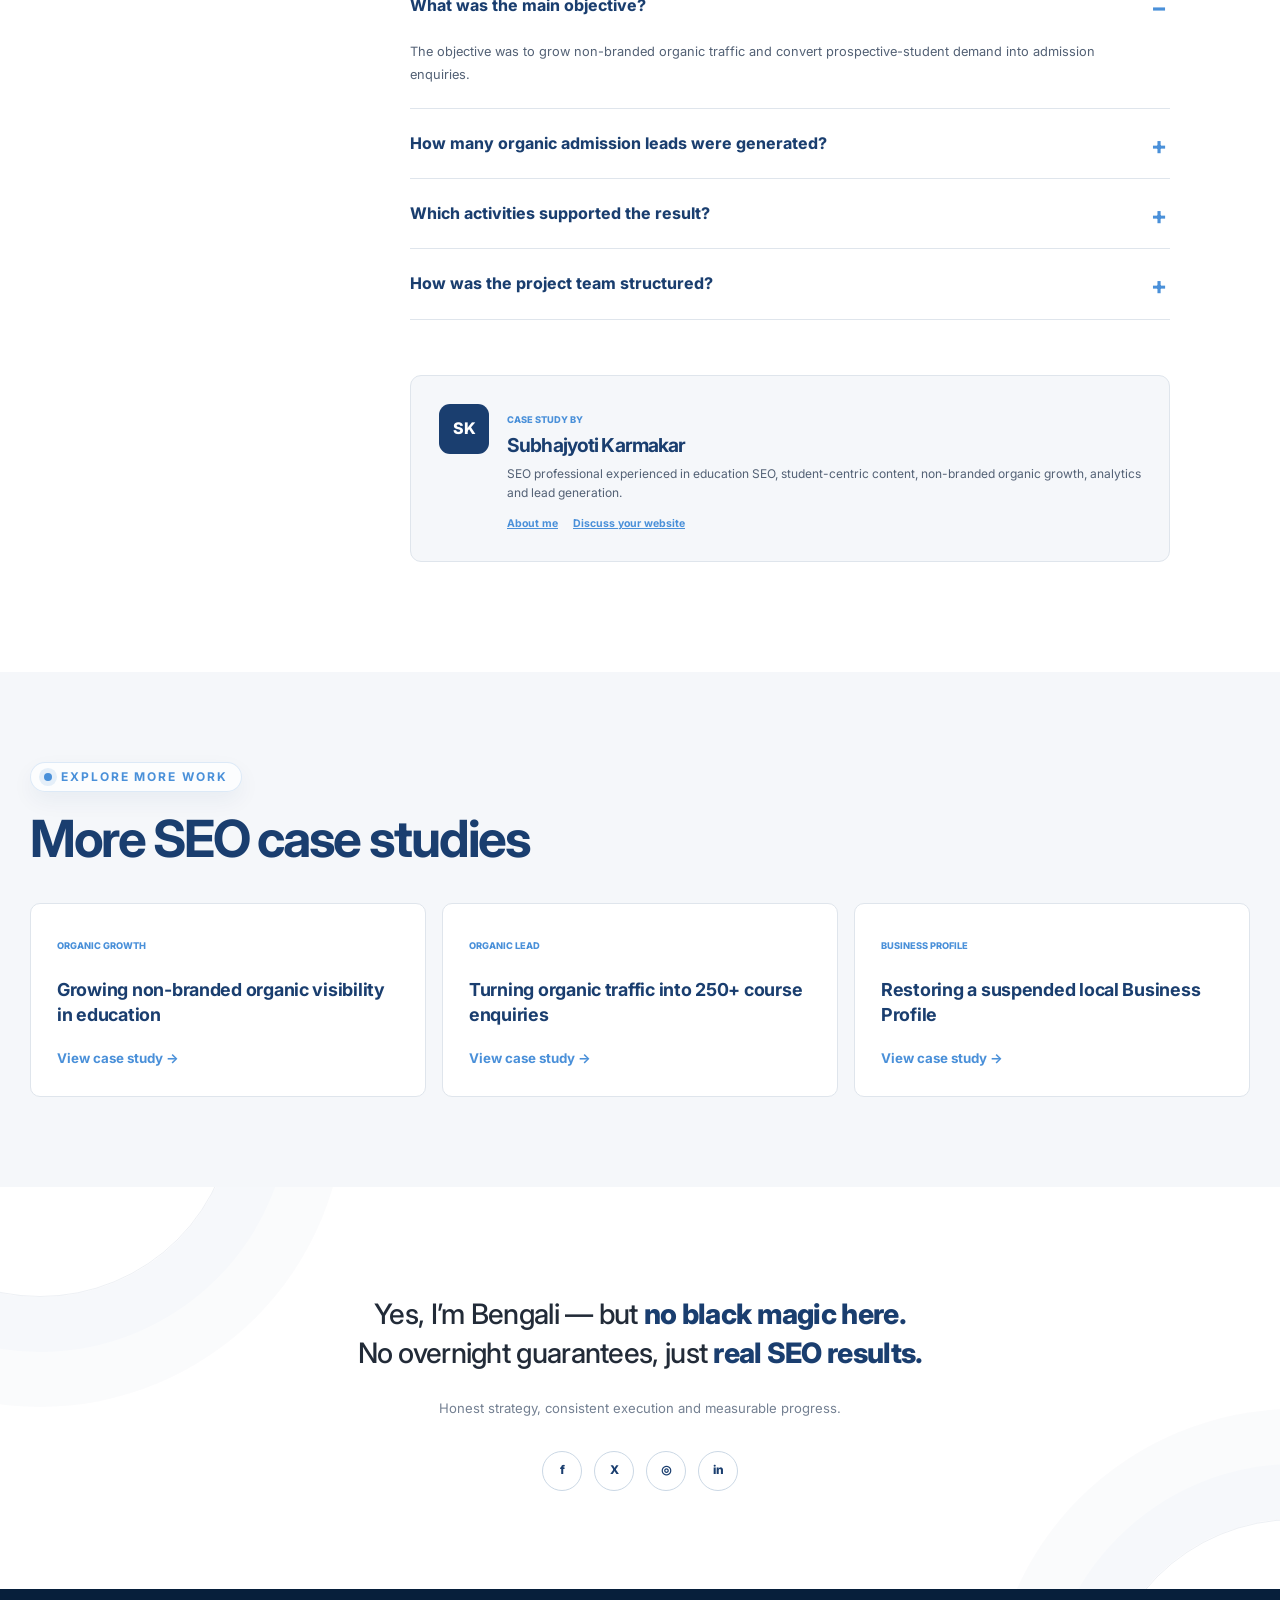
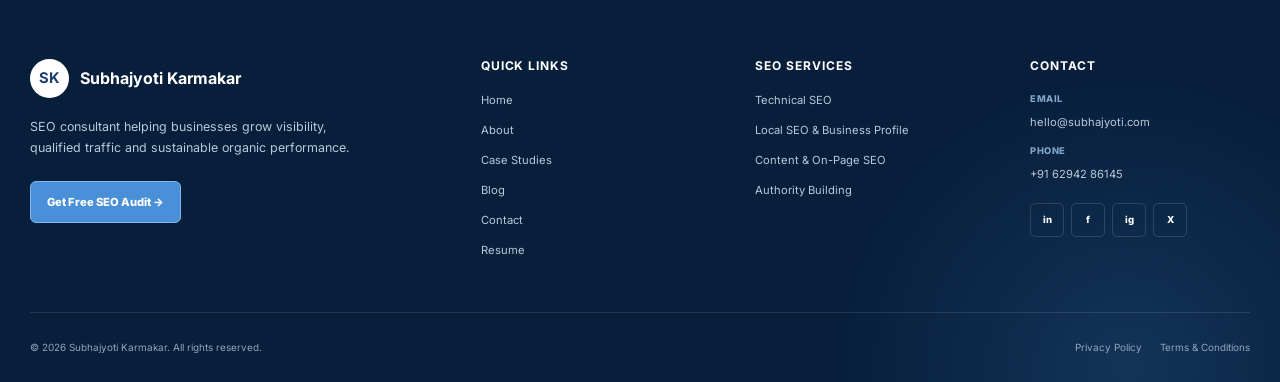
<file: pages/case-studies/education-organic-admission-leads.html>
<!DOCTYPE html>
<html lang="en">
<head>
  <!-- Google Tag Manager -->
  <script>(function(w,d,s,l,i){w[l]=w[l]||[];w[l].push({'gtm.start':new Date().getTime(),event:'gtm.js'});var f=d.getElementsByTagName(s)[0],j=d.createElement(s),dl=l!='dataLayer'?'&l='+l:'';j.async=true;j.src='https://www.googletagmanager.com/gtm.js?id='+i+dl;f.parentNode.insertBefore(j,f);})(window,document,'script','dataLayer','GTM-P25HCW2P');</script>
  <!-- End Google Tag Manager -->
  <meta charset="UTF-8">
  <meta name="viewport" content="width=device-width, initial-scale=1.0">
  <meta name="description" content="See how Subhajyoti Karmakar used student-centric SEO content to generate more than 2,400 organic admission leads for a confidential education brand.">
  <meta name="author" content="Subhajyoti Karmakar">
  <meta name="robots" content="index, follow, max-image-preview:large">
  <meta name="theme-color" content="#1A3E6F">

  <meta property="og:type" content="article">
  <meta property="og:title" content="Education SEO Case Study: 2,400+ Organic Admission Leads">
  <meta property="og:description" content="A student-centric content and SEO campaign that expanded non-branded traffic and generated measurable admission demand.">
  <meta property="og:url" content="https://subhajyoti.com/case-studies/education-organic-admission-leads">
  <meta property="og:image" content="https://subhajyoti.com/assets/images/performance/education-ga4-realtime-organic-demand.jpg">
  <meta property="article:author" content="Subhajyoti Karmakar">
  <meta property="article:section" content="Education SEO">
  <meta property="article:published_time" content="2026-06-23">

  <link rel="canonical" href="https://subhajyoti.com/case-studies/education-organic-admission-leads">
  <title>Education SEO Case Study: 2,400+ Organic Admission Leads</title>

  <link rel="preconnect" href="https://fonts.googleapis.com">
  <link rel="preconnect" href="https://fonts.gstatic.com" crossorigin>
  <link href="https://fonts.googleapis.com/css2?family=Inter:wght@400;500;600;700;800&display=swap" rel="stylesheet">
  <link rel="stylesheet" href="../../assets/css/styles.css">
  <link rel="stylesheet" href="../../assets/css/article.css">
  <link rel="stylesheet" href="../../assets/css/case-study-detail.css">
  <link rel="stylesheet" href="../../assets/css/signoff.css">
  <script src="../../assets/js/case-study-detail.js" defer></script>

  <script type="application/ld+json">
    {
      "@context": "https://schema.org",
      "@type": "Article",
      "headline": "Generating 2,400+ Organic Admission Leads for an Education Brand",
      "description": "A 1.5-year education SEO case study focused on non-branded traffic, student-centric content, Google News and organic admission leads.",
      "image": "https://subhajyoti.com/assets/images/performance/education-ga4-realtime-organic-demand.jpg",
      "datePublished": "2026-06-23",
      "dateModified": "2026-06-23",
      "mainEntityOfPage": "https://subhajyoti.com/case-studies/education-organic-admission-leads",
      "author": {"@type":"Person","name":"Subhajyoti Karmakar","url":"https://subhajyoti.com/about"},
      "publisher": {"@type":"Person","name":"Subhajyoti Karmakar"},
      "articleSection": "Education SEO Case Study",
      "keywords": ["education SEO case study", "organic admission leads", "student-centric content", "non-branded traffic", "Google News SEO"]
    }
  </script>
  <script type="application/ld+json">
    {
      "@context": "https://schema.org",
      "@type": "FAQPage",
      "mainEntity": [
        {"@type":"Question","name":"What was the primary objective of this education SEO project?","acceptedAnswer":{"@type":"Answer","text":"The objective was to grow relevant non-branded organic traffic and convert that demand into admission enquiries."}},
        {"@type":"Question","name":"How many organic admission leads were generated?","acceptedAnswer":{"@type":"Answer","text":"The campaign generated more than 2,400 organic admission leads during the engagement."}},
        {"@type":"Question","name":"Which SEO activities were used?","acceptedAnswer":{"@type":"Answer","text":"The strategy combined student-centric content, on-page SEO, off-page SEO, Google News approval, analytics and AI-assisted research workflows."}},
        {"@type":"Question","name":"Was the project managed independently?","acceptedAnswer":{"@type":"Answer","text":"Subhajyoti independently managed the SEO strategy and execution while working with one content writer."}}
      ]
    }
  </script>
  <script type="application/ld+json">
    {
      "@context":"https://schema.org",
      "@type":"BreadcrumbList",
      "itemListElement":[
        {"@type":"ListItem","position":1,"name":"Home","item":"https://subhajyoti.com/"},
        {"@type":"ListItem","position":2,"name":"Case Studies","item":"https://subhajyoti.com/case-studies"},
        {"@type":"ListItem","position":3,"name":"Education Organic Admission Leads","item":"https://subhajyoti.com/case-studies/education-organic-admission-leads"}
      ]
    }
  </script>
</head>
<body class="article-page case-study-page">
  <noscript><iframe src="https://www.googletagmanager.com/ns.html?id=GTM-P25HCW2P" height="0" width="0" style="display:none;visibility:hidden"></iframe></noscript>
  <a class="skip-link" href="#case-study-content">Skip to case study</a>
  <div class="reading-progress" aria-hidden="true"><span id="reading-progress-bar"></span></div>

  <header class="site-header" id="top"><div class="container nav-wrap"><a class="brand" href="../../index.html" aria-label="Subhajyoti Karmakar, homepage"><span class="brand-mark" aria-hidden="true">SK</span><span>Subhajyoti<span class="brand-dot">.</span></span></a><button class="menu-toggle" type="button" aria-expanded="false" aria-controls="primary-nav" aria-label="Open navigation menu"><span></span><span></span><span></span></button><nav class="primary-nav" id="primary-nav" aria-label="Case study navigation"><a href="../../index.html">Home</a><a href="../about.html">About</a><a href="../case-studies.html">Case Studies</a><a href="#case-faq">FAQ</a><a href="../contact.html">Contact</a><a class="button button-small" href="../contact.html">Discuss Your Website</a></nav></div></header>

  <main>
    <article>
      <header class="article-hero case-study-hero"><div class="container article-hero-inner">
        <nav class="breadcrumbs" aria-label="Breadcrumb"><a href="../../index.html">Home</a><span>/</span><a href="../case-studies.html">Case Studies</a><span>/</span><span>Organic Admission Leads</span></nav>
        <div class="article-category">Organic Lead &middot; Education</div>
        <h1>Generating 2,400+ Organic Admission Leads for an Education Brand</h1>
        <p class="article-deck">How a 1.5-year student-centric SEO campaign expanded non-branded discovery, strengthened content visibility, earned Google News approval and supported admission demand.</p>
        <div class="article-byline case-byline"><div class="author-monogram" aria-hidden="true">SK</div><div><strong>Subhajyoti Karmakar</strong><span>Independent SEO Lead</span></div><dl><div><dt>Industry</dt><dd>Education</dd></div><div><dt>Engagement</dt><dd>1.5 years</dd></div></dl></div>
      </div></header>

      <section class="case-result-strip" aria-label="Headline results"><div class="container case-result-grid">
        <div><strong>2.4K+</strong><span>Organic leads</span><small>Admission enquiries</small></div>
        <div><strong>82.7K</strong><span>Organic users</span><small>Six-month period</small></div>
        <div><strong>107.9K</strong><span>Organic sessions</span><small>Six-month period</small></div>
        <div><strong>29.2K</strong><span>Key events</span><small>Six-month period</small></div>
      </div></section>

      <div class="container article-layout">
        <aside class="article-sidebar"><nav class="toc" aria-label="Table of contents"><span>On this page</span><a href="#overview">Project overview</a><a href="#challenge">The challenge</a><a href="#strategy">SEO strategy</a><a href="#execution">Execution</a><a href="#results">Results</a><a href="#evidence">Realtime evidence</a><a href="#tools">Tools and team</a><a href="#case-faq">FAQ</a></nav><button class="copy-link" id="copy-case-link" type="button">Copy case study link</button></aside>

        <div class="article-body" id="case-study-content">
          <p class="article-lead">A confidential education brand needed to reach prospective students before they searched for the institution by name. The campaign focused on earning non-branded visibility and turning relevant organic demand into admission enquiries.</p>

          <div class="key-takeaways"><span>Case study at a glance</span><ul><li>Confidential education client with a 1.5-year engagement.</li><li>Comprehensive student-centric content and SEO strategy.</li><li>SEO managed independently alongside one content writer.</li><li>More than 2,400 organic admission leads generated.</li></ul></div>

          <section id="overview"><h2>Project overview</h2><div class="project-facts">
            <article><span>Client</span><strong>Confidential</strong><p>An education brand focused on student admissions.</p></article>
            <article><span>Duration</span><strong>1.5 years</strong><p>Strategy, implementation and ongoing refinement.</p></article>
            <article><span>Primary objective</span><strong>Non-branded growth</strong><p>Reach students beyond existing brand awareness.</p></article>
            <article><span>Conversion goal</span><strong>Admission leads</strong><p>Turn relevant organic demand into enquiries.</p></article>
          </div></section>

          <section id="challenge"><h2>The challenge: reach students before the brand search</h2><p>The client needed more prospective students to discover its educational offering through subject, course, career and admission-related searches. Depending only on branded queries would limit reach to people who already knew the institution.</p><p>The work therefore needed to address the complete search journey: identify student questions, create useful content, improve page relevance, build external authority and provide clear paths from organic visits to admission enquiries.</p><blockquote><p>The central challenge was to turn student search behavior into discoverability, trust and measurable admission demand.</p></blockquote></section>

          <section id="strategy"><h2>The SEO strategy</h2><div class="question-grid strategy-grid">
            <article><span>01</span><h3>Student-centric content</h3><p>Planned comprehensive content around student questions, course intent, careers and admission decisions.</p></article>
            <article><span>02</span><h3>On-page optimization</h3><p>Improved relevance, structure, search presentation and alignment between content and student intent.</p></article>
            <article><span>03</span><h3>Off-page support</h3><p>Used external SEO activities to strengthen discovery, relevance and the website&rsquo;s authority profile.</p></article>
            <article><span>04</span><h3>Google News approval</h3><p>Prepared the publishing setup and secured approval for an additional content-discovery channel.</p></article>
          </div></section>

          <section id="execution"><h2>How the campaign was executed</h2><div class="workflow-graphic" aria-label="Education lead generation SEO workflow"><div><span>01</span><strong>Research</strong><small>Student demand</small></div><i>&rarr;</i><div><span>02</span><strong>Create</strong><small>Useful content</small></div><i>&rarr;</i><div><span>03</span><strong>Optimize</strong><small>Search intent</small></div><i>&rarr;</i><div><span>04</span><strong>Distribute</strong><small>Search and News</small></div><i>&rarr;</i><div><span>05</span><strong>Convert</strong><small>Admission leads</small></div></div>
            <ol class="numbered-process">
              <li><strong>Mapped the student search journey.</strong><p>Research identified questions and content needs across awareness, course comparison and admission stages.</p></li>
              <li><strong>Built a comprehensive content direction.</strong><p>The SEO plan guided one content writer toward useful, student-focused topics with clear search intent.</p></li>
              <li><strong>Applied on-page and off-page SEO.</strong><p>Page-level improvements and external activities worked together to expand non-branded visibility.</p></li>
              <li><strong>Secured Google News approval.</strong><p>The additional publishing channel supported broader and more timely content discovery.</p></li>
              <li><strong>Used analytics and AI-assisted workflows.</strong><p>SEO data and suitable AI tools supported research, quality control, prioritization and ongoing refinement.</p></li>
            </ol>
          </section>

          <section id="results"><h2>The results</h2><p>The campaign generated more than 2,400 organic admission leads over the engagement. The following GA4 figures represent a focused six-month reporting period within the project.</p>
            <div class="result-cards"><article><span>Organic acquisition</span><strong>82,737 users</strong><b>107,925 sessions</b><p>Qualified search visibility produced substantial website activity.</p></article><article><span>Engagement</span><strong>65,950 sessions</strong><b>Engaged sessions</b><p>A meaningful share of organic visits interacted with the website.</p></article><article><span>Tracked behavior</span><strong>614,335 events</strong><b>29,190 key events</b><p>Analytics captured activity connected to important user actions.</p></article></div>
            <div class="lead-result-card"><span>Primary business outcome</span><strong>2,400+ organic admission leads</strong><p>The student-centric search strategy supported a measurable pipeline of admission enquiries during the engagement.</p></div>
            <div class="responsive-table" role="region" aria-label="Six-month GA4 performance summary" tabindex="0"><table><thead><tr><th>Metric</th><th>Six-month result</th><th>What it indicates</th></tr></thead><tbody><tr><td>Organic users</td><td>82,737</td><td>Search-led audience reach</td></tr><tr><td>Organic sessions</td><td>107,925</td><td>Volume of organic visits</td></tr><tr><td>Engaged sessions</td><td>65,950</td><td>Meaningful website interactions</td></tr><tr><td>User events</td><td>614,335</td><td>Tracked on-site activity</td></tr><tr><td>Key events</td><td>29,190</td><td>Important configured actions</td></tr><tr><td>Session key-event rate</td><td>13.67%</td><td>Sessions producing a key event</td></tr><tr><td>Bounce rate</td><td>38.89%</td><td>Sessions without deeper engagement</td></tr></tbody></table></div>
          </section>

          <section id="evidence"><h2>Realtime demand evidence</h2><p>The attached GA4 screenshot captures a separate realtime moment during the project. It supports the scale of live website activity but is not presented as the source of the six-month totals above.</p><figure class="case-proof"><a href="../../assets/images/performance/education-ga4-realtime-organic-demand.jpg" target="_blank" rel="noopener" aria-label="Open the full GA4 realtime screenshot"><img src="../../assets/images/performance/education-ga4-realtime-organic-demand.jpg" width="1107" height="547" alt="Anonymized Google Analytics 4 realtime report showing 892 active users and 1,191 views in the last 30 minutes" loading="lazy" decoding="async"></a><figcaption><strong>GA4 realtime activity snapshot</strong><span>892 active users and 1,191 views in the last 30 minutes. Page names are concealed for confidentiality.</span></figcaption></figure><div class="insight-callout"><strong>Evidence boundary</strong><p>The realtime screenshot verifies a high-activity moment. The six-month totals and 2,400+ admission leads come from the broader project reporting supplied for this case study.</p></div></section>

          <section id="tools"><h2>Tools and team</h2><div class="tool-detail-grid">
            <article><span>GSC</span><div><h3>Google Search Console</h3><p>Non-branded visibility, queries, clicks and indexing.</p></div></article>
            <article><span>GA4</span><div><h3>Google Analytics 4</h3><p>Organic acquisition, engagement and key events.</p></div></article>
            <article><span>GT</span><div><h3>Google Trends</h3><p>Changing student interests and content demand.</p></div></article>
            <article><span>ATP</span><div><h3>AnswerThePublic</h3><p>Student questions and topic discovery.</p></div></article>
            <article><span>SF</span><div><h3>Screaming Frog</h3><p>Technical and on-page review.</p></div></article>
            <article><span>AI</span><div><h3>AI-assisted tools</h3><p>Research, workflow support and quality control.</p></div></article>
          </div><div class="insight-callout"><strong>Collaboration model</strong><p>Subhajyoti independently led SEO strategy and implementation while guiding one content writer on student-focused content priorities.</p></div></section>

          <section class="article-faq" id="case-faq" aria-labelledby="faq-title"><h2 id="faq-title">Frequently asked questions</h2><details open><summary>What was the main objective?</summary><p>The objective was to grow non-branded organic traffic and convert prospective-student demand into admission enquiries.</p></details><details><summary>How many organic admission leads were generated?</summary><p>The campaign generated more than 2,400 organic admission leads during the 1.5-year engagement.</p></details><details><summary>Which activities supported the result?</summary><p>The strategy combined student-centric content, on-page SEO, off-page SEO, Google News approval, analytics and AI-assisted workflows.</p></details><details><summary>How was the project team structured?</summary><p>Subhajyoti independently managed SEO strategy and execution while working alongside one content writer.</p></details></section>

          <section class="author-box" aria-label="About the project lead"><div class="author-monogram" aria-hidden="true">SK</div><div><span>Case study by</span><h2>Subhajyoti Karmakar</h2><p>SEO professional experienced in education SEO, student-centric content, non-branded organic growth, analytics and lead generation.</p><div><a href="../about.html">About me</a><a href="../contact.html">Discuss your website</a></div></div></section>
        </div>
      </div>
    </article>

    <section class="related-section" aria-labelledby="related-title"><div class="container"><div class="related-heading"><p class="eyebrow">Explore more work</p><h2 id="related-title">More SEO case studies</h2></div><div class="related-grid"><a href="education-organic-growth.html"><span>Organic Growth</span><h3>Growing non-branded organic visibility in education</h3><small>View case study &rarr;</small></a><a href="course-website-organic-leads.html"><span>Organic Lead</span><h3>Turning organic traffic into 250+ course enquiries</h3><small>View case study &rarr;</small></a><a href="gangtok-business-profile-restoration.html"><span>Business Profile</span><h3>Restoring a suspended local Business Profile</h3><small>View case study &rarr;</small></a></div></div></section>

    <section class="shared-signoff" aria-labelledby="case-signoff-title"><div class="container shared-signoff-inner"><h2 id="case-signoff-title">Yes, I&rsquo;m Bengali &mdash; but <strong>no black magic here.</strong><br>No overnight guarantees, just <strong>real SEO results.</strong></h2><p>Honest strategy, consistent execution and measurable progress.</p><div class="shared-signoff-socials" aria-label="Social profiles"><a href="https://www.facebook.com/subhajyotik0" target="_blank" rel="noopener noreferrer" aria-label="Facebook">f</a><a href="https://x.com/i_am_subhajyoti" target="_blank" rel="noopener noreferrer" aria-label="X">X</a><a href="https://www.instagram.com/iamsubhajyoti/" target="_blank" rel="noopener noreferrer" aria-label="Instagram">&#9678;</a><a href="https://www.linkedin.com/in/subhajyoti-karmakar/" target="_blank" rel="noopener noreferrer" aria-label="LinkedIn">in</a></div></div></section>
  </main>

  <footer class="site-footer"><div class="container footer-main"><div class="footer-intro"><a class="brand footer-brand" href="../../index.html"><span class="brand-mark" aria-hidden="true">SK</span><span>Subhajyoti Karmakar</span></a><p>SEO consultant helping businesses grow visibility, qualified traffic and sustainable organic performance.</p><a class="footer-audit" href="../contact.html#contact-form-section">Get Free SEO Audit &rarr;</a></div><div class="footer-column"><h2>Quick Links</h2><nav aria-label="Footer navigation"><a href="../../index.html">Home</a><a href="../about.html">About</a><a href="../case-studies.html">Case Studies</a><a href="../blog.html">Blog</a><a href="../contact.html">Contact</a><a href="../../assets/documents/subhajyoti-karmakar-resume.pdf" target="_blank">Resume</a></nav></div><div class="footer-column"><h2>SEO Services</h2><nav aria-label="Footer services"><a href="../../index.html#services">Technical SEO</a><a href="../../index.html#services">Local SEO &amp; Business Profile</a><a href="../../index.html#services">Content &amp; On-Page SEO</a><a href="../../index.html#services">Authority Building</a></nav></div><div class="footer-column"><h2>Contact</h2><address class="footer-contact-list"><span>Email</span><a href="mailto:hello@subhajyoti.com">hello@subhajyoti.com</a><span>Phone</span><a href="tel:+916294286145">+91 62942 86145</a></address><div class="footer-socials" aria-label="Social profiles"><a href="https://www.linkedin.com/in/subhajyoti-karmakar/" target="_blank" rel="noopener noreferrer" aria-label="LinkedIn">in</a><a href="https://www.facebook.com/subhajyotik0" target="_blank" rel="noopener noreferrer" aria-label="Facebook">f</a><a href="https://www.instagram.com/iamsubhajyoti/" target="_blank" rel="noopener noreferrer" aria-label="Instagram">ig</a><a href="https://x.com/i_am_subhajyoti" target="_blank" rel="noopener noreferrer" aria-label="X">X</a></div></div></div><div class="container footer-bottom"><p>&copy; <span id="current-year">2026</span> Subhajyoti Karmakar. All rights reserved.</p><div class="footer-legal"><a href="../privacy-policy.html">Privacy Policy</a><a href="../terms-and-conditions.html">Terms &amp; Conditions</a></div></div></footer>
</body>
</html>
</file>
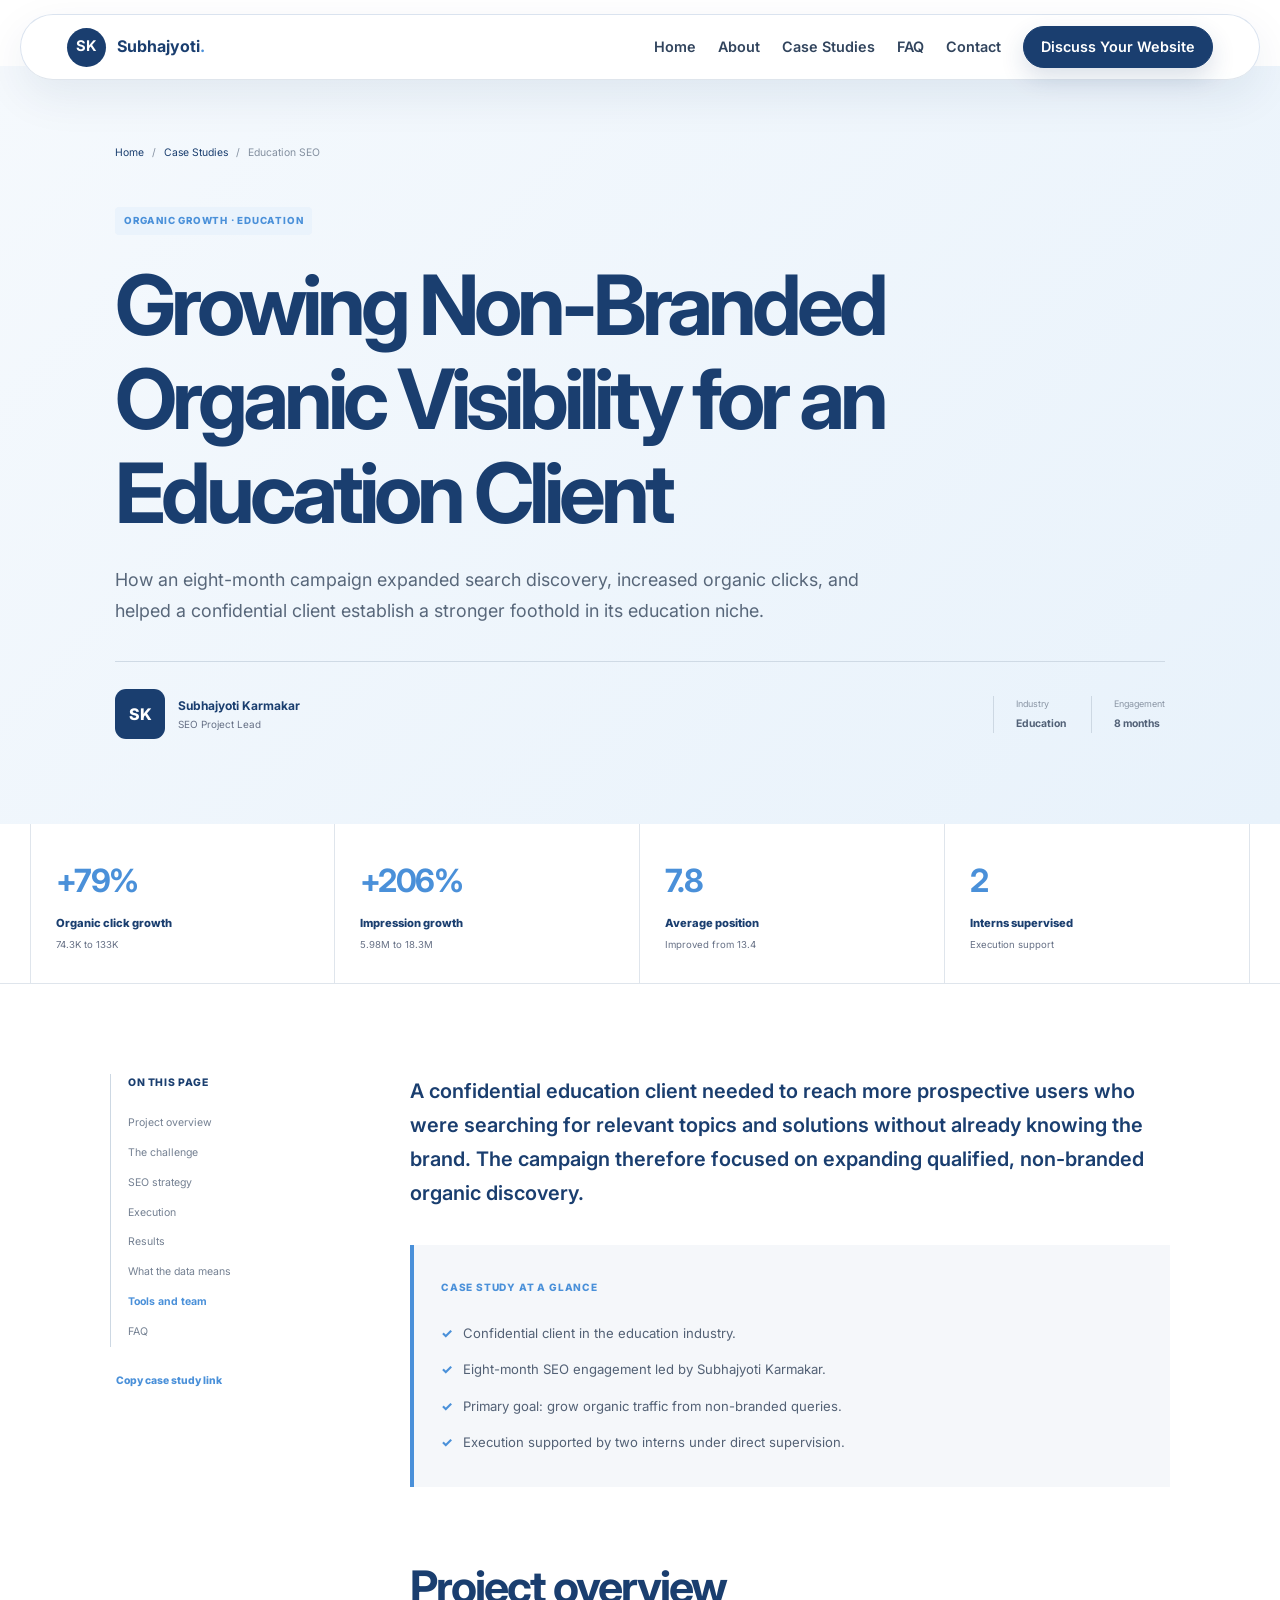
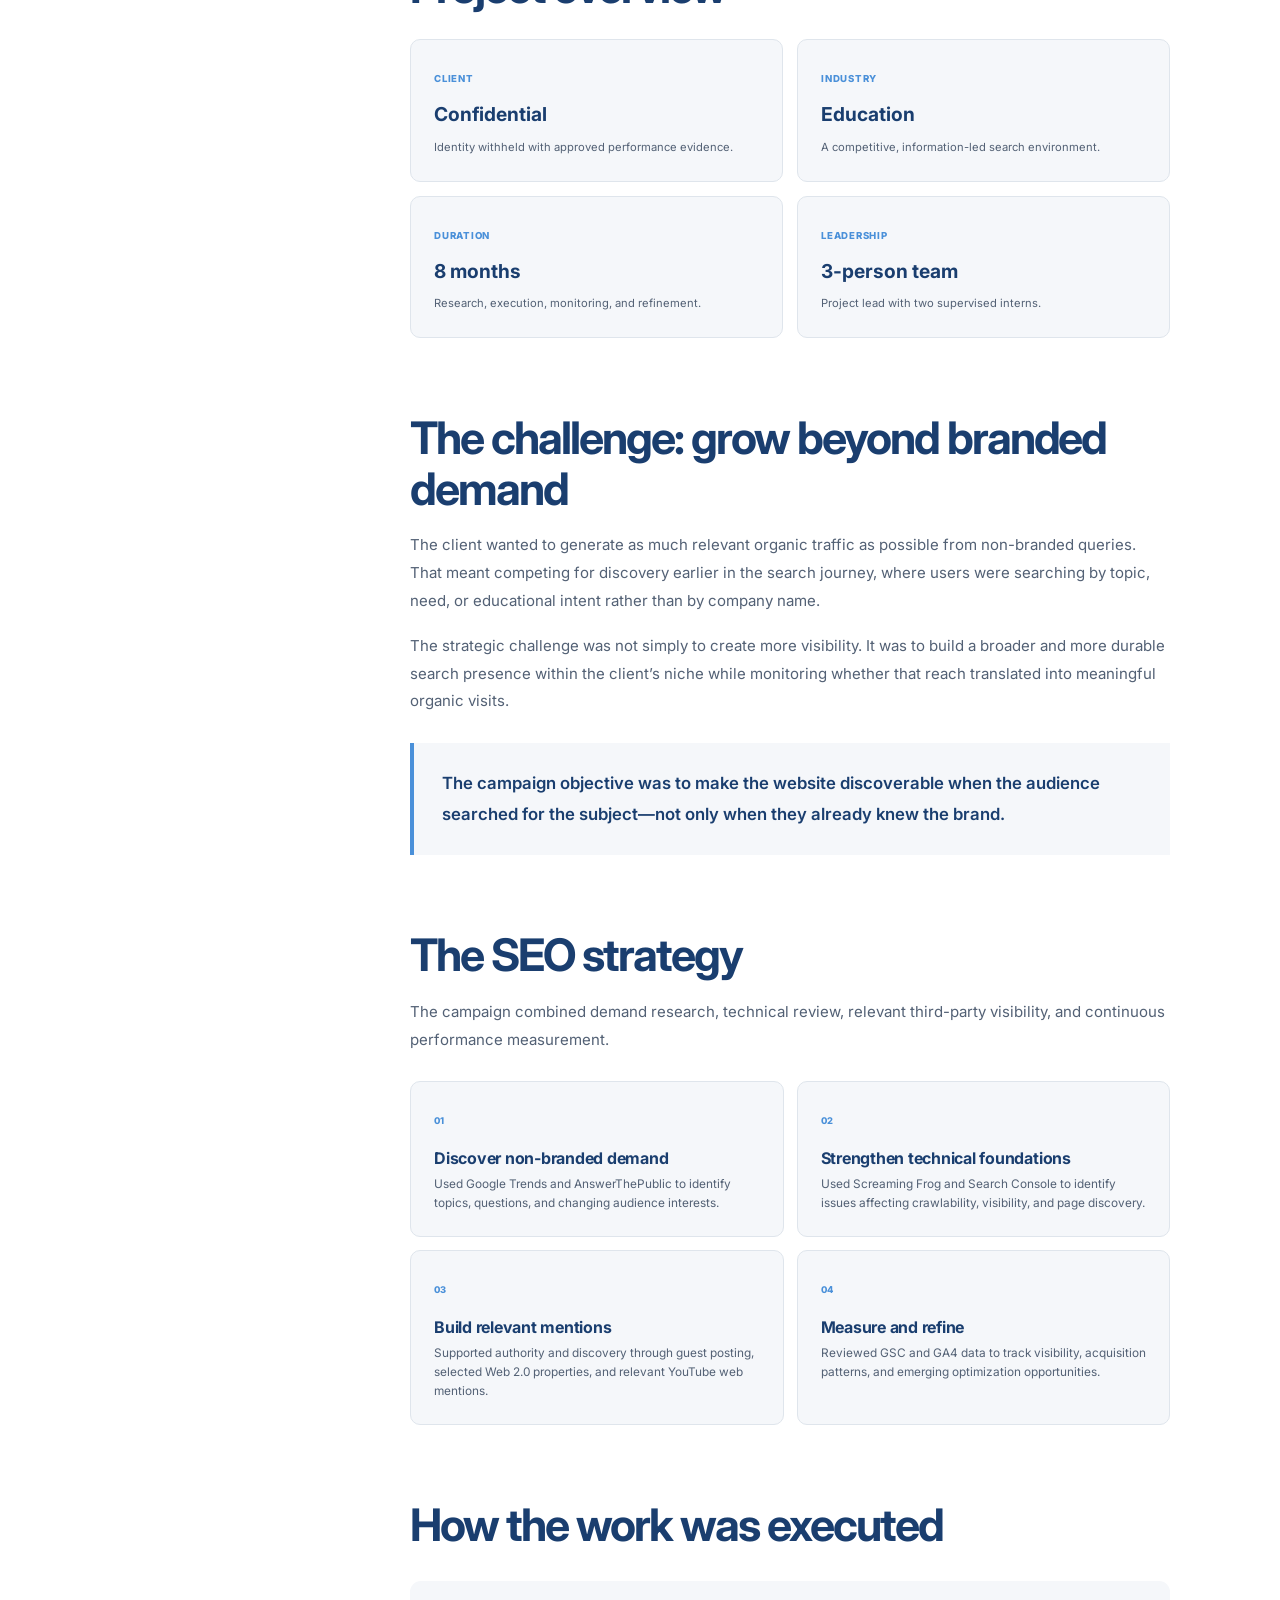
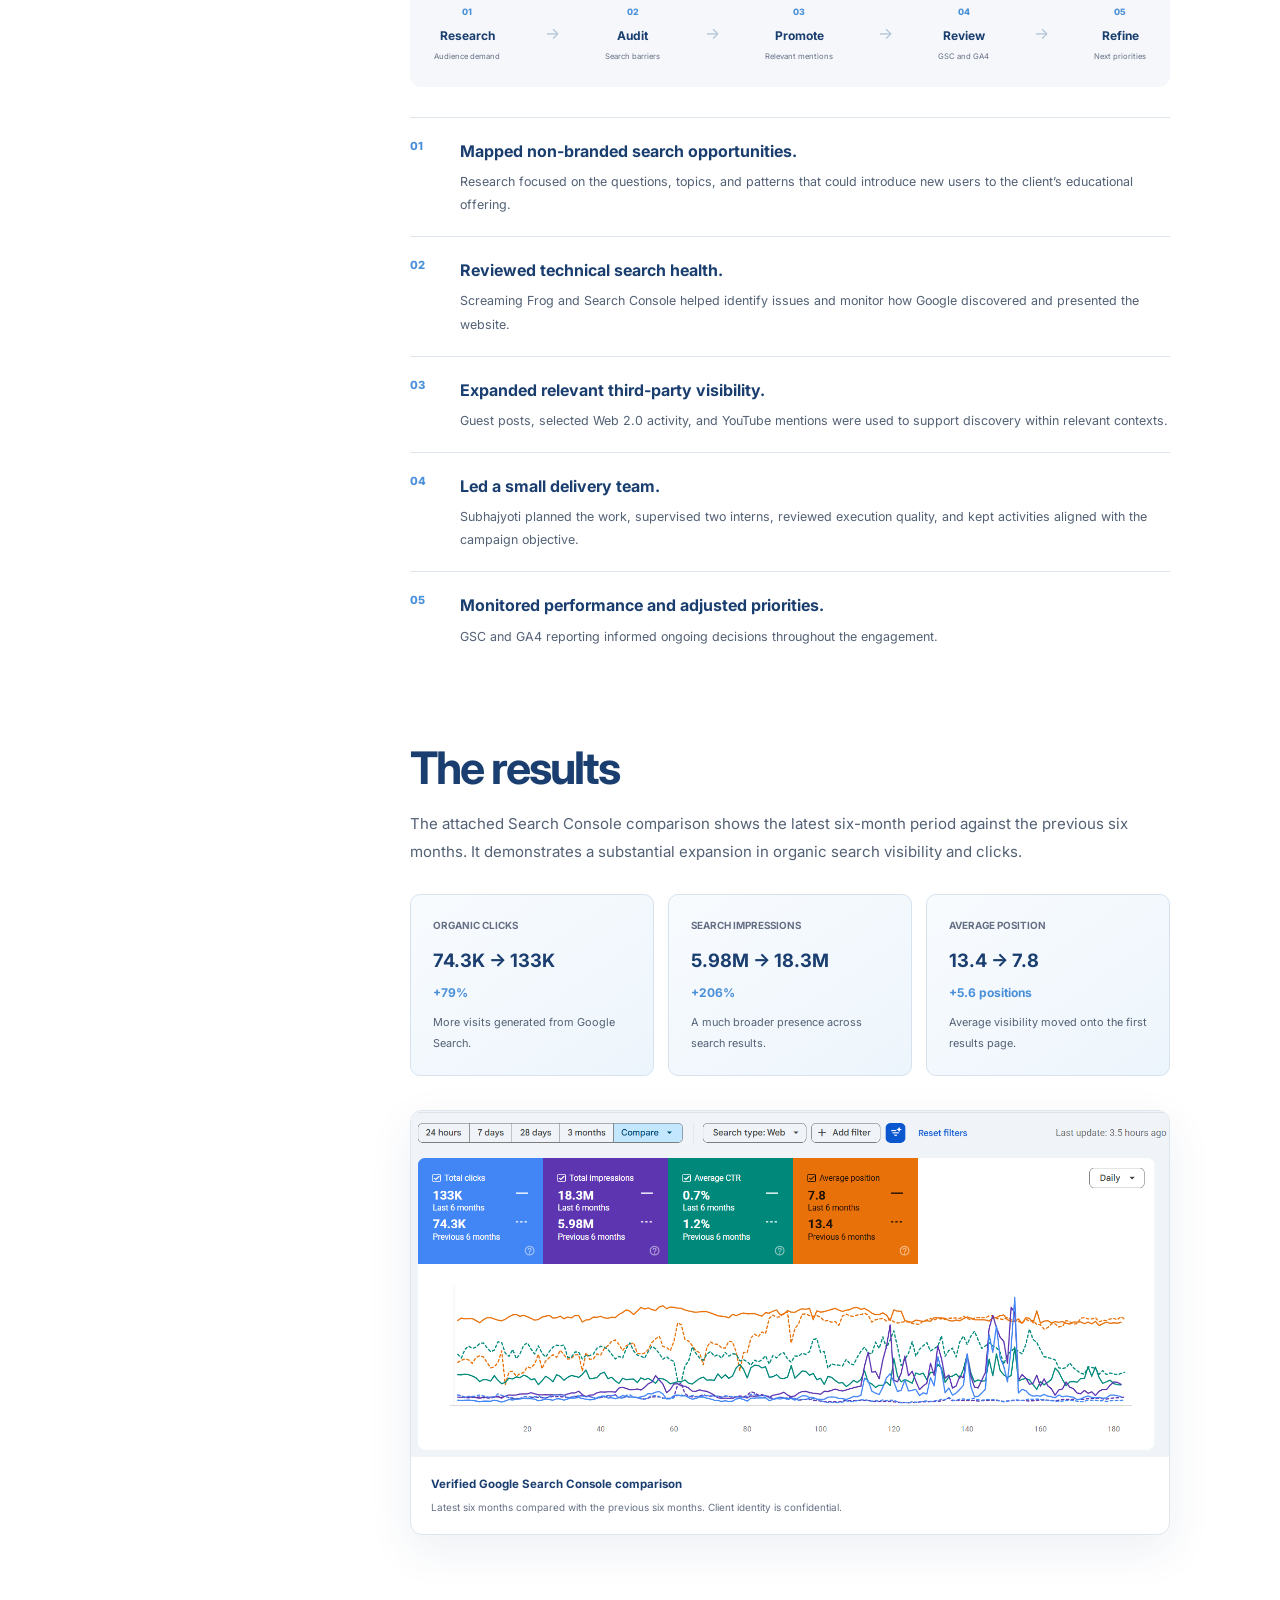
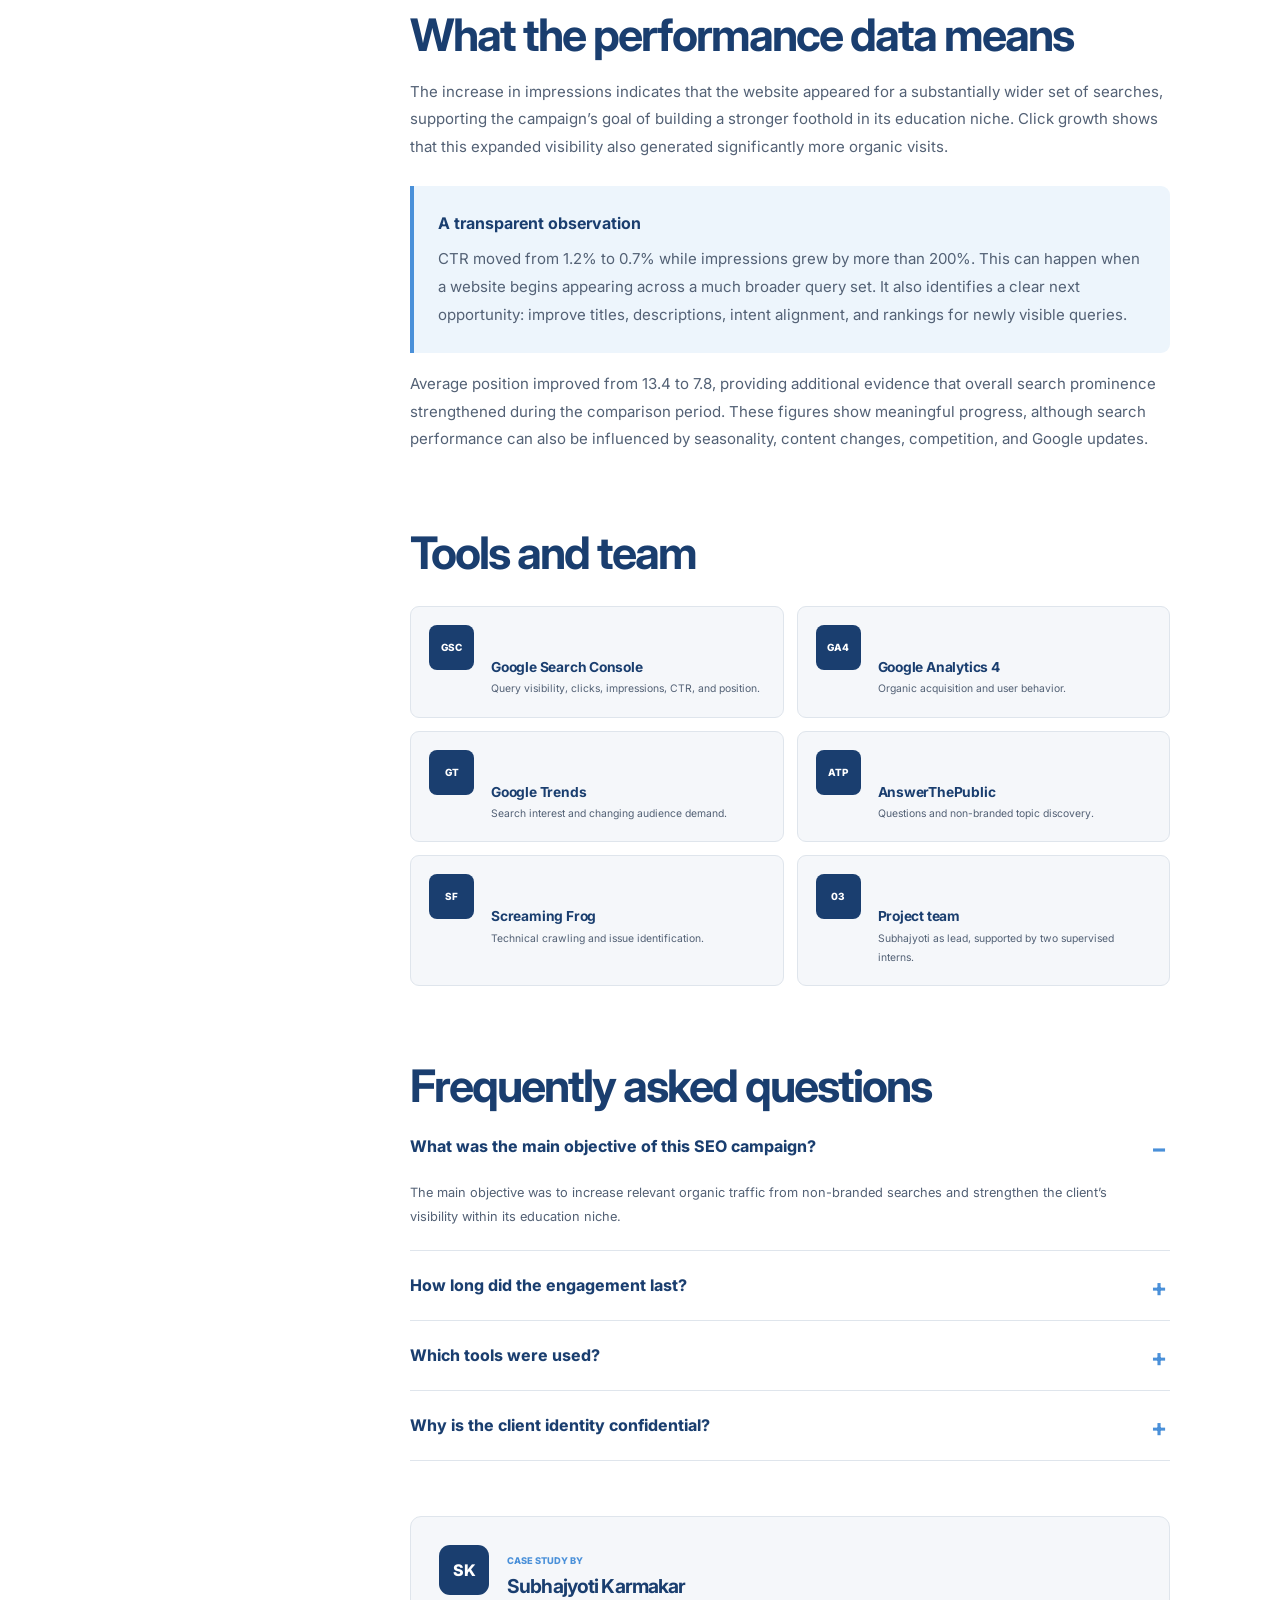
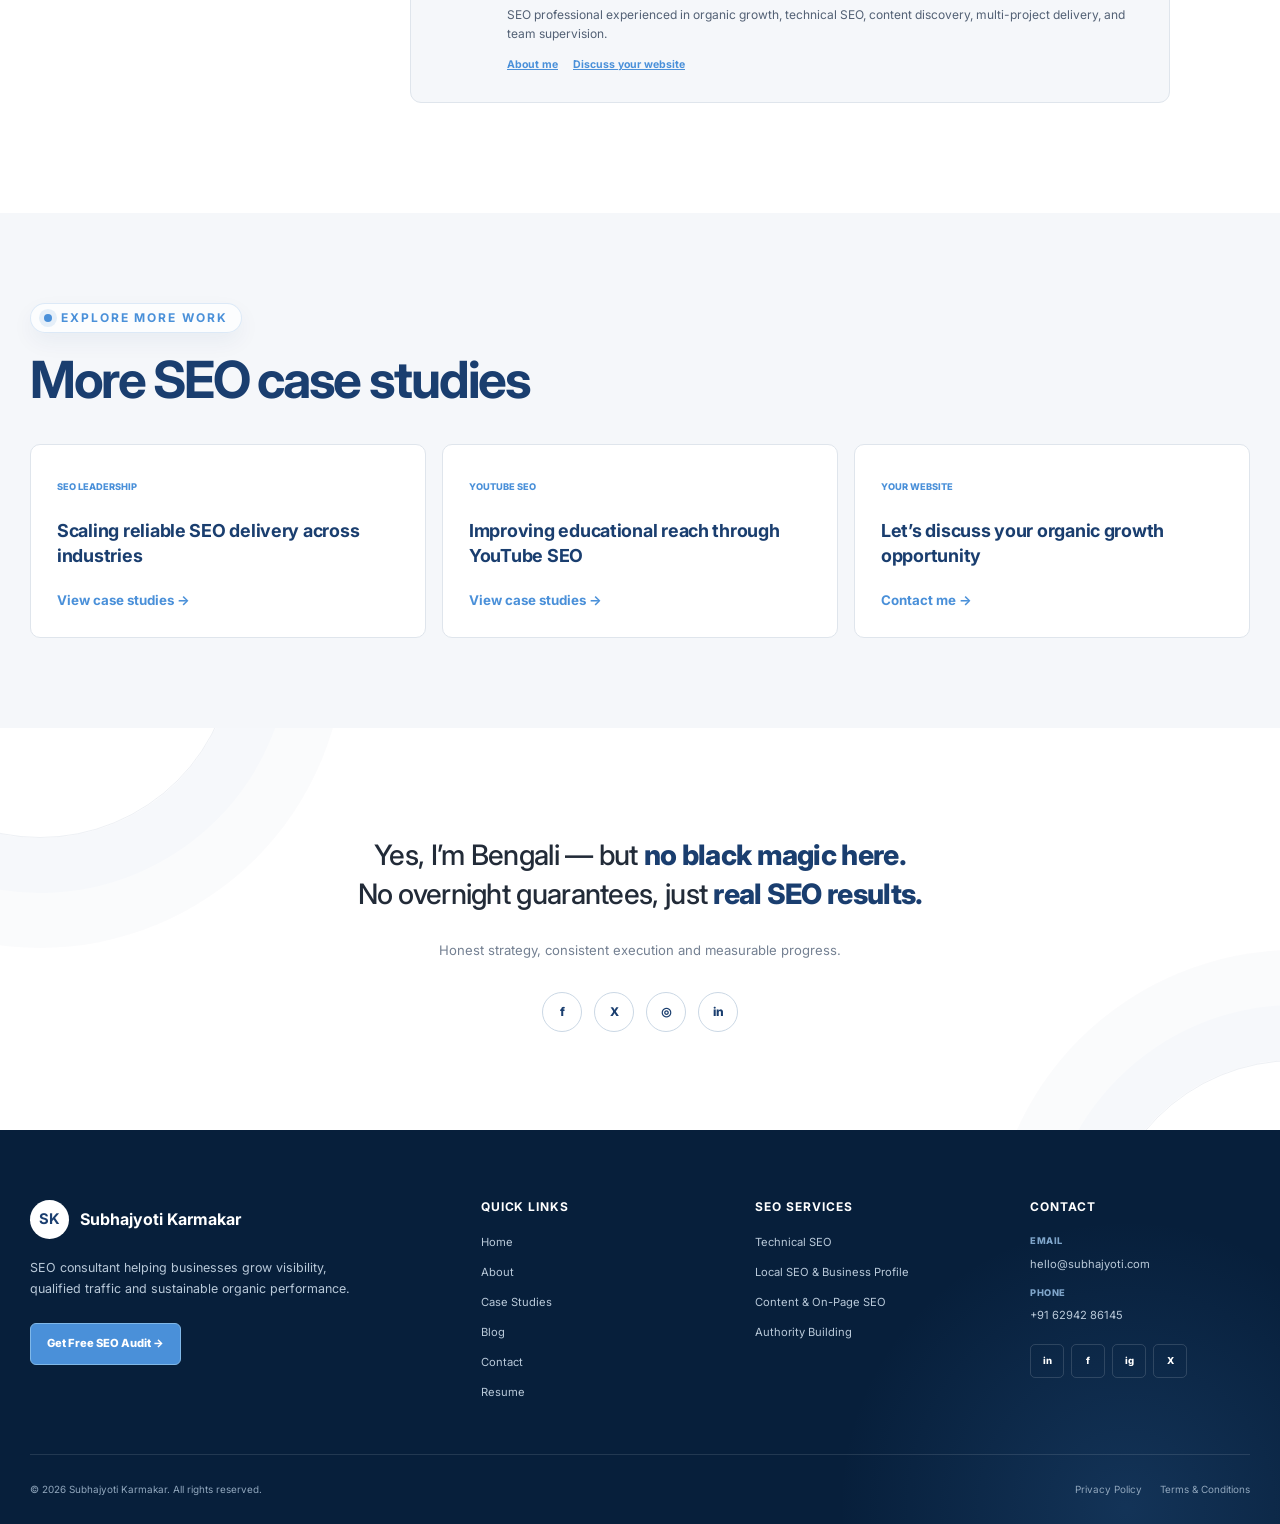
<file: pages/case-studies/education-organic-growth.html>
<!DOCTYPE html>
<html lang="en">
<head>
  <!-- Google Tag Manager -->
  <script>(function(w,d,s,l,i){w[l]=w[l]||[];w[l].push({'gtm.start':new Date().getTime(),event:'gtm.js'});var f=d.getElementsByTagName(s)[0],j=d.createElement(s),dl=l!='dataLayer'?'&l='+l:'';j.async=true;j.src='https://www.googletagmanager.com/gtm.js?id='+i+dl;f.parentNode.insertBefore(j,f);})(window,document,'script','dataLayer','GTM-P25HCW2P');</script>
  <!-- End Google Tag Manager -->
  <meta charset="UTF-8">
  <meta name="viewport" content="width=device-width, initial-scale=1.0">
  <meta name="description" content="See how Subhajyoti Karmakar helped a confidential education client grow organic clicks by 79% and impressions by 206% through a non-branded SEO strategy.">
  <meta name="author" content="Subhajyoti Karmakar">
  <meta name="robots" content="index, follow, max-image-preview:large">
  <meta name="theme-color" content="#1A3E6F">

  <meta property="og:type" content="article">
  <meta property="og:title" content="Education SEO Case Study: 79% Growth in Organic Clicks">
  <meta property="og:description" content="An eight-month campaign that expanded non-branded search visibility for a confidential education client.">
  <meta property="og:url" content="https://subhajyoti.com/case-studies/education-organic-growth">
  <meta property="og:image" content="https://subhajyoti.com/assets/images/performance/gsc-six-month-performance-comparison.png">
  <meta property="article:author" content="Subhajyoti Karmakar">
  <meta property="article:section" content="Education SEO">
  <meta property="article:published_time" content="2026-06-20">

  <link rel="canonical" href="https://subhajyoti.com/case-studies/education-organic-growth">
  <title>Education SEO Case Study: 79% Organic Click Growth</title>

  <link rel="preconnect" href="https://fonts.googleapis.com">
  <link rel="preconnect" href="https://fonts.gstatic.com" crossorigin>
  <link href="https://fonts.googleapis.com/css2?family=Inter:wght@400;500;600;700;800&display=swap" rel="stylesheet">
  <link rel="stylesheet" href="../../assets/css/styles.css">
  <link rel="stylesheet" href="../../assets/css/article.css">
  <link rel="stylesheet" href="../../assets/css/case-study-detail.css">
  <link rel="stylesheet" href="../../assets/css/signoff.css">
  <script src="../../assets/js/case-study-detail.js" defer></script>

  <script type="application/ld+json">
    {
      "@context": "https://schema.org",
      "@type": "Article",
      "headline": "Growing Non-Branded Organic Visibility for an Education Client",
      "description": "An eight-month education SEO case study focused on non-branded visibility, organic traffic and niche authority.",
      "image": "https://subhajyoti.com/assets/images/performance/gsc-six-month-performance-comparison.png",
      "datePublished": "2026-06-20",
      "dateModified": "2026-06-20",
      "mainEntityOfPage": "https://subhajyoti.com/case-studies/education-organic-growth",
      "author": {"@type":"Person","name":"Subhajyoti Karmakar","url":"https://subhajyoti.com/about"},
      "publisher": {"@type":"Person","name":"Subhajyoti Karmakar"},
      "articleSection": "Education SEO Case Study",
      "keywords": ["education SEO case study", "organic traffic growth", "non-branded queries", "Google Search Console", "SEO consultant"]
    }
  </script>
  <script type="application/ld+json">
    {
      "@context": "https://schema.org",
      "@type": "FAQPage",
      "mainEntity": [
        {"@type":"Question","name":"What was the main objective of this education SEO campaign?","acceptedAnswer":{"@type":"Answer","text":"The main objective was to increase organic traffic from relevant non-branded searches and strengthen the client's visibility within its education niche."}},
        {"@type":"Question","name":"How long did the SEO engagement last?","acceptedAnswer":{"@type":"Answer","text":"The engagement ran for eight months."}},
        {"@type":"Question","name":"Which tools were used during the project?","acceptedAnswer":{"@type":"Answer","text":"The workflow used Google Search Console, Google Analytics 4, Google Trends, AnswerThePublic and Screaming Frog."}},
        {"@type":"Question","name":"Why is the client's identity confidential?","acceptedAnswer":{"@type":"Answer","text":"The client name and website are withheld to respect confidentiality, while approved aggregated performance evidence is included."}}
      ]
    }
  </script>
  <script type="application/ld+json">
    {
      "@context":"https://schema.org",
      "@type":"BreadcrumbList",
      "itemListElement":[
        {"@type":"ListItem","position":1,"name":"Home","item":"https://subhajyoti.com/"},
        {"@type":"ListItem","position":2,"name":"Case Studies","item":"https://subhajyoti.com/case-studies"},
        {"@type":"ListItem","position":3,"name":"Education Organic Growth","item":"https://subhajyoti.com/case-studies/education-organic-growth"}
      ]
    }
  </script>
</head>
<body class="article-page case-study-page">
  <noscript><iframe src="https://www.googletagmanager.com/ns.html?id=GTM-P25HCW2P" height="0" width="0" style="display:none;visibility:hidden"></iframe></noscript>
  <a class="skip-link" href="#case-study-content">Skip to case study</a>
  <div class="reading-progress" aria-hidden="true"><span id="reading-progress-bar"></span></div>

  <header class="site-header" id="top">
    <div class="container nav-wrap">
      <a class="brand" href="../../index.html" aria-label="Subhajyoti Karmakar, homepage"><span class="brand-mark" aria-hidden="true">SK</span><span>Subhajyoti<span class="brand-dot">.</span></span></a>
      <button class="menu-toggle" type="button" aria-expanded="false" aria-controls="primary-nav" aria-label="Open navigation menu"><span></span><span></span><span></span></button>
      <nav class="primary-nav" id="primary-nav" aria-label="Case study navigation">
        <a href="../../index.html">Home</a><a href="../about.html">About</a><a href="../case-studies.html">Case Studies</a><a href="#case-faq">FAQ</a><a href="../contact.html">Contact</a><a class="button button-small" href="../contact.html">Discuss Your Website</a>
      </nav>
    </div>
  </header>

  <main>
    <article>
      <header class="article-hero case-study-hero">
        <div class="container article-hero-inner">
          <nav class="breadcrumbs" aria-label="Breadcrumb"><a href="../../index.html">Home</a><span>/</span><a href="../case-studies.html">Case Studies</a><span>/</span><span>Education SEO</span></nav>
          <div class="article-category">Organic Growth &middot; Education</div>
          <h1>Growing Non-Branded Organic Visibility for an Education Client</h1>
          <p class="article-deck">How an eight-month campaign expanded search discovery, increased organic clicks, and helped a confidential client establish a stronger foothold in its education niche.</p>
          <div class="article-byline case-byline">
            <div class="author-monogram" aria-hidden="true">SK</div>
            <div><strong>Subhajyoti Karmakar</strong><span>SEO Project Lead</span></div>
            <dl><div><dt>Industry</dt><dd>Education</dd></div><div><dt>Engagement</dt><dd>8 months</dd></div></dl>
          </div>
        </div>
      </header>

      <section class="case-result-strip" aria-label="Headline results">
        <div class="container case-result-grid">
          <div><strong>+79%</strong><span>Organic click growth</span><small>74.3K to 133K</small></div>
          <div><strong>+206%</strong><span>Impression growth</span><small>5.98M to 18.3M</small></div>
          <div><strong>7.8</strong><span>Average position</span><small>Improved from 13.4</small></div>
          <div><strong>2</strong><span>Interns supervised</span><small>Execution support</small></div>
        </div>
      </section>

      <div class="container article-layout">
        <aside class="article-sidebar">
          <nav class="toc" aria-label="Table of contents">
            <span>On this page</span>
            <a href="#overview">Project overview</a>
            <a href="#challenge">The challenge</a>
            <a href="#strategy">SEO strategy</a>
            <a href="#execution">Execution</a>
            <a href="#results">Results</a>
            <a href="#analysis">What the data means</a>
            <a href="#tools">Tools and team</a>
            <a href="#case-faq">FAQ</a>
          </nav>
          <button class="copy-link" id="copy-case-link" type="button">Copy case study link</button>
        </aside>

        <div class="article-body" id="case-study-content">
          <p class="article-lead">A confidential education client needed to reach more prospective users who were searching for relevant topics and solutions without already knowing the brand. The campaign therefore focused on expanding qualified, non-branded organic discovery.</p>

          <div class="key-takeaways">
            <span>Case study at a glance</span>
            <ul><li>Confidential client in the education industry.</li><li>Eight-month SEO engagement led by Subhajyoti Karmakar.</li><li>Primary goal: grow organic traffic from non-branded queries.</li><li>Execution supported by two interns under direct supervision.</li></ul>
          </div>

          <section id="overview">
            <h2>Project overview</h2>
            <div class="project-facts">
              <article><span>Client</span><strong>Confidential</strong><p>Identity withheld with approved performance evidence.</p></article>
              <article><span>Industry</span><strong>Education</strong><p>A competitive, information-led search environment.</p></article>
              <article><span>Duration</span><strong>8 months</strong><p>Research, execution, monitoring, and refinement.</p></article>
              <article><span>Leadership</span><strong>3-person team</strong><p>Project lead with two supervised interns.</p></article>
            </div>
          </section>

          <section id="challenge">
            <h2>The challenge: grow beyond branded demand</h2>
            <p>The client wanted to generate as much relevant organic traffic as possible from non-branded queries. That meant competing for discovery earlier in the search journey, where users were searching by topic, need, or educational intent rather than by company name.</p>
            <p>The strategic challenge was not simply to create more visibility. It was to build a broader and more durable search presence within the client&rsquo;s niche while monitoring whether that reach translated into meaningful organic visits.</p>
            <blockquote><p>The campaign objective was to make the website discoverable when the audience searched for the subject&mdash;not only when they already knew the brand.</p></blockquote>
          </section>

          <section id="strategy">
            <h2>The SEO strategy</h2>
            <p>The campaign combined demand research, technical review, relevant third-party visibility, and continuous performance measurement.</p>
            <div class="question-grid strategy-grid">
              <article><span>01</span><h3>Discover non-branded demand</h3><p>Used Google Trends and AnswerThePublic to identify topics, questions, and changing audience interests.</p></article>
              <article><span>02</span><h3>Strengthen technical foundations</h3><p>Used Screaming Frog and Search Console to identify issues affecting crawlability, visibility, and page discovery.</p></article>
              <article><span>03</span><h3>Build relevant mentions</h3><p>Supported authority and discovery through guest posting, selected Web 2.0 properties, and relevant YouTube web mentions.</p></article>
              <article><span>04</span><h3>Measure and refine</h3><p>Reviewed GSC and GA4 data to track visibility, acquisition patterns, and emerging optimization opportunities.</p></article>
            </div>
          </section>

          <section id="execution">
            <h2>How the work was executed</h2>
            <div class="workflow-graphic" aria-label="Education SEO execution workflow">
              <div><span>01</span><strong>Research</strong><small>Audience demand</small></div><i>&rarr;</i>
              <div><span>02</span><strong>Audit</strong><small>Search barriers</small></div><i>&rarr;</i>
              <div><span>03</span><strong>Promote</strong><small>Relevant mentions</small></div><i>&rarr;</i>
              <div><span>04</span><strong>Review</strong><small>GSC and GA4</small></div><i>&rarr;</i>
              <div><span>05</span><strong>Refine</strong><small>Next priorities</small></div>
            </div>
            <ol class="numbered-process">
              <li><strong>Mapped non-branded search opportunities.</strong><p>Research focused on the questions, topics, and patterns that could introduce new users to the client&rsquo;s educational offering.</p></li>
              <li><strong>Reviewed technical search health.</strong><p>Screaming Frog and Search Console helped identify issues and monitor how Google discovered and presented the website.</p></li>
              <li><strong>Expanded relevant third-party visibility.</strong><p>Guest posts, selected Web 2.0 activity, and YouTube mentions were used to support discovery within relevant contexts.</p></li>
              <li><strong>Led a small delivery team.</strong><p>Subhajyoti planned the work, supervised two interns, reviewed execution quality, and kept activities aligned with the campaign objective.</p></li>
              <li><strong>Monitored performance and adjusted priorities.</strong><p>GSC and GA4 reporting informed ongoing decisions throughout the engagement.</p></li>
            </ol>
          </section>

          <section id="results">
            <h2>The results</h2>
            <p>The attached Search Console comparison shows the latest six-month period against the previous six months. It demonstrates a substantial expansion in organic search visibility and clicks.</p>
            <div class="result-cards">
              <article><span>Organic clicks</span><strong>74.3K &rarr; 133K</strong><b>+79%</b><p>More visits generated from Google Search.</p></article>
              <article><span>Search impressions</span><strong>5.98M &rarr; 18.3M</strong><b>+206%</b><p>A much broader presence across search results.</p></article>
              <article><span>Average position</span><strong>13.4 &rarr; 7.8</strong><b>+5.6 positions</b><p>Average visibility moved onto the first results page.</p></article>
            </div>

            <figure class="case-proof">
              <a href="../../assets/images/performance/gsc-six-month-performance-comparison.png" target="_blank" rel="noopener" aria-label="Open the full Search Console performance comparison">
                <img src="../../assets/images/performance/gsc-six-month-performance-comparison.png" width="1455" height="664" alt="Google Search Console comparison showing 133K clicks and 18.3M impressions in the latest six months versus 74.3K clicks and 5.98M impressions previously" loading="lazy" decoding="async">
              </a>
              <figcaption><strong>Verified Google Search Console comparison</strong><span>Latest six months compared with the previous six months. Client identity is confidential.</span></figcaption>
            </figure>
          </section>

          <section id="analysis">
            <h2>What the performance data means</h2>
            <p>The increase in impressions indicates that the website appeared for a substantially wider set of searches, supporting the campaign&rsquo;s goal of building a stronger foothold in its education niche. Click growth shows that this expanded visibility also generated significantly more organic visits.</p>
            <div class="insight-callout"><strong>A transparent observation</strong><p>CTR moved from 1.2% to 0.7% while impressions grew by more than 200%. This can happen when a website begins appearing across a much broader query set. It also identifies a clear next opportunity: improve titles, descriptions, intent alignment, and rankings for newly visible queries.</p></div>
            <p>Average position improved from 13.4 to 7.8, providing additional evidence that overall search prominence strengthened during the comparison period. These figures show meaningful progress, although search performance can also be influenced by seasonality, content changes, competition, and Google updates.</p>
          </section>

          <section id="tools">
            <h2>Tools and team</h2>
            <div class="tool-detail-grid">
              <article><span>GSC</span><div><h3>Google Search Console</h3><p>Query visibility, clicks, impressions, CTR, and position.</p></div></article>
              <article><span>GA4</span><div><h3>Google Analytics 4</h3><p>Organic acquisition and user behavior.</p></div></article>
              <article><span>GT</span><div><h3>Google Trends</h3><p>Search interest and changing audience demand.</p></div></article>
              <article><span>ATP</span><div><h3>AnswerThePublic</h3><p>Questions and non-branded topic discovery.</p></div></article>
              <article><span>SF</span><div><h3>Screaming Frog</h3><p>Technical crawling and issue identification.</p></div></article>
              <article><span>03</span><div><h3>Project team</h3><p>Subhajyoti as lead, supported by two supervised interns.</p></div></article>
            </div>
          </section>

          <section class="article-faq" id="case-faq" aria-labelledby="faq-title">
            <h2 id="faq-title">Frequently asked questions</h2>
            <details open><summary>What was the main objective of this SEO campaign?</summary><p>The main objective was to increase relevant organic traffic from non-branded searches and strengthen the client&rsquo;s visibility within its education niche.</p></details>
            <details><summary>How long did the engagement last?</summary><p>The SEO engagement ran for eight months.</p></details>
            <details><summary>Which tools were used?</summary><p>The workflow used Google Search Console, Google Analytics 4, Google Trends, AnswerThePublic, and Screaming Frog.</p></details>
            <details><summary>Why is the client identity confidential?</summary><p>The client name and website are withheld to respect confidentiality. The approved, aggregated Search Console screenshot is included as performance evidence.</p></details>
          </section>

          <section class="author-box" aria-label="About the project lead">
            <div class="author-monogram" aria-hidden="true">SK</div><div><span>Case study by</span><h2>Subhajyoti Karmakar</h2><p>SEO professional experienced in organic growth, technical SEO, content discovery, multi-project delivery, and team supervision.</p><div><a href="../about.html">About me</a><a href="../contact.html">Discuss your website</a></div></div>
          </section>
        </div>
      </div>
    </article>

    <section class="related-section" aria-labelledby="related-title">
      <div class="container"><div class="related-heading"><p class="eyebrow">Explore more work</p><h2 id="related-title">More SEO case studies</h2></div><div class="related-grid">
        <a href="../case-studies.html"><span>SEO Leadership</span><h3>Scaling reliable SEO delivery across industries</h3><small>View case studies &rarr;</small></a>
        <a href="../case-studies.html"><span>YouTube SEO</span><h3>Improving educational reach through YouTube SEO</h3><small>View case studies &rarr;</small></a>
        <a href="../contact.html"><span>Your website</span><h3>Let&rsquo;s discuss your organic growth opportunity</h3><small>Contact me &rarr;</small></a>
      </div></div>
    </section>

    <section class="shared-signoff" aria-labelledby="case-signoff-title"><div class="container shared-signoff-inner"><h2 id="case-signoff-title">Yes, I&rsquo;m Bengali &mdash; but <strong>no black magic here.</strong><br>No overnight guarantees, just <strong>real SEO results.</strong></h2><p>Honest strategy, consistent execution and measurable progress.</p><div class="shared-signoff-socials" aria-label="Social profiles"><a href="https://www.facebook.com/subhajyotik0" target="_blank" rel="noopener noreferrer" aria-label="Facebook">f</a><a href="https://x.com/i_am_subhajyoti" target="_blank" rel="noopener noreferrer" aria-label="X">X</a><a href="https://www.instagram.com/iamsubhajyoti/" target="_blank" rel="noopener noreferrer" aria-label="Instagram">&#9678;</a><a href="https://www.linkedin.com/in/subhajyoti-karmakar/" target="_blank" rel="noopener noreferrer" aria-label="LinkedIn">in</a></div></div></section>
  </main>

  <footer class="site-footer"><div class="container footer-main"><div class="footer-intro"><a class="brand footer-brand" href="../../index.html"><span class="brand-mark" aria-hidden="true">SK</span><span>Subhajyoti Karmakar</span></a><p>SEO consultant helping businesses grow visibility, qualified traffic and sustainable organic performance.</p><a class="footer-audit" href="../contact.html#contact-form-section">Get Free SEO Audit &rarr;</a></div><div class="footer-column"><h2>Quick Links</h2><nav aria-label="Footer navigation"><a href="../../index.html">Home</a><a href="../about.html">About</a><a href="../case-studies.html">Case Studies</a><a href="../blog.html">Blog</a><a href="../contact.html">Contact</a><a href="../../assets/documents/subhajyoti-karmakar-resume.pdf" target="_blank">Resume</a></nav></div><div class="footer-column"><h2>SEO Services</h2><nav aria-label="Footer services"><a href="../../index.html#services">Technical SEO</a><a href="../../index.html#services">Local SEO &amp; Business Profile</a><a href="../../index.html#services">Content &amp; On-Page SEO</a><a href="../../index.html#services">Authority Building</a></nav></div><div class="footer-column"><h2>Contact</h2><address class="footer-contact-list"><span>Email</span><a href="mailto:hello@subhajyoti.com">hello@subhajyoti.com</a><span>Phone</span><a href="tel:+916294286145">+91 62942 86145</a></address><div class="footer-socials" aria-label="Social profiles"><a href="https://www.linkedin.com/in/subhajyoti-karmakar/" target="_blank" rel="noopener noreferrer" aria-label="LinkedIn">in</a><a href="https://www.facebook.com/subhajyotik0" target="_blank" rel="noopener noreferrer" aria-label="Facebook">f</a><a href="https://www.instagram.com/iamsubhajyoti/" target="_blank" rel="noopener noreferrer" aria-label="Instagram">ig</a><a href="https://x.com/i_am_subhajyoti" target="_blank" rel="noopener noreferrer" aria-label="X">X</a></div></div></div><div class="container footer-bottom"><p>&copy; <span id="current-year">2026</span> Subhajyoti Karmakar. All rights reserved.</p><div class="footer-legal"><a href="../privacy-policy.html">Privacy Policy</a><a href="../terms-and-conditions.html">Terms &amp; Conditions</a></div></div></footer>
</body>
</html>
</file>
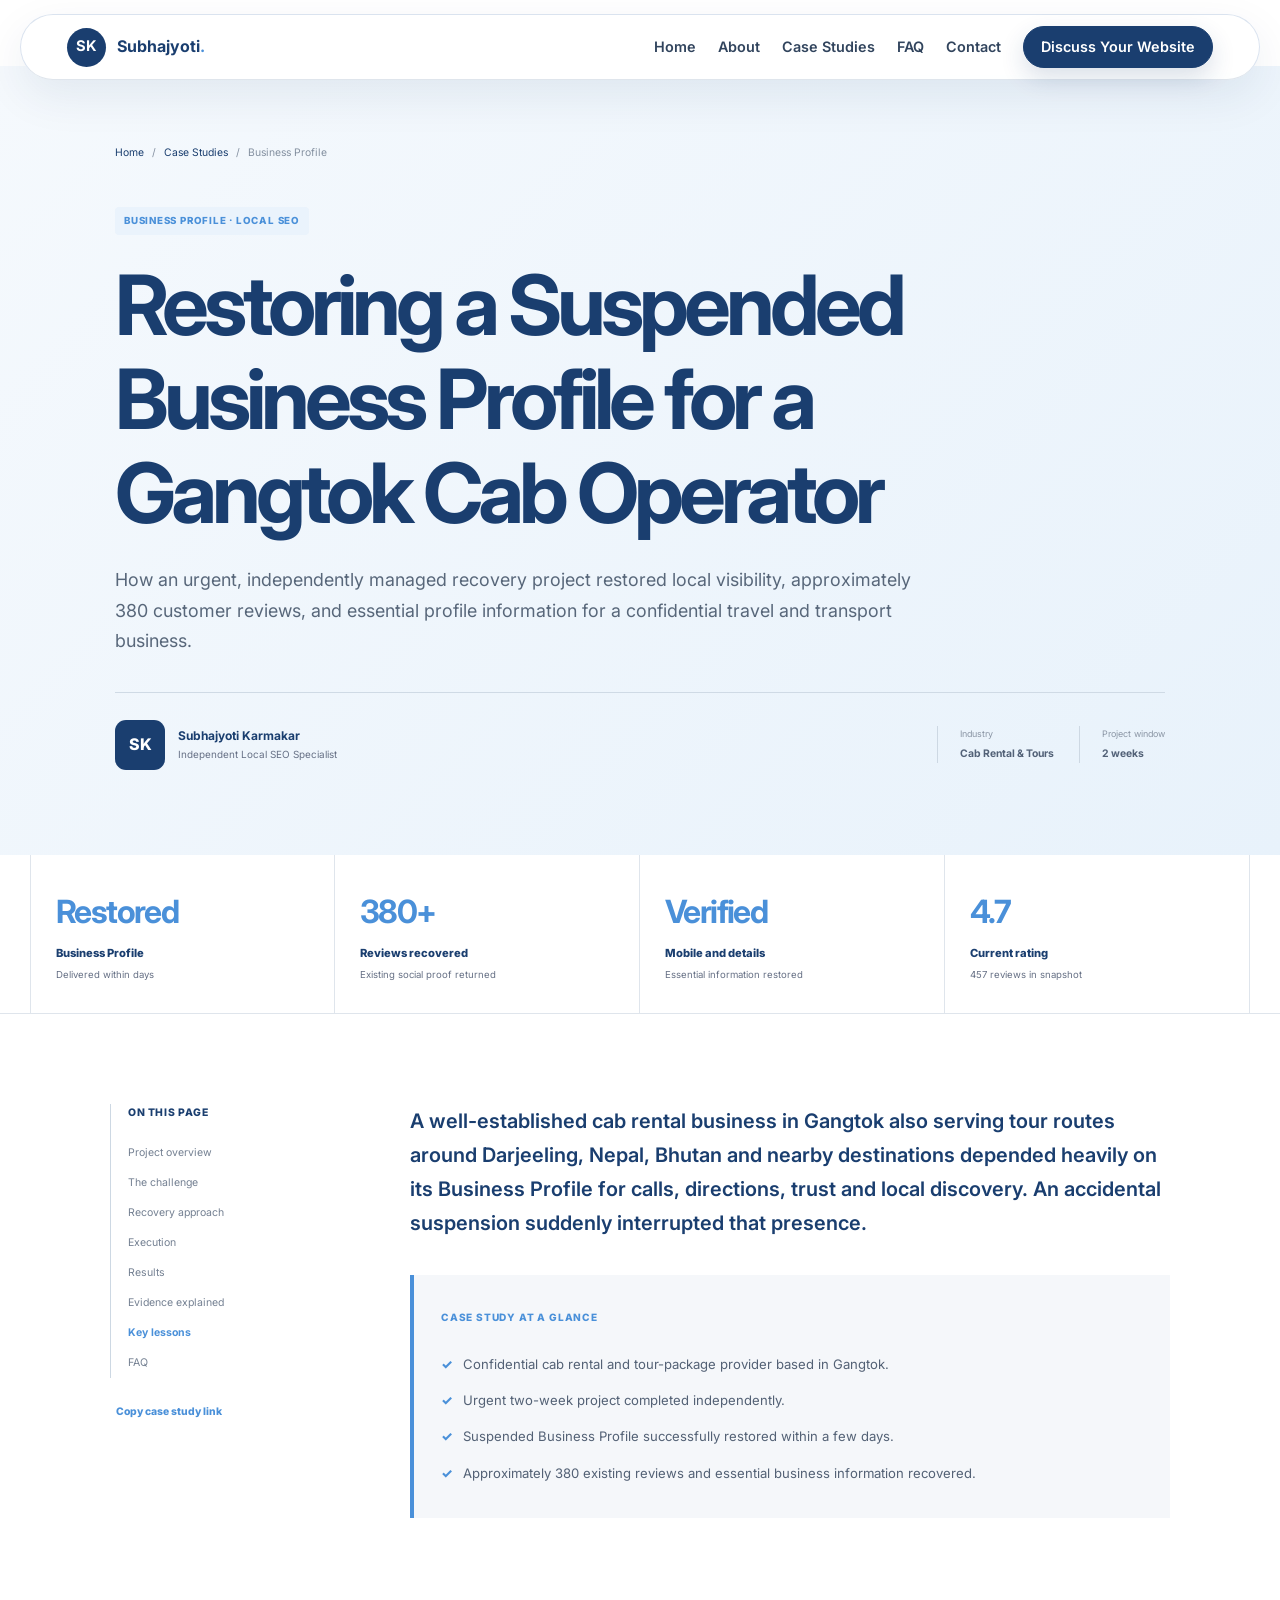
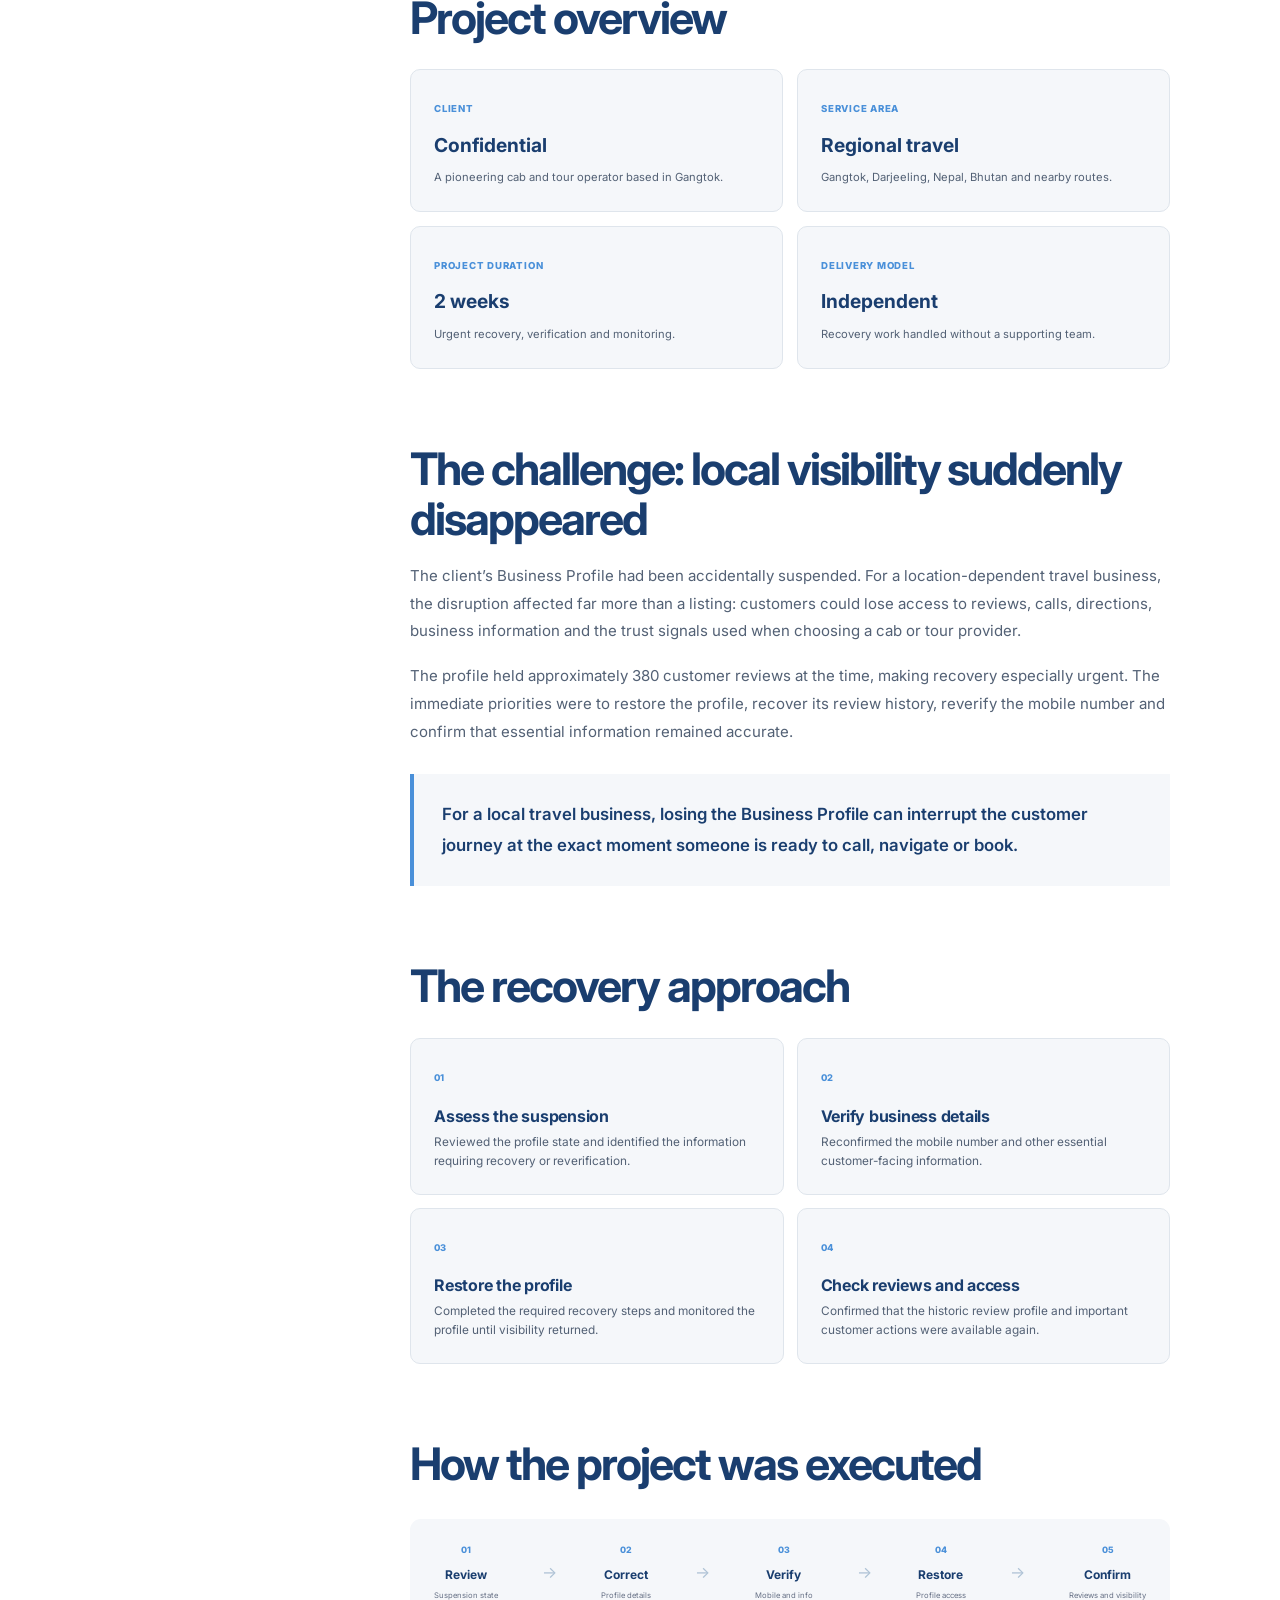
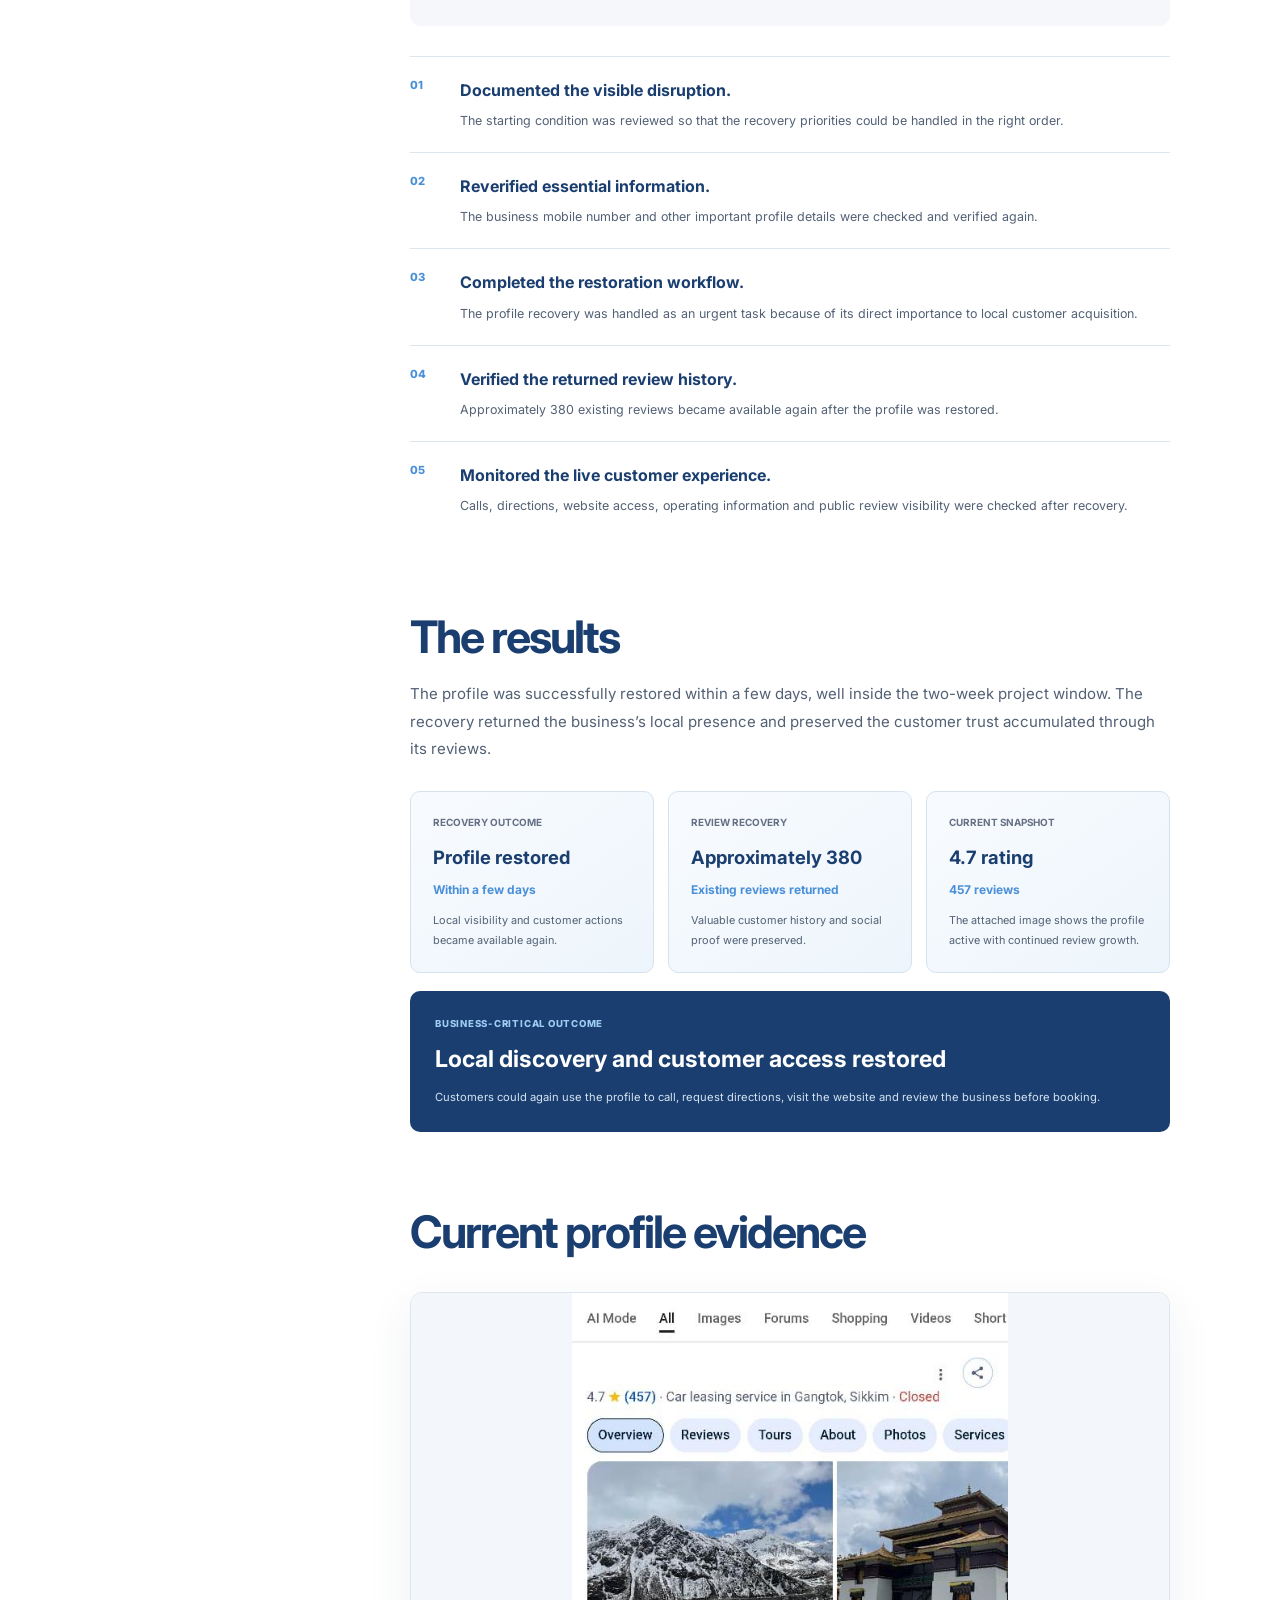
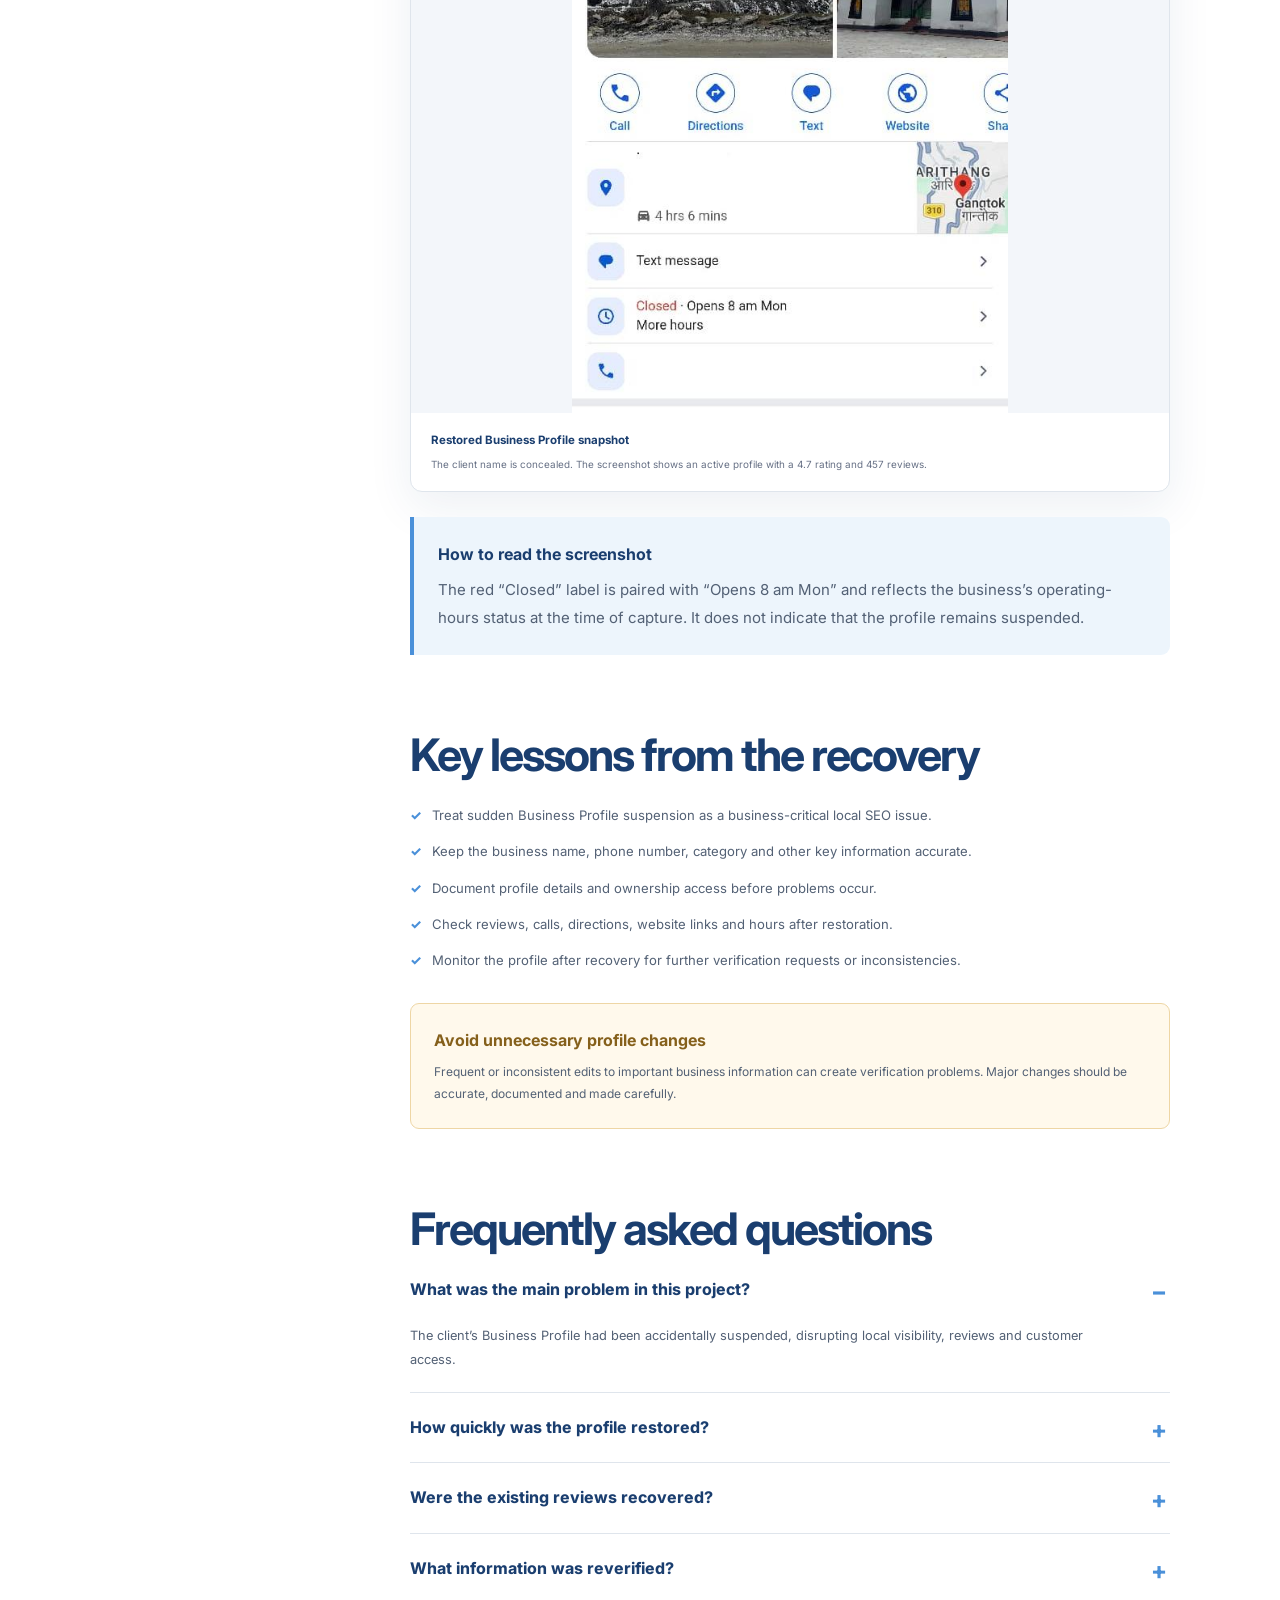
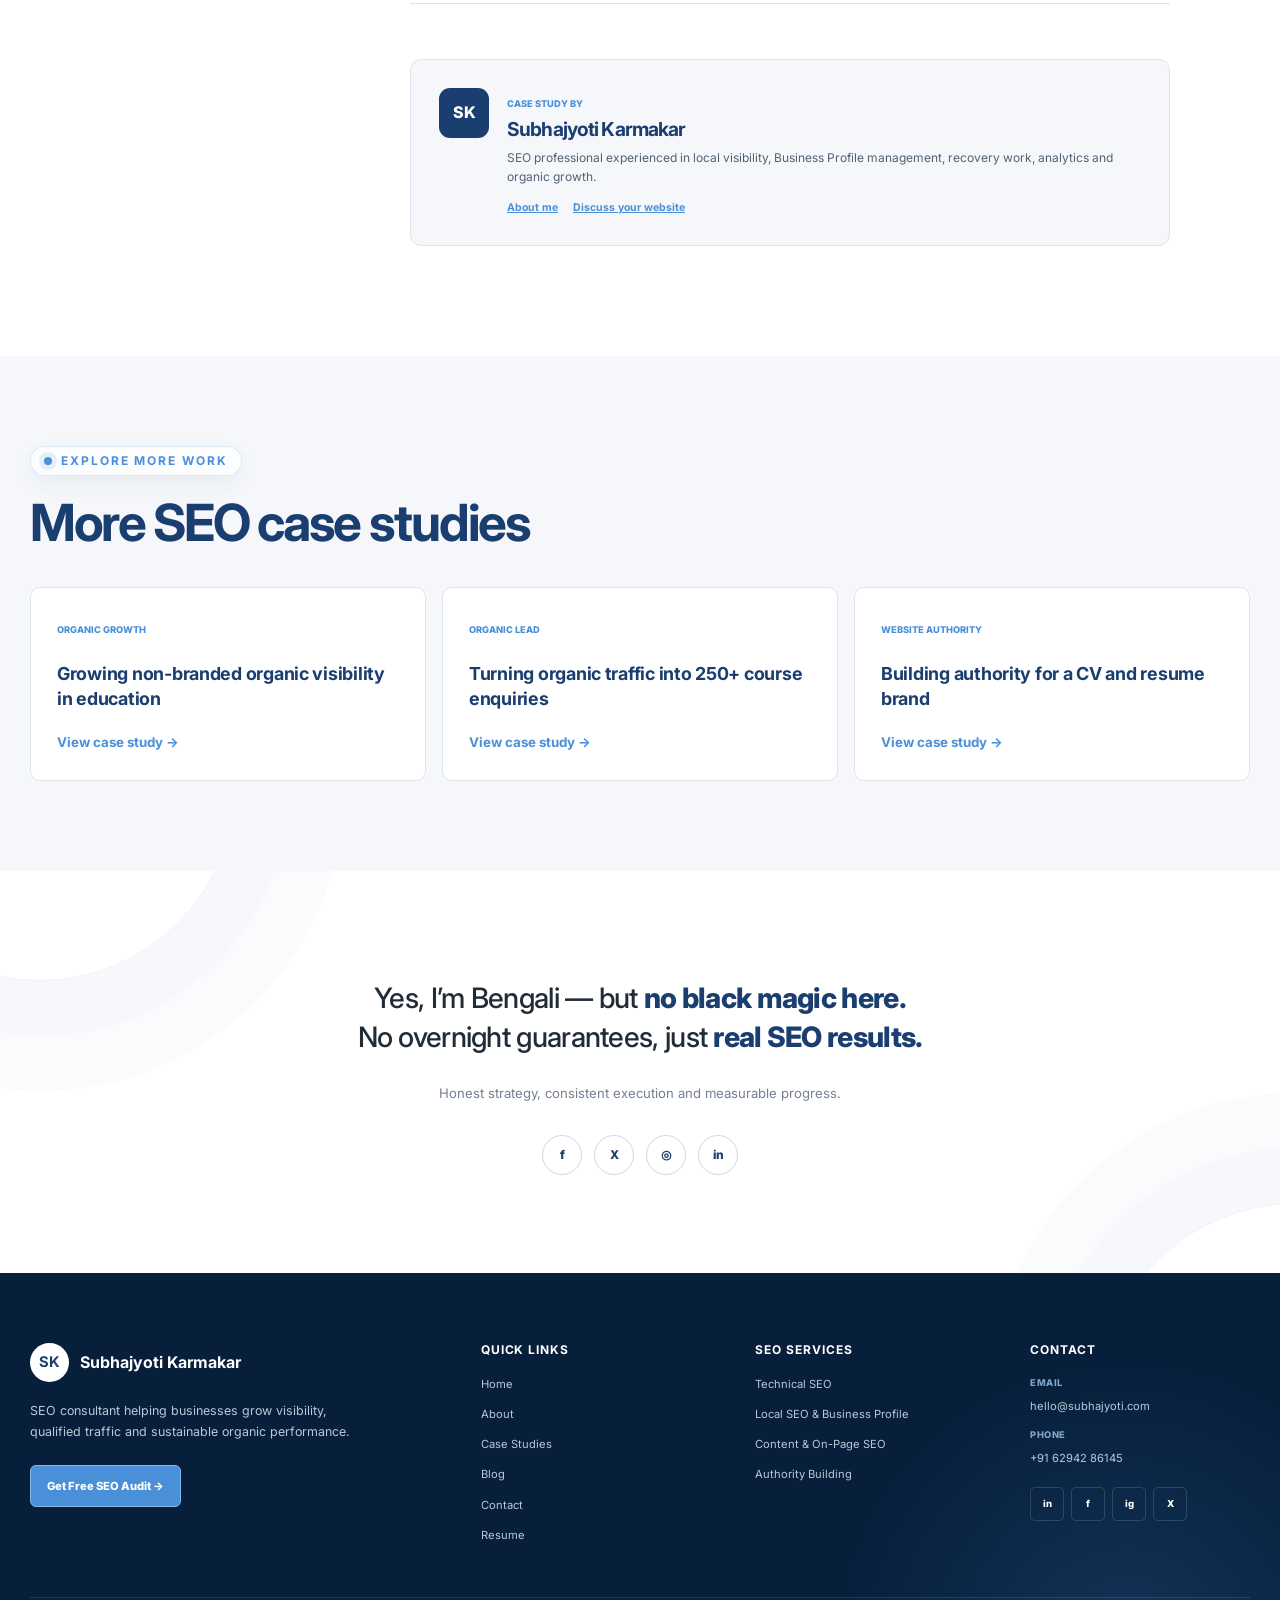
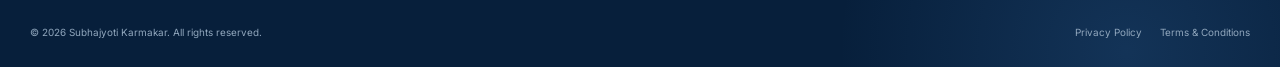
<file: pages/case-studies/gangtok-business-profile-restoration.html>
<!DOCTYPE html>
<html lang="en">
<head>
  <!-- Google Tag Manager -->
  <script>(function(w,d,s,l,i){w[l]=w[l]||[];w[l].push({'gtm.start':new Date().getTime(),event:'gtm.js'});var f=d.getElementsByTagName(s)[0],j=d.createElement(s),dl=l!='dataLayer'?'&l='+l:'';j.async=true;j.src='https://www.googletagmanager.com/gtm.js?id='+i+dl;f.parentNode.insertBefore(j,f);})(window,document,'script','dataLayer','GTM-P25HCW2P');</script>
  <!-- End Google Tag Manager -->
  <meta charset="UTF-8">
  <meta name="viewport" content="width=device-width, initial-scale=1.0">
  <meta name="description" content="See how Subhajyoti Karmakar restored a suspended Google Business Profile and approximately 380 reviews for a confidential Gangtok cab and tour operator.">
  <meta name="author" content="Subhajyoti Karmakar">
  <meta name="robots" content="index, follow, max-image-preview:large">
  <meta name="theme-color" content="#1A3E6F">

  <meta property="og:type" content="article">
  <meta property="og:title" content="Business Profile Recovery Case Study: 380+ Reviews Restored">
  <meta property="og:description" content="A rapid Google Business Profile recovery project for a confidential cab rental and tour business in Gangtok.">
  <meta property="og:url" content="https://subhajyoti.com/case-studies/gangtok-business-profile-restoration">
  <meta property="og:image" content="https://subhajyoti.com/assets/images/performance/restored-gangtok-cab-business-profile.jpeg">
  <meta property="article:author" content="Subhajyoti Karmakar">
  <meta property="article:section" content="Local SEO">
  <meta property="article:published_time" content="2026-06-21">

  <link rel="canonical" href="https://subhajyoti.com/case-studies/gangtok-business-profile-restoration">
  <title>Business Profile Recovery Case Study: 380+ Reviews Restored</title>

  <link rel="preconnect" href="https://fonts.googleapis.com">
  <link rel="preconnect" href="https://fonts.gstatic.com" crossorigin>
  <link href="https://fonts.googleapis.com/css2?family=Inter:wght@400;500;600;700;800&display=swap" rel="stylesheet">
  <link rel="stylesheet" href="../../assets/css/styles.css">
  <link rel="stylesheet" href="../../assets/css/article.css">
  <link rel="stylesheet" href="../../assets/css/case-study-detail.css">
  <link rel="stylesheet" href="../../assets/css/signoff.css">
  <script src="../../assets/js/case-study-detail.js" defer></script>

  <script type="application/ld+json">
    {
      "@context": "https://schema.org",
      "@type": "Article",
      "headline": "Restoring a Suspended Business Profile for a Gangtok Cab and Tour Operator",
      "description": "A two-week local SEO recovery case study covering profile restoration, review recovery and business information verification.",
      "image": "https://subhajyoti.com/assets/images/performance/restored-gangtok-cab-business-profile.jpeg",
      "datePublished": "2026-06-21",
      "dateModified": "2026-06-21",
      "mainEntityOfPage": "https://subhajyoti.com/case-studies/gangtok-business-profile-restoration",
      "author": {"@type":"Person","name":"Subhajyoti Karmakar","url":"https://subhajyoti.com/about"},
      "publisher": {"@type":"Person","name":"Subhajyoti Karmakar"},
      "articleSection": "Local SEO Case Study",
      "keywords": ["Google Business Profile recovery", "suspended business profile", "local SEO case study", "Gangtok cab rental", "review restoration"]
    }
  </script>
  <script type="application/ld+json">
    {
      "@context": "https://schema.org",
      "@type": "FAQPage",
      "mainEntity": [
        {"@type":"Question","name":"What was the main problem in this local SEO project?","acceptedAnswer":{"@type":"Answer","text":"The client's Google Business Profile had been accidentally suspended, disrupting its local visibility, reviews and customer access."}},
        {"@type":"Question","name":"How quickly was the profile restored?","acceptedAnswer":{"@type":"Answer","text":"The profile was successfully restored within a few days during a two-week project window."}},
        {"@type":"Question","name":"Were the existing customer reviews recovered?","acceptedAnswer":{"@type":"Answer","text":"Yes. Approximately 380 existing reviews were restored with the profile. The attached current snapshot displays 457 reviews."}},
        {"@type":"Question","name":"What business information was reverified?","acceptedAnswer":{"@type":"Answer","text":"The mobile number and other essential profile information were reverified as part of the recovery work."}}
      ]
    }
  </script>
  <script type="application/ld+json">
    {
      "@context":"https://schema.org",
      "@type":"BreadcrumbList",
      "itemListElement":[
        {"@type":"ListItem","position":1,"name":"Home","item":"https://subhajyoti.com/"},
        {"@type":"ListItem","position":2,"name":"Case Studies","item":"https://subhajyoti.com/case-studies"},
        {"@type":"ListItem","position":3,"name":"Business Profile Restoration","item":"https://subhajyoti.com/case-studies/gangtok-business-profile-restoration"}
      ]
    }
  </script>
</head>
<body class="article-page case-study-page">
  <noscript><iframe src="https://www.googletagmanager.com/ns.html?id=GTM-P25HCW2P" height="0" width="0" style="display:none;visibility:hidden"></iframe></noscript>
  <a class="skip-link" href="#case-study-content">Skip to case study</a>
  <div class="reading-progress" aria-hidden="true"><span id="reading-progress-bar"></span></div>

  <header class="site-header" id="top">
    <div class="container nav-wrap">
      <a class="brand" href="../../index.html" aria-label="Subhajyoti Karmakar, homepage"><span class="brand-mark" aria-hidden="true">SK</span><span>Subhajyoti<span class="brand-dot">.</span></span></a>
      <button class="menu-toggle" type="button" aria-expanded="false" aria-controls="primary-nav" aria-label="Open navigation menu"><span></span><span></span><span></span></button>
      <nav class="primary-nav" id="primary-nav" aria-label="Case study navigation">
        <a href="../../index.html">Home</a><a href="../about.html">About</a><a href="../case-studies.html">Case Studies</a><a href="#case-faq">FAQ</a><a href="../contact.html">Contact</a><a class="button button-small" href="../contact.html">Discuss Your Website</a>
      </nav>
    </div>
  </header>

  <main>
    <article>
      <header class="article-hero case-study-hero">
        <div class="container article-hero-inner">
          <nav class="breadcrumbs" aria-label="Breadcrumb"><a href="../../index.html">Home</a><span>/</span><a href="../case-studies.html">Case Studies</a><span>/</span><span>Business Profile</span></nav>
          <div class="article-category">Business Profile &middot; Local SEO</div>
          <h1>Restoring a Suspended Business Profile for a Gangtok Cab Operator</h1>
          <p class="article-deck">How an urgent, independently managed recovery project restored local visibility, approximately 380 customer reviews, and essential profile information for a confidential travel and transport business.</p>
          <div class="article-byline case-byline">
            <div class="author-monogram" aria-hidden="true">SK</div>
            <div><strong>Subhajyoti Karmakar</strong><span>Independent Local SEO Specialist</span></div>
            <dl><div><dt>Industry</dt><dd>Cab Rental &amp; Tours</dd></div><div><dt>Project window</dt><dd>2 weeks</dd></div></dl>
          </div>
        </div>
      </header>

      <section class="case-result-strip" aria-label="Headline results">
        <div class="container case-result-grid">
          <div><strong>Restored</strong><span>Business Profile</span><small>Delivered within days</small></div>
          <div><strong>380+</strong><span>Reviews recovered</span><small>Existing social proof returned</small></div>
          <div><strong>Verified</strong><span>Mobile and details</span><small>Essential information restored</small></div>
          <div><strong>4.7</strong><span>Current rating</span><small>457 reviews in snapshot</small></div>
        </div>
      </section>

      <div class="container article-layout">
        <aside class="article-sidebar">
          <nav class="toc" aria-label="Table of contents">
            <span>On this page</span>
            <a href="#overview">Project overview</a>
            <a href="#challenge">The challenge</a>
            <a href="#recovery">Recovery approach</a>
            <a href="#execution">Execution</a>
            <a href="#results">Results</a>
            <a href="#evidence">Evidence explained</a>
            <a href="#lessons">Key lessons</a>
            <a href="#case-faq">FAQ</a>
          </nav>
          <button class="copy-link" id="copy-case-link" type="button">Copy case study link</button>
        </aside>

        <div class="article-body" id="case-study-content">
          <p class="article-lead">A well-established cab rental business in Gangtok also serving tour routes around Darjeeling, Nepal, Bhutan and nearby destinations depended heavily on its Business Profile for calls, directions, trust and local discovery. An accidental suspension suddenly interrupted that presence.</p>

          <div class="key-takeaways">
            <span>Case study at a glance</span>
            <ul><li>Confidential cab rental and tour-package provider based in Gangtok.</li><li>Urgent two-week project completed independently.</li><li>Suspended Business Profile successfully restored within a few days.</li><li>Approximately 380 existing reviews and essential business information recovered.</li></ul>
          </div>

          <section id="overview">
            <h2>Project overview</h2>
            <div class="project-facts">
              <article><span>Client</span><strong>Confidential</strong><p>A pioneering cab and tour operator based in Gangtok.</p></article>
              <article><span>Service area</span><strong>Regional travel</strong><p>Gangtok, Darjeeling, Nepal, Bhutan and nearby routes.</p></article>
              <article><span>Project duration</span><strong>2 weeks</strong><p>Urgent recovery, verification and monitoring.</p></article>
              <article><span>Delivery model</span><strong>Independent</strong><p>Recovery work handled without a supporting team.</p></article>
            </div>
          </section>

          <section id="challenge">
            <h2>The challenge: local visibility suddenly disappeared</h2>
            <p>The client&rsquo;s Business Profile had been accidentally suspended. For a location-dependent travel business, the disruption affected far more than a listing: customers could lose access to reviews, calls, directions, business information and the trust signals used when choosing a cab or tour provider.</p>
            <p>The profile held approximately 380 customer reviews at the time, making recovery especially urgent. The immediate priorities were to restore the profile, recover its review history, reverify the mobile number and confirm that essential information remained accurate.</p>
            <blockquote><p>For a local travel business, losing the Business Profile can interrupt the customer journey at the exact moment someone is ready to call, navigate or book.</p></blockquote>
          </section>

          <section id="recovery">
            <h2>The recovery approach</h2>
            <div class="question-grid strategy-grid">
              <article><span>01</span><h3>Assess the suspension</h3><p>Reviewed the profile state and identified the information requiring recovery or reverification.</p></article>
              <article><span>02</span><h3>Verify business details</h3><p>Reconfirmed the mobile number and other essential customer-facing information.</p></article>
              <article><span>03</span><h3>Restore the profile</h3><p>Completed the required recovery steps and monitored the profile until visibility returned.</p></article>
              <article><span>04</span><h3>Check reviews and access</h3><p>Confirmed that the historic review profile and important customer actions were available again.</p></article>
            </div>
          </section>

          <section id="execution">
            <h2>How the project was executed</h2>
            <div class="workflow-graphic" aria-label="Business Profile recovery workflow">
              <div><span>01</span><strong>Review</strong><small>Suspension state</small></div><i>&rarr;</i>
              <div><span>02</span><strong>Correct</strong><small>Profile details</small></div><i>&rarr;</i>
              <div><span>03</span><strong>Verify</strong><small>Mobile and info</small></div><i>&rarr;</i>
              <div><span>04</span><strong>Restore</strong><small>Profile access</small></div><i>&rarr;</i>
              <div><span>05</span><strong>Confirm</strong><small>Reviews and visibility</small></div>
            </div>
            <ol class="numbered-process">
              <li><strong>Documented the visible disruption.</strong><p>The starting condition was reviewed so that the recovery priorities could be handled in the right order.</p></li>
              <li><strong>Reverified essential information.</strong><p>The business mobile number and other important profile details were checked and verified again.</p></li>
              <li><strong>Completed the restoration workflow.</strong><p>The profile recovery was handled as an urgent task because of its direct importance to local customer acquisition.</p></li>
              <li><strong>Verified the returned review history.</strong><p>Approximately 380 existing reviews became available again after the profile was restored.</p></li>
              <li><strong>Monitored the live customer experience.</strong><p>Calls, directions, website access, operating information and public review visibility were checked after recovery.</p></li>
            </ol>
          </section>

          <section id="results">
            <h2>The results</h2>
            <p>The profile was successfully restored within a few days, well inside the two-week project window. The recovery returned the business&rsquo;s local presence and preserved the customer trust accumulated through its reviews.</p>
            <div class="result-cards">
              <article><span>Recovery outcome</span><strong>Profile restored</strong><b>Within a few days</b><p>Local visibility and customer actions became available again.</p></article>
              <article><span>Review recovery</span><strong>Approximately 380</strong><b>Existing reviews returned</b><p>Valuable customer history and social proof were preserved.</p></article>
              <article><span>Current snapshot</span><strong>4.7 rating</strong><b>457 reviews</b><p>The attached image shows the profile active with continued review growth.</p></article>
            </div>

            <div class="lead-result-card"><span>Business-critical outcome</span><strong>Local discovery and customer access restored</strong><p>Customers could again use the profile to call, request directions, visit the website and review the business before booking.</p></div>
          </section>

          <section id="evidence">
            <h2>Current profile evidence</h2>
            <figure class="case-proof case-proof-portrait">
              <a href="../../assets/images/performance/restored-gangtok-cab-business-profile.jpeg" target="_blank" rel="noopener" aria-label="Open the full restored Business Profile screenshot">
                <img src="../../assets/images/performance/restored-gangtok-cab-business-profile.jpeg" width="540" height="890" alt="Restored Google Business Profile for a confidential Gangtok cab service showing a 4.7 rating, 457 reviews, call, directions, text and website actions" loading="lazy" decoding="async">
              </a>
              <figcaption><strong>Restored Business Profile snapshot</strong><span>The client name is concealed. The screenshot shows an active profile with a 4.7 rating and 457 reviews.</span></figcaption>
            </figure>
            <div class="insight-callout"><strong>How to read the screenshot</strong><p>The red &ldquo;Closed&rdquo; label is paired with &ldquo;Opens 8 am Mon&rdquo; and reflects the business&rsquo;s operating-hours status at the time of capture. It does not indicate that the profile remains suspended.</p></div>
          </section>

          <section id="lessons">
            <h2>Key lessons from the recovery</h2>
            <ul class="checklist"><li>Treat sudden Business Profile suspension as a business-critical local SEO issue.</li><li>Keep the business name, phone number, category and other key information accurate.</li><li>Document profile details and ownership access before problems occur.</li><li>Check reviews, calls, directions, website links and hours after restoration.</li><li>Monitor the profile after recovery for further verification requests or inconsistencies.</li></ul>
            <div class="warning-callout"><strong>Avoid unnecessary profile changes</strong><p>Frequent or inconsistent edits to important business information can create verification problems. Major changes should be accurate, documented and made carefully.</p></div>
          </section>

          <section class="article-faq" id="case-faq" aria-labelledby="faq-title">
            <h2 id="faq-title">Frequently asked questions</h2>
            <details open><summary>What was the main problem in this project?</summary><p>The client&rsquo;s Business Profile had been accidentally suspended, disrupting local visibility, reviews and customer access.</p></details>
            <details><summary>How quickly was the profile restored?</summary><p>The profile was successfully restored within a few days during a two-week project window.</p></details>
            <details><summary>Were the existing reviews recovered?</summary><p>Yes. Approximately 380 existing reviews were restored. The attached current snapshot displays 457 reviews.</p></details>
            <details><summary>What information was reverified?</summary><p>The business mobile number and other essential profile information were reverified during the recovery.</p></details>
          </section>

          <section class="author-box" aria-label="About the project lead">
            <div class="author-monogram" aria-hidden="true">SK</div><div><span>Case study by</span><h2>Subhajyoti Karmakar</h2><p>SEO professional experienced in local visibility, Business Profile management, recovery work, analytics and organic growth.</p><div><a href="../about.html">About me</a><a href="../contact.html">Discuss your website</a></div></div>
          </section>
        </div>
      </div>
    </article>

    <section class="related-section" aria-labelledby="related-title">
      <div class="container"><div class="related-heading"><p class="eyebrow">Explore more work</p><h2 id="related-title">More SEO case studies</h2></div><div class="related-grid">
        <a href="education-organic-growth.html"><span>Organic Growth</span><h3>Growing non-branded organic visibility in education</h3><small>View case study &rarr;</small></a>
        <a href="course-website-organic-leads.html"><span>Organic Lead</span><h3>Turning organic traffic into 250+ course enquiries</h3><small>View case study &rarr;</small></a>
        <a href="resume-brand-website-authority.html"><span>Website Authority</span><h3>Building authority for a CV and resume brand</h3><small>View case study &rarr;</small></a>
      </div></div>
    </section>

    <section class="shared-signoff" aria-labelledby="case-signoff-title"><div class="container shared-signoff-inner"><h2 id="case-signoff-title">Yes, I&rsquo;m Bengali &mdash; but <strong>no black magic here.</strong><br>No overnight guarantees, just <strong>real SEO results.</strong></h2><p>Honest strategy, consistent execution and measurable progress.</p><div class="shared-signoff-socials" aria-label="Social profiles"><a href="https://www.facebook.com/subhajyotik0" target="_blank" rel="noopener noreferrer" aria-label="Facebook">f</a><a href="https://x.com/i_am_subhajyoti" target="_blank" rel="noopener noreferrer" aria-label="X">X</a><a href="https://www.instagram.com/iamsubhajyoti/" target="_blank" rel="noopener noreferrer" aria-label="Instagram">&#9678;</a><a href="https://www.linkedin.com/in/subhajyoti-karmakar/" target="_blank" rel="noopener noreferrer" aria-label="LinkedIn">in</a></div></div></section>
  </main>

  <footer class="site-footer"><div class="container footer-main"><div class="footer-intro"><a class="brand footer-brand" href="../../index.html"><span class="brand-mark" aria-hidden="true">SK</span><span>Subhajyoti Karmakar</span></a><p>SEO consultant helping businesses grow visibility, qualified traffic and sustainable organic performance.</p><a class="footer-audit" href="../contact.html#contact-form-section">Get Free SEO Audit &rarr;</a></div><div class="footer-column"><h2>Quick Links</h2><nav aria-label="Footer navigation"><a href="../../index.html">Home</a><a href="../about.html">About</a><a href="../case-studies.html">Case Studies</a><a href="../blog.html">Blog</a><a href="../contact.html">Contact</a><a href="../../assets/documents/subhajyoti-karmakar-resume.pdf" target="_blank">Resume</a></nav></div><div class="footer-column"><h2>SEO Services</h2><nav aria-label="Footer services"><a href="../../index.html#services">Technical SEO</a><a href="../../index.html#services">Local SEO &amp; Business Profile</a><a href="../../index.html#services">Content &amp; On-Page SEO</a><a href="../../index.html#services">Authority Building</a></nav></div><div class="footer-column"><h2>Contact</h2><address class="footer-contact-list"><span>Email</span><a href="mailto:hello@subhajyoti.com">hello@subhajyoti.com</a><span>Phone</span><a href="tel:+916294286145">+91 62942 86145</a></address><div class="footer-socials" aria-label="Social profiles"><a href="https://www.linkedin.com/in/subhajyoti-karmakar/" target="_blank" rel="noopener noreferrer" aria-label="LinkedIn">in</a><a href="https://www.facebook.com/subhajyotik0" target="_blank" rel="noopener noreferrer" aria-label="Facebook">f</a><a href="https://www.instagram.com/iamsubhajyoti/" target="_blank" rel="noopener noreferrer" aria-label="Instagram">ig</a><a href="https://x.com/i_am_subhajyoti" target="_blank" rel="noopener noreferrer" aria-label="X">X</a></div></div></div><div class="container footer-bottom"><p>&copy; <span id="current-year">2026</span> Subhajyoti Karmakar. All rights reserved.</p><div class="footer-legal"><a href="../privacy-policy.html">Privacy Policy</a><a href="../terms-and-conditions.html">Terms &amp; Conditions</a></div></div></footer>
</body>
</html>
</file>
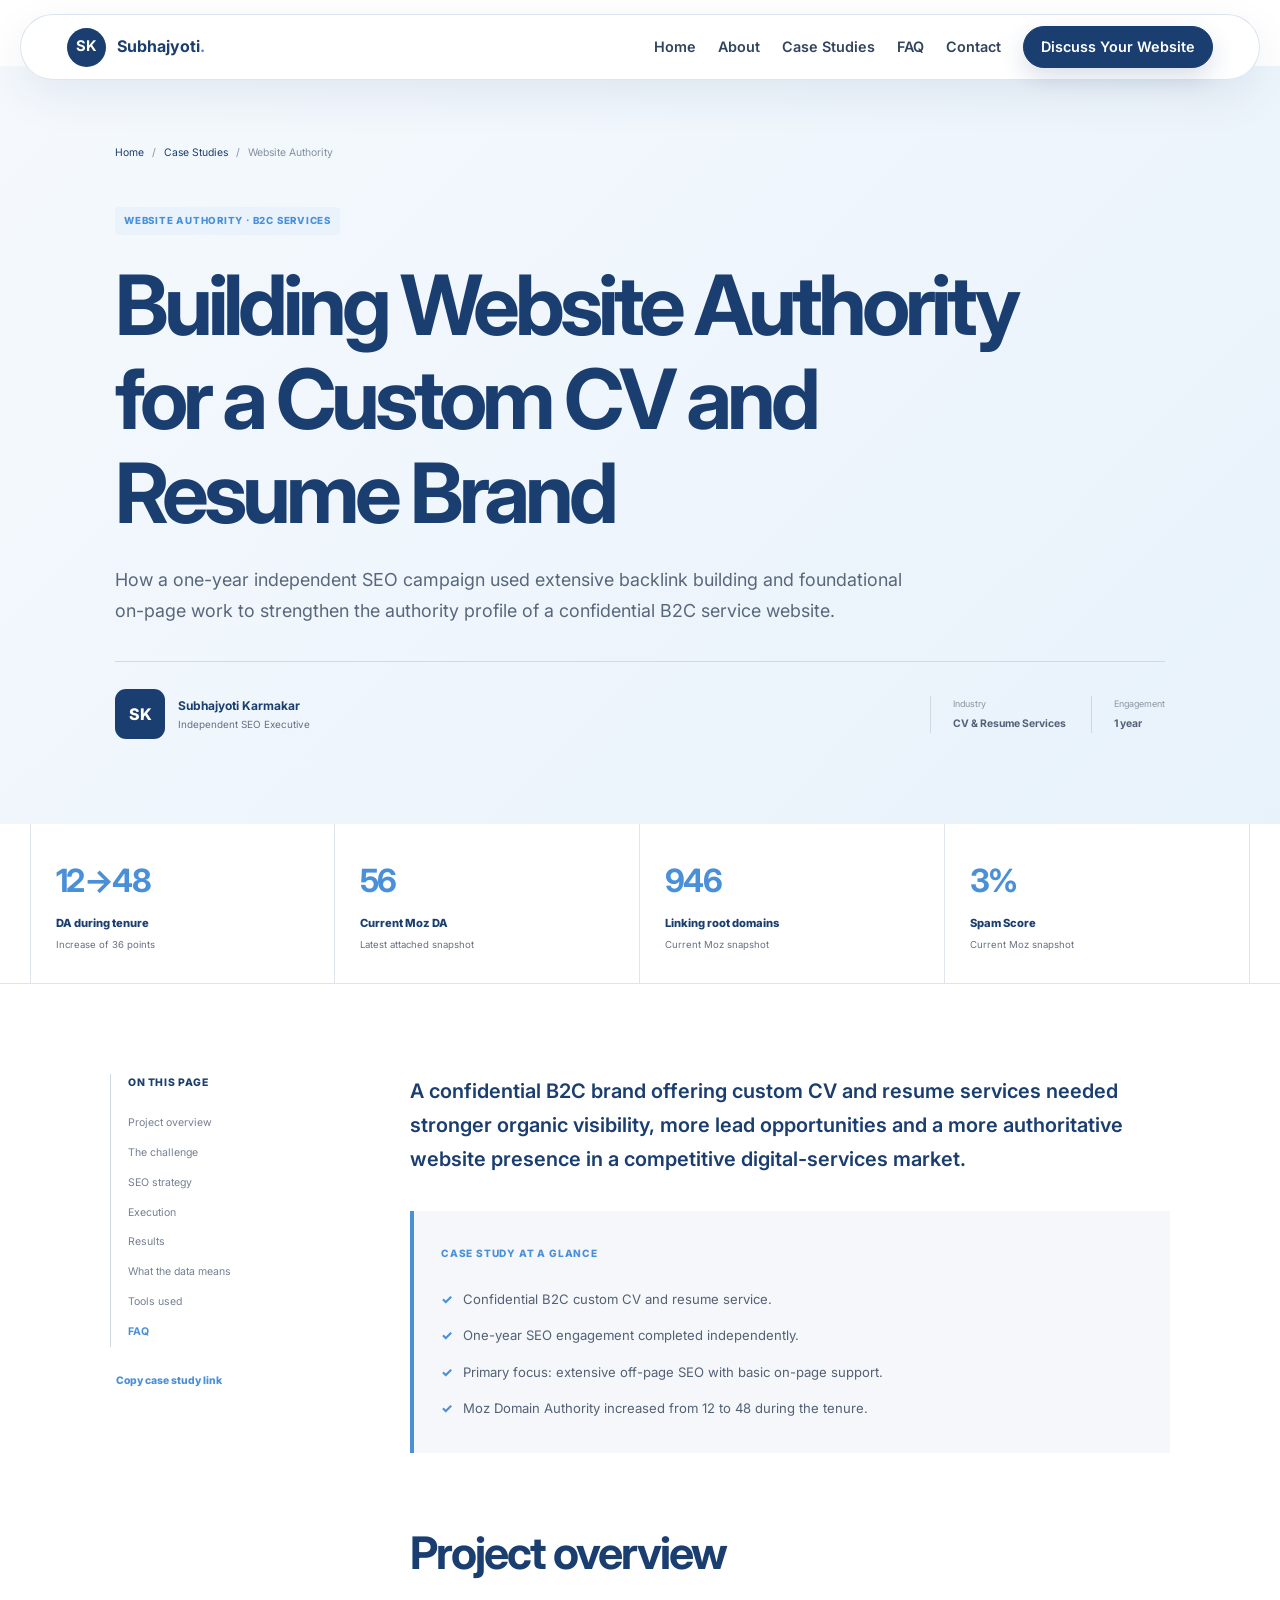
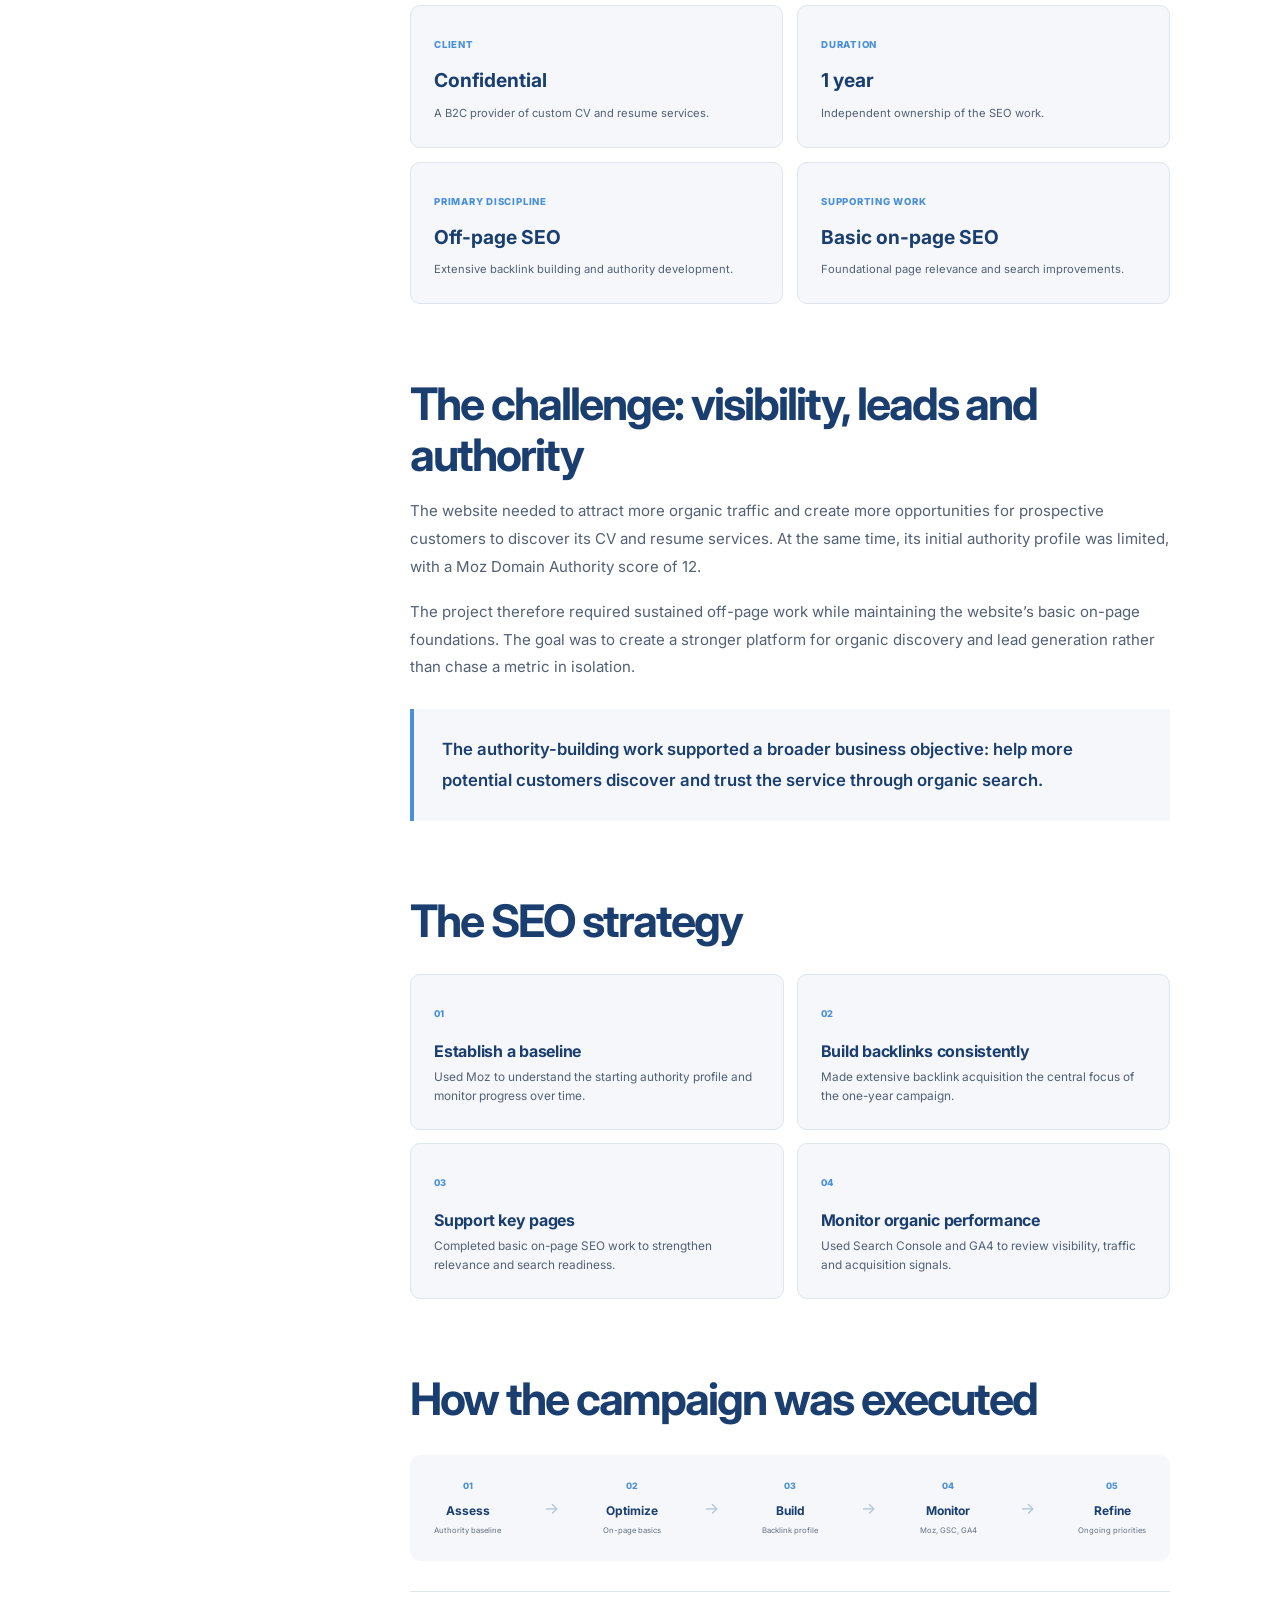
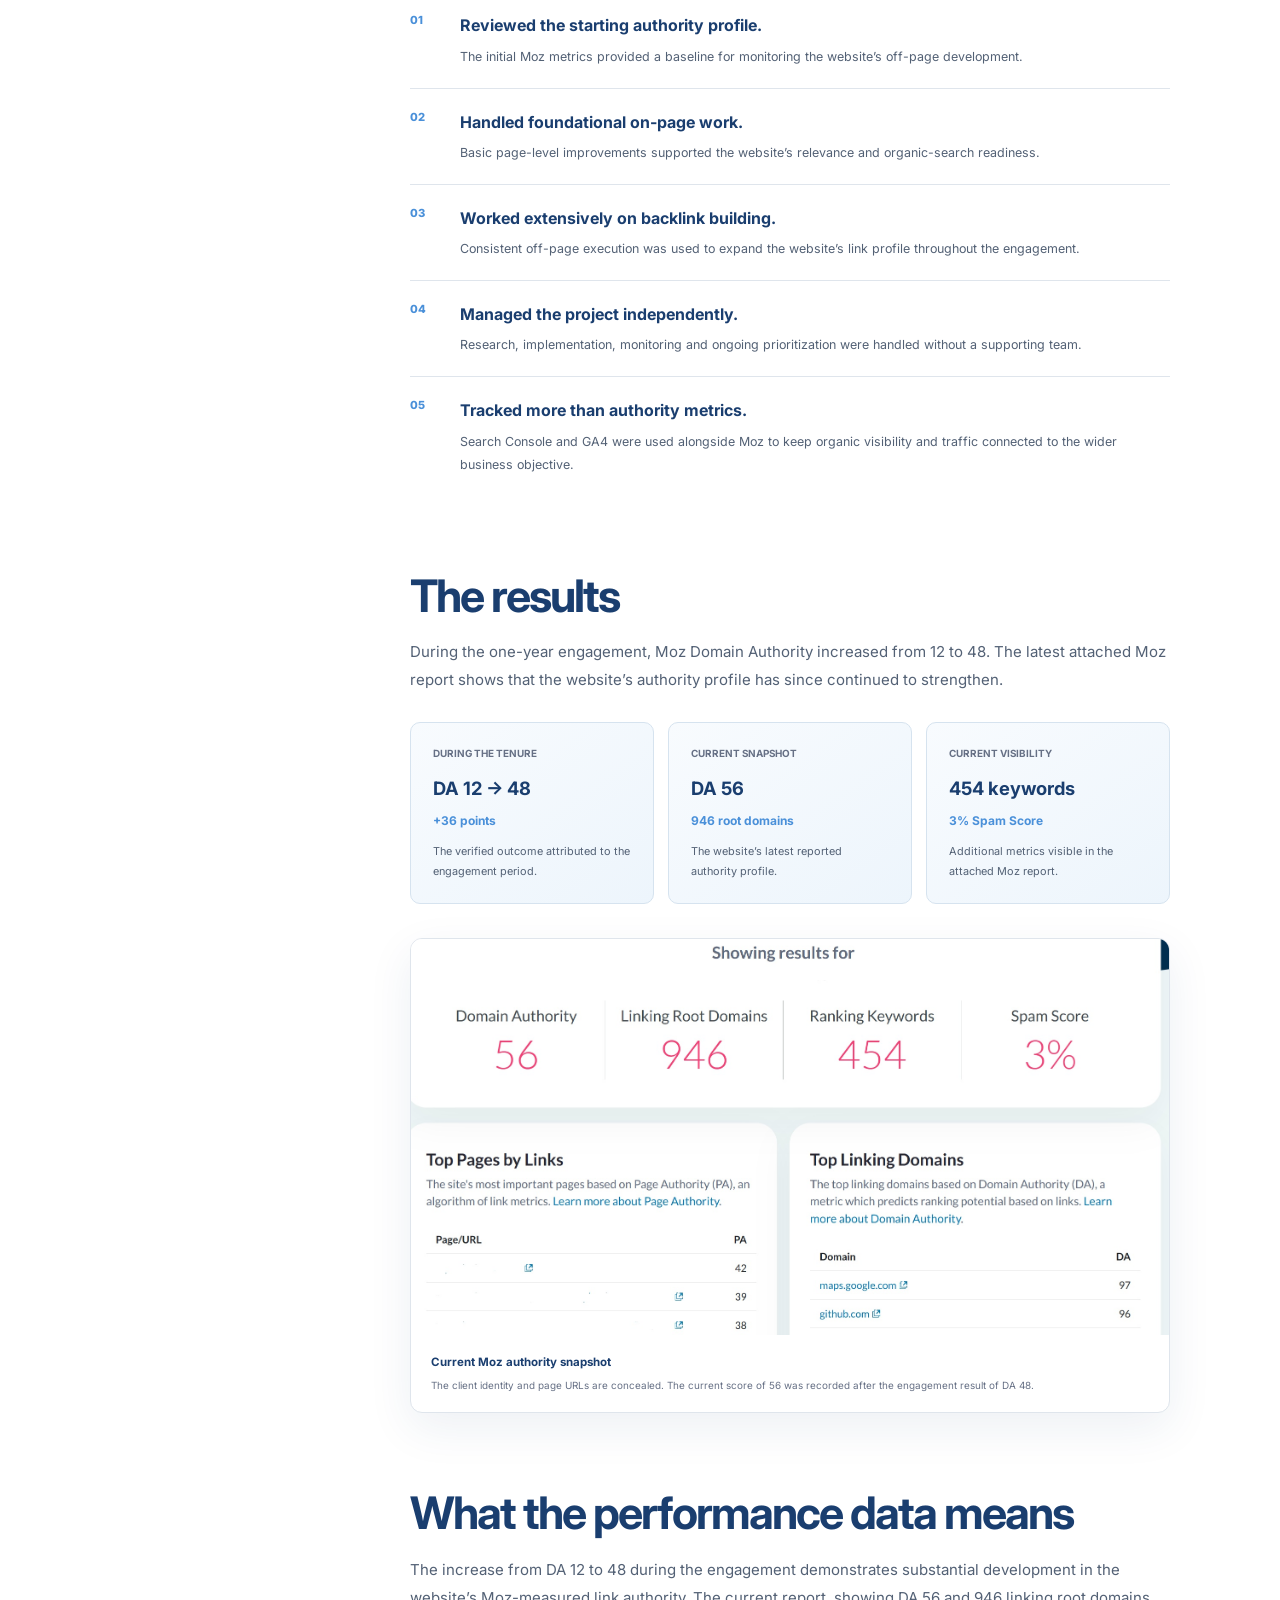
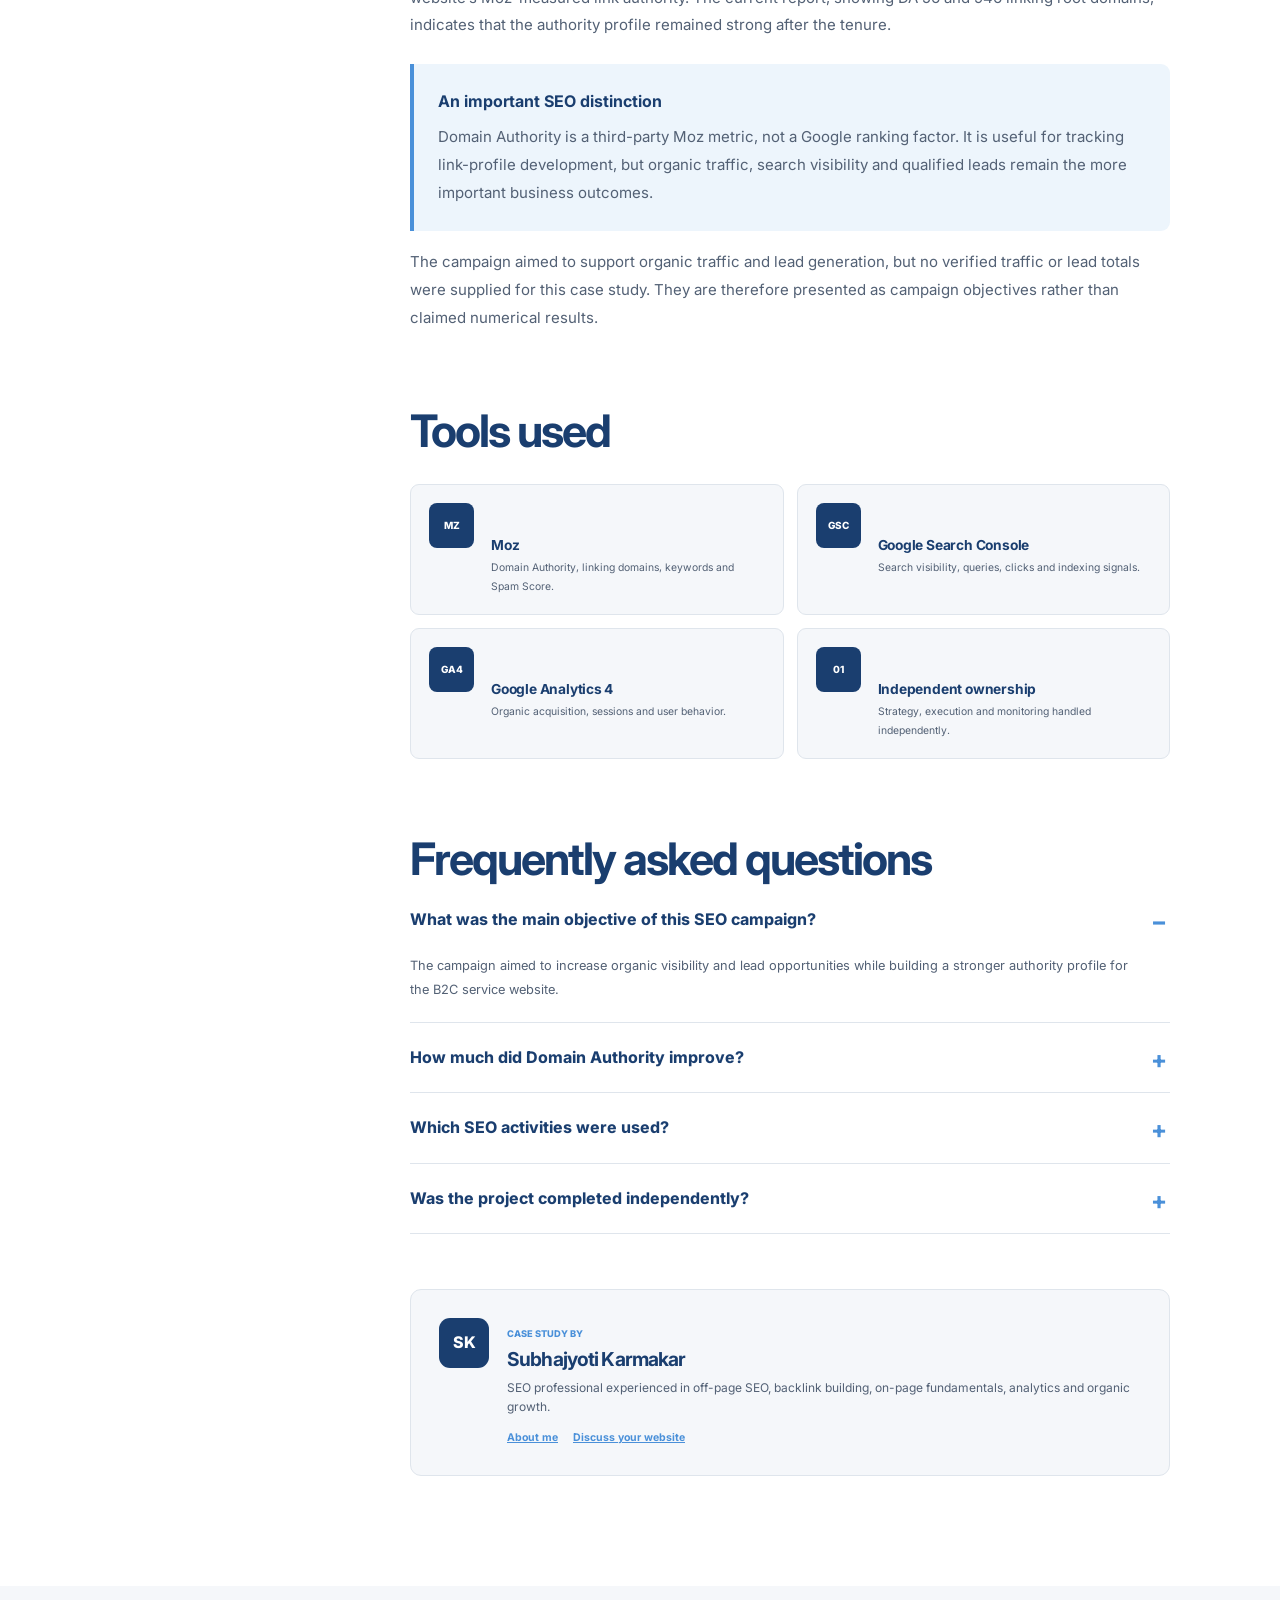
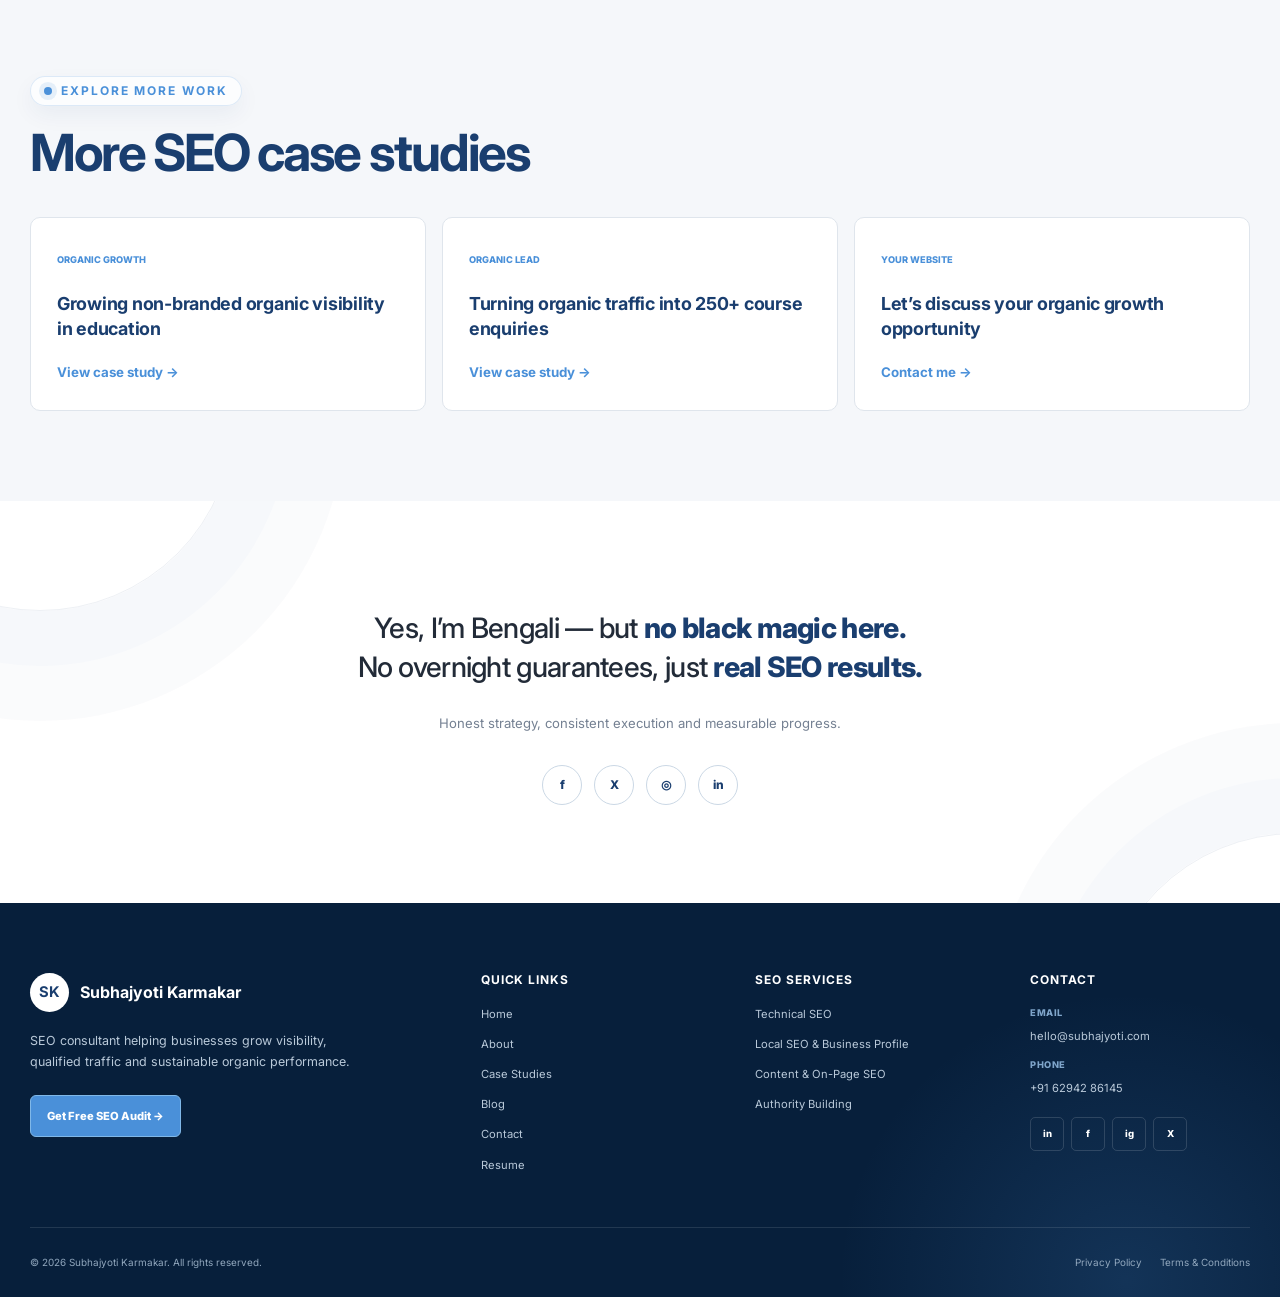
<file: pages/case-studies/resume-brand-website-authority.html>
<!DOCTYPE html>
<html lang="en">
<head>
  <!-- Google Tag Manager -->
  <script>(function(w,d,s,l,i){w[l]=w[l]||[];w[l].push({'gtm.start':new Date().getTime(),event:'gtm.js'});var f=d.getElementsByTagName(s)[0],j=d.createElement(s),dl=l!='dataLayer'?'&l='+l:'';j.async=true;j.src='https://www.googletagmanager.com/gtm.js?id='+i+dl;f.parentNode.insertBefore(j,f);})(window,document,'script','dataLayer','GTM-P25HCW2P');</script>
  <!-- End Google Tag Manager -->
  <meta charset="UTF-8">
  <meta name="viewport" content="width=device-width, initial-scale=1.0">
  <meta name="description" content="See how Subhajyoti Karmakar increased Domain Authority from 12 to 48 during a one-year SEO engagement for a confidential B2C CV and resume service brand.">
  <meta name="author" content="Subhajyoti Karmakar">
  <meta name="robots" content="index, follow, max-image-preview:large">
  <meta name="theme-color" content="#1A3E6F">

  <meta property="og:type" content="article">
  <meta property="og:title" content="Website Authority Case Study: Domain Authority 12 to 48">
  <meta property="og:description" content="A one-year off-page and on-page SEO campaign for a confidential B2C CV and resume service brand.">
  <meta property="og:url" content="https://subhajyoti.com/case-studies/resume-brand-website-authority">
  <meta property="og:image" content="https://subhajyoti.com/assets/images/performance/moz-resume-brand-authority-report.jpg">
  <meta property="article:author" content="Subhajyoti Karmakar">
  <meta property="article:section" content="Website Authority">
  <meta property="article:published_time" content="2026-06-21">

  <link rel="canonical" href="https://subhajyoti.com/case-studies/resume-brand-website-authority">
  <title>Website Authority Case Study: DA 12 to 48</title>

  <link rel="preconnect" href="https://fonts.googleapis.com">
  <link rel="preconnect" href="https://fonts.gstatic.com" crossorigin>
  <link href="https://fonts.googleapis.com/css2?family=Inter:wght@400;500;600;700;800&display=swap" rel="stylesheet">
  <link rel="stylesheet" href="../../assets/css/styles.css">
  <link rel="stylesheet" href="../../assets/css/article.css">
  <link rel="stylesheet" href="../../assets/css/case-study-detail.css">
  <link rel="stylesheet" href="../../assets/css/signoff.css">
  <script src="../../assets/js/case-study-detail.js" defer></script>

  <script type="application/ld+json">
    {
      "@context": "https://schema.org",
      "@type": "Article",
      "headline": "Building Website Authority for a Custom CV and Resume Brand",
      "description": "A one-year SEO case study focused on extensive backlink building, basic on-page SEO, organic visibility and lead-generation support.",
      "image": "https://subhajyoti.com/assets/images/performance/moz-resume-brand-authority-report.jpg",
      "datePublished": "2026-06-21",
      "dateModified": "2026-06-21",
      "mainEntityOfPage": "https://subhajyoti.com/case-studies/resume-brand-website-authority",
      "author": {"@type":"Person","name":"Subhajyoti Karmakar","url":"https://subhajyoti.com/about"},
      "publisher": {"@type":"Person","name":"Subhajyoti Karmakar"},
      "articleSection": "Website Authority Case Study",
      "keywords": ["website authority case study", "off-page SEO", "backlink building", "resume website SEO", "Domain Authority"]
    }
  </script>
  <script type="application/ld+json">
    {
      "@context": "https://schema.org",
      "@type": "FAQPage",
      "mainEntity": [
        {"@type":"Question","name":"What was the main objective of this SEO campaign?","acceptedAnswer":{"@type":"Answer","text":"The campaign aimed to increase organic visibility and leads while building a stronger website authority profile for a B2C CV and resume service."}},
        {"@type":"Question","name":"How much did Domain Authority improve during the engagement?","acceptedAnswer":{"@type":"Answer","text":"Moz Domain Authority increased from 12 to 48 during the one-year engagement. A later snapshot shows a current score of 56."}},
        {"@type":"Question","name":"Which SEO activities were used?","acceptedAnswer":{"@type":"Answer","text":"The work focused on extensive backlink building alongside basic on-page SEO and ongoing performance monitoring."}},
        {"@type":"Question","name":"Which tools supported the project?","acceptedAnswer":{"@type":"Answer","text":"Moz, Google Search Console and Google Analytics 4 were used to monitor authority, search visibility and organic acquisition."}}
      ]
    }
  </script>
  <script type="application/ld+json">
    {
      "@context":"https://schema.org",
      "@type":"BreadcrumbList",
      "itemListElement":[
        {"@type":"ListItem","position":1,"name":"Home","item":"https://subhajyoti.com/"},
        {"@type":"ListItem","position":2,"name":"Case Studies","item":"https://subhajyoti.com/case-studies"},
        {"@type":"ListItem","position":3,"name":"Resume Brand Website Authority","item":"https://subhajyoti.com/case-studies/resume-brand-website-authority"}
      ]
    }
  </script>
</head>
<body class="article-page case-study-page">
  <noscript><iframe src="https://www.googletagmanager.com/ns.html?id=GTM-P25HCW2P" height="0" width="0" style="display:none;visibility:hidden"></iframe></noscript>
  <a class="skip-link" href="#case-study-content">Skip to case study</a>
  <div class="reading-progress" aria-hidden="true"><span id="reading-progress-bar"></span></div>

  <header class="site-header" id="top">
    <div class="container nav-wrap">
      <a class="brand" href="../../index.html" aria-label="Subhajyoti Karmakar, homepage"><span class="brand-mark" aria-hidden="true">SK</span><span>Subhajyoti<span class="brand-dot">.</span></span></a>
      <button class="menu-toggle" type="button" aria-expanded="false" aria-controls="primary-nav" aria-label="Open navigation menu"><span></span><span></span><span></span></button>
      <nav class="primary-nav" id="primary-nav" aria-label="Case study navigation">
        <a href="../../index.html">Home</a><a href="../about.html">About</a><a href="../case-studies.html">Case Studies</a><a href="#case-faq">FAQ</a><a href="../contact.html">Contact</a><a class="button button-small" href="../contact.html">Discuss Your Website</a>
      </nav>
    </div>
  </header>

  <main>
    <article>
      <header class="article-hero case-study-hero">
        <div class="container article-hero-inner">
          <nav class="breadcrumbs" aria-label="Breadcrumb"><a href="../../index.html">Home</a><span>/</span><a href="../case-studies.html">Case Studies</a><span>/</span><span>Website Authority</span></nav>
          <div class="article-category">Website Authority &middot; B2C Services</div>
          <h1>Building Website Authority for a Custom CV and Resume Brand</h1>
          <p class="article-deck">How a one-year independent SEO campaign used extensive backlink building and foundational on-page work to strengthen the authority profile of a confidential B2C service website.</p>
          <div class="article-byline case-byline">
            <div class="author-monogram" aria-hidden="true">SK</div>
            <div><strong>Subhajyoti Karmakar</strong><span>Independent SEO Executive</span></div>
            <dl><div><dt>Industry</dt><dd>CV &amp; Resume Services</dd></div><div><dt>Engagement</dt><dd>1 year</dd></div></dl>
          </div>
        </div>
      </header>

      <section class="case-result-strip" aria-label="Headline results">
        <div class="container case-result-grid">
          <div><strong>12&rarr;48</strong><span>DA during tenure</span><small>Increase of 36 points</small></div>
          <div><strong>56</strong><span>Current Moz DA</span><small>Latest attached snapshot</small></div>
          <div><strong>946</strong><span>Linking root domains</span><small>Current Moz snapshot</small></div>
          <div><strong>3%</strong><span>Spam Score</span><small>Current Moz snapshot</small></div>
        </div>
      </section>

      <div class="container article-layout">
        <aside class="article-sidebar">
          <nav class="toc" aria-label="Table of contents">
            <span>On this page</span>
            <a href="#overview">Project overview</a>
            <a href="#challenge">The challenge</a>
            <a href="#strategy">SEO strategy</a>
            <a href="#execution">Execution</a>
            <a href="#results">Results</a>
            <a href="#analysis">What the data means</a>
            <a href="#tools">Tools used</a>
            <a href="#case-faq">FAQ</a>
          </nav>
          <button class="copy-link" id="copy-case-link" type="button">Copy case study link</button>
        </aside>

        <div class="article-body" id="case-study-content">
          <p class="article-lead">A confidential B2C brand offering custom CV and resume services needed stronger organic visibility, more lead opportunities and a more authoritative website presence in a competitive digital-services market.</p>

          <div class="key-takeaways">
            <span>Case study at a glance</span>
            <ul><li>Confidential B2C custom CV and resume service.</li><li>One-year SEO engagement completed independently.</li><li>Primary focus: extensive off-page SEO with basic on-page support.</li><li>Moz Domain Authority increased from 12 to 48 during the tenure.</li></ul>
          </div>

          <section id="overview">
            <h2>Project overview</h2>
            <div class="project-facts">
              <article><span>Client</span><strong>Confidential</strong><p>A B2C provider of custom CV and resume services.</p></article>
              <article><span>Duration</span><strong>1 year</strong><p>Independent ownership of the SEO work.</p></article>
              <article><span>Primary discipline</span><strong>Off-page SEO</strong><p>Extensive backlink building and authority development.</p></article>
              <article><span>Supporting work</span><strong>Basic on-page SEO</strong><p>Foundational page relevance and search improvements.</p></article>
            </div>
          </section>

          <section id="challenge">
            <h2>The challenge: visibility, leads and authority</h2>
            <p>The website needed to attract more organic traffic and create more opportunities for prospective customers to discover its CV and resume services. At the same time, its initial authority profile was limited, with a Moz Domain Authority score of 12.</p>
            <p>The project therefore required sustained off-page work while maintaining the website&rsquo;s basic on-page foundations. The goal was to create a stronger platform for organic discovery and lead generation rather than chase a metric in isolation.</p>
            <blockquote><p>The authority-building work supported a broader business objective: help more potential customers discover and trust the service through organic search.</p></blockquote>
          </section>

          <section id="strategy">
            <h2>The SEO strategy</h2>
            <div class="question-grid strategy-grid">
              <article><span>01</span><h3>Establish a baseline</h3><p>Used Moz to understand the starting authority profile and monitor progress over time.</p></article>
              <article><span>02</span><h3>Build backlinks consistently</h3><p>Made extensive backlink acquisition the central focus of the one-year campaign.</p></article>
              <article><span>03</span><h3>Support key pages</h3><p>Completed basic on-page SEO work to strengthen relevance and search readiness.</p></article>
              <article><span>04</span><h3>Monitor organic performance</h3><p>Used Search Console and GA4 to review visibility, traffic and acquisition signals.</p></article>
            </div>
          </section>

          <section id="execution">
            <h2>How the campaign was executed</h2>
            <div class="workflow-graphic" aria-label="Website authority SEO workflow">
              <div><span>01</span><strong>Assess</strong><small>Authority baseline</small></div><i>&rarr;</i>
              <div><span>02</span><strong>Optimize</strong><small>On-page basics</small></div><i>&rarr;</i>
              <div><span>03</span><strong>Build</strong><small>Backlink profile</small></div><i>&rarr;</i>
              <div><span>04</span><strong>Monitor</strong><small>Moz, GSC, GA4</small></div><i>&rarr;</i>
              <div><span>05</span><strong>Refine</strong><small>Ongoing priorities</small></div>
            </div>
            <ol class="numbered-process">
              <li><strong>Reviewed the starting authority profile.</strong><p>The initial Moz metrics provided a baseline for monitoring the website&rsquo;s off-page development.</p></li>
              <li><strong>Handled foundational on-page work.</strong><p>Basic page-level improvements supported the website&rsquo;s relevance and organic-search readiness.</p></li>
              <li><strong>Worked extensively on backlink building.</strong><p>Consistent off-page execution was used to expand the website&rsquo;s link profile throughout the engagement.</p></li>
              <li><strong>Managed the project independently.</strong><p>Research, implementation, monitoring and ongoing prioritization were handled without a supporting team.</p></li>
              <li><strong>Tracked more than authority metrics.</strong><p>Search Console and GA4 were used alongside Moz to keep organic visibility and traffic connected to the wider business objective.</p></li>
            </ol>
          </section>

          <section id="results">
            <h2>The results</h2>
            <p>During the one-year engagement, Moz Domain Authority increased from 12 to 48. The latest attached Moz report shows that the website&rsquo;s authority profile has since continued to strengthen.</p>
            <div class="result-cards">
              <article><span>During the tenure</span><strong>DA 12 &rarr; 48</strong><b>+36 points</b><p>The verified outcome attributed to the engagement period.</p></article>
              <article><span>Current snapshot</span><strong>DA 56</strong><b>946 root domains</b><p>The website&rsquo;s latest reported authority profile.</p></article>
              <article><span>Current visibility</span><strong>454 keywords</strong><b>3% Spam Score</b><p>Additional metrics visible in the attached Moz report.</p></article>
            </div>

            <figure class="case-proof">
              <a href="../../assets/images/performance/moz-resume-brand-authority-report.jpg" target="_blank" rel="noopener" aria-label="Open the full Moz authority report screenshot">
                <img src="../../assets/images/performance/moz-resume-brand-authority-report.jpg" width="1777" height="928" alt="Moz report showing Domain Authority 56, 946 linking root domains, 454 ranking keywords and a 3 percent Spam Score" loading="lazy" decoding="async">
              </a>
              <figcaption><strong>Current Moz authority snapshot</strong><span>The client identity and page URLs are concealed. The current score of 56 was recorded after the engagement result of DA 48.</span></figcaption>
            </figure>
          </section>

          <section id="analysis">
            <h2>What the performance data means</h2>
            <p>The increase from DA 12 to 48 during the engagement demonstrates substantial development in the website&rsquo;s Moz-measured link authority. The current report, showing DA 56 and 946 linking root domains, indicates that the authority profile remained strong after the tenure.</p>
            <div class="insight-callout"><strong>An important SEO distinction</strong><p>Domain Authority is a third-party Moz metric, not a Google ranking factor. It is useful for tracking link-profile development, but organic traffic, search visibility and qualified leads remain the more important business outcomes.</p></div>
            <p>The campaign aimed to support organic traffic and lead generation, but no verified traffic or lead totals were supplied for this case study. They are therefore presented as campaign objectives rather than claimed numerical results.</p>
          </section>

          <section id="tools">
            <h2>Tools used</h2>
            <div class="tool-detail-grid">
              <article><span>MZ</span><div><h3>Moz</h3><p>Domain Authority, linking domains, keywords and Spam Score.</p></div></article>
              <article><span>GSC</span><div><h3>Google Search Console</h3><p>Search visibility, queries, clicks and indexing signals.</p></div></article>
              <article><span>GA4</span><div><h3>Google Analytics 4</h3><p>Organic acquisition, sessions and user behavior.</p></div></article>
              <article><span>01</span><div><h3>Independent ownership</h3><p>Strategy, execution and monitoring handled independently.</p></div></article>
            </div>
          </section>

          <section class="article-faq" id="case-faq" aria-labelledby="faq-title">
            <h2 id="faq-title">Frequently asked questions</h2>
            <details open><summary>What was the main objective of this SEO campaign?</summary><p>The campaign aimed to increase organic visibility and lead opportunities while building a stronger authority profile for the B2C service website.</p></details>
            <details><summary>How much did Domain Authority improve?</summary><p>Moz Domain Authority increased from 12 to 48 during the one-year engagement. The latest attached snapshot shows a current score of 56.</p></details>
            <details><summary>Which SEO activities were used?</summary><p>The work focused on extensive backlink building, supported by basic on-page SEO and ongoing performance monitoring.</p></details>
            <details><summary>Was the project completed independently?</summary><p>Yes. Subhajyoti independently handled the project throughout the one-year engagement.</p></details>
          </section>

          <section class="author-box" aria-label="About the project lead">
            <div class="author-monogram" aria-hidden="true">SK</div><div><span>Case study by</span><h2>Subhajyoti Karmakar</h2><p>SEO professional experienced in off-page SEO, backlink building, on-page fundamentals, analytics and organic growth.</p><div><a href="../about.html">About me</a><a href="../contact.html">Discuss your website</a></div></div>
          </section>
        </div>
      </div>
    </article>

    <section class="related-section" aria-labelledby="related-title">
      <div class="container"><div class="related-heading"><p class="eyebrow">Explore more work</p><h2 id="related-title">More SEO case studies</h2></div><div class="related-grid">
        <a href="education-organic-growth.html"><span>Organic Growth</span><h3>Growing non-branded organic visibility in education</h3><small>View case study &rarr;</small></a>
        <a href="course-website-organic-leads.html"><span>Organic Lead</span><h3>Turning organic traffic into 250+ course enquiries</h3><small>View case study &rarr;</small></a>
        <a href="../contact.html"><span>Your website</span><h3>Let&rsquo;s discuss your organic growth opportunity</h3><small>Contact me &rarr;</small></a>
      </div></div>
    </section>

    <section class="shared-signoff" aria-labelledby="case-signoff-title"><div class="container shared-signoff-inner"><h2 id="case-signoff-title">Yes, I&rsquo;m Bengali &mdash; but <strong>no black magic here.</strong><br>No overnight guarantees, just <strong>real SEO results.</strong></h2><p>Honest strategy, consistent execution and measurable progress.</p><div class="shared-signoff-socials" aria-label="Social profiles"><a href="https://www.facebook.com/subhajyotik0" target="_blank" rel="noopener noreferrer" aria-label="Facebook">f</a><a href="https://x.com/i_am_subhajyoti" target="_blank" rel="noopener noreferrer" aria-label="X">X</a><a href="https://www.instagram.com/iamsubhajyoti/" target="_blank" rel="noopener noreferrer" aria-label="Instagram">&#9678;</a><a href="https://www.linkedin.com/in/subhajyoti-karmakar/" target="_blank" rel="noopener noreferrer" aria-label="LinkedIn">in</a></div></div></section>
  </main>

  <footer class="site-footer"><div class="container footer-main"><div class="footer-intro"><a class="brand footer-brand" href="../../index.html"><span class="brand-mark" aria-hidden="true">SK</span><span>Subhajyoti Karmakar</span></a><p>SEO consultant helping businesses grow visibility, qualified traffic and sustainable organic performance.</p><a class="footer-audit" href="../contact.html#contact-form-section">Get Free SEO Audit &rarr;</a></div><div class="footer-column"><h2>Quick Links</h2><nav aria-label="Footer navigation"><a href="../../index.html">Home</a><a href="../about.html">About</a><a href="../case-studies.html">Case Studies</a><a href="../blog.html">Blog</a><a href="../contact.html">Contact</a><a href="../../assets/documents/subhajyoti-karmakar-resume.pdf" target="_blank">Resume</a></nav></div><div class="footer-column"><h2>SEO Services</h2><nav aria-label="Footer services"><a href="../../index.html#services">Technical SEO</a><a href="../../index.html#services">Local SEO &amp; Business Profile</a><a href="../../index.html#services">Content &amp; On-Page SEO</a><a href="../../index.html#services">Authority Building</a></nav></div><div class="footer-column"><h2>Contact</h2><address class="footer-contact-list"><span>Email</span><a href="mailto:hello@subhajyoti.com">hello@subhajyoti.com</a><span>Phone</span><a href="tel:+916294286145">+91 62942 86145</a></address><div class="footer-socials" aria-label="Social profiles"><a href="https://www.linkedin.com/in/subhajyoti-karmakar/" target="_blank" rel="noopener noreferrer" aria-label="LinkedIn">in</a><a href="https://www.facebook.com/subhajyotik0" target="_blank" rel="noopener noreferrer" aria-label="Facebook">f</a><a href="https://www.instagram.com/iamsubhajyoti/" target="_blank" rel="noopener noreferrer" aria-label="Instagram">ig</a><a href="https://x.com/i_am_subhajyoti" target="_blank" rel="noopener noreferrer" aria-label="X">X</a></div></div></div><div class="container footer-bottom"><p>&copy; <span id="current-year">2026</span> Subhajyoti Karmakar. All rights reserved.</p><div class="footer-legal"><a href="../privacy-policy.html">Privacy Policy</a><a href="../terms-and-conditions.html">Terms &amp; Conditions</a></div></div></footer>
</body>
</html>
</file>
<file: assets/css/styles.css>
:root {
  --navy: #1a3e6f;
  --navy-dark: #102d55;
  --blue: #4a90d9;
  --blue-light: #eaf3fc;
  --white: #f5f7fa;
  --paper: #ffffff;
  --charcoal: #333333;
  --muted: #667085;
  --line: #dfe5ec;
  --shadow: 0 20px 60px rgba(26, 62, 111, 0.1);
  --radius: 14px;
  --container: 1180px;
}

*, *::before, *::after { box-sizing: border-box; }

html { scroll-behavior: smooth; }

body {
  margin: 0;
  background: var(--paper);
  color: var(--charcoal);
  font-family: "Inter", Arial, sans-serif;
  font-size: 16px;
  line-height: 1.7;
  -webkit-font-smoothing: antialiased;
}

body.menu-open { overflow: hidden; }

img, svg { display: block; max-width: 100%; }
a { color: inherit; }
button, input, textarea { font: inherit; }

h1, h2, h3 {
  margin: 0;
  color: var(--navy);
  font-family: "Inter", Arial, sans-serif;
  font-weight: 700;
  line-height: 1.13;
}

h1 { font-size: clamp(3rem, 6vw, 5.25rem); letter-spacing: -0.06em; }
h2 { font-size: clamp(2.3rem, 4vw, 3.75rem); letter-spacing: -0.045em; }
h3 { font-size: 1.45rem; letter-spacing: -0.015em; }
p { margin: 0; }

.sr-only { position: absolute !important; width: 1px !important; height: 1px !important; padding: 0 !important; margin: -1px !important; overflow: hidden !important; clip: rect(0,0,0,0) !important; white-space: nowrap !important; border: 0 !important; }

.container { width: min(calc(100% - 48px), var(--container)); margin-inline: auto; }
.section { padding: 112px 0; scroll-margin-top: 80px; }
.section-muted { background: var(--white); }

.skip-link {
  position: fixed;
  z-index: 999;
  top: 12px;
  left: 12px;
  padding: 10px 16px;
  border-radius: 6px;
  background: var(--navy);
  color: white;
  transform: translateY(-150%);
}

.skip-link:focus { transform: translateY(0); }

.announcement { background: var(--navy-dark); color: #d9e7f5; font-size: .76rem; }
.announcement-inner { display: flex; min-height: 38px; align-items: center; justify-content: center; gap: 12px; }
.announcement a { color: white; font-weight: 700; text-underline-offset: 3px; }
.announcement a span { color: #8dc2f4; }

.site-header {
  position: sticky;
  z-index: 100;
  top: 0;
  border-bottom: 1px solid transparent;
  background: rgba(255, 255, 255, 0.93);
  backdrop-filter: blur(12px);
  transition: border-color 180ms ease, box-shadow 180ms ease;
}

.site-header.scrolled { border-color: var(--line); box-shadow: 0 6px 24px rgba(16, 45, 85, 0.05); }
.nav-wrap { display: flex; min-height: 76px; align-items: center; justify-content: space-between; }

.brand {
  display: inline-flex;
  align-items: center;
  gap: 11px;
  color: var(--navy);
  font-weight: 700;
  text-decoration: none;
}

.brand-mark {
  display: grid;
  width: 39px;
  height: 39px;
  place-items: center;
  border-radius: 9px;
  background: var(--navy);
  color: white;
  font-family: "Inter", Arial, sans-serif;
  font-size: .92rem;
  letter-spacing: .02em;
}

.brand-dot { color: var(--blue); }
.primary-nav { display: flex; align-items: center; gap: 29px; }
.primary-nav > a:not(.button) { color: #465469; font-size: .9rem; font-weight: 600; text-decoration: none; }
.primary-nav > a:not(.button):hover { color: var(--blue); }

.button {
  display: inline-flex;
  min-height: 52px;
  align-items: center;
  justify-content: center;
  border: 1px solid var(--navy);
  border-radius: 8px;
  background: var(--navy);
  color: white;
  cursor: pointer;
  font-weight: 600;
  padding: 12px 22px;
  text-decoration: none;
  transition: background 180ms ease, border-color 180ms ease, transform 180ms ease;
}

.button:hover { border-color: var(--blue); background: var(--blue); transform: translateY(-2px); }
.button:focus-visible, a:focus-visible, input:focus-visible, textarea:focus-visible { outline: 3px solid rgba(74, 144, 217, .35); outline-offset: 3px; }
.button-small { min-height: 42px; padding: 8px 17px; font-size: .9rem; }
.menu-toggle { display: none; }

.hero { position: relative; overflow: hidden; padding: 102px 0 104px; background: linear-gradient(135deg, var(--navy-dark) 0%, var(--navy) 52%, #215d99 100%); }
.hero::before { position: absolute; top: -230px; right: -130px; width: 580px; height: 580px; border: 1px solid rgba(255,255,255,.09); border-radius: 50%; content: ""; }
.hero::after { position: absolute; right: 17%; bottom: -280px; width: 480px; height: 480px; border: 90px solid rgba(74,144,217,.12); border-radius: 50%; content: ""; }
.hero-grid { position: relative; z-index: 1; display: block; max-width: 1050px; text-align: center; }
.eyebrow { margin-bottom: 20px; color: var(--blue); font-size: .75rem; font-weight: 700; letter-spacing: .16em; text-transform: uppercase; }
.hero-eyebrow { color: #9dc7ef; }
.hero h1 { max-width: 970px; margin-inline: auto; color: white; font-size: clamp(3.4rem, 7.4vw, 6.6rem); line-height: .98; }
.hero h1 span { display: block; color: #84bef3; }
.hero-text { max-width: 760px; margin: 27px auto 0; color: #d4e1ef; font-size: 1.16rem; line-height: 1.7; }
.hero-actions { display: flex; align-items: center; justify-content: center; flex-wrap: wrap; gap: 14px; margin-top: 36px; }
.text-link { color: var(--navy); font-weight: 700; text-decoration: none; }
.text-link span, .read-link { color: var(--blue); }
.text-link:hover, .read-link:hover { text-decoration: underline; text-underline-offset: 4px; }
.hero-link { color: white; }
.button-light { border-color: white; background: white; color: var(--navy); }
.button-light:hover { border-color: #dcecff; background: #dcecff; color: var(--navy); }
.button-outline-light { border-color: rgba(255,255,255,.7); background: transparent; color: white; }
.button-outline-light:hover { border-color: white; background: rgba(255,255,255,.12); color: white; }

.audit-card { position: relative; max-width: 900px; margin: 46px auto 0; padding: 29px 32px 25px; border: 1px solid rgba(255,255,255,.62); border-radius: 10px; background: white; box-shadow: 0 28px 80px rgba(4,24,51,.3); text-align: left; }
.audit-card h2 { margin-top: 10px; font-size: 1.25rem; line-height: 1.35; text-align: center; }
.audit-kicker { display: block; color: var(--blue); font-size: .68rem; font-weight: 800; letter-spacing: .1em; text-align: center; text-transform: uppercase; }
.audit-form { display: grid; grid-template-columns: 1fr auto; gap: 10px; margin-top: 20px; }
.audit-form input { width: 100%; height: 58px; border: 1px solid #cfd9e5; border-radius: 5px; background: #f9fbfd; color: var(--charcoal); padding: 0 17px; }
.audit-form input:focus { border-color: var(--blue); outline: 3px solid rgba(74,144,217,.14); }
.audit-form .button { min-width: 220px; height: 58px; border-radius: 5px; }
.audit-form .button span { margin-left: 8px; }
.audit-points { display: flex; justify-content: center; flex-wrap: wrap; gap: 10px 24px; margin-top: 16px; color: #768295; font-size: .66rem; }
.audit-points i { color: #2b9a64; font-style: normal; font-weight: 700; }

.trust-highlight { padding: 68px 0; background: white; }
.trust-heading { display: flex; align-items: flex-end; justify-content: space-between; gap: 50px; margin-bottom: 34px; }
.trust-heading .eyebrow { margin-bottom: 8px; }
.trust-heading h2 { max-width: 650px; font-size: clamp(2rem, 3.3vw, 3rem); }
.trust-grid { display: grid; grid-template-columns: repeat(4, 1fr); border-top: 1px solid var(--line); border-left: 1px solid var(--line); }
.trust-grid article { min-height: 145px; padding: 24px; border-right: 1px solid var(--line); border-bottom: 1px solid var(--line); }
.trust-grid article > span { color: var(--blue); font-size: .66rem; font-weight: 800; }
.trust-grid p { margin-top: 20px; color: #576579; font-size: .84rem; }
.trust-grid strong { color: var(--navy); }

.proof-strip { border-bottom: 1px solid var(--line); background: white; }
.proof-grid { display: grid; grid-template-columns: 1.35fr repeat(3, .65fr); min-height: 122px; align-items: center; gap: 30px; }
.proof-grid > p { max-width: 270px; color: var(--muted); font-size: .86rem; line-height: 1.5; }
.proof-grid > p strong { color: var(--navy); }
.proof-grid > div { padding-left: 26px; border-left: 1px solid var(--line); }
.proof-grid strong, .proof-grid span { display: block; }
.proof-grid > div strong { color: var(--navy); font-family: "Inter", Arial, sans-serif; font-size: 1.8rem; line-height: 1.1; letter-spacing: -.04em; }
.proof-grid > div span { margin-top: 5px; color: var(--muted); font-size: .7rem; }

.brand-strip { padding: 29px 0 34px; border-bottom: 1px solid var(--line); background: var(--white); text-align: center; }
.brand-strip p { color: #8a94a3; font-size: .68rem; font-weight: 700; letter-spacing: .12em; text-transform: uppercase; }
.brand-strip .eyebrow { margin-bottom: 9px; color: var(--blue); }
.brand-strip h2 { font-size: 1.35rem; letter-spacing: -.025em; }
.brand-list { display: flex; align-items: center; justify-content: center; flex-wrap: wrap; gap: 28px 48px; margin-top: 22px; }
.brand-list span { color: #526176; font-size: 1.05rem; font-weight: 800; letter-spacing: -.03em; }

.split-grid { display: grid; grid-template-columns: .85fr 1.15fr; gap: 120px; }
.about-copy { color: #566377; font-size: 1.06rem; }
.about-copy > p + p { margin-top: 19px; }
.principles { display: grid; grid-template-columns: repeat(2, 1fr); gap: 22px; margin-top: 37px; padding-top: 29px; border-top: 1px solid var(--line); }
.principles strong, .principles span { display: block; }
.principles strong { color: var(--navy); font-size: .9rem; }
.principles span { margin-top: 3px; font-size: .8rem; }
.resume-button { margin-top: 30px; }
.resume-button span { margin-left: 8px; }

.journey-section { background: white; }
.journey-layout { display: grid; grid-template-columns: .72fr 1.28fr; gap: 100px; align-items: start; }
.journey-intro { position: sticky; top: 115px; }
.journey-intro > p:not(.eyebrow) { margin: 23px 0; color: var(--muted); }
.journey-timeline { position: relative; margin: 0; padding: 0; list-style: none; }
.journey-timeline::before { position: absolute; top: 8px; bottom: 8px; left: 112px; width: 1px; background: #cfdbe8; content: ""; }
.journey-timeline li { position: relative; display: grid; grid-template-columns: 92px 1fr; gap: 42px; padding-bottom: 35px; }
.journey-timeline li:last-child { padding-bottom: 0; }
.journey-timeline li::before { position: absolute; top: 7px; left: 106px; width: 13px; height: 13px; border: 3px solid white; border-radius: 50%; background: var(--blue); box-shadow: 0 0 0 1px var(--blue); content: ""; }
.journey-timeline time { color: var(--blue); font-size: .64rem; font-weight: 800; text-align: right; }
.journey-timeline h3 { font-size: 1.12rem; }
.journey-timeline strong { display: block; margin-top: 4px; color: #58677a; font-size: .73rem; }
.journey-timeline p { margin-top: 9px; color: var(--muted); font-size: .8rem; }

.clients-section { background: white; }
.clients-heading { margin-bottom: 45px; }
.client-grid { display: grid; grid-template-columns: repeat(4, 1fr); gap: 18px; }
.client-grid article { padding: 30px; border: 1px solid var(--line); border-radius: var(--radius); background: var(--white); }
.client-grid article > span { color: var(--blue); font-size: .65rem; font-weight: 800; }
.client-grid h3 { margin-top: 24px; font-size: 1.16rem; }
.client-grid p { margin-top: 12px; color: var(--muted); font-size: .8rem; }

.section-heading { display: flex; align-items: flex-end; justify-content: space-between; gap: 80px; margin-bottom: 52px; }
.section-heading > div { max-width: 700px; }
.section-heading > p { max-width: 410px; color: var(--muted); }
.service-grid { display: grid; grid-template-columns: repeat(4, 1fr); gap: 18px; }
.service-card { padding: 29px; border: 1px solid var(--line); border-radius: var(--radius); background: white; transition: border-color 180ms ease, box-shadow 180ms ease, transform 180ms ease; }
.service-card:hover { border-color: #b9cee5; box-shadow: 0 16px 40px rgba(26,62,111,.08); transform: translateY(-4px); }
.card-number { color: var(--blue); font-size: .72rem; font-weight: 700; }
.service-card h3 { margin-top: 30px; }
.service-card p { margin-top: 15px; color: var(--muted); font-size: .92rem; }
.service-card ul { margin: 23px 0 0; padding: 20px 0 0; border-top: 1px solid var(--line); list-style: none; }
.service-card li { position: relative; padding-left: 18px; color: #4e5a6c; font-size: .83rem; }
.service-card li + li { margin-top: 8px; }
.service-card li::before { position: absolute; top: .72em; left: 0; width: 5px; height: 5px; border-radius: 50%; background: var(--blue); content: ""; }

.tools-section { background: var(--white); }
.tool-grid { display: grid; grid-template-columns: repeat(5, 1fr); gap: 14px; }
.tool-grid article { display: flex; min-height: 105px; align-items: center; gap: 13px; padding: 18px; border: 1px solid var(--line); border-radius: 10px; background: white; }
.tool-grid article > span { display: grid; width: 38px; height: 38px; flex: 0 0 38px; place-items: center; border-radius: 9px; background: var(--blue-light); color: var(--blue); font-size: .62rem; font-weight: 800; }
.tool-grid h3 { font-size: .82rem; }
.tool-grid p { margin-top: 4px; color: var(--muted); font-size: .61rem; line-height: 1.45; }

.center-heading { max-width: 760px; margin: 0 auto 48px; text-align: center; }
.center-heading > p:last-child { margin-top: 18px; color: var(--muted); }

.section-navy { background: var(--navy-dark); color: white; }
.section-navy h2, .section-navy h3 { color: white; }
.light-heading > p { color: #b9c8db; }
.case-grid { display: grid; grid-template-columns: repeat(3, 1fr); gap: 20px; }
.case-card { padding: 38px; border: 1px solid rgba(255,255,255,.13); border-radius: var(--radius); background: rgba(255,255,255,.045); }
.case-meta { display: flex; gap: 10px; }
.case-meta span { padding: 6px 10px; border: 1px solid rgba(255,255,255,.12); border-radius: 4px; color: #bcd7f2; font-size: .67rem; font-weight: 600; letter-spacing: .05em; text-transform: uppercase; }
.case-card h3 { max-width: 490px; margin-top: 28px; font-size: 1.7rem; }
.case-card > p { margin-top: 19px; color: #b9c8db; font-size: .9rem; }
.case-story { margin-top: 23px; }
.case-story p { color: #b9c8db; font-size: .8rem; }
.case-story p + p { margin-top: 14px; }
.case-story strong { display: block; margin-bottom: 3px; color: #7db7ee; font-size: .64rem; letter-spacing: .09em; text-transform: uppercase; }
.case-results { display: flex; gap: 50px; margin-top: 34px; padding-top: 27px; border-top: 1px solid rgba(255,255,255,.13); }
.case-results strong, .case-results span { display: block; }
.case-results strong { color: #72b0ec; font-family: "Inter", Arial, sans-serif; font-size: 1.9rem; letter-spacing: -.04em; }
.case-results span { color: #a9bbd0; font-size: .7rem; }
.case-note { margin-top: 18px; color: #8299b2; font-size: .7rem; }
.case-cta { margin-top: 30px; text-align: center; }
.case-study-button { position: relative; z-index: 1; margin-top: 26px; }

.performance-section { background: #edf3f9; }
.screenshot-grid { display: grid; grid-template-columns: repeat(2, 1fr); gap: 22px; }
.performance-mockup { overflow: hidden; margin: 0; padding: 0 25px 20px; border: 1px solid #d5dfe9; border-radius: 13px; background: white; box-shadow: 0 14px 40px rgba(26,62,111,.07); }
.mockup-bar { display: flex; align-items: center; justify-content: space-between; margin: 0 -25px 22px; padding: 15px 20px; border-bottom: 1px solid #e2e8ef; color: var(--navy); font-size: .76rem; font-weight: 800; }
.mockup-bar small { padding: 5px 8px; border-radius: 4px; background: #fff1cf; color: #8b681d; font-size: .53rem; letter-spacing: .05em; text-transform: uppercase; }
.mockup-metrics { display: grid; grid-template-columns: repeat(4, 1fr); gap: 8px; }
.mockup-metrics.three { grid-template-columns: repeat(3, 1fr); }
.mockup-metrics div { padding: 11px; border-radius: 7px; background: #f5f8fb; }
.mockup-metrics small, .mockup-metrics strong { display: block; }
.mockup-metrics small { min-height: 28px; color: var(--muted); font-size: .55rem; }
.mockup-metrics strong { color: var(--navy); font-size: 1.08rem; }
.performance-mockup svg { width: 100%; height: 185px; margin-top: 17px; }
.screen-grid { fill: none; stroke: #e7edf3; stroke-width: 1; }
.screen-area { fill: rgba(74,144,217,.14); }
.screen-line { fill: none; stroke: var(--blue); stroke-linecap: round; stroke-width: 4; }
.screen-bars { display: flex; height: 185px; align-items: flex-end; justify-content: space-around; gap: 15px; margin-top: 17px; padding: 18px 20px 0; border-bottom: 1px solid #dfe6ee; background: repeating-linear-gradient(to bottom, transparent 0, transparent 45px, #e9eef4 46px); }
.screen-bars i { width: min(42px, 14%); border-radius: 5px 5px 0 0; background: linear-gradient(to top, #d78327, #f0b35d); }
.performance-mockup figcaption { margin-top: 9px; color: #8b96a4; font-size: .58rem; text-align: center; }
.placeholder-notice { margin-top: 20px; color: #788493; font-size: .65rem; text-align: center; }
.placeholder-notice strong { color: #8b681d; }
.mockup-bar .verified-label { background: #e4f4eb; color: #26734a; }
.performance-image-link { display: block; overflow: hidden; border: 1px solid #e0e7ef; border-radius: 8px; background: #f7f9fc; }
.performance-image-link img { display: block; width: 100%; height: auto; transition: transform 180ms ease; }
.performance-mockup .performance-image-link { display: grid; aspect-ratio: 16 / 9; place-items: center; }
.performance-mockup .performance-image-link img { max-height: 100%; object-fit: contain; }
.performance-image-link:hover img { transform: scale(1.015); }
.performance-evidence-grid { display: grid; grid-template-columns: repeat(3, 1fr); gap: 18px; margin-top: 22px; }
.performance-evidence { overflow: hidden; margin: 0; border: 1px solid #d5dfe9; border-radius: 11px; background: white; box-shadow: 0 10px 30px rgba(26,62,111,.06); }
.performance-evidence .performance-image-link { aspect-ratio: 16 / 8.5; border: 0; border-bottom: 1px solid #e0e7ef; border-radius: 0; }
.performance-evidence .performance-image-link img { width: 100%; height: 100%; object-fit: cover; }
.performance-evidence figcaption { padding: 16px 18px 18px; }
.performance-evidence figcaption strong, .performance-evidence figcaption span { display: block; }
.performance-evidence figcaption strong { color: var(--navy); font-size: .72rem; }
.performance-evidence figcaption span { margin-top: 5px; color: var(--muted); font-size: .62rem; }
.performance-note { margin-top: 20px; color: #788493; font-size: .65rem; text-align: center; }
.performance-note strong { color: var(--navy); }

.certificate-section { background: white; }
.certificate-grid { display: grid; grid-template-columns: repeat(3, 1fr); gap: 17px; }
.certificate-grid article { position: relative; padding: 28px; border: 1px solid var(--line); border-radius: var(--radius); background: var(--white); }
.certificate-grid article::after { position: absolute; top: 17px; right: 18px; width: 31px; height: 31px; border: 2px solid #bed8f1; border-radius: 50%; color: var(--blue); content: "✓"; display: grid; place-items: center; font-size: .7rem; font-weight: 800; }
.certificate-grid article > span { color: var(--blue); font-size: .63rem; font-weight: 800; }
.certificate-grid h3 { max-width: 220px; margin-top: 22px; font-size: 1.06rem; }
.certificate-grid p { margin-top: 7px; color: var(--muted); font-size: .72rem; }
.certificate-title { display: flex; max-width: 280px; align-items: center; gap: 13px; margin-top: 22px; }
.certificate-title img { width: 42px; height: 42px; flex: 0 0 42px; padding: 8px; border: 1px solid #dbe4ed; border-radius: 9px; background: white; object-fit: contain; }
.certificate-title h3 { margin-top: 0; }

.testimonial-section { background: var(--white); }
.testimonial-grid { display: grid; grid-template-columns: repeat(3, 1fr); gap: 17px; }
.testimonial-grid article { min-height: 225px; padding: 28px; border: 1px dashed #bac9d9; border-radius: var(--radius); background: white; }
.placeholder-chip { display: inline-block; padding: 5px 8px; border-radius: 4px; background: #fff1cf; color: #8b681d; font-size: .54rem; font-weight: 800; letter-spacing: .06em; text-transform: uppercase; }
.testimonial-grid blockquote { margin: 30px 0 24px; color: var(--navy); font-size: 1.02rem; font-weight: 600; line-height: 1.55; }
.testimonial-grid article > p { color: var(--muted); font-size: .68rem; }

.process-layout { display: grid; grid-template-columns: .85fr 1.15fr; align-items: start; gap: 115px; }
.process-intro { position: sticky; top: 115px; }
.process-intro > p:not(.eyebrow) { margin: 24px 0; color: var(--muted); }
.process-list { margin: 0; padding: 0; list-style: none; }
.process-list li { display: grid; grid-template-columns: 58px 1fr; gap: 20px; padding: 0 0 32px; border-bottom: 1px solid var(--line); }
.process-list li + li { padding-top: 32px; }
.process-list > li > span { display: grid; width: 45px; height: 45px; place-items: center; border-radius: 50%; background: var(--blue-light); color: var(--blue); font-size: .7rem; font-weight: 700; }
.process-list h3 { font-size: 1.25rem; }
.process-list p { margin-top: 7px; color: var(--muted); font-size: .9rem; }

.faq-section { background: white; }
.faq-layout { display: grid; grid-template-columns: .72fr 1.28fr; gap: 95px; align-items: start; }
.faq-intro { position: sticky; top: 115px; }
.faq-intro > p:not(.eyebrow) { margin: 22px 0 28px; color: var(--muted); }
.faq-list { border-top: 1px solid #cfd9e5; }
.faq-list details { border-bottom: 1px solid #cfd9e5; }
.faq-list summary { position: relative; padding: 23px 42px 23px 0; color: var(--navy); cursor: pointer; font-weight: 750; list-style: none; }
.faq-list summary::-webkit-details-marker { display: none; }
.faq-list summary::after { position: absolute; top: 19px; right: 3px; color: var(--blue); content: "+"; font-size: 1.5rem; font-weight: 400; }
.faq-list details[open] summary::after { content: "−"; }
.faq-list details p { padding: 0 45px 23px 0; color: var(--muted); font-size: .85rem; }

.blog-section { background: var(--white); }
.blog-link-grid { display: grid; grid-template-columns: repeat(3, 1fr); gap: 17px; }
.blog-link-grid article { padding: 29px; border: 1px solid var(--line); border-radius: var(--radius); background: white; }
.blog-link-grid article > span { color: var(--blue); font-size: .61rem; font-weight: 800; letter-spacing: .08em; text-transform: uppercase; }
.blog-link-grid h3 { margin-top: 23px; font-size: 1.18rem; line-height: 1.4; }
.blog-link-grid p { margin-top: 15px; color: var(--muted); font-size: .72rem; }

.growth-cta { padding: 78px 0; background: var(--blue); }
.growth-cta-inner { display: flex; align-items: center; justify-content: space-between; gap: 60px; }
.growth-cta .eyebrow { margin-bottom: 13px; color: #d9ecff; }
.growth-cta h2 { max-width: 820px; color: white; font-size: clamp(2.25rem, 4vw, 3.5rem); }
.growth-cta .button { flex: 0 0 auto; }
.growth-cta-actions { display: flex; flex: 0 0 auto; flex-wrap: wrap; gap: 12px; }

.contact-section { background: linear-gradient(135deg, #f6f9fc 0%, #eaf3fc 100%); }
.contact-grid { display: grid; grid-template-columns: .9fr 1.1fr; gap: 90px; }
.contact-copy > p:not(.eyebrow) { max-width: 530px; margin-top: 24px; color: var(--muted); }
.email-link { display: inline-flex; gap: 12px; margin-top: 32px; color: var(--navy); font-family: "Inter", Arial, sans-serif; font-size: 1.3rem; font-weight: 700; text-decoration: none; }
.email-link span { color: var(--blue); }
.social-links { display: flex; flex-wrap: wrap; gap: 10px; margin-top: 25px; }
.social-links a { padding: 8px 12px; border: 1px solid #cbdbea; border-radius: 5px; background: rgba(255,255,255,.7); color: var(--navy); font-size: .72rem; font-weight: 700; text-decoration: none; }
.social-links a:hover { border-color: var(--blue); color: var(--blue); }
.references-note { max-width: 500px; margin-top: 22px !important; padding-left: 14px; border-left: 3px solid var(--blue); color: #6d798a !important; font-size: .75rem; }
.contact-form { padding: 36px; border: 1px solid #dce7f2; border-radius: var(--radius); background: white; box-shadow: 0 15px 45px rgba(26,62,111,.07); }
.field-row { display: grid; grid-template-columns: 1fr 1fr; gap: 17px; }
.contact-form label { display: block; color: var(--navy); font-size: .76rem; font-weight: 700; }
.contact-form label + label, .contact-form .field-row + label { margin-top: 18px; }
.field-row label + label { margin-top: 0; }
.contact-form label span { color: #929cac; font-weight: 400; }
.contact-form input, .contact-form textarea { width: 100%; margin-top: 7px; border: 1px solid #d6dee8; border-radius: 7px; background: #fbfcfe; color: var(--charcoal); padding: 12px 14px; outline: none; }
.contact-form input { height: 48px; }
.contact-form input:focus, .contact-form textarea:focus { border-color: var(--blue); box-shadow: 0 0 0 3px rgba(74,144,217,.11); }
.contact-form textarea { min-height: 128px; resize: vertical; }
.contact-form .button { margin-top: 24px; }
.form-note { display: inline; margin-left: 14px; color: var(--muted); font-size: .7rem; }

.site-footer { padding: 70px 0 0; background: #0d294d; color: #aebfd2; }
.footer-main { display: grid; grid-template-columns: 1.35fr repeat(3, .75fr); gap: 55px; padding-bottom: 52px; }
.footer-brand { color: white; }
.footer-brand .brand-mark { background: white; color: var(--navy); }
.footer-intro > p { max-width: 330px; margin-top: 18px; color: #b9c9d9; font-size: .78rem; line-height: 1.7; }
.footer-audit { display: inline-flex; min-height: 42px; align-items: center; margin-top: 23px; padding: 9px 16px; border: 1px solid #80b8e8; border-radius: 6px; background: var(--blue); color: white; font-size: .7rem; font-weight: 800; text-decoration: none; transition: background 180ms ease, transform 180ms ease; }
.footer-audit:hover { background: #5ca0df; transform: translateY(-2px); }
.footer-column h2 { margin-bottom: 19px; color: white; font-family: "Inter", Arial, sans-serif; font-size: .75rem; letter-spacing: .08em; text-transform: uppercase; }
.footer-column nav, .footer-contact-list { display: grid; gap: 11px; }
.footer-column a { color: #b9c9d9; font-size: .7rem; text-decoration: none; transition: color 160ms ease; }
.footer-column a:hover { color: white; }
.footer-contact-list { margin: 0; font-style: normal; }
.footer-contact-list span { color: #7fa5ca; font-size: .58rem; font-weight: 800; letter-spacing: .06em; text-transform: uppercase; }
.footer-contact-list a { margin-top: -5px; }
.footer-socials { display: flex; flex-wrap: wrap; gap: 7px; margin-top: 19px; }
.footer-socials a { display: grid; min-width: 34px; height: 34px; place-items: center; padding: 0 8px; border: 1px solid rgba(255,255,255,.14); border-radius: 5px; color: white; font-size: .6rem; font-weight: 800; }
.footer-socials a:hover { border-color: #80b8e8; background: rgba(74,144,217,.18); }
.footer-bottom { display: flex; min-height: 70px; align-items: center; justify-content: space-between; gap: 25px; border-top: 1px solid rgba(255,255,255,.11); }
.footer-bottom p, .footer-legal a { color: #91a7bd; font-size: .62rem; }
.footer-legal { display: flex; flex-wrap: wrap; gap: 18px; }
.footer-legal a { text-decoration: none; }
.footer-legal a:hover { color: white; }

/* Homepage visual refresh inspired by the supplied reference.
   Content structure stays the same; this layer only improves UI polish. */
body {
  background:
    radial-gradient(circle at 8% 4%, rgba(74, 144, 217, 0.13), transparent 26rem),
    radial-gradient(circle at 92% 18%, rgba(26, 62, 111, 0.08), transparent 30rem),
    #ffffff;
}

.container { width: min(calc(100% - 56px), 1220px); }

.announcement {
  background: linear-gradient(90deg, #0f315d, #1a3e6f);
}

.site-header {
  top: 14px;
  width: min(calc(100% - 40px), 1240px);
  margin: 0 auto;
  border: 1px solid rgba(209, 221, 235, .8);
  border-radius: 999px;
  box-shadow: 0 16px 45px rgba(16, 45, 85, .08);
}

.nav-wrap { min-height: 64px; padding-inline: 18px; }
.brand-mark { border-radius: 999px; }
.primary-nav { gap: 22px; }
.primary-nav > a:not(.button) { color: #31445d; }

.button {
  border-radius: 999px;
  box-shadow: 0 10px 24px rgba(26, 62, 111, .16);
}

.button:hover { box-shadow: 0 14px 28px rgba(74, 144, 217, .22); }

.hero {
  margin-top: -78px;
  padding: 172px 0 112px;
  background:
    radial-gradient(circle at 13% 19%, rgba(154, 207, 132, .38), transparent 17rem),
    radial-gradient(circle at 77% 24%, rgba(74, 144, 217, .28), transparent 22rem),
    linear-gradient(180deg, #eef8ee 0%, #f9fbff 35%, #fff6ee 100%);
}

.hero::before {
  top: 118px;
  right: 7%;
  width: 210px;
  height: 210px;
  border: 1px solid rgba(26, 62, 111, .08);
  background: rgba(255, 255, 255, .42);
}

.hero::after {
  right: -80px;
  bottom: -150px;
  width: 390px;
  height: 390px;
  border: 60px solid rgba(74, 144, 217, .10);
}

.hero-eyebrow { color: var(--blue); }

.hero h1 {
  color: var(--navy);
  text-wrap: balance;
}

.hero h1 span {
  display: inline;
  color: #db5c34;
}

.hero-text {
  max-width: 735px;
  color: #536274;
}

.audit-card {
  max-width: 930px;
  border: 1px solid rgba(211, 223, 235, .92);
  border-radius: 26px;
  box-shadow: 0 30px 80px rgba(26, 62, 111, .14);
}

.audit-form input,
.audit-form .button {
  border-radius: 999px;
}

.trust-highlight,
.brand-strip,
.section,
.proof-strip {
  position: relative;
}

.trust-highlight {
  background: linear-gradient(180deg, #ffffff 0%, #f6fbff 100%);
}

.trust-grid {
  overflow: hidden;
  border: 1px solid #dfe8f2;
  border-radius: 24px;
  background: white;
  box-shadow: 0 18px 55px rgba(26, 62, 111, .07);
}

.trust-grid article {
  border-top: 0;
  border-left: 0;
  background: linear-gradient(180deg, #ffffff 0%, #f8fbff 100%);
}

.proof-strip {
  border: 0;
  background: var(--navy);
  color: white;
}

.proof-grid {
  min-height: 135px;
}

.proof-grid > p,
.proof-grid > p strong,
.proof-grid > div strong,
.proof-grid > div span {
  color: white;
}

.proof-grid > div {
  border-left-color: rgba(255, 255, 255, .18);
}

.brand-strip {
  background: linear-gradient(90deg, #fffaf2, #f2f8ff, #fff5f8);
}

.brand-list span {
  padding: 13px 22px;
  border: 1px solid rgba(26, 62, 111, .10);
  border-radius: 999px;
  background: rgba(255, 255, 255, .78);
  box-shadow: 0 10px 25px rgba(26, 62, 111, .05);
}

.section-muted {
  background:
    linear-gradient(135deg, #fff8ef 0%, #ffffff 45%, #eef8ff 100%);
}

.split-grid,
.journey-layout,
.clients-section .container,
#services .container,
.tools-section .container,
.performance-section .container,
.certificate-section .container,
.testimonial-section .container,
.process-layout,
.faq-layout,
.blog-section .container,
.contact-grid {
  position: relative;
}

.principles,
.client-grid article,
.service-card,
.tool-grid article,
.performance-mockup,
.performance-evidence,
.certificate-grid article,
.testimonial-grid article,
.blog-link-grid article,
.contact-form {
  border-color: rgba(205, 219, 234, .95);
  border-radius: 24px;
  box-shadow: 0 18px 48px rgba(26, 62, 111, .075);
}

.client-grid article,
.service-card,
.tool-grid article,
.certificate-grid article,
.blog-link-grid article {
  background: rgba(255, 255, 255, .88);
}

.client-grid article:hover,
.service-card:hover,
.tool-grid article:hover,
.certificate-grid article:hover,
.blog-link-grid article:hover {
  border-color: rgba(74, 144, 217, .55);
  box-shadow: 0 24px 65px rgba(26, 62, 111, .12);
  transform: translateY(-5px);
}

.journey-section {
  background:
    radial-gradient(circle at 10% 5%, rgba(74, 144, 217, .13), transparent 24rem),
    #ffffff;
}

.journey-timeline li > div,
.process-list li {
  padding: 24px;
  border: 1px solid rgba(205, 219, 234, .9);
  border-radius: 20px;
  background: white;
  box-shadow: 0 12px 35px rgba(26, 62, 111, .055);
}

.journey-timeline li {
  align-items: start;
}

.journey-timeline::before {
  background: linear-gradient(var(--blue), rgba(74, 144, 217, .12));
}

.clients-section {
  background: linear-gradient(180deg, #ffffff 0%, #f6fbff 100%);
}

#services {
  background:
    linear-gradient(180deg, #ffffff 0%, #fff8f1 100%);
}

.service-card {
  overflow: hidden;
  position: relative;
}

.service-card::before {
  position: absolute;
  inset: 0 0 auto;
  height: 5px;
  background: linear-gradient(90deg, var(--blue), var(--navy));
  content: "";
}

.tools-section {
  background: linear-gradient(180deg, #f3faff 0%, #fbf8ff 100%);
}

.tool-grid article > span {
  border-radius: 999px;
  background: linear-gradient(135deg, #eaf3fc, #ffffff);
}

.section-navy {
  background:
    radial-gradient(circle at 12% 10%, rgba(74, 144, 217, .22), transparent 22rem),
    radial-gradient(circle at 88% 18%, rgba(255, 255, 255, .10), transparent 20rem),
    #12345f;
}

.case-card {
  border-color: rgba(255, 255, 255, .16);
  border-radius: 28px;
  background: rgba(255, 255, 255, .065);
  box-shadow: 0 22px 70px rgba(0, 0, 0, .12);
}

.case-meta span {
  border-radius: 999px;
  background: rgba(255, 255, 255, .07);
}

.performance-section {
  background:
    linear-gradient(180deg, #eef7ff 0%, #ffffff 100%);
}

.performance-mockup,
.performance-evidence {
  overflow: hidden;
}

.mockup-bar {
  background: linear-gradient(90deg, #ffffff, #f4f9ff);
}

.certificate-section {
  background: linear-gradient(180deg, #ffffff 0%, #f8fbff 100%);
}

.certificate-title img {
  border-radius: 999px;
  box-shadow: 0 10px 24px rgba(26, 62, 111, .08);
}

.testimonial-section {
  background: linear-gradient(180deg, #f6fbff 0%, #fff7fb 100%);
}

.testimonial-grid article {
  border-style: solid;
}

.process-list {
  display: grid;
  gap: 16px;
}

.process-list li {
  border-bottom: 0;
}

.process-list li + li {
  padding-top: 24px;
}

.process-list > li > span {
  box-shadow: inset 0 0 0 1px rgba(74, 144, 217, .16);
}

.faq-section {
  background:
    linear-gradient(180deg, #fff7ef 0%, #ffffff 100%);
}

.faq-list {
  overflow: hidden;
  border: 1px solid #dfe8f2;
  border-radius: 24px;
  background: white;
  box-shadow: 0 18px 55px rgba(26, 62, 111, .07);
}

.faq-list details {
  border-color: #e7edf5;
}

.faq-list summary,
.faq-list details p {
  padding-left: 26px;
}

.faq-list summary::after {
  right: 24px;
}

.blog-section {
  background:
    radial-gradient(circle at 18% 6%, rgba(74, 144, 217, .12), transparent 22rem),
    #ffffff;
}

.growth-cta {
  background:
    radial-gradient(circle at 20% 10%, rgba(255, 255, 255, .20), transparent 18rem),
    linear-gradient(135deg, #0f315d, #1a3e6f 60%, #4a90d9);
}

.growth-cta-inner {
  padding: 42px;
  border: 1px solid rgba(255, 255, 255, .20);
  border-radius: 30px;
  background: rgba(255, 255, 255, .07);
  box-shadow: 0 24px 70px rgba(16, 45, 85, .22);
}

.contact-section {
  background:
    radial-gradient(circle at 10% 10%, rgba(74, 144, 217, .17), transparent 22rem),
    radial-gradient(circle at 92% 18%, rgba(26, 62, 111, .09), transparent 24rem),
    linear-gradient(180deg, #ffffff 0%, #eef7ff 100%);
}

.contact-form input,
.contact-form textarea {
  border-radius: 16px;
}

.social-links a {
  border-radius: 999px;
}

.site-footer {
  background:
    radial-gradient(circle at 88% 96%, rgba(74, 144, 217, .18), transparent 18rem),
    #071f3b;
}

/* Stronger visual direction: less generic, more polished agency-style UI. */
:root {
  --soft-green: #eaf8ec;
  --soft-peach: #fff3ea;
  --soft-pink: #fff1f7;
  --soft-lilac: #f5f2ff;
  --glass: rgba(255, 255, 255, .74);
}

body {
  background:
    linear-gradient(180deg, #f7fbff 0%, #ffffff 18%, #f8fbff 100%);
}

.eyebrow {
  display: inline-flex;
  align-items: center;
  gap: 9px;
  width: fit-content;
  margin-bottom: 18px;
  padding: 8px 13px;
  border: 1px solid rgba(74, 144, 217, .18);
  border-radius: 999px;
  background: rgba(255, 255, 255, .72);
  box-shadow: 0 9px 22px rgba(26, 62, 111, .055);
  line-height: 1;
}

.center-heading .eyebrow,
.hero .eyebrow {
  margin-inline: auto;
}

.eyebrow::before {
  width: 8px;
  height: 8px;
  border-radius: 50%;
  background: var(--blue);
  box-shadow: 0 0 0 5px rgba(74, 144, 217, .13);
  content: "";
}

.hero {
  min-height: 790px;
  display: grid;
  align-items: center;
  background:
    radial-gradient(circle at 13% 20%, rgba(146, 229, 176, .55), transparent 18rem),
    radial-gradient(circle at 82% 16%, rgba(74, 144, 217, .34), transparent 24rem),
    radial-gradient(circle at 50% 100%, rgba(255, 207, 168, .36), transparent 24rem),
    linear-gradient(180deg, #fbfff8 0%, #f6fbff 50%, #fff7ee 100%);
}

.hero-grid::before {
  position: absolute;
  top: 44%;
  left: 50%;
  z-index: -1;
  width: min(1020px, 92vw);
  height: 420px;
  border-radius: 42px;
  background:
    linear-gradient(135deg, rgba(255,255,255,.52), rgba(255,255,255,.12)),
    radial-gradient(circle at 20% 22%, rgba(74, 144, 217, .14), transparent 18rem);
  box-shadow: inset 0 1px 0 rgba(255,255,255,.9), 0 40px 100px rgba(26,62,111,.12);
  content: "";
  transform: translate(-50%, -31%);
}

.hero h1 {
  max-width: 1060px;
  color: #102d55;
  font-size: clamp(3.7rem, 8.6vw, 8.4rem);
  letter-spacing: -.085em;
}

.hero h1 span {
  position: relative;
  display: inline-block;
  color: transparent;
  background: linear-gradient(90deg, var(--blue), #1a3e6f);
  -webkit-background-clip: text;
  background-clip: text;
}

.hero h1 span::after {
  position: absolute;
  right: 0;
  bottom: .05em;
  left: 0;
  z-index: -1;
  height: .18em;
  border-radius: 999px;
  background: rgba(74, 144, 217, .16);
  content: "";
}

.hero-text {
  font-size: clamp(1.05rem, 1.8vw, 1.32rem);
}

.audit-card {
  overflow: hidden;
  border-radius: 34px;
  background:
    linear-gradient(180deg, rgba(255,255,255,.94), rgba(255,255,255,.84)),
    radial-gradient(circle at 0% 0%, rgba(74,144,217,.13), transparent 18rem);
  backdrop-filter: blur(18px);
}

.audit-card::before {
  position: absolute;
  inset: 0 0 auto;
  height: 7px;
  background: linear-gradient(90deg, var(--navy), var(--blue), #8ec7f8);
  content: "";
}

.audit-card h2 {
  color: #0f315d;
  font-size: clamp(1.2rem, 2vw, 1.55rem);
}

.audit-form {
  padding: 8px;
  border: 1px solid #d9e5f1;
  border-radius: 999px;
  background: #f6faff;
}

.audit-form input {
  border-color: transparent;
  background: transparent;
}

.trust-grid,
.client-grid,
.service-grid,
.tool-grid,
.case-grid,
.screenshot-grid,
.performance-evidence-grid,
.certificate-grid,
.testimonial-grid,
.blog-link-grid {
  perspective: 1200px;
}

.trust-grid article,
.client-grid article,
.service-card,
.tool-grid article,
.certificate-grid article,
.testimonial-grid article,
.blog-link-grid article {
  position: relative;
  overflow: hidden;
}

.trust-grid article::before,
.client-grid article::before,
.service-card::after,
.certificate-grid article::before,
.blog-link-grid article::before {
  position: absolute;
  right: -48px;
  bottom: -54px;
  width: 140px;
  height: 140px;
  border-radius: 50%;
  background: rgba(74, 144, 217, .10);
  content: "";
}

.trust-grid article:nth-child(2n)::before,
.client-grid article:nth-child(2n)::before,
.service-card:nth-child(2n)::after,
.certificate-grid article:nth-child(2n)::before,
.blog-link-grid article:nth-child(2n)::before {
  background: rgba(26, 62, 111, .08);
}

.trust-grid article > span,
.client-grid article > span,
.card-number,
.certificate-grid article > span {
  display: grid;
  width: 42px;
  height: 42px;
  place-items: center;
  border-radius: 50%;
  background: var(--navy);
  color: white;
  font-size: .7rem;
}

.proof-strip {
  background:
    radial-gradient(circle at 12% 12%, rgba(74, 144, 217, .32), transparent 17rem),
    linear-gradient(90deg, #071f3b 0%, #123d70 48%, #1a3e6f 100%);
}

.proof-grid > div strong {
  font-size: clamp(2.15rem, 4vw, 3.25rem);
  color: #8ec7f8;
}

.brand-strip {
  padding: 46px 0;
}

.brand-list {
  gap: 16px;
}

.brand-list span {
  min-width: 150px;
  text-align: center;
  transition: transform 180ms ease, box-shadow 180ms ease, color 180ms ease;
}

.brand-list span:hover {
  color: var(--blue);
  box-shadow: 0 18px 38px rgba(26,62,111,.12);
  transform: translateY(-4px);
}

.section-heading h2,
.center-heading h2,
.trust-heading h2,
.journey-intro h2,
.process-intro h2,
.faq-intro h2,
.contact-copy h2 {
  text-wrap: balance;
}

.section-heading h2::after,
.center-heading h2::after,
.trust-heading h2::after,
.journey-intro h2::after,
.process-intro h2::after,
.faq-intro h2::after,
.contact-copy h2::after {
  display: block;
  width: 72px;
  height: 5px;
  margin-top: 18px;
  border-radius: 999px;
  background: linear-gradient(90deg, var(--blue), rgba(74,144,217,.12));
  content: "";
}

.center-heading h2::after,
.trust-heading h2::after {
  margin-inline: auto;
}

.split-grid {
  padding: 58px;
  border: 1px solid rgba(205, 219, 234, .9);
  border-radius: 36px;
  background:
    radial-gradient(circle at 88% 12%, rgba(74,144,217,.12), transparent 18rem),
    rgba(255,255,255,.76);
  box-shadow: 0 24px 75px rgba(26,62,111,.09);
}

.journey-timeline li > div {
  border-left: 5px solid var(--blue);
  transition: transform 180ms ease, box-shadow 180ms ease;
}

.journey-timeline li > div:hover {
  box-shadow: 0 22px 58px rgba(26,62,111,.11);
  transform: translateX(5px);
}

.clients-section {
  background:
    linear-gradient(180deg, #ffffff 0%, #f1fbf7 100%);
}

.client-grid article:nth-child(1),
.service-card:nth-child(1),
.blog-link-grid article:nth-child(1) { background: linear-gradient(180deg, #ffffff, var(--soft-green)); }
.client-grid article:nth-child(2),
.service-card:nth-child(2),
.blog-link-grid article:nth-child(2) { background: linear-gradient(180deg, #ffffff, var(--soft-peach)); }
.client-grid article:nth-child(3),
.service-card:nth-child(3),
.blog-link-grid article:nth-child(3) { background: linear-gradient(180deg, #ffffff, #eef7ff); }
.client-grid article:nth-child(4),
.service-card:nth-child(4) { background: linear-gradient(180deg, #ffffff, var(--soft-lilac)); }

.service-card {
  min-height: 390px;
}

.service-card h3 {
  font-size: 1.6rem;
}

.service-card ul {
  position: relative;
  z-index: 1;
}

.tool-grid article {
  min-height: 118px;
  background: linear-gradient(135deg, white, #f5faff);
}

.tool-grid article > span {
  width: 48px;
  height: 48px;
  flex-basis: 48px;
  color: white;
  background: linear-gradient(135deg, var(--navy), var(--blue));
}

.tool-grid h3 {
  font-size: .94rem;
}

.section-navy {
  position: relative;
  overflow: hidden;
}

.section-navy::before {
  position: absolute;
  top: -160px;
  left: -100px;
  width: 360px;
  height: 360px;
  border-radius: 50%;
  background: rgba(74, 144, 217, .20);
  content: "";
  filter: blur(8px);
}

.case-card {
  transition: transform 180ms ease, background 180ms ease, box-shadow 180ms ease;
}

.case-card:hover {
  background: rgba(255,255,255,.095);
  box-shadow: 0 34px 90px rgba(0,0,0,.20);
  transform: translateY(-8px);
}

.case-card h3 {
  font-size: clamp(1.7rem, 2.4vw, 2.15rem);
}

.performance-mockup,
.performance-evidence {
  transition: transform 180ms ease, box-shadow 180ms ease;
}

.performance-mockup:hover,
.performance-evidence:hover {
  box-shadow: 0 30px 80px rgba(26,62,111,.14);
  transform: translateY(-6px);
}

.certificate-grid article {
  min-height: 205px;
}

.certificate-grid article::after {
  background: white;
  content: "✓";
}

.testimonial-grid article {
  background:
    linear-gradient(180deg, #ffffff, #f8fbff);
}

.testimonial-grid blockquote::before {
  display: block;
  margin-bottom: 8px;
  color: var(--blue);
  content: "★★★★★";
  font-size: .78rem;
  letter-spacing: .08em;
}

.process-list li {
  grid-template-columns: 72px 1fr;
  align-items: start;
  background: linear-gradient(135deg, white, #f7fbff);
}

.process-list > li > span {
  width: 58px;
  height: 58px;
  color: white;
  background: linear-gradient(135deg, var(--navy), var(--blue));
}

.faq-list summary {
  font-size: 1.02rem;
}

.growth-cta {
  padding: 96px 0;
}

.growth-cta h2 {
  font-size: clamp(2.7rem, 5vw, 4.7rem);
}

.contact-form {
  background:
    linear-gradient(180deg, rgba(255,255,255,.94), rgba(255,255,255,.82)),
    radial-gradient(circle at 100% 0%, rgba(74,144,217,.14), transparent 18rem);
  backdrop-filter: blur(14px);
}

.email-link {
  padding: 16px 20px;
  border: 1px solid rgba(74, 144, 217, .22);
  border-radius: 18px;
  background: white;
  box-shadow: 0 14px 36px rgba(26,62,111,.08);
}

.hero-dashboard {
  position: relative;
  display: grid;
  grid-template-columns: 1.15fr .85fr;
  gap: 18px;
  max-width: 980px;
  margin: 34px auto 0;
  text-align: left;
}

.hero-dashboard::before {
  position: absolute;
  inset: 18px 8% -14px;
  z-index: -1;
  border-radius: 36px;
  background: linear-gradient(90deg, rgba(74,144,217,.23), rgba(26,62,111,.15));
  content: "";
  filter: blur(28px);
}

.dashboard-panel {
  position: relative;
  overflow: hidden;
  border: 1px solid rgba(210, 224, 238, .92);
  border-radius: 28px;
  background:
    linear-gradient(180deg, rgba(255,255,255,.94), rgba(255,255,255,.82));
  box-shadow: 0 24px 70px rgba(26,62,111,.14);
  backdrop-filter: blur(18px);
}

.dashboard-panel::after {
  position: absolute;
  right: -54px;
  bottom: -64px;
  width: 150px;
  height: 150px;
  border-radius: 50%;
  background: rgba(74,144,217,.11);
  content: "";
}

.dashboard-search {
  grid-row: span 2;
  padding: 28px;
}

.dashboard-topline {
  display: flex;
  align-items: center;
  justify-content: space-between;
  gap: 18px;
}

.dashboard-topline span,
.dashboard-badge {
  color: var(--blue);
  font-size: .68rem;
  font-weight: 800;
  letter-spacing: .12em;
  text-transform: uppercase;
}

.dashboard-topline strong {
  color: var(--navy);
  font-size: .88rem;
}

.dashboard-chart {
  display: flex;
  height: 210px;
  align-items: end;
  gap: 12px;
  margin-top: 30px;
  padding: 22px 18px 0;
  border-radius: 22px;
  background:
    repeating-linear-gradient(to bottom, rgba(26,62,111,.08) 0 1px, transparent 1px 42px),
    linear-gradient(180deg, #f7fbff, #ffffff);
}

.dashboard-chart span {
  position: relative;
  z-index: 1;
  width: 100%;
  border-radius: 999px 999px 0 0;
  background: linear-gradient(180deg, #7fc1ff, var(--blue) 52%, var(--navy));
  box-shadow: 0 10px 24px rgba(74,144,217,.22);
}

.dashboard-chart span:nth-child(2n) {
  background: linear-gradient(180deg, #b7ddff, #4a90d9);
}

.dashboard-evidence {
  position: relative;
  z-index: 1;
  display: block;
  overflow: hidden;
  margin-top: 24px;
  border: 1px solid #dce6f0;
  border-radius: 14px;
  background: #f5f8fc;
  box-shadow: 0 12px 30px rgba(26,62,111,.09);
}

.dashboard-evidence img {
  display: block;
  width: 100%;
  height: auto;
  transition: transform 200ms ease;
}

.dashboard-evidence:hover img { transform: scale(1.015); }

.dashboard-evidence-footer {
  position: relative;
  z-index: 1;
  display: flex;
  align-items: end;
  justify-content: space-between;
  gap: 20px;
  margin-top: 20px;
  padding-top: 18px;
  border-top: 1px solid #e3eaf1;
}

.dashboard-evidence-footer span,
.dashboard-evidence-footer strong { display: block; }
.dashboard-evidence-footer span { color: var(--muted); font-size: .65rem; text-transform: uppercase; letter-spacing: .08em; }
.dashboard-evidence-footer strong { margin-top: 5px; color: var(--navy); font-size: .88rem; }
.dashboard-evidence-footer > a { flex: 0 0 auto; color: var(--blue); font-size: .72rem; font-weight: 800; text-decoration: none; }
.dashboard-evidence-footer > a:hover { text-decoration: underline; text-underline-offset: 4px; }

.dashboard-stats {
  display: grid;
  grid-template-columns: repeat(2, 1fr);
  gap: 12px;
  margin-top: 18px;
}

.dashboard-stats div {
  padding: 18px;
  border-radius: 20px;
  background: #f2f8ff;
}

.dashboard-stats strong,
.dashboard-stats span,
.dashboard-leads strong,
.dashboard-leads span {
  display: block;
}

.dashboard-stats strong,
.dashboard-leads strong {
  color: var(--navy);
  font-size: 2rem;
  line-height: 1;
  letter-spacing: -.05em;
}

.dashboard-stats span,
.dashboard-leads span {
  margin-top: 7px;
  color: var(--muted);
  font-size: .72rem;
}

.dashboard-audit {
  padding: 26px;
  background:
    radial-gradient(circle at 100% 0%, rgba(74,144,217,.14), transparent 12rem),
    white;
}

.dashboard-audit h3 {
  margin-top: 15px;
  color: var(--navy);
  font-size: 1.4rem;
}

.dashboard-audit ul {
  position: relative;
  z-index: 1;
  display: grid;
  gap: 10px;
  margin: 18px 0 0;
  padding: 0;
  list-style: none;
}

.dashboard-audit li {
  display: flex;
  align-items: center;
  gap: 10px;
  color: #526176;
  font-size: .82rem;
}

.dashboard-audit li span {
  width: 10px;
  height: 10px;
  border-radius: 50%;
  background: var(--blue);
  box-shadow: 0 0 0 5px rgba(74,144,217,.12);
}

.dashboard-leads {
  display: grid;
  align-content: center;
  min-height: 150px;
  padding: 26px;
  background:
    radial-gradient(circle at 100% 100%, rgba(26,62,111,.14), transparent 12rem),
    linear-gradient(135deg, #ffffff, #eaf6ff);
}

.dashboard-leads strong {
  font-size: 2.7rem;
  color: var(--blue);
}

.hero .audit-card {
  margin-top: 38px;
}

.trust-heading {
  padding: 42px;
  border-radius: 30px;
  background:
    linear-gradient(135deg, rgba(255,255,255,.86), rgba(255,255,255,.58)),
    radial-gradient(circle at 100% 0%, rgba(74,144,217,.13), transparent 18rem);
  box-shadow: 0 18px 55px rgba(26,62,111,.07);
}

.section-heading {
  padding: 28px 0;
}

.case-card,
.service-card,
.client-grid article,
.certificate-grid article,
.blog-link-grid article {
  isolation: isolate;
}

.case-card::before {
  position: absolute;
  inset: auto 32px 32px auto;
  width: 42px;
  height: 42px;
  border-radius: 50%;
  background: rgba(126, 183, 238, .16);
  content: "";
}

.case-card {
  position: relative;
}

.performance-section .section-heading,
.certificate-section .center-heading,
.testimonial-section .section-heading,
.faq-section .faq-intro {
  padding: 32px;
  border: 1px solid rgba(205,219,234,.72);
  border-radius: 30px;
  background: rgba(255,255,255,.68);
  box-shadow: 0 18px 48px rgba(26,62,111,.055);
}

@media (max-width: 980px) {
  .menu-toggle { display: grid; width: 43px; height: 43px; place-content: center; gap: 5px; border: 1px solid var(--line); border-radius: 8px; background: white; cursor: pointer; }
  .menu-toggle span { width: 20px; height: 2px; background: var(--navy); transition: transform 180ms ease, opacity 180ms ease; }
  .menu-toggle[aria-expanded="true"] span:nth-child(1) { transform: translateY(7px) rotate(45deg); }
  .menu-toggle[aria-expanded="true"] span:nth-child(2) { opacity: 0; }
  .menu-toggle[aria-expanded="true"] span:nth-child(3) { transform: translateY(-7px) rotate(-45deg); }
  .primary-nav { position: absolute; top: 100%; right: 0; left: 0; display: grid; gap: 0; padding: 16px 24px 26px; border-bottom: 1px solid var(--line); background: white; box-shadow: 0 15px 30px rgba(26,62,111,.08); opacity: 0; pointer-events: none; transform: translateY(-10px); transition: opacity 180ms ease, transform 180ms ease; }
  .primary-nav.open { opacity: 1; pointer-events: auto; transform: translateY(0); }
  .primary-nav > a:not(.button) { padding: 12px 0; }
  .primary-nav .button { margin-top: 10px; }
  .hero-grid { grid-template-columns: 1fr; gap: 60px; }
  .hero-copy { max-width: 780px; margin-inline: auto; }
  .audit-card { width: min(100%, 900px); }
  .trust-grid, .client-grid { grid-template-columns: repeat(2, 1fr); }
  .journey-layout, .faq-layout { grid-template-columns: 1fr; gap: 55px; }
  .journey-intro, .faq-intro { position: static; }
  .tool-grid { grid-template-columns: repeat(2, 1fr); }
  .screenshot-grid { grid-template-columns: 1fr; }
  .certificate-grid { grid-template-columns: repeat(2, 1fr); }
  .testimonial-grid { grid-template-columns: 1fr; }
  .blog-link-grid { grid-template-columns: repeat(2, 1fr); }
  .performance-evidence-grid { grid-template-columns: repeat(2, 1fr); }
  .performance-evidence:last-child { grid-column: 1 / -1; }
  .blog-link-grid article:last-child { grid-column: span 2; }
  .proof-grid { grid-template-columns: repeat(3, 1fr); padding: 26px 0; }
  .proof-grid > p { grid-column: 1 / -1; max-width: none; text-align: center; }
  .proof-grid > div { text-align: center; }
  .proof-grid > div:first-of-type { border-left: 0; }
  .case-grid { grid-template-columns: 1fr; }
  .section-heading { align-items: start; flex-direction: column; gap: 20px; }
  .service-grid { grid-template-columns: repeat(2, 1fr); }
  .process-layout { gap: 70px; }
  .contact-grid { gap: 55px; }
  .footer-main { grid-template-columns: repeat(2, 1fr); }
  .growth-cta-inner { align-items: flex-start; flex-direction: column; gap: 30px; }
}

@media (max-width: 760px) {
  .container { width: min(calc(100% - 34px), var(--container)); }
  .announcement-inner { min-height: 48px; flex-wrap: wrap; gap: 4px 10px; padding: 7px 0; text-align: center; }
  .section { padding: 78px 0; }
  .hero { padding: 72px 0 82px; }
  .hero-grid { gap: 50px; }
  h1 { font-size: clamp(2.7rem, 12vw, 4rem); }
  .hero-actions { align-items: stretch; flex-direction: column; gap: 11px; }
  .hero-actions .button { width: 100%; }
  .audit-card { padding: 24px; }
  .audit-form { grid-template-columns: 1fr; }
  .audit-form .button { width: 100%; min-width: 0; }
  .audit-points { align-items: flex-start; flex-direction: column; gap: 6px; }
  .trust-heading { align-items: flex-start; flex-direction: column; gap: 8px; }
  .trust-grid, .client-grid { grid-template-columns: 1fr; }
  .proof-grid { grid-template-columns: 1fr; gap: 18px; }
  .proof-grid > p { grid-column: auto; }
  .proof-grid > div { padding: 0 0 16px; border: 0; border-bottom: 1px solid var(--line); }
  .brand-list { gap: 18px 28px; }
  .split-grid, .process-layout, .contact-grid { grid-template-columns: 1fr; gap: 45px; }
  .journey-timeline::before { left: 6px; }
  .journey-timeline li { grid-template-columns: 1fr; gap: 8px; padding: 0 0 32px 30px; }
  .journey-timeline li::before { left: 0; }
  .journey-timeline time { text-align: left; }
  .process-intro { position: static; }
  .service-grid, .case-grid, .tool-grid, .certificate-grid, .blog-link-grid { grid-template-columns: 1fr; }
  .blog-link-grid article:last-child { grid-column: auto; }
  .mockup-metrics, .mockup-metrics.three { grid-template-columns: repeat(2, 1fr); }
  .performance-mockup { padding-inline: 17px; }
  .mockup-bar { margin-inline: -17px; }
  .performance-evidence-grid { grid-template-columns: 1fr; }
  .performance-evidence:last-child { grid-column: auto; }
  .service-card:last-child { grid-column: auto; }
  .case-card { padding: 27px; }
  .case-card h3 { font-size: 1.45rem; }
  .case-results { gap: 28px; }
  .field-row { grid-template-columns: 1fr; }
  .field-row label + label { margin-top: 18px; }
  .contact-form { padding: 25px; }
  .form-note { display: block; margin: 10px 0 0; }
  .growth-cta-actions { width: 100%; flex-direction: column; }
  .growth-cta-actions .button { width: 100%; }
  .site-footer { padding-top: 55px; }
  .footer-main { grid-template-columns: 1fr; gap: 38px; }
  .footer-bottom { align-items: flex-start; flex-direction: column; padding: 22px 0; }
}

@media (prefers-reduced-motion: reduce) {
  html { scroll-behavior: auto; }
  *, *::before, *::after { scroll-behavior: auto !important; transition: none !important; }
}

@media (max-width: 980px) {
  .hero-dashboard {
    grid-template-columns: 1fr;
    max-width: 720px;
  }

  .dashboard-search {
    grid-row: auto;
  }

  .site-header {
    top: 8px;
    width: min(calc(100% - 24px), 1240px);
  }

  .split-grid {
    padding: 40px;
  }
}

@media (max-width: 760px) {
  .hero {
    min-height: auto;
    padding-top: 142px;
  }

  .hero-grid::before {
    height: 520px;
    border-radius: 28px;
  }

  .hero-dashboard {
    gap: 14px;
  }

  .dashboard-search,
  .dashboard-audit,
  .dashboard-leads {
    padding: 20px;
    border-radius: 22px;
  }

  .dashboard-topline {
    align-items: flex-start;
    flex-direction: column;
    gap: 4px;
  }

  .dashboard-chart {
    height: 155px;
    gap: 8px;
    padding-inline: 12px;
  }

  .dashboard-evidence-footer {
    align-items: flex-start;
    flex-direction: column;
    gap: 12px;
  }

  .dashboard-stats {
    grid-template-columns: 1fr;
  }

  .dashboard-leads {
    min-height: 125px;
  }

  .trust-heading,
  .performance-section .section-heading,
  .certificate-section .center-heading,
  .testimonial-section .section-heading,
  .faq-section .faq-intro,
  .split-grid,
  .growth-cta-inner {
    padding: 24px;
    border-radius: 24px;
  }

  .eyebrow {
    font-size: .62rem;
    letter-spacing: .11em;
  }
}
</file>
<file: assets/css/about.css>
.about-page { background: #fff; }
.about-page .site-header { border-bottom: 1px solid var(--line); }
.about-page .section { scroll-margin-top: 90px; }

.resume-hero { position: relative; overflow: hidden; padding: 98px 0 105px; background: linear-gradient(135deg, #f7fafe 0%, #e9f2fb 100%); }
.resume-hero::before { position: absolute; top: -240px; right: -180px; width: 600px; height: 600px; border: 1px solid rgba(26,62,111,.1); border-radius: 50%; content: ""; }
.resume-hero-grid { position: relative; display: grid; grid-template-columns: 1.2fr .8fr; align-items: center; gap: 80px; }
.resume-hero-copy h1 { max-width: 790px; font-size: clamp(3.2rem, 6vw, 5.4rem); }
.resume-hero-copy h1 span { color: var(--blue); }
.resume-hero-copy > p:not(.eyebrow) { max-width: 730px; margin-top: 27px; color: #57667a; font-size: 1.08rem; }
.resume-actions { display: flex; flex-wrap: wrap; gap: 12px; margin-top: 33px; }
.resume-actions .button span, .outline-button span { margin-left: 8px; }
.outline-button { display: inline-flex; min-height: 52px; align-items: center; justify-content: center; padding: 12px 22px; border: 1px solid #b8cce0; border-radius: 8px; background: rgba(255,255,255,.65); color: var(--navy); font-weight: 700; text-decoration: none; }
.outline-button:hover { border-color: var(--blue); color: var(--blue); }
.availability-line { display: flex; align-items: center; gap: 9px; margin-top: 28px; color: #66768a; font-size: .75rem; }
.availability-line i { width: 8px; height: 8px; border-radius: 50%; background: #37a56c; box-shadow: 0 0 0 5px rgba(55,165,108,.1); }

.candidate-card { padding: 31px; border: 1px solid #d5e1ed; border-radius: 15px; background: white; box-shadow: 0 22px 65px rgba(26,62,111,.12); }
.candidate-top { display: flex; align-items: center; gap: 15px; padding-bottom: 24px; border-bottom: 1px solid var(--line); }
.profile-monogram { display: grid; width: 68px; height: 68px; flex: 0 0 68px; place-items: center; border-radius: 16px; background: var(--navy); color: white; font-size: 1.25rem; font-weight: 800; letter-spacing: -.03em; }
.candidate-top strong, .candidate-top span { display: block; }
.candidate-top strong { color: var(--navy); }
.candidate-top span { margin-top: 4px; color: var(--muted); font-size: .7rem; }
.candidate-card dl { margin: 8px 0 0; }
.candidate-card dl > div { display: grid; grid-template-columns: .8fr 1.2fr; gap: 15px; padding: 13px 0; border-bottom: 1px solid #edf1f5; }
.candidate-card dt { color: #8792a1; font-size: .65rem; }
.candidate-card dd { margin: 0; color: #405067; font-size: .72rem; font-weight: 650; }
.candidate-card > a { display: inline-flex; gap: 8px; margin-top: 22px; color: var(--blue); font-size: .76rem; font-weight: 700; text-decoration: none; }

.quick-proof { border-top: 1px solid var(--line); border-bottom: 1px solid var(--line); background: white; }
.quick-proof-grid { display: grid; grid-template-columns: repeat(4, 1fr); }
.quick-proof-grid > div { min-height: 120px; padding: 27px; border-right: 1px solid var(--line); }
.quick-proof-grid > div:first-child { border-left: 1px solid var(--line); }
.quick-proof strong, .quick-proof span { display: block; }
.quick-proof strong { color: var(--navy); font-size: 2rem; letter-spacing: -.05em; }
.quick-proof span { margin-top: 5px; color: var(--muted); font-size: .68rem; }

.about-resume-section { padding: 108px 0; scroll-margin-top: 85px; }
.summary-grid { display: grid; grid-template-columns: .8fr 1.2fr; gap: 110px; }
.summary-copy { color: #58677a; font-size: 1.02rem; }
.summary-copy p + p { margin-top: 19px; }
.resume-section-heading { display: flex; align-items: flex-end; justify-content: space-between; gap: 70px; margin-bottom: 55px; }
.resume-section-heading > div { max-width: 700px; }
.resume-section-heading > p { max-width: 430px; color: var(--muted); }

.experience-section { background: var(--white); }
.career-list { margin: 0; padding: 0; border-top: 1px solid var(--line); list-style: none; }
.career-list > li { display: grid; grid-template-columns: 240px 1fr; gap: 55px; padding: 40px 0; border-bottom: 1px solid var(--line); }
.career-date time, .career-date span { display: block; }
.career-date time { color: var(--blue); font-size: .7rem; font-weight: 800; }
.career-date span { margin-top: 7px; color: #8a94a2; font-size: .68rem; }
.career-role h3 { font-size: 1.35rem; }
.career-role > strong { display: block; margin-top: 5px; color: #56677b; font-size: .78rem; }
.career-role > p { max-width: 800px; margin-top: 14px; color: var(--muted); font-size: .86rem; }
.career-role ul { display: flex; flex-wrap: wrap; gap: 8px; margin: 18px 0 0; padding: 0; list-style: none; }
.career-role li { padding: 6px 9px; border-radius: 4px; background: var(--blue-light); color: var(--navy); font-size: .62rem; font-weight: 650; }

.skills-section { background: var(--navy-dark); color: white; }
.light-resume-heading h2 { color: white; }
.light-resume-heading > p { color: #afc3d9; }
.capability-grid { display: grid; grid-template-columns: repeat(3, 1fr); border-top: 1px solid rgba(255,255,255,.14); border-left: 1px solid rgba(255,255,255,.14); }
.capability-grid article { min-height: 210px; padding: 29px; border-right: 1px solid rgba(255,255,255,.14); border-bottom: 1px solid rgba(255,255,255,.14); }
.capability-grid article > span { color: #7db7ee; font-size: .64rem; font-weight: 800; }
.capability-grid h3 { margin-top: 25px; color: white; font-size: 1.12rem; }
.capability-grid p { margin-top: 10px; color: #b5c8db; font-size: .79rem; }
.tool-cloud { display: flex; flex-wrap: wrap; gap: 9px; margin-top: 32px; }
.tool-cloud span { padding: 8px 11px; border: 1px solid rgba(255,255,255,.15); border-radius: 5px; background: rgba(255,255,255,.06); color: #c7d8e8; font-size: .65rem; }

.education-section { background: white; }
.education-layout { display: grid; grid-template-columns: 1fr 1fr; gap: 85px; align-items: start; }
.education-list { margin-top: 38px; }
.education-list article { padding: 24px 0; border-top: 1px solid var(--line); }
.education-list time { color: var(--blue); font-size: .65rem; font-weight: 800; }
.education-list h3 { margin-top: 12px; font-size: 1.18rem; }
.education-list p { margin-top: 5px; color: var(--muted); font-size: .75rem; }
.certification-panel { padding: 34px; border-radius: 14px; background: var(--white); }
.certification-panel > h3 { font-size: 1.25rem; }
.certification-panel ul { margin: 25px 0 0; padding: 0; list-style: none; }
.certification-panel li { position: relative; padding: 10px 0 10px 23px; border-bottom: 1px solid #e2e8ef; color: #58677a; font-size: .75rem; }
.certification-panel li::before { position: absolute; left: 0; color: var(--blue); content: "✓"; font-weight: 800; }
.language-row { display: flex; flex-wrap: wrap; gap: 9px; margin-top: 25px; }
.language-row span { padding: 8px 10px; border-radius: 5px; background: white; color: var(--navy); font-size: .66rem; font-weight: 700; }
.language-row small { margin-left: 4px; color: var(--muted); font-weight: 400; }

.personal-section { background: var(--white); }
.personal-grid { display: grid; grid-template-columns: 1fr .85fr; gap: 85px; align-items: center; }
.personal-copy > p:not(.eyebrow) { margin-top: 20px; color: var(--muted); }
.career-direction-card { padding: 36px; border-left: 4px solid var(--blue); background: white; box-shadow: 0 15px 45px rgba(26,62,111,.06); }
.career-direction-card > span { color: var(--blue); font-size: .65rem; font-weight: 800; letter-spacing: .1em; text-transform: uppercase; }
.career-direction-card h3 { margin-top: 17px; font-size: 1.4rem; }
.career-direction-card p { margin-top: 14px; color: var(--muted); font-size: .83rem; }
.career-direction-card ul { margin: 22px 0 0; padding: 0; list-style: none; }
.career-direction-card li { padding: 8px 0; border-top: 1px solid var(--line); color: #526177; font-size: .72rem; }

.faq-resume-section { background: white; }
.faq-resume-layout { display: grid; grid-template-columns: .72fr 1.28fr; gap: 95px; align-items: start; }
.faq-resume-intro { position: sticky; top: 115px; }
.faq-resume-intro > p:not(.eyebrow) { margin-top: 20px; color: var(--muted); }
.faq-resume-list { border-top: 1px solid var(--line); }
.faq-resume-list details { border-bottom: 1px solid var(--line); }
.faq-resume-list summary { position: relative; padding: 23px 42px 23px 0; color: var(--navy); cursor: pointer; font-weight: 750; list-style: none; }
.faq-resume-list summary::-webkit-details-marker { display: none; }
.faq-resume-list summary::after { position: absolute; top: 19px; right: 3px; color: var(--blue); content: "+"; font-size: 1.5rem; font-weight: 400; }
.faq-resume-list details[open] summary::after { content: "−"; }
.faq-resume-list details p { padding: 0 45px 23px 0; color: var(--muted); font-size: .85rem; }

.resume-cta { padding: 80px 0; background: var(--blue); }
.resume-cta-inner { display: flex; align-items: center; justify-content: space-between; gap: 60px; }
.resume-cta .eyebrow { margin-bottom: 12px; color: #dceeff; }
.resume-cta h2 { max-width: 760px; color: white; font-size: clamp(2.1rem, 4vw, 3.35rem); }
.resume-cta-actions { display: flex; flex: 0 0 auto; flex-wrap: wrap; gap: 11px; }

.bengali-signoff { position: relative; overflow: hidden; padding: 108px 0 98px; background: white; text-align: center; }
.bengali-signoff::before, .bengali-signoff::after { position: absolute; width: 390px; height: 390px; border: 1px solid rgba(26,62,111,.08); border-radius: 50%; content: ""; }
.bengali-signoff::before { top: -280px; left: -155px; box-shadow: 0 0 0 55px rgba(74,144,217,.025), 0 0 0 110px rgba(26,62,111,.018); }
.bengali-signoff::after { right: -210px; bottom: -320px; box-shadow: 0 0 0 55px rgba(74,144,217,.025), 0 0 0 110px rgba(26,62,111,.018); }
.bengali-signoff-inner { position: relative; z-index: 1; }
.bengali-seal { position: relative; display: grid; width: 88px; height: 88px; margin: 0 auto 27px; place-content: center; border: 2px solid var(--navy); border-radius: 50%; background: var(--white); color: var(--navy); box-shadow: 0 0 0 7px white, 0 0 0 8px rgba(74,144,217,.35); }
.bengali-seal::before, .bengali-seal::after { position: absolute; top: 50%; width: 18px; height: 1px; background: var(--blue); content: ""; }
.bengali-seal::before { left: -28px; }
.bengali-seal::after { right: -28px; }
.bengali-seal span { font-family: "Noto Sans Bengali", sans-serif; font-size: 1.3rem; font-weight: 800; line-height: 1; }
.bengali-seal small { margin-top: 7px; color: var(--blue); font-size: .48rem; font-weight: 800; letter-spacing: .18em; }
.bengali-kicker { margin-bottom: 17px; color: var(--blue); font-size: .75rem; font-weight: 700; letter-spacing: .1em; text-transform: uppercase; }
.bengali-signoff h2 { max-width: 760px; margin-inline: auto; color: #222b38; font-family: "Inter", sans-serif; font-size: clamp(1.35rem, 2.2vw, 2rem); font-weight: 500; letter-spacing: -.025em; line-height: 1.38; }
.bengali-signoff h2 strong { color: var(--navy); font-weight: 800; }
.signoff-translation { margin-top: 25px; color: #748092; font-size: .82rem; }
.signoff-socials { display: flex; align-items: center; justify-content: center; gap: 12px; margin-top: 31px; }
.signoff-socials a { display: grid; width: 40px; height: 40px; place-items: center; border: 1px solid #cbd8e5; border-radius: 50%; background: white; color: var(--navy); font-size: .75rem; font-weight: 800; text-decoration: none; transition: background 180ms ease, border-color 180ms ease, color 180ms ease, transform 180ms ease; }
.signoff-socials a:hover { border-color: var(--navy); background: var(--navy); color: white; transform: translateY(-3px); }

@media (max-width: 980px) {
  .resume-hero-grid, .summary-grid, .education-layout, .personal-grid, .faq-resume-layout { grid-template-columns: 1fr; gap: 55px; }
  .resume-hero-copy { text-align: center; }
  .resume-hero-copy > p:not(.eyebrow) { margin-inline: auto; }
  .resume-actions, .availability-line { justify-content: center; }
  .candidate-card { width: min(100%, 620px); margin-inline: auto; }
  .capability-grid { grid-template-columns: repeat(2, 1fr); }
  .faq-resume-intro { position: static; }
  .resume-section-heading, .resume-cta-inner { align-items: flex-start; flex-direction: column; }
}

@media (max-width: 760px) {
  .resume-hero { padding: 70px 0 78px; }
  .resume-hero-copy h1 { font-size: clamp(2.6rem, 12vw, 3.8rem); }
  .resume-actions { align-items: stretch; flex-direction: column; }
  .resume-actions .button, .resume-actions .outline-button { width: 100%; }
  .candidate-card { padding: 23px; }
  .candidate-card dl > div { grid-template-columns: 1fr 1.2fr; }
  .quick-proof-grid { grid-template-columns: repeat(2, 1fr); }
  .quick-proof-grid > div:nth-child(3) { border-left: 1px solid var(--line); }
  .about-resume-section { padding: 78px 0; }
  .career-list > li { grid-template-columns: 1fr; gap: 15px; padding: 32px 0; }
  .capability-grid { grid-template-columns: 1fr; }
  .capability-grid article { min-height: 0; }
  .resume-cta-actions { width: 100%; flex-direction: column; }
  .resume-cta-actions .button { width: 100%; }
  .bengali-signoff { padding: 82px 0 74px; }
  .bengali-signoff h2 { max-width: 540px; font-size: clamp(1.15rem, 5vw, 1.45rem); line-height: 1.42; }
  .signoff-translation { max-width: 300px; margin-inline: auto; }
}
</file>
<file: assets/css/blog.css>
.blog-page { background: white; }
.blog-page .site-header { border-bottom: 1px solid var(--line); }

.blog-hero { position: relative; overflow: hidden; padding: 105px 0 112px; background: linear-gradient(135deg, #f6f9fd 0%, #e9f2fb 100%); }
.blog-hero::after { position: absolute; top: -270px; right: -160px; width: 620px; height: 620px; border: 1px solid rgba(26,62,111,.09); border-radius: 50%; box-shadow: 0 0 0 70px rgba(74,144,217,.03); content: ""; }
.blog-hero-grid { position: relative; z-index: 1; display: grid; grid-template-columns: 1.2fr .8fr; align-items: center; gap: 85px; }
.blog-hero h1 { max-width: 810px; font-size: clamp(3.4rem, 6.4vw, 5.7rem); }
.blog-hero h1 span { color: var(--blue); }
.blog-hero-grid > div > p:not(.eyebrow) { max-width: 720px; margin-top: 27px; color: #58677a; font-size: 1.06rem; }
.editor-note { padding: 31px; border: 1px solid #d4e0eb; border-radius: 13px; background: rgba(255,255,255,.82); box-shadow: 0 18px 55px rgba(26,62,111,.08); }
.editor-note > span { color: var(--blue); font-size: .64rem; font-weight: 800; letter-spacing: .09em; text-transform: uppercase; }
.editor-note p { margin-top: 17px; color: var(--muted); font-size: .8rem; }
.editor-note a { display: inline-flex; gap: 8px; margin-top: 22px; color: var(--navy); font-size: .73rem; font-weight: 800; text-decoration: none; }

.featured-section { padding: 105px 0; }
.featured-card { display: grid; grid-template-columns: 1fr 1fr; overflow: hidden; border: 1px solid var(--line); border-radius: 16px; background: white; box-shadow: 0 20px 60px rgba(26,62,111,.08); }
.featured-visual { position: relative; display: grid; min-height: 470px; place-items: center; overflow: hidden; background: linear-gradient(140deg, var(--navy-dark), var(--navy) 65%, #2b6ca8); }
.featured-visual::before { position: absolute; width: 360px; height: 360px; border: 1px solid rgba(255,255,255,.1); border-radius: 50%; box-shadow: 0 0 0 55px rgba(255,255,255,.025); content: ""; }
.visual-label { position: absolute; top: 28px; left: 28px; padding: 6px 9px; border: 1px solid rgba(255,255,255,.16); border-radius: 4px; color: #bfdbf5; font-size: .58rem; font-weight: 800; letter-spacing: .08em; text-transform: uppercase; }
.visual-browser { position: relative; width: min(72%, 380px); height: 225px; padding: 18px; border: 1px solid rgba(255,255,255,.2); border-radius: 11px; background: rgba(255,255,255,.1); backdrop-filter: blur(8px); }
.visual-browser > i { display: inline-block; width: 7px; height: 7px; margin-right: 4px; border-radius: 50%; background: rgba(255,255,255,.55); }
.visual-lines { margin-top: 27px; }
.visual-lines b { display: block; height: 9px; margin-top: 14px; border-radius: 4px; background: rgba(255,255,255,.16); }
.visual-lines b:nth-child(1) { width: 70%; background: rgba(126,185,240,.65); }
.visual-lines b:nth-child(2) { width: 90%; }
.visual-lines b:nth-child(3) { width: 80%; }
.visual-lines b:nth-child(4) { width: 56%; }
.visual-score { position: absolute; right: 9%; bottom: 45px; display: grid; width: 90px; height: 90px; place-content: center; border-radius: 50%; background: white; text-align: center; box-shadow: 0 15px 40px rgba(6,26,52,.25); }
.visual-score strong, .visual-score small { display: block; }
.visual-score strong { color: var(--navy); font-size: 1.7rem; }
.visual-score small { color: var(--muted); font-size: .5rem; }
.featured-copy { display: flex; padding: 48px; justify-content: center; flex-direction: column; }
.draft-meta { display: flex; align-items: center; justify-content: space-between; gap: 15px; color: #8b96a5; font-size: .61rem; }
.draft-meta span:first-child { color: var(--blue); font-weight: 800; letter-spacing: .06em; text-transform: uppercase; }
.featured-copy h2 { margin-top: 26px; font-size: clamp(2rem, 3.3vw, 3.15rem); }
.featured-copy > p { margin-top: 19px; color: var(--muted); font-size: .86rem; }
.featured-copy ul { margin: 21px 0 0; padding: 0; list-style: none; }
.featured-copy li { position: relative; padding: 6px 0 6px 20px; color: #58677a; font-size: .75rem; }
.featured-copy li::before { position: absolute; left: 0; color: var(--blue); content: "✓"; font-weight: 800; }
.draft-link { display: inline-block; align-self: flex-start; margin-top: 25px; padding: 8px 10px; border-radius: 4px; background: #fff1cf; color: #876419; font-size: .61rem; font-weight: 800; text-transform: uppercase; }

.article-library { padding: 108px 0; background: var(--white); scroll-margin-top: 80px; }
.library-heading { display: flex; align-items: flex-end; justify-content: space-between; gap: 45px; }
.article-search input { width: min(320px, 100%); height: 47px; border: 1px solid #d2dce7; border-radius: 7px; background: white; padding: 0 15px; outline: none; }
.article-search input:focus { border-color: var(--blue); box-shadow: 0 0 0 3px rgba(74,144,217,.1); }
.category-filters { display: flex; flex-wrap: wrap; gap: 8px; margin-top: 35px; }
.category-filters button { padding: 9px 12px; border: 1px solid #d4dee8; border-radius: 5px; background: white; color: #637084; cursor: pointer; font-size: .68rem; font-weight: 700; }
.category-filters button:hover, .category-filters button.active { border-color: var(--navy); background: var(--navy); color: white; }
.article-grid { display: grid; grid-template-columns: repeat(3, 1fr); gap: 20px; margin-top: 38px; }
.article-preview { overflow: hidden; border: 1px solid var(--line); border-radius: 13px; background: white; transition: transform 180ms ease, box-shadow 180ms ease; }
.article-preview:hover { box-shadow: 0 16px 40px rgba(26,62,111,.08); transform: translateY(-4px); }
.article-preview[hidden] { display: none; }
.article-cover { position: relative; display: flex; height: 190px; align-items: flex-end; justify-content: space-between; overflow: hidden; padding: 22px; background: var(--navy); }
.article-cover::before { position: absolute; top: -100px; right: -55px; width: 230px; height: 230px; border: 35px solid rgba(255,255,255,.06); border-radius: 50%; content: ""; }
.article-cover span { position: relative; color: #d2e7f9; font-size: .61rem; font-weight: 800; letter-spacing: .08em; text-transform: uppercase; }
.article-cover b { position: relative; color: rgba(255,255,255,.18); font-size: 3.7rem; letter-spacing: -.08em; }
.cover-local { background: linear-gradient(135deg, #164672, #2d79b8); }
.cover-ai { background: linear-gradient(135deg, #273c68, #596fa4); }
.cover-content { background: linear-gradient(135deg, #1b5369, #3e8aa0); }
.cover-analytics { background: linear-gradient(135deg, #28456f, #4a90d9); }
.cover-technical { background: linear-gradient(135deg, #17365e, #315f91); }
.cover-local-two { background: linear-gradient(135deg, #1d4f77, #4b8cba); }
.article-content { padding: 26px; }
.article-content h3 { margin-top: 22px; font-size: 1.2rem; line-height: 1.4; }
.article-content > p { margin-top: 14px; color: var(--muted); font-size: .76rem; }
.article-content .draft-link { margin-top: 21px; }
.no-results { margin-top: 35px; color: var(--muted); text-align: center; }

.topic-section { padding: 108px 0; background: white; scroll-margin-top: 80px; }
.topic-layout { display: grid; grid-template-columns: .72fr 1.28fr; gap: 95px; align-items: start; }
.topic-layout > div:first-child > p:not(.eyebrow) { margin-top: 22px; color: var(--muted); }
.topic-list { border-top: 1px solid var(--line); }
.topic-list article { display: grid; grid-template-columns: 55px 1fr; gap: 18px; padding: 27px 0; border-bottom: 1px solid var(--line); }
.topic-list article > span { display: grid; width: 42px; height: 42px; place-items: center; border-radius: 50%; background: var(--blue-light); color: var(--blue); font-size: .62rem; font-weight: 800; }
.topic-list h3 { font-size: 1.08rem; }
.topic-list p { margin-top: 6px; color: var(--muted); font-size: .76rem; }

.linkedin-publish-section { padding: 80px 0; background: var(--blue); }
.linkedin-publish-inner { display: flex; align-items: center; justify-content: space-between; gap: 60px; }
.linkedin-publish-section .eyebrow { margin-bottom: 10px; color: #d8ecff; }
.linkedin-publish-section h2 { max-width: 760px; color: white; font-size: clamp(2.1rem, 4vw, 3.35rem); }
.linkedin-publish-section p:not(.eyebrow) { margin-top: 13px; color: #d5e7f8; }
.linkedin-publish-section .button { flex: 0 0 auto; }
.linkedin-publish-section .button span { margin-left: 8px; }

@media (max-width: 980px) {
  .blog-hero-grid, .topic-layout { grid-template-columns: 1fr; gap: 55px; }
  .editor-note { max-width: 650px; }
  .article-grid { grid-template-columns: repeat(2, 1fr); }
  .linkedin-publish-inner { align-items: flex-start; flex-direction: column; }
}

@media (max-width: 760px) {
  .blog-hero { padding: 72px 0 80px; }
  .blog-hero h1 { font-size: clamp(2.8rem, 13vw, 4.2rem); }
  .featured-section, .article-library, .topic-section { padding: 78px 0; }
  .featured-card { grid-template-columns: 1fr; }
  .featured-visual { min-height: 340px; }
  .featured-copy { padding: 30px 25px; }
  .library-heading { align-items: flex-start; flex-direction: column; }
  .article-search, .article-search input { width: 100%; }
  .article-grid { grid-template-columns: 1fr; }
  .linkedin-publish-section .button { width: 100%; }
}
</file>
<file: assets/css/signoff.css>
.shared-signoff { position: relative; overflow: hidden; padding: 108px 0 98px; background: white; text-align: center; }
.shared-signoff::before, .shared-signoff::after { position: absolute; width: 390px; height: 390px; border: 1px solid rgba(26,62,111,.08); border-radius: 50%; content: ""; }
.shared-signoff::before { top: -280px; left: -155px; box-shadow: 0 0 0 55px rgba(74,144,217,.025), 0 0 0 110px rgba(26,62,111,.018); }
.shared-signoff::after { right: -210px; bottom: -320px; box-shadow: 0 0 0 55px rgba(74,144,217,.025), 0 0 0 110px rgba(26,62,111,.018); }
.shared-signoff-inner { position: relative; z-index: 1; }
.shared-signoff h2 { max-width: 760px; margin-inline: auto; color: #222b38; font-family: "Inter", sans-serif; font-size: clamp(1.35rem, 2.2vw, 2rem); font-weight: 500; letter-spacing: -.025em; line-height: 1.38; }
.shared-signoff h2 strong { color: #1a3e6f; font-weight: 800; }
.shared-signoff-inner > p { margin-top: 25px; color: #748092; font-size: .82rem; }
.shared-signoff-socials { display: flex; align-items: center; justify-content: center; gap: 12px; margin-top: 31px; }
.shared-signoff-socials a { display: grid; width: 40px; height: 40px; place-items: center; border: 1px solid #cbd8e5; border-radius: 50%; background: white; color: #1a3e6f; font-size: .75rem; font-weight: 800; text-decoration: none; transition: background 180ms ease, border-color 180ms ease, color 180ms ease, transform 180ms ease; }
.shared-signoff-socials a:hover { border-color: #1a3e6f; background: #1a3e6f; color: white; transform: translateY(-3px); }

@media (max-width: 760px) {
  .shared-signoff { padding: 82px 0 74px; }
  .shared-signoff h2 { max-width: 540px; font-size: clamp(1.15rem, 5vw, 1.45rem); line-height: 1.42; }
  .shared-signoff-inner > p { max-width: 300px; margin-inline: auto; }
}
</file>
<file: assets/css/case-studies.css>
.case-studies-page { background: white; }
.case-studies-page .site-header { border-bottom: 1px solid var(--line); }

.case-hero { position: relative; overflow: hidden; padding: 105px 0 112px; background: linear-gradient(135deg, #f6f9fd 0%, #e9f2fb 100%); }
.case-hero::after { position: absolute; top: -270px; right: -160px; width: 620px; height: 620px; border: 1px solid rgba(26,62,111,.09); border-radius: 50%; box-shadow: 0 0 0 70px rgba(74,144,217,.03); content: ""; }
.case-hero-grid { position: relative; z-index: 1; display: grid; grid-template-columns: 1.25fr .75fr; align-items: center; gap: 85px; }
.case-hero h1 { max-width: 820px; font-size: clamp(3.4rem, 6.4vw, 5.7rem); }
.case-hero h1 span { color: var(--blue); }
.case-hero-grid > div > p:not(.eyebrow) { max-width: 720px; margin-top: 27px; color: #58677a; font-size: 1.06rem; }
.case-hero .button { margin-top: 30px; }
.case-summary { padding: 30px; border: 1px solid #d4e0eb; border-radius: 13px; background: rgba(255,255,255,.86); box-shadow: 0 18px 55px rgba(26,62,111,.08); }
.case-summary > p { margin-bottom: 9px; color: var(--blue); font-size: .64rem; font-weight: 800; letter-spacing: .09em; text-transform: uppercase; }
.case-summary > div { display: grid; grid-template-columns: 92px 1fr; align-items: center; gap: 15px; padding: 18px 0; border-bottom: 1px solid var(--line); }
.case-summary > div:last-child { border-bottom: 0; }
.case-summary strong { color: var(--navy); font-size: 1.75rem; }
.case-summary span { color: var(--muted); font-size: .76rem; }

.case-library { padding: 108px 0; background: var(--white); scroll-margin-top: 80px; }
.library-heading { display: flex; align-items: flex-end; justify-content: space-between; gap: 45px; }
.case-search input { width: min(320px, 100%); height: 47px; padding: 0 15px; border: 1px solid #d2dce7; border-radius: 7px; background: white; outline: none; }
.case-search input:focus { border-color: var(--blue); box-shadow: 0 0 0 3px rgba(74,144,217,.1); }
.case-filters { display: flex; flex-wrap: wrap; gap: 8px; margin-top: 35px; }
.case-filters button { padding: 9px 12px; border: 1px solid #d4dee8; border-radius: 5px; background: white; color: #637084; cursor: pointer; font-size: .68rem; font-weight: 700; }
.case-filters button:hover, .case-filters button.active { border-color: var(--navy); background: var(--navy); color: white; }

.case-grid { display: grid; grid-template-columns: repeat(3, 1fr); gap: 20px; margin-top: 38px; }
.case-card { overflow: hidden; border: 1px solid var(--line); border-radius: 13px; background: white; transition: transform 180ms ease, box-shadow 180ms ease; }
.case-card:hover { box-shadow: 0 16px 40px rgba(26,62,111,.09); transform: translateY(-4px); }
.case-card[hidden] { display: none; }
.case-cover { position: relative; display: flex; height: 235px; align-items: flex-start; justify-content: space-between; overflow: hidden; padding: 24px; background: var(--navy); }
.case-cover::before { position: absolute; top: -105px; right: -65px; width: 245px; height: 245px; border: 35px solid rgba(255,255,255,.06); border-radius: 50%; content: ""; }
.case-cover > span { position: relative; color: #d2e7f9; font-size: .61rem; font-weight: 800; letter-spacing: .08em; text-transform: uppercase; }
.case-cover > b { position: relative; color: rgba(255,255,255,.16); font-size: 3.7rem; letter-spacing: -.08em; }
.cover-authority { background: linear-gradient(140deg, #163963, #286da8); }
.cover-leadership { background: linear-gradient(140deg, #183d68, #3b75a8); }
.cover-youtube { background: linear-gradient(140deg, #1d456e, #4a90d9); }
.cover-result { position: absolute; bottom: 24px; left: 24px; display: flex; align-items: baseline; gap: 10px; color: white; }
.cover-result strong { font-size: 2.3rem; letter-spacing: -.05em; }
.cover-result small { color: #c8ddf1; font-size: .61rem; }
.case-content { padding: 27px; }
.case-tags { display: flex; flex-wrap: wrap; gap: 6px; }
.case-tags span { padding: 5px 8px; border-radius: 4px; background: var(--blue-light); color: var(--blue); font-size: .57rem; font-weight: 800; text-transform: uppercase; }
.case-content h3 { margin-top: 21px; font-size: 1.3rem; line-height: 1.38; }
.case-content > p { margin-top: 14px; color: var(--muted); font-size: .76rem; }
.result-row { display: grid; grid-template-columns: 1fr 1fr; gap: 12px; margin-top: 22px; padding-top: 20px; border-top: 1px solid var(--line); }
.result-row span { color: #738095; font-size: .62rem; }
.result-row strong { display: block; margin-bottom: 2px; color: var(--navy); font-size: 1rem; }
.status-link { display: inline-block; margin-top: 23px; padding: 8px 10px; border-radius: 4px; background: #fff1cf; color: #876419; font-size: .59rem; font-weight: 800; text-transform: uppercase; }
.no-results { margin-top: 35px; color: var(--muted); text-align: center; }

.case-method { padding: 108px 0; background: white; }
.method-grid { display: grid; grid-template-columns: .82fr 1.18fr; gap: 95px; align-items: start; }
.method-steps { border-top: 1px solid var(--line); }
.method-steps article { display: grid; grid-template-columns: 55px 1fr; gap: 18px; padding: 27px 0; border-bottom: 1px solid var(--line); }
.method-steps article > span { display: grid; width: 42px; height: 42px; place-items: center; border-radius: 50%; background: var(--blue-light); color: var(--blue); font-size: .62rem; font-weight: 800; }
.method-steps h3 { font-size: 1.08rem; }
.method-steps p { margin-top: 6px; color: var(--muted); font-size: .76rem; }

.case-cta { padding: 80px 0; background: var(--blue); }
.case-cta-inner { display: flex; align-items: center; justify-content: space-between; gap: 60px; }
.case-cta .eyebrow { margin-bottom: 10px; color: #d8ecff; }
.case-cta h2 { color: white; }
.case-cta p:not(.eyebrow) { margin-top: 13px; color: #d5e7f8; }
.case-cta .button { flex: 0 0 auto; }

@media (max-width: 980px) {
  .case-hero-grid, .method-grid { grid-template-columns: 1fr; gap: 55px; }
  .case-summary { max-width: 650px; }
  .case-grid { grid-template-columns: repeat(2, 1fr); }
  .case-cta-inner { align-items: flex-start; flex-direction: column; }
}

@media (max-width: 760px) {
  .case-hero { padding: 72px 0 80px; }
  .case-hero h1 { font-size: clamp(2.8rem, 13vw, 4.2rem); }
  .case-library, .case-method { padding: 78px 0; }
  .library-heading { align-items: flex-start; flex-direction: column; }
  .case-search, .case-search input { width: 100%; }
  .case-grid { grid-template-columns: 1fr; }
  .case-cta .button { width: 100%; }
}
</file>
<file: assets/css/contact.css>
.standalone-contact-page { background: white; }
.standalone-contact-page .site-header { border-bottom: 1px solid var(--line); }

.contact-hero { position: relative; overflow: hidden; padding: 100px 0 108px; background: linear-gradient(135deg, var(--navy-dark), var(--navy) 65%, #245f99); color: white; text-align: center; }
.contact-hero::before, .contact-hero::after { position: absolute; border: 1px solid rgba(255,255,255,.09); border-radius: 50%; content: ""; }
.contact-hero::before { top: -330px; right: -150px; width: 640px; height: 640px; }
.contact-hero::after { bottom: -380px; left: -170px; width: 600px; height: 600px; box-shadow: 0 0 0 70px rgba(74,144,217,.06); }
.contact-hero-inner { position: relative; z-index: 1; }
.contact-hero .eyebrow { color: #9ac8f4; }
.contact-hero h1 { max-width: 900px; margin-inline: auto; color: white; font-size: clamp(3.6rem, 7vw, 6.3rem); }
.contact-hero h1 span { display: block; color: #83bbef; }
.contact-hero-inner > p:not(.eyebrow) { max-width: 720px; margin: 27px auto 0; color: #cedceb; font-size: 1.05rem; }
.contact-hero-actions { display: flex; align-items: center; justify-content: center; flex-wrap: wrap; gap: 12px; margin-top: 34px; }
.response-promise { display: flex; align-items: center; justify-content: center; gap: 9px; margin-top: 27px; color: #bbcee1; font-size: .7rem; }
.response-promise i { width: 7px; height: 7px; border-radius: 50%; background: #61d69a; box-shadow: 0 0 0 5px rgba(97,214,154,.1); }

.contact-methods { position: relative; z-index: 2; margin-top: -34px; }
.contact-method-grid { display: grid; grid-template-columns: repeat(4, 1fr); border: 1px solid var(--line); border-radius: 13px; background: white; box-shadow: 0 18px 50px rgba(26,62,111,.1); }
.contact-method-grid article { display: flex; min-height: 145px; align-items: center; gap: 13px; padding: 25px; border-right: 1px solid var(--line); }
.contact-method-grid article:last-child { border-right: 0; }
.method-icon { display: grid; width: 42px; height: 42px; flex: 0 0 42px; place-items: center; border-radius: 9px; background: var(--blue-light); color: var(--blue); font-size: .61rem; font-weight: 800; }
.contact-method-grid small { color: #8a95a4; font-size: .59rem; }
.contact-method-grid h2 { margin-top: 3px; font-size: .95rem; }
.contact-method-grid a, .contact-method-grid p { display: inline-block; margin-top: 6px; color: var(--blue); font-size: .64rem; text-decoration: none; }

.contact-main-section { padding: 120px 0; }
.contact-main-grid { display: grid; grid-template-columns: .8fr 1.2fr; gap: 90px; align-items: start; }
.contact-form-intro > p:not(.eyebrow) { margin-top: 23px; color: var(--muted); }
.good-enquiry { margin-top: 35px; padding: 25px; border-left: 3px solid var(--blue); background: var(--white); }
.good-enquiry h3 { font-size: 1rem; }
.good-enquiry ul { margin: 18px 0 0; padding: 0; list-style: none; }
.good-enquiry li { position: relative; padding: 7px 0 7px 19px; color: #647084; font-size: .73rem; }
.good-enquiry li::before { position: absolute; left: 0; color: var(--blue); content: "✓"; font-weight: 800; }

.standalone-contact-form { padding: 36px; border: 1px solid #d8e1ea; border-radius: 14px; background: white; box-shadow: 0 16px 50px rgba(26,62,111,.08); }
.contact-field-row { display: grid; grid-template-columns: repeat(2, 1fr); gap: 16px; }
.contact-field-row + .contact-field-row, .standalone-contact-form > label { display: block; margin-top: 18px; }
.standalone-contact-form label { color: var(--navy); font-size: .72rem; font-weight: 750; }
.standalone-contact-form label strong { color: #b74141; }
.standalone-contact-form label span { color: #939dac; font-weight: 400; }
.standalone-contact-form input, .standalone-contact-form textarea { width: 100%; margin-top: 7px; border: 1px solid #d5dee8; border-radius: 7px; background: #fbfcfe; color: var(--charcoal); padding: 13px 14px; outline: none; }
.standalone-contact-form input { height: 49px; }
.standalone-contact-form textarea { min-height: 155px; resize: vertical; }
.standalone-contact-form input:focus, .standalone-contact-form textarea:focus { border-color: var(--blue); box-shadow: 0 0 0 3px rgba(74,144,217,.11); }
.standalone-contact-form .button { margin-top: 24px; }
.standalone-contact-form .button span { margin-left: 8px; }
.contact-form-status { display: inline; margin-left: 13px; color: var(--muted); font-size: .63rem; }

.meeting-section { padding: 105px 0; background: var(--white); }
.meeting-grid { display: grid; grid-template-columns: 1fr .8fr; gap: 90px; align-items: center; }
.meeting-grid > div > p:not(.eyebrow) { max-width: 620px; margin: 23px 0 29px; color: var(--muted); }
.meeting-card { padding: 31px; border-radius: 13px; background: var(--navy); color: white; box-shadow: 0 20px 55px rgba(26,62,111,.16); }
.meeting-card > div { display: flex; align-items: center; justify-content: space-between; gap: 20px; padding: 17px 0; border-bottom: 1px solid rgba(255,255,255,.13); }
.meeting-card > div:last-child { border-bottom: 0; }
.meeting-card span { color: #9fb8d1; font-size: .65rem; }
.meeting-card strong { font-size: .72rem; text-align: right; }

.contact-faq { padding: 105px 0; background: white; }
.contact-faq-grid { display: grid; grid-template-columns: .65fr 1.35fr; gap: 90px; }
.contact-faq-list { border-top: 1px solid var(--line); }
.contact-faq-list details { border-bottom: 1px solid var(--line); }
.contact-faq-list summary { position: relative; padding: 22px 40px 22px 0; color: var(--navy); cursor: pointer; font-weight: 750; list-style: none; }
.contact-faq-list summary::-webkit-details-marker { display: none; }
.contact-faq-list summary::after { position: absolute; top: 18px; right: 3px; color: var(--blue); content: "+"; font-size: 1.5rem; font-weight: 400; }
.contact-faq-list details[open] summary::after { content: "−"; }
.contact-faq-list details p { padding: 0 44px 22px 0; color: var(--muted); font-size: .83rem; }

.contact-social-section { padding: 75px 0; background: var(--navy-dark); }
.contact-social-inner { display: flex; align-items: center; justify-content: space-between; gap: 55px; }
.contact-social-section .eyebrow { margin-bottom: 8px; color: #85b9eb; }
.contact-social-section h2 { color: white; font-size: 2rem; }
.contact-social-links { display: flex; flex-wrap: wrap; gap: 10px; }
.contact-social-links a { display: flex; min-width: 125px; align-items: center; gap: 9px; padding: 10px 13px; border: 1px solid rgba(255,255,255,.16); border-radius: 7px; color: #d8e4ef; font-size: .7rem; font-weight: 700; text-decoration: none; }
.contact-social-links a:hover { border-color: #7eb6eb; color: white; }
.contact-social-links span { display: grid; width: 25px; height: 25px; place-items: center; border-radius: 50%; background: rgba(255,255,255,.1); font-size: .6rem; }

@media (max-width: 980px) {
  .contact-method-grid { grid-template-columns: repeat(2, 1fr); }
  .contact-method-grid article:nth-child(2) { border-right: 0; }
  .contact-method-grid article:nth-child(-n+2) { border-bottom: 1px solid var(--line); }
  .contact-main-grid, .meeting-grid, .contact-faq-grid { grid-template-columns: 1fr; gap: 55px; }
  .contact-social-inner { align-items: flex-start; flex-direction: column; }
}

@media (max-width: 760px) {
  .contact-hero { padding: 72px 0 88px; }
  .contact-hero h1 { font-size: clamp(3rem, 14vw, 4.4rem); }
  .contact-hero-actions { align-items: stretch; flex-direction: column; }
  .contact-hero-actions .button { width: 100%; }
  .contact-methods { margin-top: -25px; }
  .contact-method-grid { grid-template-columns: 1fr; }
  .contact-method-grid article { min-height: 120px; border-right: 0; border-bottom: 1px solid var(--line); }
  .contact-method-grid article:last-child { border-bottom: 0; }
  .contact-main-section, .meeting-section, .contact-faq { padding: 78px 0; }
  .standalone-contact-form { padding: 24px; }
  .contact-field-row { grid-template-columns: 1fr; }
  .contact-field-row label + label { margin-top: 18px; }
  .contact-form-status { display: block; margin: 10px 0 0; }
  .meeting-card { padding: 23px; }
  .contact-social-links { width: 100%; flex-direction: column; }
  .contact-social-links a { width: 100%; }
}
</file>
<file: assets/css/legal.css>
.legal-page { background: white; }
.legal-page .site-header { border-bottom: 1px solid var(--line); }
.legal-hero { padding: 90px 0 82px; background: linear-gradient(135deg, #f6f9fd, #e9f2fb); }
.legal-hero h1 { max-width: 850px; }
.legal-hero p:not(.eyebrow) { max-width: 720px; margin-top: 22px; color: var(--muted); }
.legal-content { padding: 90px 0 110px; }
.legal-article { width: min(100%, 820px); }
.legal-article > p:first-child { color: var(--navy); font-size: 1rem; font-weight: 600; }
.legal-article section { margin-top: 42px; scroll-margin-top: 95px; }
.legal-article h2 { font-size: clamp(1.55rem, 2.5vw, 2rem); }
.legal-article p, .legal-article li { color: #5f6d80; font-size: .84rem; line-height: 1.8; }
.legal-article h2 + p, .legal-article h2 + ul { margin-top: 15px; }
.legal-article ul { padding-left: 20px; }
.legal-article li + li { margin-top: 8px; }
.legal-note { margin-top: 42px; padding: 20px 23px; border-left: 4px solid var(--blue); background: #edf5fc; }
@media (max-width: 760px) { .legal-hero { padding: 70px 0; } .legal-content { padding: 70px 0 85px; } }
</file>
<file: assets/css/article.css>
.article-page { background: white; }
.article-page .site-header { border-bottom: 1px solid var(--line); }
.reading-progress { position: fixed; z-index: 999; top: 0; right: 0; left: 0; height: 3px; background: transparent; }
.reading-progress span { display: block; width: 0; height: 100%; background: var(--blue); }
.article-hero { padding: 78px 0 85px; background: linear-gradient(135deg, #f5f9fd, #e8f2fb); }
.article-hero-inner { max-width: 1000px; }
.breadcrumbs { display: flex; flex-wrap: wrap; gap: 8px; color: #8490a0; font-size: .65rem; }
.breadcrumbs a { color: var(--navy); text-decoration: none; }
.article-category { display: inline-block; margin-top: 45px; padding: 6px 9px; border-radius: 4px; background: var(--blue-light); color: var(--blue); font-size: .61rem; font-weight: 800; letter-spacing: .08em; text-transform: uppercase; }
.article-hero h1 { max-width: 980px; margin-top: 23px; font-size: clamp(3.2rem, 6.5vw, 5.8rem); }
.article-deck { max-width: 800px; margin-top: 25px; color: #58677a; font-size: 1.12rem; }
.article-byline { display: flex; align-items: center; gap: 13px; margin-top: 35px; padding-top: 27px; border-top: 1px solid #cfdae5; }
.author-monogram { display: grid; width: 50px; height: 50px; flex: 0 0 50px; place-items: center; border-radius: 11px; background: var(--navy); color: white; font-weight: 800; }
.article-byline > div:nth-child(2) strong, .article-byline > div:nth-child(2) span { display: block; }
.article-byline > div:nth-child(2) strong { color: var(--navy); font-size: .75rem; }
.article-byline > div:nth-child(2) span { color: var(--muted); font-size: .62rem; }
.article-byline dl { display: flex; gap: 25px; margin: 0 0 0 auto; }
.article-byline dl > div { padding-left: 22px; border-left: 1px solid #cdd8e3; }
.article-byline dt { color: #8b96a5; font-size: .56rem; }
.article-byline dd { margin: 4px 0 0; color: #526177; font-size: .65rem; font-weight: 700; }
.article-layout { display: grid; grid-template-columns: 220px minmax(0, 760px); justify-content: center; gap: 80px; padding-top: 90px; padding-bottom: 110px; }
.article-sidebar { align-self: start; position: sticky; top: 105px; }
.toc { padding-left: 17px; border-left: 1px solid #cdd8e3; }
.toc > span { display: block; margin-bottom: 16px; color: var(--navy); font-size: .65rem; font-weight: 800; letter-spacing: .06em; text-transform: uppercase; }
.toc a { display: block; padding: 6px 0; color: #748092; font-size: .66rem; text-decoration: none; }
.toc a:hover, .toc a.active { color: var(--blue); font-weight: 700; }
.copy-link { margin-top: 24px; border: 0; background: transparent; color: var(--blue); cursor: pointer; font-size: .65rem; font-weight: 800; }
.article-body { min-width: 0; color: #3e4c5f; }
.article-body section { padding-top: 20px; margin-top: 55px; scroll-margin-top: 95px; }
.article-body h2 { font-size: clamp(2rem, 3.5vw, 2.85rem); }
.article-body h3 { margin-top: 35px; font-size: 1.35rem; }
.article-body p { margin-top: 17px; color: #536175; font-size: .94rem; line-height: 1.85; }
.article-lead { margin-top: 0 !important; color: var(--navy) !important; font-size: 1.25rem !important; font-weight: 600; line-height: 1.7 !important; }
.key-takeaways { margin-top: 35px; padding: 27px; border-left: 4px solid var(--blue); background: var(--white); }
.key-takeaways > span { color: var(--blue); font-size: .63rem; font-weight: 800; letter-spacing: .08em; text-transform: uppercase; }
.key-takeaways ul, .checklist { margin: 16px 0 0; padding: 0; list-style: none; }
.key-takeaways li, .checklist li { position: relative; padding: 7px 0 7px 22px; color: #536175; font-size: .82rem; }
.key-takeaways li::before, .checklist li::before { position: absolute; left: 0; color: var(--blue); content: "✓"; font-weight: 800; }
.question-grid { display: grid; grid-template-columns: repeat(2, 1fr); gap: 13px; margin-top: 28px; }
.question-grid article { padding: 23px; border: 1px solid var(--line); border-radius: 10px; background: var(--white); }
.question-grid article > span { color: var(--blue); font-size: .58rem; font-weight: 800; }
.question-grid h3 { margin-top: 17px; font-size: 1rem; }
.question-grid p { margin-top: 8px; font-size: .74rem; line-height: 1.6; }
.impact-graphic { margin: 35px 0 0; padding: 28px; border-radius: 12px; background: var(--navy-dark); }
.impact-graphic figcaption { margin-bottom: 22px; color: #bfd4e8; font-size: .66rem; font-weight: 800; letter-spacing: .08em; text-transform: uppercase; }
.matrix-grid { display: grid; grid-template-columns: repeat(2, 1fr); gap: 8px; }
.matrix-cell { min-height: 130px; padding: 20px; border-radius: 7px; background: rgba(255,255,255,.07); }
.matrix-cell strong, .matrix-cell span { display: block; }
.matrix-cell strong { color: white; font-size: .9rem; }
.matrix-cell span { margin-top: 20px; color: #b5c9dc; font-size: .68rem; }
.quick-win { border: 1px solid #4a90d9; }.strategic { border: 1px solid #7089a8; }.maintain,.avoid { opacity: .75; }
.matrix-axis { display: flex; justify-content: space-between; color: #8199b1; font-size: .53rem; }.y-axis { margin-bottom: 7px; }.x-axis { margin-top: 8px; }
.formula-callout { margin-top: 20px; padding: 24px; border: 1px solid #cfe0f0; border-radius: 10px; background: #f4f9fd; text-align: center; }
.formula-callout span { color: var(--blue); font-size: .61rem; font-weight: 800; text-transform: uppercase; }
.formula-callout strong { display: block; margin-top: 9px; color: var(--navy); font-size: 1.25rem; }
.formula-callout p { margin-top: 8px; font-size: .7rem; }
.responsive-table { overflow-x: auto; margin-top: 28px; border: 1px solid var(--line); border-radius: 10px; }
table { width: 100%; min-width: 700px; border-collapse: collapse; }
th, td { padding: 16px; border-bottom: 1px solid var(--line); color: #58677a; font-size: .7rem; text-align: left; vertical-align: top; }
th { background: var(--white); color: var(--navy); font-size: .61rem; text-transform: uppercase; }
tbody tr:last-child td { border-bottom: 0; }
.priority { display: inline-block; padding: 5px 7px; border-radius: 4px; color: white; font-size: .58rem; font-weight: 800; }.p0{background:#a53e48}.p1{background:#d17b31}.p2{background:#4a90d9}.p3{background:#748092}
.workflow-graphic { display: flex; align-items: center; justify-content: space-between; gap: 8px; margin-top: 30px; padding: 24px; border-radius: 11px; background: var(--white); }
.workflow-graphic > div { text-align: center; }.workflow-graphic span,.workflow-graphic strong,.workflow-graphic small { display: block; }.workflow-graphic span { color: var(--blue); font-size: .55rem; font-weight: 800; }.workflow-graphic strong { margin-top: 7px; color: var(--navy); font-size: .75rem; }.workflow-graphic small { margin-top: 3px; color: var(--muted); font-size: .48rem; }.workflow-graphic > i { color: #aec2d5; font-style: normal; }
.numbered-process { margin: 30px 0 0; padding: 0; counter-reset: steps; list-style: none; }.numbered-process li { position: relative; padding: 20px 0 20px 50px; border-top: 1px solid var(--line); counter-increment: steps; }.numbered-process li::before { position: absolute; top: 19px; left: 0; color: var(--blue); content: "0" counter(steps); font-size: .7rem; font-weight: 800; }.numbered-process strong { color: var(--navy); }.numbered-process p { margin-top: 5px; font-size: .78rem; }
.do-dont { display: grid; grid-template-columns: repeat(2, 1fr); gap: 14px; margin-top: 24px; }.do-dont > div { padding: 22px; border-radius: 9px; background: var(--white); }.do-dont span { color: var(--blue); font-size: .61rem; font-weight: 800; text-transform: uppercase; }.do-dont ul { margin: 13px 0 0; padding-left: 18px; }.do-dont li { padding: 4px 0; color: #59687b; font-size: .74rem; }
.score-cards { display: grid; grid-template-columns: repeat(2, 1fr); gap: 12px; margin-top: 28px; }.score-cards article { position: relative; padding: 23px; border: 1px solid var(--line); border-radius: 9px; }.score-cards strong { color: var(--navy); }.score-cards span { position: absolute; top: 20px; right: 20px; color: var(--blue); font-size: .7rem; font-weight: 800; }.score-cards p { margin-top: 9px; font-size: .72rem; line-height: 1.6; }
blockquote { margin: 28px 0 0; padding: 25px 28px; border-left: 4px solid var(--blue); background: var(--white); }blockquote p { margin: 0 !important; color: var(--navy) !important; font-size: 1.05rem !important; font-weight: 600; }
.warning-callout { margin-top: 24px; padding: 23px; border: 1px solid #eed6a5; border-radius: 9px; background: #fff9ec; }.warning-callout strong { color: #85601b; }.warning-callout p { margin-top: 7px; font-size: .75rem; }
.official-sources { padding: 28px !important; border-radius: 11px; background: var(--navy-dark); }.official-sources h2 { color: white; font-size: 1.35rem; }.official-sources p { color: #b7cadd; font-size: .75rem; }.official-sources ul { display: grid; grid-template-columns: repeat(2, 1fr); gap: 9px 18px; margin: 19px 0 0; padding: 0; list-style: none; }.official-sources a { color: #8bc2f5; font-size: .7rem; text-underline-offset: 3px; }
.article-faq details { border-bottom: 1px solid var(--line); }.article-faq summary { position: relative; padding: 21px 40px 21px 0; color: var(--navy); cursor: pointer; font-weight: 750; list-style: none; }.article-faq summary::-webkit-details-marker { display:none; }.article-faq summary::after { position:absolute; top:17px; right:3px; color:var(--blue); content:"+"; font-size:1.5rem; }.article-faq details[open] summary::after { content:"−"; }.article-faq details p { margin:0; padding:0 42px 21px 0; font-size:.8rem; }
.author-box { display: flex; gap: 18px; padding: 28px !important; border: 1px solid var(--line); border-radius: 11px; background: var(--white); }.author-box span { color: var(--blue); font-size: .58rem; font-weight: 800; text-transform: uppercase; }.author-box h2 { margin-top: 4px; font-size: 1.2rem; }.author-box p { margin-top: 7px; font-size: .75rem; line-height: 1.6; }.author-box div > div { display:flex; gap:15px; margin-top:13px; }.author-box a { color:var(--blue); font-size:.66rem; font-weight:700; }
.related-section { padding: 90px 0; background: var(--white); }.related-heading { margin-bottom: 35px; }.related-grid { display:grid; grid-template-columns:repeat(3,1fr); gap:16px; }.related-grid a { padding:26px; border:1px solid var(--line); border-radius:10px; background:white; text-decoration:none; }.related-grid span { color:var(--blue); font-size:.58rem; font-weight:800; text-transform:uppercase; }.related-grid h3 { margin-top:20px; font-size:1.12rem; line-height:1.4; }.related-grid small { display:block; margin-top:20px; color:var(--blue); font-weight:700; }
@media(max-width:980px){.article-layout{grid-template-columns:1fr;max-width:800px}.article-sidebar{position:static}.toc{display:grid;grid-template-columns:repeat(2,1fr);gap:4px 18px;padding:20px;border:1px solid var(--line);border-left:4px solid var(--blue);border-radius:9px}.toc>span{grid-column:1/-1}.copy-link{margin:15px 0 0}.related-grid{grid-template-columns:1fr}}
@media(max-width:760px){.article-hero{padding:55px 0 65px}.article-hero h1{font-size:clamp(2.6rem,12vw,4rem)}.article-byline{align-items:flex-start;flex-wrap:wrap}.article-byline dl{width:100%;margin:12px 0 0}.article-byline dl>div:first-child{padding-left:0;border-left:0}.article-layout{padding-top:60px;padding-bottom:75px}.toc{grid-template-columns:1fr}.question-grid,.do-dont,.score-cards,.official-sources ul{grid-template-columns:1fr}.workflow-graphic{align-items:stretch;flex-direction:column}.workflow-graphic>i{transform:rotate(90deg)}.matrix-cell{min-height:110px;padding:15px}.formula-callout strong{font-size:1rem}.article-body h2{font-size:2rem}}
</file>
<file: assets/css/case-study-detail.css>
.case-study-hero .article-hero-inner { max-width: 1050px; }
.case-byline dl { grid-template-columns: repeat(2, auto); }

.case-result-strip { border-bottom: 1px solid var(--line); background: white; }
.case-result-grid { display: grid; grid-template-columns: repeat(4, 1fr); }
.case-result-grid > div { padding: 30px 25px; border-right: 1px solid var(--line); }
.case-result-grid > div:first-child { border-left: 1px solid var(--line); }
.case-result-grid strong, .case-result-grid span, .case-result-grid small { display: block; }
.case-result-grid strong { color: var(--blue); font-size: 2rem; letter-spacing: -.05em; }
.case-result-grid span { margin-top: 5px; color: var(--navy); font-size: .7rem; font-weight: 800; }
.case-result-grid small { margin-top: 4px; color: var(--muted); font-size: .6rem; }

.project-facts { display: grid; grid-template-columns: repeat(2, 1fr); gap: 14px; margin-top: 26px; }
.project-facts article { padding: 23px; border: 1px solid var(--line); border-radius: 10px; background: var(--white); }
.project-facts span { color: var(--blue); font-size: .6rem; font-weight: 800; letter-spacing: .08em; text-transform: uppercase; }
.project-facts strong { display: block; margin-top: 8px; color: var(--navy); font-size: 1.2rem; }
.project-facts p { margin-top: 6px; font-size: .7rem; }
.strategy-grid { margin-top: 27px; }

.result-cards { display: grid; grid-template-columns: repeat(3, 1fr); gap: 14px; margin-top: 28px; }
.result-cards article { padding: 22px; border: 1px solid #d6e3ef; border-radius: 10px; background: linear-gradient(145deg, #f8fbfe, #edf5fc); }
.result-cards span, .result-cards strong, .result-cards b { display: block; }
.result-cards span { color: var(--muted); font-size: .62rem; font-weight: 700; text-transform: uppercase; }
.result-cards strong { margin-top: 11px; color: var(--navy); font-size: 1.15rem; }
.result-cards b { margin-top: 7px; color: var(--blue); font-size: .75rem; }
.result-cards p { margin-top: 9px; font-size: .68rem; }

.case-proof { overflow: hidden; margin: 34px 0 0; border: 1px solid var(--line); border-radius: 12px; background: white; box-shadow: 0 15px 45px rgba(26,62,111,.08); }
.case-proof a { display: block; overflow: hidden; background: #f3f6fa; }
.case-proof img { display: block; width: 100%; height: auto; transition: transform 180ms ease; }
.case-proof a:hover img { transform: scale(1.01); }
.case-proof figcaption { padding: 18px 20px; }
.case-proof figcaption strong, .case-proof figcaption span { display: block; }
.case-proof figcaption strong { color: var(--navy); font-size: .72rem; }
.case-proof figcaption span { margin-top: 5px; color: var(--muted); font-size: .62rem; }
.case-proof-portrait a { display: grid; max-height: 720px; place-items: center; }
.case-proof-portrait img { width: auto; max-width: 100%; max-height: 720px; object-fit: contain; }

.insight-callout { margin-top: 25px; padding: 24px; border-left: 4px solid var(--blue); border-radius: 0 9px 9px 0; background: #edf5fc; }
.insight-callout strong { color: var(--navy); }
.insight-callout p { margin-top: 8px; }

.lead-result-card { margin-top: 18px; padding: 25px; border-radius: 10px; background: var(--navy); color: white; }
.lead-result-card span, .lead-result-card strong { display: block; }
.lead-result-card span { color: #9dccf4; font-size: .6rem; font-weight: 800; letter-spacing: .08em; text-transform: uppercase; }
.lead-result-card strong { margin-top: 8px; font-size: 1.45rem; }
.lead-result-card p { margin-top: 7px; color: #d5e4f2; font-size: .7rem; }

.tool-detail-grid { display: grid; grid-template-columns: repeat(2, 1fr); gap: 13px; margin-top: 27px; }
.tool-detail-grid article { display: grid; grid-template-columns: 48px 1fr; gap: 14px; padding: 18px; border: 1px solid var(--line); border-radius: 9px; background: var(--white); }
.tool-detail-grid article > span { display: grid; width: 45px; height: 45px; place-items: center; border-radius: 8px; background: var(--navy); color: white; font-size: .62rem; font-weight: 800; }
.tool-detail-grid h3 { font-size: .86rem; }
.tool-detail-grid p { margin-top: 4px; font-size: .65rem; }

.status-link-live { background: var(--navy); color: white; text-decoration: none; }
.status-link-live:hover { background: var(--blue); }

@media (max-width: 980px) {
  .case-result-grid { grid-template-columns: repeat(2, 1fr); }
  .case-result-grid > div:nth-child(3) { border-left: 1px solid var(--line); }
  .case-result-grid > div { border-bottom: 1px solid var(--line); }
}

@media (max-width: 760px) {
  .case-result-grid { grid-template-columns: 1fr; }
  .case-result-grid > div, .case-result-grid > div:nth-child(3) { border-right: 1px solid var(--line); border-left: 1px solid var(--line); }
  .project-facts, .result-cards, .tool-detail-grid { grid-template-columns: 1fr; }
  .case-byline dl { grid-template-columns: 1fr; }
}
</file>
